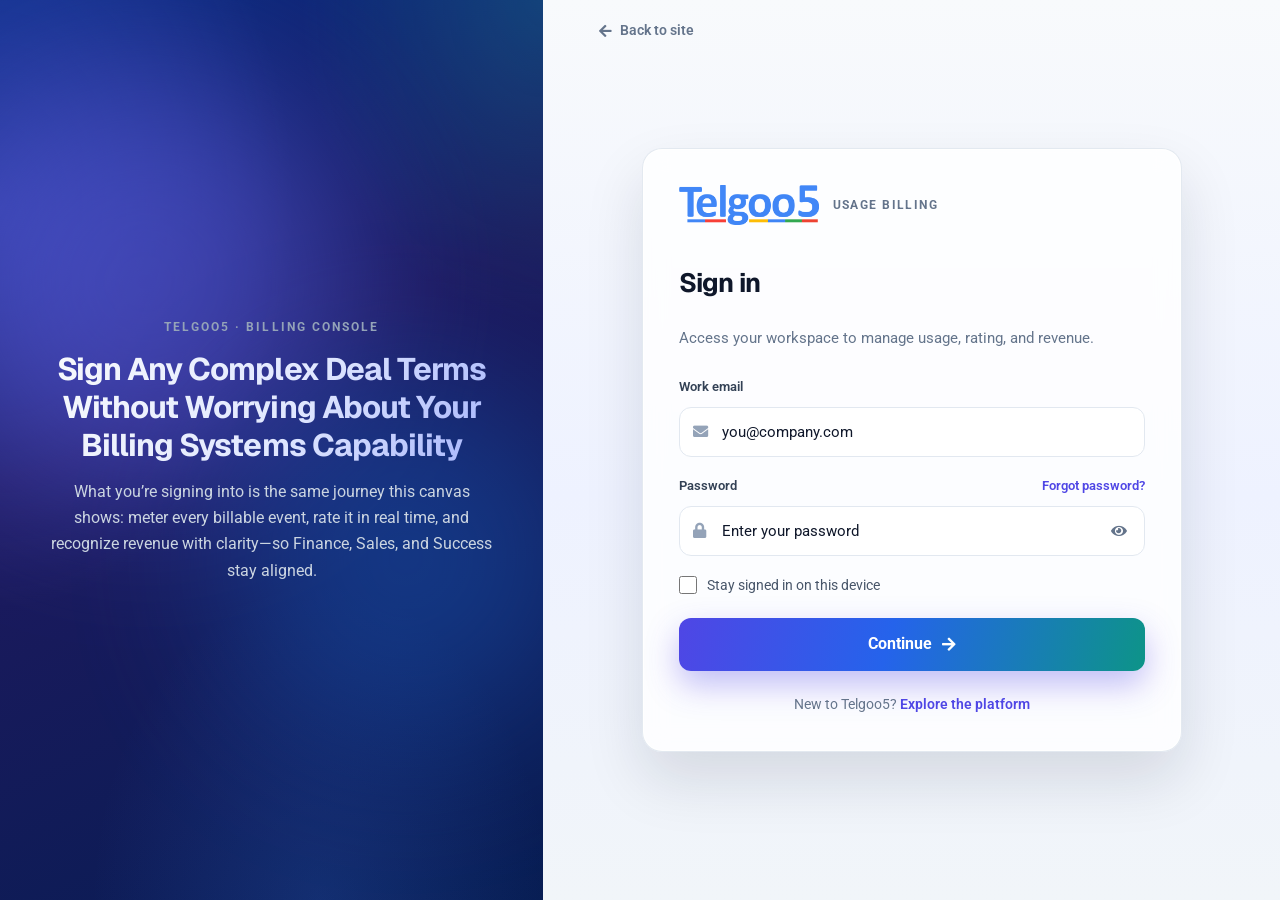
<file: login.html>
<!DOCTYPE html>
<html lang="en-US">

<head>
    <meta charset="UTF-8">
    <meta name="viewport" content="width=device-width, initial-scale=1">

    <title>Sign in — Telgoo5 Usage Billing</title>
    <meta name="robots" content="noindex,nofollow">
    <link rel="stylesheet" href="assets/css/bootstrap.css" media="all">
    <link rel="stylesheet" href="assets/css/jquery.bootstrap-touchspin.css" media="all">
    <link rel="stylesheet" href="assets/css/odometer-theme-default.css" media="all">
    <link rel="stylesheet" href="assets/css/jquery.mCustomScrollbar.min.css" media="all">
    <link rel="stylesheet" href="assets/css/flaticon.css" media="all">
    <link rel="stylesheet" href="assets/css/fontawesome.css" media="all">
    <link rel="stylesheet" href="assets/css/icofont.css" media="all">
    <link rel="stylesheet" href="assets/css/animate.css" media="all">
    <link rel="stylesheet" href="assets/css/owl.css" media="all">
    <link rel="stylesheet" href="assets/css/swiper.min.css" media="all">
    <link rel="stylesheet" href="assets/css/magnific-popup.css" media="all">
    <link rel="stylesheet" href="assets/css/meanmenu.min.css" media="all">
    <link rel="stylesheet" id="custom-animate-css" href="assets/css/custom-animate.css" media="all">
    <link rel="stylesheet" href="assets/css/global.css" media="all">
    <link rel="stylesheet" href="assets/css/header.css" media="all">
    <link rel="stylesheet" href="assets/css/footer.css" media="all">
    <link rel="stylesheet" href="assets/css/post-style.css" media="all">
    <link rel="stylesheet" href="assets/css/usage-billing-main.css" media="all">
    <link rel="stylesheet" href="assets/css/responsive-2.css" media="all">
    <link rel="stylesheet" href="assets/css/responsive.css" media="all">
    <link rel="stylesheet" href="assets/css/usage-billing-theme.css" media="all">
    <link rel="stylesheet" href="assets/css/theme-overrides.css" media="all">
    <link rel="stylesheet" href="assets/css/variables.css" media="all">
    <link rel="stylesheet" href="assets/css/custom.css" media="all">

    <link rel="stylesheet" href="assets/css/elementor-icons.min.css" media="all">
    <link rel="stylesheet" href="assets/css/elementor-frontend.min.css" media="all">
    <link rel="stylesheet" href="assets/css/elementor-post-5.css" media="all">
    <link rel="stylesheet" href="assets/css/elementor-post-428.css" media="all">
    <script src="assets/js/jquery-1.12.4-wp.js" id="jquery-core-js"></script>
    <script src="assets/js/jquery-migrate-1.4.1-wp.js" id="jquery-migrate-js"></script>
    <link rel="icon" href="assets/images/favicon.png" type="image/png">
    <link href="https://fonts.googleapis.com/css2?family=Geist:wght@100..900&family=Roboto:ital,wght@0,100..900;1,100..900&display=swap" rel="stylesheet">
</head>

<body class="site theme-usage-billing elementor-page page-login" data-elementor-device-mode="desktop">
    <div id="page" class="site page-wrapper page-wrapper--login">
        <main class="login-page">
            <div class="login-page__hero" aria-labelledby="login-hero-heading">
                <div class="login-page__mesh"></div>
                <div class="login-page__glow login-page__glow--a"></div>
                <div class="login-page__glow login-page__glow--b"></div>
                <div class="login-page__hero-head">
                    <p class="login-page__kicker">Telgoo5 · Billing console</p>
                    <h2 id="login-hero-heading" class="login-page__hero-title">Sign Any Complex Deal Terms Without Worrying About Your Billing Systems Capability</h2>
                    <p class="login-page__hero-lead">What you’re signing into is the same journey this canvas shows: meter every
                        billable event, rate it in real time, and recognize revenue with clarity—so Finance, Sales, and Success
                        stay aligned.</p>
                </div>
              
            </div>

            <section class="login-page__panel">
                <a class="login-page__back" href="index.html"><i class="fas fa-arrow-left" aria-hidden="true"></i> Back to
                    site</a>

                <div class="login-page__card wow fadeInUp" data-wow-duration="700ms" data-wow-delay="0ms">
                    <div class="login-page__brand">
                        <img src="assets/images/logo.png" width="140" height="40" alt="Telgoo5"
                            class="login-page__logo">
                        <span class="login-page__product">Usage Billing</span>
                    </div>

                    <h1 class="login-page__title">Sign in</h1>
                    <p class="login-page__subtitle">Access your workspace to manage usage, rating, and revenue.</p>

                    <form class="login-page__form" id="login-form" action="#" method="post" novalidate autocomplete="on">
                        <div class="login-page__field">
                            <label for="login-email">Work email</label>
                            <div class="login-page__input-wrap">
                                <i class="fas fa-envelope login-page__input-icon" aria-hidden="true"></i>
                                <input id="login-email" name="email" type="email" autocomplete="username"
                                    placeholder="you@company.com" required>
                            </div>
                        </div>
                        <div class="login-page__field">
                            <div class="login-page__label-row">
                                <label for="login-password">Password</label>
                                <a class="login-page__link-muted" href="#">Forgot password?</a>
                            </div>
                            <div class="login-page__input-wrap login-page__input-wrap--pass">
                                <i class="fas fa-lock login-page__input-icon" aria-hidden="true"></i>
                                <input id="login-password" name="password" type="password" autocomplete="current-password"
                                    placeholder="Enter your password" required>
                                <button type="button" class="login-page__toggle-pass" id="login-toggle-pass"
                                    aria-label="Show password" aria-pressed="false">
                                    <i class="fas fa-eye" aria-hidden="true"></i>
                                </button>
                            </div>
                        </div>
                        <label class="login-page__remember">
                            <input type="checkbox" name="remember" value="1"> Stay signed in on this device
                        </label>
                        <button type="submit" class="login-page__submit">
                            <span>Continue</span>
                            <i class="fas fa-arrow-right" aria-hidden="true"></i>
                        </button>
                    </form>

                    <p class="login-page__footer-note">
                        New to Telgoo5? <a href="index.html">Explore the platform</a>
                    </p>
                </div>
            </section>
        </main>
    </div>

    <script src="assets/js/jquery-ui-core.min.js" id="jquery-ui-core-js"></script>
    <script src="assets/js/jquery-ui-widget.min.js" id="jquery-ui-widget-js"></script>
    <script src="assets/js/jquery-ui-mouse.min.js" id="jquery-ui-mouse-js"></script>
    <script src="assets/js/jquery-ui-slider.min.js" id="jquery-ui-slider-js"></script>
    <script src="assets/js/jquery-ui-button.min.js" id="jquery-ui-button-js"></script>
    <script src="assets/js/popper.min.js" id="popper-js"></script>
    <script src="assets/js/bootstrap.min.js" id="bootstrap-js"></script>
    <script src="assets/js/magnific-popup.min.js" id="magnific-popup-js"></script>
    <script src="assets/js/appear.js" id="appear-js"></script>
    <script src="assets/js/parallax.min.js" id="parallax-js"></script>
    <script src="assets/js/jquery.paroller.min.js" id="jquery-paroller-js"></script>
    <script src="assets/js/jquery.mCustomScrollbar.concat.min.js" id="mCustomScrollbar-js"></script>
    <script src="assets/js/owl.js" id="owl-js"></script>
    <script src="assets/js/wow.js" id="wow-js"></script>
    <script src="assets/js/swiper.min.js" id="swiper-js"></script>
    <script src="assets/js/touchspin.js" id="touchspin-js"></script>
    <script src="assets/js/odometer.js" id="odometer-js"></script>
    <script src="assets/js/mixitup.js" id="mixitup-js"></script>
    <script src="assets/js/jquery.meanmenu.min.js" id="jquery-meanmenu-js"></script>
    <script src="assets/js/jquery.marquee.min.js" id="jquery-marquee-js"></script>
    <script src="assets/js/nav-tool.js" id="nav-tool-js"></script>
    <script>var usage_billing_ajax_url = '#';</script>
    <script src="assets/js/usage-billing-script.js" id="usage-billing-script-js"></script>
    <script src="assets/js/elementor-webpack.runtime.min.js" id="elementor-webpack-runtime-js"></script>
    <script src="assets/js/elementor-frontend-modules.min.js" id="elementor-frontend-modules-js"></script>
    <script src="assets/js/jquery-ui-position.min.js" id="jquery-ui-position-js"></script>
    <script id="elementor-frontend-js-before">
        var elementorFrontendConfig = { "environmentMode": { "edit": false, "wpPreview": false, "isScriptDebug": false }, "i18n": { "shareOnFacebook": "Share on Facebook", "shareOnTwitter": "Share on Twitter", "pinIt": "Pin it", "download": "Download", "downloadImage": "Download image", "fullscreen": "Fullscreen", "zoom": "Zoom", "share": "Share", "playVideo": "Play Video", "previous": "Previous", "next": "Next", "close": "Close", "a11yCarouselPrevSlideMessage": "Previous slide", "a11yCarouselNextSlideMessage": "Next slide", "a11yCarouselFirstSlideMessage": "This is the first slide", "a11yCarouselLastSlideMessage": "This is the last slide", "a11yCarouselPaginationBulletMessage": "Go to slide" }, "is_rtl": false, "breakpoints": { "xs": 0, "sm": 480, "md": 768, "lg": 1025, "xl": 1440, "xxl": 1600 }, "responsive": { "breakpoints": { "mobile": { "label": "Mobile Portrait", "value": 767, "default_value": 767, "direction": "max", "is_enabled": true }, "mobile_extra": { "label": "Mobile Landscape", "value": 880, "default_value": 880, "direction": "max", "is_enabled": false }, "tablet": { "label": "Tablet Portrait", "value": 1024, "default_value": 1024, "direction": "max", "is_enabled": true }, "tablet_extra": { "label": "Tablet Landscape", "value": 1200, "default_value": 1200, "direction": "max", "is_enabled": false }, "laptop": { "label": "Laptop", "value": 1366, "default_value": 1366, "direction": "max", "is_enabled": false }, "widescreen": { "label": "Widescreen", "value": 2400, "default_value": 2400, "direction": "min", "is_enabled": false } }, "hasCustomBreakpoints": false }, "version": "3.35.3", "is_static": false, "experimentalFeatures": { "additional_custom_breakpoints": true, "home_screen": true, "global_classes_should_enforce_capabilities": true, "e_variables": true, "cloud-library": true, "e_opt_in_v4_page": true, "e_components": true, "e_interactions": true, "e_editor_one": true, "import-export-customization": true }, "urls": { "assets": "assets\\/js\\/", "ajaxurl": "#", "uploadUrl": "assets\\/images" }, "nonces": { "floatingButtonsClickTracking": "c80c25600b" }, "swiperClass": "swiper", "settings": { "page": [], "editorPreferences": [] }, "kit": { "active_breakpoints": ["viewport_mobile", "viewport_tablet"], "global_image_lightbox": "yes", "lightbox_enable_counter": "yes", "lightbox_enable_fullscreen": "yes", "lightbox_enable_zoom": "yes", "lightbox_enable_share": "yes", "lightbox_title_src": "title", "lightbox_description_src": "description" }, "post": { "id": 0, "title": "Login", "excerpt": "", "featuredImage": false } };
    </script>
    <script src="assets/js/elementor-frontend.min.js" id="elementor-frontend-js"></script>
    <span id="elementor-device-mode" class="elementor-screen-only"></span>
    <script src="assets/js/main.js" defer></script>
    <script>
(function () {
  var btn = document.getElementById('login-toggle-pass');
  var input = document.getElementById('login-password');
  if (btn && input) {
    btn.addEventListener('click', function () {
      var show = input.type === 'password';
      input.type = show ? 'text' : 'password';
      btn.setAttribute('aria-pressed', show ? 'true' : 'false');
      btn.setAttribute('aria-label', show ? 'Hide password' : 'Show password');
      var icon = btn.querySelector('i');
      if (icon) {
        icon.className = show ? 'fas fa-eye-slash' : 'fas fa-eye';
      }
    });
  }
  var form = document.getElementById('login-form');
  if (form) {
    form.addEventListener('submit', function (e) {
      e.preventDefault();
      if (!form.checkValidity()) return;
    });
  }
})();
    </script>
</body>

</html>
</file>
<file: assets/css/odometer-theme-default.css>
.odometer.odometer-auto-theme, .odometer.odometer-theme-default {
  display: inline-block;
  vertical-align: middle;
  *vertical-align: auto;
  *zoom: 1;
  *display: inline;
  position: relative;
}
.odometer.odometer-auto-theme .odometer-digit, .odometer.odometer-theme-default .odometer-digit {
  display: inline-block;
  vertical-align: middle;
  *vertical-align: auto;
  *zoom: 1;
  *display: inline;
  position: relative;
}
.odometer.odometer-auto-theme .odometer-digit .odometer-digit-spacer, .odometer.odometer-theme-default .odometer-digit .odometer-digit-spacer {
  display: inline-block;
  vertical-align: middle;
  *vertical-align: auto;
  *zoom: 1;
  *display: inline;
  visibility: hidden;
}
.odometer.odometer-auto-theme .odometer-digit .odometer-digit-inner, .odometer.odometer-theme-default .odometer-digit .odometer-digit-inner {
  text-align: left;
  display: block;
  position: absolute;
  top: -3px;
  left: 0;
  right: -2px;
  bottom: 0;
  overflow: hidden;
  font-style:normal;
}
.odometer.odometer-auto-theme .odometer-digit .odometer-ribbon, .odometer.odometer-theme-default .odometer-digit .odometer-ribbon {
  display: block;
}
.odometer.odometer-auto-theme .odometer-digit .odometer-ribbon-inner, .odometer.odometer-theme-default .odometer-digit .odometer-ribbon-inner {
  display: block;
  -webkit-backface-visibility: hidden;
}
.odometer.odometer-auto-theme .odometer-digit .odometer-value, .odometer.odometer-theme-default .odometer-digit .odometer-value {
  display: block;
  -webkit-transform: translateZ(0);
}
.odometer.odometer-auto-theme .odometer-digit .odometer-value.odometer-last-value, .odometer.odometer-theme-default .odometer-digit .odometer-value.odometer-last-value {
  position: absolute;
}
.odometer.odometer-auto-theme.odometer-animating-up .odometer-ribbon-inner, .odometer.odometer-theme-default.odometer-animating-up .odometer-ribbon-inner {
  -webkit-transition: -webkit-transform 2s;
  -moz-transition: -moz-transform 2s;
  -ms-transition: -ms-transform 2s;
  -o-transition: -o-transform 2s;
  transition: transform 2s;
}
.odometer.odometer-auto-theme.odometer-animating-up.odometer-animating .odometer-ribbon-inner, .odometer.odometer-theme-default.odometer-animating-up.odometer-animating .odometer-ribbon-inner {
  -webkit-transform: translateY(-100%);
  -moz-transform: translateY(-100%);
  -ms-transform: translateY(-100%);
  -o-transform: translateY(-100%);
  transform: translateY(-100%);
}
.odometer.odometer-auto-theme.odometer-animating-down .odometer-ribbon-inner, .odometer.odometer-theme-default.odometer-animating-down .odometer-ribbon-inner {
  -webkit-transform: translateY(-100%);
  -moz-transform: translateY(-100%);
  -ms-transform: translateY(-100%);
  -o-transform: translateY(-100%);
  transform: translateY(-100%);
}
.odometer.odometer-auto-theme.odometer-animating-down.odometer-animating .odometer-ribbon-inner, .odometer.odometer-theme-default.odometer-animating-down.odometer-animating .odometer-ribbon-inner {
  -webkit-transition: -webkit-transform 2s;
  -moz-transition: -moz-transform 2s;
  -ms-transition: -ms-transform 2s;
  -o-transition: -o-transform 2s;
  transition: transform 2s;
  -webkit-transform: translateY(0);
  -moz-transform: translateY(0);
  -ms-transform: translateY(0);
  -o-transform: translateY(0);
  transform: translateY(0);
}

.odometer.odometer-auto-theme, .odometer.odometer-theme-default {
  line-height: 1.1em;
}
.odometer.odometer-auto-theme .odometer-value, .odometer.odometer-theme-default .odometer-value {
  text-align: center;
}
</file>
<file: assets/css/flaticon.css>
﻿@font-face {
  font-family: "Flaticon";
  src: url("../images/fonts/flaticon.eot");
  src: url("../images/fonts/flaticon.eot?#iefix") format("embedded-opentype"),
       url("../images/fonts/flaticon.woff") format("woff"),
       url("../images/fonts/flaticon.ttf") format("truetype"),
       url("../images/fonts/flaticon.svg#Flaticon") format("svg");
  font-weight: normal;
  font-style: normal;
}

i[class^="flaticon-"]:before, i[class*=" flaticon-"]:before {
    font-family: Flaticon !important;
    font-style: normal;
    font-weight: normal !important;
    font-variant: normal;
    text-transform: none;
    line-height: 1;
    -webkit-font-smoothing: antialiased;
    -moz-osx-font-smoothing: grayscale;
}

@media screen and (-webkit-min-device-pixel-ratio:0) {
  @font-face {
    font-family: "Flaticon";
    src: url("../images/fonts/flaticon.svg#Flaticon") format("svg");
  }
}

.flaticon-001-loupe:before {
    content: "\f101";
}
.flaticon-002-search-interface-symbol:before {
    content: "\f102";
}
.flaticon-017-plus:before {
    content: "\f103";
}
.flaticon-019-star:before {
    content: "\f104";
}
.flaticon-020-x-mark:before {
    content: "\f105";
}
.flaticon-027-click-1:before {
    content: "\f106";
}
.flaticon-028-click-2:before {
    content: "\f107";
}
.flaticon-029-money:before {
    content: "\f108";
}
.flaticon-030-linux-platform:before {
    content: "\f109";
}
.flaticon-031-uptime:before {
    content: "\f10a";
}
.flaticon-032-speedometer:before {
    content: "\f10b";
}
.flaticon-033-rush:before {
    content: "\f10c";
}
.flaticon-034-exchange:before {
    content: "\f10d";
}
.flaticon-035-right-arrow:before {
    content: "\f10e";
}
.flaticon-036-down:before {
    content: "\f10f";
}
.flaticon-037-down-arrow:before {
    content: "\f110";
}
.flaticon-038-arrow-down-sign-to-navigate:before {
    content: "\f111";
}
.flaticon-039-game-cube:before {
    content: "\f112";
}
.flaticon-040-game-cube-1:before {
    content: "\f113";
}
.flaticon-041-3d-cube:before {
    content: "\f114";
}
.flaticon-042-cloud:before {
    content: "\f115";
}
.flaticon-043-cloud-computing-1:before {
    content: "\f116";
}
.flaticon-045-right-arrow-1:before {
    content: "\f117";
}
.flaticon-052-discover:before {
    content: "\f118";
}
.flaticon-053-option:before {
    content: "\f119";
}
.flaticon-054-more:before {
    content: "\f11a";
}
.flaticon-055-menu:before {
    content: "\f11b";
}
.flaticon-065-scribble:before {
    content: "\f11c";
}
.flaticon-066-trainer:before {
    content: "\f11d";
}
.flaticon-070-instagram:before {
    content: "\f11e";
}
.flaticon-073-location-1:before {
    content: "\f11f";
}
.flaticon-074-check-mark:before {
    content: "\f120";
}
.flaticon-075-phone-call:before {
    content: "\f121";
}
.flaticon-076-cloud-computing-2:before {
    content: "\f122";
}
.flaticon-077-cloud-database:before {
    content: "\f123";
}
.flaticon-078-server-1:before {
    content: "\f124";
}
.flaticon-079-medal:before {
    content: "\f125";
}
.flaticon-080-control-panel:before {
    content: "\f126";
}
</file>
<file: assets/css/global.css>
/* Bloxic Furniture Business HTML Template */

/************ TABLE OF CONTENTS ***************

1. Fonts
2. Reset
3. Global
4. Main Header
5. Main Slider / Two / Three
6. 
7. 
8. 
9. 
10. 
11. 
12. 
13. 
14. 
15. 
16. 
17. 
18. 
19. 
20. 
21. 
22. 
23. 
24. 
25. 
26. 
27. 
28. 
29. 
30. 
31. 
32. 
33. 
34. 

**********************************************/

/* 
	
	font-family: 'Jost', sans-serif;
	font-family: 'DM Sans', sans-serif;
	font-family: 'Roboto', sans-serif;
	
*/

/*** 

====================================================================
	Root Code Variables
====================================================================

***/

/* Theme Color */

:root {
	
	/* #FFD000 in decimal RGB */
  --main-color: #ffd000;
  --main-color-rgb:255,208,0;

  --gradient1:#FF0F3A;
  --gradient2:#FF1376;
  --gradient3:#fd654e;
  --gradient4: #f28b28;

  
  
  /* #0F0F2D in decimal RGB */
  --color-two: rgb(15,15,45);
  --color-two-rgb:15,15,45;
  
  /* #EFEFEF in decimal RGB */
  --color-three: rgb(239,239,239);
  --color-three-rgb:239,239,239;
  
  /* #E8F4FF in decimal RGB */
  --color-four: rgb(232,244,255);
  --color-four-rgb:232,244,255;
  
  /* #2A2C30 in decimal RGB */
  --color-five: rgb(42,44,48);
  --color-five-rgb:42,44,48;
  
  /* #757689 in decimal RGB */
  --color-six: rgb(117,118,137);
  --color-six-rgb:117,118,137;
  
  /* #565B65 in decimal RGB */
  --color-seven: rgb(86,91,101);
  --color-seven-rgb:86,91,101;
  
  /* #EAF5FF in decimal RGB */
  --color-eight: rgb(234,245,255);
  --color-eight-rgb:234,245,255;
  
  /* #D9D9D9 in decimal RGB */
  --color-nine: rgb(217,217,217);
  --color-nine-rgb:217,217,217;
  
  /* #696871 in decimal RGB */
  --color-ten: rgb(105,104,113);
  --color-ten-rgb:105,104,113;
  
  /* #F53D5D in decimal RGB */
  --color-eleven: #F53D5D;
  --color-eleven-rgb:245,61,93;
  
  /* #23CD89 in decimal RGB */
  --color-twelve: #23CD89;
  --color-twelve-rgb:35,207,137;
  
  /* #E9E6E6 in decimal RGB */
  --color-thirteen: rgb(233,230,230);
  --color-thirteen-rgb:233,230,230;
  
  /* #1DE700 in decimal RGB */
  --color-fourteen: rgb(29,231,0);
  --color-fourteen-rgb:29,231,0;
  
  /* #565463 in decimal RGB */
  --color-fifteen: rgb(86,84,99);
  --color-fifteen-rgb:86,84,99;
  
  /* #2e93ee in decimal RGB */
  --color-sixteen: rgb(46,147,238);
  --color-sixteen-rgb:46,147,238;
  
  /* #FF22A7 in decimal RGB */
  --color-seventeen: rgb(255,34,167);
  --color-seventeen-rgb:255,34,167;
  
  /* #352A2E in decimal RGB */
  --color-eighteen: rgb(53,42,46);
  --color-eighteen-rgb:53,42,46;
  
  /* #358DDD in decimal RGB */
  --color-nineteen: rgb(53,141,221);
  --color-nineteen-rgb:53,141,221;
  
  /* #09F065 in decimal RGB */
  --color-twenty: rgb(9,240,101);
  --color-twenty-rgb:9,240,101;
  
  /* #08151F in decimal RGB */
  --color-twentyone: rgb(8,21,31);
  --color-twentyone-rgb:8,21,31;
  
  /* #6E6D79 in decimal RGB */
  --color-twentytwo: rgb(110,109,121);
  --color-twentytwo-rgb:110,109,121;
  
  /* #292930 in decimal RGB */
  --color-twentythree: rgb(41,41,48);
  --color-twentythree-rgb:41,41,48;
  
  /* #1F2044 in decimal RGB */
  --color-twentyfour: rgb(31,32,68);
  --color-twentyfour-rgb:31,32,68;
  
  /* #F4FAFF in decimal RGB */
  --color-twentyfive: rgb(244,250,255);
  --color-twentyfive-rgb:244,250,255;
  
  /* #565F66 in decimal RGB */
  --color-twentysix: rgb(86,95,102);
  --color-twentysix-rgb:86,95,102;
  
  /* #575A5C in decimal RGB */
  --color-twentyseven: rgb(87,90,92);
  --color-twentyseven-rgb:87,90,92;
  
  /* #F5F6F8 in decimal RGB */
  --color-twentyeight: rgb(245,246,248);
  --color-twentyeight-rgb:245,246,248;
  
  /* #E4E4E4 in decimal RGB */
  --color-twentynine: rgb(228,228,228);
  --color-twentynine-rgb:228,228,228;
  
  /* #F8F8F8 in decimal RGB */
  --color-thirty: rgb(248,248,248);
  --color-thirty-rgb:248,248,248;
  
  /* #FF1E1E in decimal RGB */
  --color-thirtyone: rgb(255,30,30);
  --color-thirtyone-rgb:255,30,30;
  
  /* #FF289C in decimal RGB */
  --color-thirtytwo: rgb(255,40,156);
  --color-thirtytwo-rgb:255,40,156;
  
  /* #FF7A00 in decimal RGB */
  --color-thirtythree: rgb(255,122,0);
  --color-thirtythree-rgb:255,122,0;
  
  /* #23EB03 in decimal RGB */
  --color-thirtyfour: rgb(35,235,3);
  --color-thirtyfour-rgb:35,235,3;
  
  /* #0075FF in decimal RGB */
  --color-thirtyfive: rgb(0,117,255);
  --color-thirtyfive-rgb:0,117,255;
  
  /* #F2F4F8 in decimal RGB */
  --color-thirtysix: rgb(242,244,248);
  --color-thirtysix-rgb:242,244,248;
  
  /* #182B39 in decimal RGB */
  --color-thirtyseven: rgb(24,43,57);
  --color-thirtyseven-rgb:24,43,57;
  
  /* #C8CFDD in decimal RGB */
  --color-thirtyeight: rgb(200,207,221);
  --color-thirtyeight-rgb:200,207,221;
  
  /* #152A38 in decimal RGB */
  --color-thirtynine: rgb(21,42,56);
  --color-thirtynine-rgb:21,42,56;
  
  /* #04F29C in decimal RGB */
  --color-fourty: rgb(4,242,156);
  --color-fourty-rgb:4,242,156;
  
  /* #FF0075 in decimal RGB */
  --color-fourtyone: rgb(255,0,117);
  --color-fourtyone-rgb:255,0,117;
  
  /* #FF1577 in decimal RGB */
  --color-fourtytwo: rgb(255,21,119);
  --color-fourtytwo-rgb:255,21,119;
  
  /* #CB14E9 in decimal RGB */
  --color-fourtythree: rgb(203,20,233);
  --color-fourtythree-rgb:203,20,233;
  
  /* #FF115E in decimal RGB */
  --color-fourtyfour: rgb(63 83 222);
  --color-fourtyfour-rgb:255,17,94;
  
  /* #F7F7FB in decimal RGB */
  --color-fourtyfive: rgb(247,247,251);
  --color-fourtyfive-rgb:247,247,251;
  
  /* #FF9314 in decimal RGB */
  --color-fourtysix: rgb(255,147,20);
  --color-fourtysix-rgb:255,147,20;
  
  /* #FE1E54 in decimal RGB */
  --color-fourtyseven: rgb(254,30,84);
  --color-fourtyseven-rgb:254,30,84;
  
  /* #E1EEFF in decimal RGB */
  --color-fourtyeight: rgb(225,238,255);
  --color-fourtyeight-rgb:225,238,255;
  
  /* #F3012B in decimal RGB */
  --color-fourtynine: rgb(243,1,43);
  --color-fourtynine-rgb:243,1,43;
  
  /* #F0F7FF in decimal RGB */
  --color-fifty: rgb(240,247,255);
  --color-fifty-rgb:240,247,255;
  
  /* #EFEBEB in decimal RGB */
  --color-fiftyone: rgb(239,235,235);
  --color-fiftyone-rgb:239,235,235;
  
  /* #F0F0F0 in decimal RGB */
  --color-fiftytwo: rgb(240,240,240);
  --color-fiftytwo-rgb:240,240,240;
  
  /* #F5F5F5 in decimal RGB */
  --color-fiftythree: rgb(245,245,245);
  --color-fiftythree-rgb:245,245,245;
  
  /* #0D0D0D in decimal RGB */
  --color-fiftyfour: rgb(13,13,13);
  --color-fiftyfour-rgb:13,13,13;
  
  /* #717171 in decimal RGB */
  --color-fiftyfive: rgb(113,113,113);
  --color-fiftyfive-rgb:113,113,113;
  
  /* #677294 in decimal RGB */
  --color-fiftysix: rgb(103,114,148);
  --color-fiftysix-rgb:103,114,148;
  
  /* #E6E6E6 in decimal RGB */
  --color-fiftyseven: rgb(230,230,230);
  --color-fiftyseven-rgb:230,230,230;
  
  /* #1A1616 in decimal RGB */
  --color-fiftyeight: rgb(26,22,22);
  --color-fiftyeight-rgb:26,22,22;
  
  /* #01182E in decimal RGB */
  --color-fiftynine: rgb(1,24,46);
  --color-fiftynine-rgb:1,24,46;
  
  /* #26262D in decimal RGB */
  --color-sixty: rgb(38,38,45);
  --color-sixty-rgb:38,38,45;
  
  /* #E9F4FF in decimal RGB */
  --color-sixtyone: rgb(233,244,255);
  --color-sixtyone-rgb:233,244,255;
  
  /* #8B8E9D in decimal RGB */
  --color-sixtytwo: rgb(139,142,157);
  --color-sixtytwo-rgb:139,142,157;
  
  /* #727A7D in decimal RGB */
  --color-sixtythree: rgb(114,122,125);
  --color-sixtythree-rgb:114,122,125;
  
  /* #838383 in decimal RGB */
  --color-sixtyfour: rgb(131,131,131);
  --color-sixtyfour-rgb:131,131,131;
  
  /* #E8E8E8 in decimal RGB */
  --color-sixtyfive: rgb(232,232,232);
  --color-sixtyfive-rgb:232,232,232;
  
  /* #777777 in decimal RGB */
  --color-sixtysix: rgb(119,119,119);
  --color-sixtysix-rgb:119,119,119;
  
  /* #888686 in decimal RGB */
  --color-sixtyseven: rgb(136,134,134);
  --color-sixtyseven-rgb:136,134,134;
  
  /* #656A7D in decimal RGB */
  --color-sixtyeight: rgb(101,106,125);
  --color-sixtyeight-rgb:101,106,125;
  
  
  
  /* #11007a in decimal RGB */
  --color-sixtynine: rgb(17,0,122);
  --color-sixtynine-rgb:17,0,122;
  
  /* #18029d in decimal RGB */
  --color-seventy: rgb(24,2,157);
  --color-seventy-rgb:24,2,157;
  
  /* #fc654e in decimal RGB */
  --color-seventyone: rgb(252,101,78);
  --color-seventyone-rgb:252,101,78;
  
  /* #666666 in decimal RGB */
  --color-seventytwo: rgb(102,102,102);
  --color-seventytwo-rgb:102,102,102;
  
  /* #ff8401 in decimal RGB */
  --color-seventythree: rgb(255,132,1);
  --color-seventythree-rgb:255,132,1;
  
  /* #f603e8 in decimal RGB */
  --color-seventyfour: rgb(246,3,232);
  --color-seventyfour-rgb:246,3,232;
  
  /* #0284fd in decimal RGB */
  --color-seventyfive: rgb(2,132,253);
  --color-seventyfive-rgb:2,132,253;
  
  /* #080230 in decimal RGB */
  --color-seventysix: rgb(8,2,48);
  --color-seventysix-rgb:8,2,48;
  
  /* #fc664d in decimal RGB */
  --color-seventyseven: rgb(252,102,77);
  --color-seventyseven-rgb:252,102,77;
  
  /* #eaf7ff in decimal RGB */
  --color-seventyeight: rgb(234,247,255);
  --color-seventyeight-rgb:234,247,255;
  
  /* #1434a8 in decimal RGB */
  --color-seventynine: rgb(20,52,168);
  --color-seventynine-rgb:20,52,168;
  
  /* #2a58fe in decimal RGB */
  --color-eighty: rgb(42,88,254);
  --color-eighty-rgb:42,88,254;
  
  /* #3682fe in decimal RGB */
  --color-eightyone: rgb(54,130,254);
  --color-eightyone-rgb:54,130,254;
  
  /* #010101 in decimal RGB */
  --color-eightytwo: rgb(1,1,1);
  --color-eightytwo-rgb:1,1,1;
  
  /* #1d079f in decimal RGB */
  --color-eightythree: rgb(29,7,159);
  --color-eightythree-rgb:29,7,159;
  
  /* #101010 in decimal RGB */
  --color-eightyfour: rgb(16,16,16);
  --color-eightyfour-rgb:16,16,16;
  
  /* #346bee in decimal RGB */
  --color-eightyfive: rgb(52,107,238);
  --color-eightyfive-rgb:52,107,238;
  
  /* #ff8102 in decimal RGB */
  --color-eightysix: rgb(255,129,2);
  --color-eightysix-rgb:255,129,2;
  
  /* #7a7a7a in decimal RGB */
  --color-eightyseven: rgb(122,122,122);
  --color-eightyseven-rgb:122,122,122;
  
  /* #00ccff in decimal RGB */
  --color-eightyeight: rgb(0,204,255);
  --color-eightyeight-rgb:0,204,255;
  
  /* #efa3ff in decimal RGB */
  --color-eightynine: rgb(239,163,255);
  --color-eightynine-rgb:239,163,255;
  
  
  
  
  
  /* #ffffff in decimal RGB */
  --white-color:rgb(255,255,255);
  --white-color-rgb:255,255,255;
  
  /* #000000 in decimal RGB */
  --black-color:rgb(0,0,0);
  --black-color-rgb:0,0,0;
  
  
  /* Fonts */
  
  --font-family-Jost: 'Roboto', sans-serif;
  --font-family-Cabin: 'Roboto', sans-serif;
  --font-family-DMSans: 'Roboto', sans-serif;
  --font-family-Roboto: 'Roboto', sans-serif;
  
  
/* Fonts Size's */
  
  --font-8: 8px;
  --font-10: 10px;
  --font-11: 11px;
  --font-12: 12px;
  --font-13: 13px;
  --font-14: 14px;
  --font-15: 15px;
  --font-16: 16px;
  --font-17: 17px;
  --font-18: 18px;
  --font-20: 20px;
  --font-22: 22px;
  --font-24: 24px;
  --font-26: 26px;
  --font-28: 28px;
  --font-30: 30px;
  --font-32: 32px;
  --font-34: 34px;
  --font-35: 35px;
  --font-36: 36px;
  --font-38: 38px;
  --font-40: 40px;
  --font-42: 42px;
  --font-44: 44px;
  --font-46: 46px;
  --font-48: 48px;
  --font-49: 49px;
  --font-50: 50px;
  --font-52: 52px;
  --font-54: 54px;
  --font-55: 55px;
  --font-56: 56px;
  --font-58: 58px;
  --font-60: 60px;
  --font-62: 62px;
  --font-64: 64px;
  --font-65: 65px;
  --font-66: 66px;
  --font-68: 68px;
  --font-70: 70px;
  --font-72: 72px;
  --font-74: 74px;
  --font-76: 76px;
  --font-78: 78px;
  --font-80: 80px;
  --font-85: 85px;
  --font-90: 90px;
  --font-95: 95px;
  --font-100: 100px;
  --font-110: 110px;
  --font-120: 120px;
  --font-150: 150px;
  --font-200: 200px;
  
  --margin-zero: 0px;
  
  /* Margin Left Variables */
  --margin-left-5: 5px;
  --margin-left-10: 10px;
  --margin-left-15: 15px;
  --margin-left-20: 20px;
  --margin-left-25: 25px;
  --margin-left-30: 30px;
  --margin-left-35: 35px;
  --margin-left-40: 40px;
  --margin-left-45: 45px;
  --margin-left-50: 50px;
  --margin-left-55: 55px;
  --margin-left-60: 60px;
  --margin-left-65: 65px;
  --margin-left-70: 70px;
  --margin-left-75: 75px;
  --margin-left-80: 80px;
  --margin-left-85: 85px;
  --margin-left-90: 90px;
  --margin-left-95: 95px;
  --margin-left-100: 100px;
  --margin-left-120: 120px;
  
  /* Margin Top Variables */
  --margin-top-5: 5px;
  --margin-top-10: 10px;
  --margin-top-15: 15px;
  --margin-top-20: 20px;
  --margin-top-25: 25px;
  --margin-top-30: 30px;
  --margin-top-35: 35px;
  --margin-top-40: 40px;
  --margin-top-45: 45px;
  --margin-top-50: 50px;
  --margin-top-55: 55px;
  --margin-top-60: 60px;
  --margin-top-65: 65px;
  --margin-top-70: 70px;
  --margin-top-75: 75px;
  --margin-top-80: 80px;
  --margin-top-85: 85px;
  --margin-top-90: 90px;
  --margin-top-95: 95px;
  --margin-top-100: 100px;
  --margin-top-120: 120px;
  --margin-top-140: 140px;
  --margin-top-150: 150px;
  
  /* Margin Right Variables */
  --margin-right-5: 5px;
  --margin-right-10: 10px;
  --margin-right-15: 15px;
  --margin-right-20: 20px;
  --margin-right-25: 25px;
  --margin-right-30: 30px;
  --margin-right-35: 35px;
  --margin-right-40: 40px;
  --margin-right-45: 45px;
  --margin-right-50: 50px;
  --margin-right-55: 55px;
  --margin-right-60: 60px;
  --margin-right-65: 65px;
  --margin-right-70: 70px;
  --margin-right-75: 75px;
  --margin-right-80: 80px;
  --margin-right-85: 85px;
  --margin-right-90: 90px;
  --margin-right-95: 95px;
  --margin-right-100: 100px;
  --margin-right-110: 110px;
  
  /* Margin Bottom Variables */
  --margin-bottom-5: 5px;
  --margin-bottom-10: 10px;
  --margin-bottom-15: 15px;
  --margin-bottom-20: 20px;
  --margin-bottom-25: 25px;
  --margin-bottom-30: 30px;
  --margin-bottom-35: 35px;
  --margin-bottom-40: 40px;
  --margin-bottom-45: 45px;
  --margin-bottom-50: 50px;
  --margin-bottom-55: 55px;
  --margin-bottom-60: 60px;
  --margin-bottom-65: 65px;
  --margin-bottom-70: 70px;
  --margin-bottom-75: 75px;
  --margin-bottom-80: 80px;
  --margin-bottom-85: 85px;
  --margin-bottom-90: 90px;
  --margin-bottom-95: 95px;
  --margin-bottom-100: 100px;
  --margin-bottom-150: 150px;
  --margin-bottom-200: 200px;
  
  
  --padding-zero: 0px;
  
  /* Padding Left Variables */
  --padding-left-5: 5px;
  --padding-left-10: 10px;
  --padding-left-15: 15px;
  --padding-left-20: 20px;
  --padding-left-25: 25px;
  --padding-left-30: 30px;
  --padding-left-35: 35px;
  --padding-left-40: 40px;
  --padding-left-45: 45px;
  --padding-left-50: 50px;
  --padding-left-55: 55px;
  --padding-left-60: 60px;
  --padding-left-65: 65px;
  --padding-left-70: 70px;
  --padding-left-75: 75px;
  --padding-left-80: 80px;
  --padding-left-85: 85px;
  --padding-left-90: 90px;
  --padding-left-95: 95px;
  --padding-left-100: 100px;
  --padding-left-110: 110px;
  --padding-left-115: 115px;
  --padding-left-120: 120px;
  --padding-left-130: 130px;
  --padding-left-140: 140px;
  --padding-left-150: 150px;
  --padding-left-160: 160px;
  --padding-left-170: 170px;
  --padding-left-180: 180px;
  --padding-left-190: 190px;
  --padding-left-200: 200px;
  --padding-left-240: 240px;
  --padding-left-290: 290px;
  
  /* Padding Top Variables */
  --padding-top-5: 5px;
  --padding-top-10: 10px;
  --padding-top-15: 15px;
  --padding-top-20: 20px;
  --padding-top-25: 25px;
  --padding-top-30: 30px;
  --padding-top-35: 35px;
  --padding-top-40: 40px;
  --padding-top-45: 45px;
  --padding-top-50: 50px;
  --padding-top-55: 55px;
  --padding-top-60: 60px;
  --padding-top-65: 65px;
  --padding-top-70: 70px;
  --padding-top-75: 75px;
  --padding-top-80: 80px;
  --padding-top-85: 85px;
  --padding-top-90: 90px;
  --padding-top-95: 95px;
  --padding-top-100: 100px;
  --padding-top-110: 110px;
  --padding-top-120: 120px;
  --padding-top-125: 125px;
  --padding-top-130: 130px;
  --padding-top-140: 140px;
  --padding-top-150: 150px;
  --padding-top-200: 200px;
  
  /* Padding Right Variables */
  --padding-right-5: 5px;
  --padding-right-10: 10px;
  --padding-right-15: 15px;
  --padding-right-20: 20px;
  --padding-right-25: 25px;
  --padding-right-30: 30px;
  --padding-right-35: 35px;
  --padding-right-40: 40px;
  --padding-right-45: 45px;
  --padding-right-50: 50px;
  --padding-right-55: 55px;
  --padding-right-60: 60px;
  --padding-right-65: 65px;
  --padding-right-70: 70px;
  --padding-right-75: 75px;
  --padding-right-80: 80px;
  --padding-right-85: 85px;
  --padding-right-90: 90px;
  --padding-right-95: 95px;
  --padding-right-100: 100px;
  --padding-right-110: 110px;
  --padding-right-120: 120px;
  --padding-right-150: 150px;
  --padding-right-160: 160px;
  --padding-right-170: 170px;
  --padding-right-180: 180px;
  --padding-right-200: 200px;
  --padding-right-220: 220px;
  --padding-right-240: 240px;
  --padding-right-250: 250px;
  --padding-right-260: 260px;
  
  /* Padding Bottom Variables */
  --padding-bottom-5: 5px;
  --padding-bottom-10: 10px;
  --padding-bottom-15: 15px;
  --padding-bottom-20: 20px;
  --padding-bottom-25: 25px;
  --padding-bottom-30: 30px;
  --padding-bottom-35: 35px;
  --padding-bottom-40: 40px;
  --padding-bottom-45: 45px;
  --padding-bottom-50: 50px;
  --padding-bottom-55: 55px;
  --padding-bottom-60: 60px;
  --padding-bottom-65: 65px;
  --padding-bottom-70: 70px;
  --padding-bottom-75: 75px;
  --padding-bottom-80: 80px;
  --padding-bottom-85: 85px;
  --padding-bottom-90: 90px;
  --padding-bottom-95: 95px;
  --padding-bottom-100: 100px;
  --padding-bottom-110: 110px;
  --padding-bottom-120: 120px;
  --padding-bottom-130: 130px;
  --padding-bottom-150: 150px;
  --padding-bottom-200: 200px;
  --padding-bottom-250: 250px;
  
}


/*** 

====================================================================
	Reset
====================================================================

 ***/
 
* {
	margin:0px;
	padding:0px;
	border:none;
	outline:none;
}

/*** 

====================================================================
	Global Settings
====================================================================

***/
html {
	scroll-behavior: smooth; }
body {
	font-family:var(--font-family-Jost);
	font-size:14px;
	color:var(--dark-color);
	line-height:1.6em;
	font-weight:400;
	-webkit-font-smoothing: antialiased;
	-moz-font-smoothing: antialiased;
}

.bordered-layout .page-wrapper{
	padding:0px 50px 0px;
}
.mt-60{
	margin-top: 60px;
}
a{
	text-decoration:none;
	cursor:pointer;
	color:var(--color-fourtyone);
}

.text-right{
	text-align:right;
}

.mCSB_inside > .mCSB_container{
	margin-right:var(--margin-zero) !important;
}

button,
a:hover,a:focus,a:visited{
	text-decoration:none;
	outline:none !important;
}

h1,h2,h3,h4,h5,h6 {
	position:relative;
	margin:0px;
	background:none;
	font-family: var(--font-family-Cabin);
}

input,button,select,textarea{
	
}

textarea{
	overflow:hidden;
}

a{
	-webkit-transition:all 300ms ease;
	-ms-transition:all 300ms ease;
	-o-transition:all 300ms ease;
	-moz-transition:all 300ms ease;
	transition:all 300ms ease;
}

.text,
p{
	position:relative;
	font-size:var(--font-16);
	color:var(--color-two);
	font-family: var(--font-family-Jost);
}

/* Typography */

h1{
	line-height:72px;
	font-weight:700;
	font-size:var(--font-70);
}

h2{
	line-height:50px;
	font-weight:700;
	font-size:var(--font-30);
}

h3{
	line-height:1.3em;
	font-weight:700;
	font-size:var(--font-28);
}

h4{
	line-height:1.4em;
	font-size:var(--font-24);
}

h5{
	line-height:1.4em;
	font-size:var(--font-22);
}

h6{
	line-height:1.6em;
	font-size:var(--font-18);
}

/*** 

====================================================================
	Social Icon One
====================================================================

***/

.social-icon-one{
	position:relative;
}

.social-icon-one li{
	position:relative;
	display:inline-block;
	margin-right:var(--margin-right-10);
}

.social-icon-one li a{
	position:relative;
	width:48px;
	height:48px;
	line-height:46px;
	text-align:center;
	border-radius:50px;
	display:inline-block;
	color:var(--white-color);
	border:1px solid rgba(var(--white-color-rgb), 0.1);
}

.social-icon-one li a:hover{
	color:var(--white-color);
	border-color:var(--main-color);
	background-color:var(--main-color);
}

.auto-container{
	position:static;
	max-width:1330px;
	padding:0px 15px;
	margin:0 auto;
}

.medium-container{
	position:static;
	max-width:1000px;
	padding:0px 15px;
	margin:0 auto;
}

.page-wrapper{
	position: relative;
    margin: 0 auto;
    width: 100%;
    min-width: 300px;
    overflow: hidden;
    min-height: calc(100vh - 95px);
}

ul,li{
	list-style:none;
	padding:0px;
	margin:0px;	
}

img{
	display:inline-block;
	max-width:100%;
}

.theme-btn{
	cursor:pointer;
	display:inline-block;
	transition:all 0.3s ease;
	-moz-transition:all 0.3s ease;
	-webkit-transition:all 0.3s ease;
	-ms-transition:all 0.3s ease;
	-o-transition:all 0.3s ease;
}

.centered{
	text-align:center;	
}

::-webkit-input-placeholder{color: inherit;}
::-moz-input-placeholder{color: inherit;}
::-ms-input-placeholder{color: inherit;}

/***

====================================================================
	Scroll To Top style
====================================================================

***/

.scroll-to-top{
	position:fixed;
	bottom:15px;
	right:15px;
	width:40px;
	height:40px;
	color:var(--color-fourtyone);
	font-size:var(--font-24);
	text-transform:uppercase;
	line-height:38px;
	text-align:center;
	z-index:100;
	cursor:pointer;
	background:var(--white-color);
	display:none;
	box-shadow:0px 0px 10px rgba(0,0,0,0.15);
	-webkit-transition:all 300ms ease;
	-ms-transition:all 300ms ease;
	-o-transition:all 300ms ease;
	-moz-transition:all 300ms ease;
	transition:all 300ms ease;
}

.scroll-to-top:hover{
	color:var(--white-color);
	background:linear-gradient(94.53deg, var(--gradient1) 1.27%, var(--gradient2) 102.78%);
}

/* List Style One */

.list-style-one{
	position:relative;
}

.list-style-one li{
	position:relative;
	font-weight:400;
	line-height:1.8em;
	color:var(--black-color);
	font-size:var(--font-16);
	margin-bottom:var(--margin-bottom-10);
	padding-left:var(--padding-left-40);
}

.list-style-one li strong{
	display:block;
}

.list-style-one li a{
	position:relative;
	color:var(--black-color);
	-webkit-transition:all 300ms ease;
	-moz-transition:all 300ms ease;
	-ms-transition:all 300ms ease;
	-o-transition:all 300ms ease;
	transition:all 300ms ease;
}

.list-style-one li a:hover{
	color:var(--main-color);
}

.list-style-one li .icon{
	position:absolute;
	left:0px;
	top:8px;
	line-height:1em;
	font-family: 'FontAwesome';
	color:var(--main-color);
	font-size:var(--font-24);
	-webkit-transition:all 300ms ease;
	-moz-transition:all 300ms ease;
	-ms-transition:all 300ms ease;
	-o-transition:all 300ms ease;
	transition:all 300ms ease;
}

/* Btn Style One */

.btn-style-one{
	position: relative;
	font-weight:500;
	overflow: hidden;
	text-align:center;
	padding: 18px 28px;
	border-radius:50px;
	display:inline-block;
	color: var(--white-color);
	font-size: var(--font-16);
	text-transform: capitalize;
	font-family: var(--font-family-Jost);
	background-color: var(--color-two);
}

.btn-style-one:before{
	-webkit-transition-duration: 800ms;
	transition-duration: 800ms;
	position: absolute;
	width: 200%;
	height: 200%;
	content: "";
	top: -200%;
	left: 50%;
	-webkit-transform: translateX(-50%);
	transform: translateX(-50%);
	border-radius: 50%;
	z-index: 1;
	background: var(--color-fourtyone);
}

.btn-style-one:hover:before{
	top: 0%;
}

.btn-style-one .btn-wrap{
	position:relative;
	z-index:1;
	float:left;
    overflow: hidden;
    display: inline-block;
}

.btn-style-one .btn-wrap .text-one{
	position: relative;
	display: block;
	color: var(--white-color);
	transition: all 0.3s ease;
    -o-transition: all 0.3s ease;
	-webkit-transition: all 0.3s ease;
}

.btn-style-one:hover .btn-wrap  .text-one:first-child{
	-webkit-transform: translateY(-150%);
    -ms-transform: translateY(-150%);
    transform: translateY(-150%);
}

.btn-style-one .btn-wrap .text-two{
	position: absolute;
    top: 100%;
    display: block;
	color: var(--white-color);
    -webkit-transition: all 0.3s ease;
    -o-transition: all 0.3s ease;
    transition: all 0.3s ease;
}

.btn-style-one:hover .btn-wrap .text-two{
	top: 50%;
    -webkit-transform: translateY(-50%); 
    -ms-transform: translateY(-50%);
    transform: translateY(-50%);
}

.btn-style-one:hover .btn-wrap .text-two{
	color: var(--white-color);
}

.btn-style-one:hover{
	
}

.btn-style-one:hover:before{
	top: -40%;
}

/* Btn Style Two */

.btn-style-two{
	position: relative;
	font-weight:500;
	height:62px;
	line-height:33px;
	overflow: hidden;
	text-align:center;
	border-radius:0px;
	display:inline-block;
	color: var(--black-color);
	font-size: var(--font-16);
	text-transform: uppercase;
	padding: 14px 14px 12px 22px;
	font-family: var(--font-family-Jost);
	background-color: var(--main-color);
}

.btn-style-two:before{
	-webkit-transition-duration: 800ms;
	transition-duration: 800ms;
	position: absolute;
	width: 200%;
	height: 200%;
	content: "";
	top: -200%;
	left: 50%;
	-webkit-transform: translateX(-50%);
	transform: translateX(-50%);
	border-radius: 50%;
	z-index: 1;
	background: var(--color-two);
}

.btn-style-two:hover:before{
	top: 0%;
}

.btn-style-two .btn-wrap{
	position:relative;
	z-index:1;
	float:left;
    overflow: hidden;
    display: inline-block;
}

.btn-style-two .btn-wrap .text-one{
	position: relative;
	display: block;
	color: var(--black-color);
	transition: all 0.3s ease;
    -o-transition: all 0.3s ease;
	-webkit-transition: all 0.3s ease;
}

.btn-style-two:hover .btn-wrap  .text-one:first-child{
	-webkit-transform: translateY(-150%);
    -ms-transform: translateY(-150%);
    transform: translateY(-150%);
}

.btn-style-two .btn-wrap .text-two{
	position: absolute;
    top: 100%;
    display: block;
	color: var(--white-color);
    -webkit-transition: all 0.3s ease;
    -o-transition: all 0.3s ease;
    transition: all 0.3s ease;
}

.btn-style-two:hover .btn-wrap .text-two{
	top: 50%;
    -webkit-transform: translateY(-50%); 
    -ms-transform: translateY(-50%);
    transform: translateY(-50%);
}

.btn-style-two:hover .btn-wrap .text-two{
	color: var(--white-color);
}

.btn-style-two .arrow{
	position:relative;
	width:37px;
	height:33px;
	z-index:1;
	overflow:hidden;
	line-height:33px;
	text-align:center;
	display:inline-block;
	color: var(--white-color);
	font-size:var(--font-14);
	font-family: "flaticon";
	margin-left:var(--margin-left-20);
	background-color: var(--black-color);
	-webkit-transition:all 300ms ease;
	-moz-transition:all 300ms ease;
	-ms-transition:all 300ms ease;
	-o-transition:all 300ms ease;
	transition:all 300ms ease;
}

.btn-style-two .arrow:before{
	display:inline-block;
	-webkit-transition:all 300ms ease;
	-moz-transition:all 300ms ease;
	-ms-transition:all 300ms ease;
	-o-transition:all 300ms ease;
	transition:all 300ms ease;
}

.btn-style-two:hover .arrow::before{
	transform:translateX(30px);
}

.btn-style-two .arrow:after{
	position:absolute;
	content: "\f10e";
	left:-16px;
	top:0px;
	text-align:center;
	color: var(--black-color);
	transition:all 500ms ease;
	-moz-transition:all 500ms ease;
	-webkit-transition:all 500ms ease;
	-ms-transition:all 500ms ease;
	-o-transition:all 500ms ease;
}

.btn-style-two:hover .arrow:after{
	transform:translateX(30px);
}

.btn-style-two:hover .arrow{
	color: var(--color-three);
	background-color: var(--main-color);
}

.btn-style-two:hover:before{
	top: -40%;
}

/* Btn Style Three */

.btn-style-three{
	position: relative;
	font-weight:500;
	line-height:33px;
	height:62px;
	overflow: hidden;
	text-align:center;
	border-radius:0px;
	display:inline-block;
	color: var(--black-color);
	font-size: var(--font-16);
	text-transform: uppercase;
	padding: 14px 14px 12px 22px;
	font-family: var(--font-family-Jost);
	background-color: var(--white-color);
	border:1px solid var(--black-color)
}

.btn-style-three:before{
	-webkit-transition-duration: 800ms;
	transition-duration: 800ms;
	position: absolute;
	width: 200%;
	height: 200%;
	content: "";
	top: -200%;
	left: 50%;
	-webkit-transform: translateX(-50%);
	transform: translateX(-50%);
	border-radius: 50%;
	z-index: 1;
	background: var(--color-two);
}

.btn-style-three:hover:before{
	top: 0%;
}

.btn-style-three .btn-wrap{
	position:relative;
	z-index:1;
	float:left;
    overflow: hidden;
    display: inline-block;
}

.btn-style-three .btn-wrap .text-one{
	position: relative;
	display: block;
	color: var(--black-color);
	transition: all 0.3s ease;
    -o-transition: all 0.3s ease;
	-webkit-transition: all 0.3s ease;
}

.btn-style-three:hover .btn-wrap  .text-one:first-child{
	-webkit-transform: translateY(-150%);
    -ms-transform: translateY(-150%);
    transform: translateY(-150%);
}

.btn-style-three .btn-wrap .text-two{
	position: absolute;
    top: 100%;
    display: block;
	color: var(--white-color);
    -webkit-transition: all 0.3s ease;
    -o-transition: all 0.3s ease;
    transition: all 0.3s ease;
}

.btn-style-three:hover .btn-wrap .text-two{
	top: 50%;
    -webkit-transform: translateY(-50%); 
    -ms-transform: translateY(-50%);
    transform: translateY(-50%);
}

.btn-style-three:hover .btn-wrap .text-two{
	color: var(--white-color);
}

.btn-style-three .arrow{
	position:relative;
	width:37px;
	height:33px;
	z-index:1;
	line-height:31px;
	text-align:center;
	overflow:hidden;
	display:inline-block;
	color: var(--black-color);
	font-family: "flaticon";
	-webkit-transition: all 0.3s ease;
    -o-transition: all 0.3s ease;
    transition: all 0.3s ease;
	margin-left:var(--margin-left-20);
	background-color: rgba(var(--black-color-rgb), 0.05);
}



.btn-style-three .arrow:before{
	display:inline-block;
	-webkit-transition:all 300ms ease;
	-moz-transition:all 300ms ease;
	-ms-transition:all 300ms ease;
	-o-transition:all 300ms ease;
	transition:all 300ms ease;
}

.btn-style-three:hover .arrow::before{
	transform:translateX(30px);
}

.btn-style-three .arrow:after{
	position:absolute;
	content: "\f10e";
	left:-16px;
	top:0px;
	text-align:center;
	color: var(--black-color);
	transition:all 500ms ease;
	-moz-transition:all 500ms ease;
	-webkit-transition:all 500ms ease;
	-ms-transition:all 500ms ease;
	-o-transition:all 500ms ease;
}

.btn-style-three:hover .arrow:after{
	transform:translateX(30px);
}



.btn-style-three:hover .arrow{
	color: var(--color-two);
	background-color: var(--main-color);
}

.btn-style-three:hover:before{
	top: -40%;
}

/* Btn Style Four */

.btn-style-four{
	position: relative;
	font-weight:500;
	line-height:33px;
	overflow: hidden;
	text-align:center;
	border-radius:50px;
	display:inline-block;
	color: var(--white-color);
	font-size: var(--font-16);
	text-transform: capitalize;
	padding: 6px 33px 6px;
	font-family: var(--font-family-Jost);
	background: linear-gradient(94.53deg, #3872e5 1.27%, #4531d6 102.78%);
}

.btn-style-four:before{
	-webkit-transition-duration: 800ms;
	transition-duration: 800ms;
	position: absolute;
	width: 200%;
	height: 200%;
	content: "";
	top: -200%;
	left: 50%;
	-webkit-transform: translateX(-50%);
	transform: translateX(-50%);
	border-radius: 50%;
	z-index: 1;
	background: var(--color-two);
}

.btn-style-four:hover:before{
	top: 0%;
}

.btn-style-four .btn-wrap{
	position:relative;
	z-index:1;
	float:left;
    overflow: hidden;
    display: inline-block;
}

.btn-style-four .btn-wrap .text-one{
	position: relative;
	display: block;
	color: var(--white-color);
	transition: all 0.3s ease;
    -o-transition: all 0.3s ease;
	-webkit-transition: all 0.3s ease;
}

.btn-style-four:hover .btn-wrap  .text-one:first-child{
	-webkit-transform: translateY(-150%);
    -ms-transform: translateY(-150%);
    transform: translateY(-150%);
}

.btn-style-four .btn-wrap .text-two{
	position: absolute;
    top: 100%;
    display: block;
	color: var(--white-color);
    -webkit-transition: all 0.3s ease;
    -o-transition: all 0.3s ease;
    transition: all 0.3s ease;
}

.btn-style-four:hover .btn-wrap .text-two{
	top: 50%;
    -webkit-transform: translateY(-50%); 
    -ms-transform: translateY(-50%);
    transform: translateY(-50%);
}

.btn-style-four:hover .btn-wrap .text-two{
	color: var(--white-color);
}

.btn-style-four .arrow{
	position:relative;
	z-index:1;
	top:1px;
	line-height:34px;
	text-align:center;
	display:inline-block;
	color: var(--white-color);
	font-family: "flaticon";
	-webkit-transition: all 0.3s ease;
    -o-transition: all 0.3s ease;
    transition: all 0.3s ease;
	margin-left:var(--margin-left-15);
}

.btn-style-four:hover .arrow{
	
}

.btn-style-four:hover:before{
	top: -40%;
}

/* Btn Style Five */

.btn-style-five{
	position: relative;
	font-weight:500;
	line-height:33px;
	overflow: hidden;
	text-align:center;
	border-radius:50px;
	display:inline-block;
	padding: 12px 33px 12px;
	color: var(--black-color);
	font-size: var(--font-16);
	text-transform: capitalize;
	font-family: var(--font-family-Jost);
	background-color:var(--white-color);
	box-shadow: 0px 4px 17px rgba(0, 0, 0, 0.07);
}

.btn-style-five:before{
	-webkit-transition-duration: 800ms;
	transition-duration: 800ms;
	position: absolute;
	width: 200%;
	height: 200%;
	content: "";
	top: -200%;
	left: 50%;
	-webkit-transform: translateX(-50%);
	transform: translateX(-50%);
	border-radius: 50%;
	z-index: 1;
	background: var(--color-two);
}

.btn-style-five:hover:before{
	top: 0%;
}

.btn-style-five .btn-wrap{
	position:relative;
	z-index:1;
	float:left;
    overflow: hidden;
    display: inline-block;
}

.btn-style-five .btn-wrap .text-one{
	position: relative;
	display: block;
	color: var(--black-color);
	transition: all 0.3s ease;
    -o-transition: all 0.3s ease;
	-webkit-transition: all 0.3s ease;
}

.btn-style-five:hover .btn-wrap  .text-one:first-child{
	-webkit-transform: translateY(-150%);
    -ms-transform: translateY(-150%);
    transform: translateY(-150%);
}

.btn-style-five .btn-wrap .text-two{
	position: absolute;
    top: 100%;
    display: block;
	color: var(--white-color);
    -webkit-transition: all 0.3s ease;
    -o-transition: all 0.3s ease;
    transition: all 0.3s ease;
}

.btn-style-five:hover .btn-wrap .text-two{
	top: 50%;
    -webkit-transform: translateY(-50%); 
    -ms-transform: translateY(-50%);
    transform: translateY(-50%);
}

.btn-style-five:hover .btn-wrap .text-two{
	color: var(--white-color);
}

.btn-style-five .arrow{
	position:relative;
	z-index:1;
	top:1px;
	line-height:34px;
	text-align:center;
	display:inline-block;
	color: var(--black-color);
	font-family: "flaticon";
	-webkit-transition: all 0.3s ease;
    -o-transition: all 0.3s ease;
    transition: all 0.3s ease;
	margin-left:var(--margin-left-15);
}

.btn-style-five:hover .arrow{
	color: var(--white-color);
}

.btn-style-five:hover:before{
	top: -40%;
}

/* Btn Style Six */

.btn-style-six{
	position: relative;
	font-weight:500;
	overflow: hidden;
	text-align:center;
	padding: 17px 28px;
	border-radius:50px;
	display:inline-block;
	color: var(--black-color);
	font-size: var(--font-16);
	text-transform: capitalize;
	font-family: var(--font-family-Jost);
	background-color: var(--main-color);
}

.btn-style-six:before{
	-webkit-transition-duration: 800ms;
	transition-duration: 800ms;
	position: absolute;
	width: 200%;
	height: 200%;
	content: "";
	top: -200%;
	left: 50%;
	-webkit-transform: translateX(-50%);
	transform: translateX(-50%);
	border-radius: 50%;
	z-index: 1;
	background: var(--white-color);
}

.btn-style-six:hover:before{
	top: 0%;
}

.btn-style-six .btn-wrap{
	position:relative;
	z-index:1;
	float:left;
    overflow: hidden;
    display: inline-block;
}

.btn-style-six .btn-wrap .text-one{
	position: relative;
	display: block;
	color: var(--black-color);
	transition: all 0.3s ease;
    -o-transition: all 0.3s ease;
	-webkit-transition: all 0.3s ease;
}

.btn-style-six:hover .btn-wrap  .text-one:first-child{
	-webkit-transform: translateY(-150%);
    -ms-transform: translateY(-150%);
    transform: translateY(-150%);
}

.btn-style-six .btn-wrap .text-two{
	position: absolute;
    top: 100%;
    display: block;
	color: var(--white-color);
    -webkit-transition: all 0.3s ease;
    -o-transition: all 0.3s ease;
    transition: all 0.3s ease;
}

.btn-style-six:hover .btn-wrap .text-two{
	top: 50%;
    -webkit-transform: translateY(-50%); 
    -ms-transform: translateY(-50%);
    transform: translateY(-50%);
}

.btn-style-six:hover .btn-wrap .text-two{
	color: var(--black-color);
}

.btn-style-six:hover{
	
}

.btn-style-six:hover:before{
	top: -40%;
}

.theme_color{
	color:var(--main-color);
}

img{
	display:inline-block;
	max-width:100%;
	height:auto;	
}

/* Btn Style Seven */

.btn-style-seven{
	position: relative;
	font-weight:500;
	line-height:33px;
	overflow: hidden;
	text-align:center;
	border-radius:50px;
	display:inline-block;
	color: var(--white-color);
	font-size: var(--font-16);
	text-transform: capitalize;
	padding: 10px 35px 10px;
	font-family: var(--font-family-Jost);
	background: linear-gradient(94.53deg, var(--gradient3) 1.27%, var(--gradient4) 102.78%);
}

.btn-style-seven:before{
	-webkit-transition-duration: 800ms;
	transition-duration: 800ms;
	position: absolute;
	width: 200%;
	height: 200%;
	content: "";
	top: -200%;
	left: 50%;
	-webkit-transform: translateX(-50%);
	transform: translateX(-50%);
	border-radius: 50%;
	z-index: 1;
	background: var(--color-two);
}

.btn-style-seven:hover:before{
	top: 0%;
}

.btn-style-seven .btn-wrap{
	position:relative;
	z-index:1;
	float:left;
    overflow: hidden;
    display: inline-block;
}

.btn-style-seven .btn-wrap .text-one{
	position: relative;
	display: block;
	color: var(--white-color);
	transition: all 0.3s ease;
    -o-transition: all 0.3s ease;
	-webkit-transition: all 0.3s ease;
}

.btn-style-seven:hover .btn-wrap  .text-one:first-child{
	-webkit-transform: translateY(-150%);
    -ms-transform: translateY(-150%);
    transform: translateY(-150%);
}

.btn-style-seven .btn-wrap .text-two{
	position: absolute;
    top: 100%;
    display: block;
	color: var(--white-color);
    -webkit-transition: all 0.3s ease;
    -o-transition: all 0.3s ease;
    transition: all 0.3s ease;
}

.btn-style-seven:hover .btn-wrap .text-two{
	top: 50%;
    -webkit-transform: translateY(-50%); 
    -ms-transform: translateY(-50%);
    transform: translateY(-50%);
}

.btn-style-seven:hover .btn-wrap .text-two{
	color: var(--white-color);
}

.btn-style-seven .arrow{
	position:relative;
	z-index:1;
	top:1px;
	line-height:34px;
	text-align:center;
	display:inline-block;
	color: var(--white-color);
	font-family: "flaticon";
	-webkit-transition: all 0.3s ease;
    -o-transition: all 0.3s ease;
    transition: all 0.3s ease;
	margin-left:var(--margin-left-10);
	transform:rotate(-45deg);
}

.btn-style-seven:hover .arrow{
	transform:rotate(0deg);
}

.btn-style-seven:hover:before{
	top: -40%;
}

/* Btn Style Eight */

.btn-style-eight{
	position: relative;
	font-weight:500;
	line-height:33px;
	overflow: hidden;
	text-align:center;
	border-radius:50px;
	display:inline-block;
	color: var(--white-color);
	font-size: var(--font-16);
	text-transform: capitalize;
	padding: 10px 35px 10px;
	font-family: var(--font-family-Jost);
	border:1px solid var(--white-color);
}

.btn-style-eight:before{
	-webkit-transition-duration: 800ms;
	transition-duration: 800ms;
	position: absolute;
	width: 200%;
	height: 200%;
	content: "";
	top: -200%;
	left: 50%;
	-webkit-transform: translateX(-50%);
	transform: translateX(-50%);
	border-radius: 50%;
	z-index: 1;
	background: linear-gradient(94.53deg, var(--gradient3) 1.27%, var(--gradient4) 102.78%);
}

.btn-style-eight:hover:before{
	top: 0%;
}

.btn-style-eight .btn-wrap{
	position:relative;
	z-index:1;
	float:left;
    overflow: hidden;
    display: inline-block;
}

.btn-style-eight .btn-wrap .text-one{
	position: relative;
	display: block;
	color: var(--white-color);
	transition: all 0.3s ease;
    -o-transition: all 0.3s ease;
	-webkit-transition: all 0.3s ease;
}

.btn-style-eight:hover .btn-wrap  .text-one:first-child{
	-webkit-transform: translateY(-150%);
    -ms-transform: translateY(-150%);
    transform: translateY(-150%);
}

.btn-style-eight .btn-wrap .text-two{
	position: absolute;
    top: 100%;
    display: block;
	color: var(--black-color);
    -webkit-transition: all 0.3s ease;
    -o-transition: all 0.3s ease;
    transition: all 0.3s ease;
}

.btn-style-eight:hover .btn-wrap .text-two{
	top: 50%;
    -webkit-transform: translateY(-50%); 
    -ms-transform: translateY(-50%);
    transform: translateY(-50%);
}

.btn-style-eight:hover .btn-wrap .text-two{
	color: var(--white-color);
}

.btn-style-eight .arrow{
	position:relative;
	z-index:1;
	top:1px;
	line-height:34px;
	text-align:center;
	display:inline-block;
	color: var(--white-color);
	font-family: "flaticon";
	-webkit-transition: all 0.3s ease;
    -o-transition: all 0.3s ease;
    transition: all 0.3s ease;
	margin-left:var(--margin-left-10);
	transform:rotate(-45deg);
}

.btn-style-eight:hover .arrow{
	transform:rotate(0deg);
	color: var(--white-color);
}

.btn-style-eight:hover:before{
	top: -40%;
}

.btn-style-eight:hover{
	border-color:#fd654e;
}

/* Btn Style Nine */

.btn-style-nine{
	position: relative;
	font-weight:500;
	line-height:33px;
	overflow: hidden;
	text-align:center;
	border-radius:50px;
	display:inline-block;
	color: var(--white-color);
	font-size: var(--font-16);
	text-transform: capitalize;
	padding: 10px 35px 10px;
	font-family: var(--font-family-Jost);
	background: linear-gradient(94.53deg, var(--color-seventynine) 1.27%, var(--color-eighty) 102.78%);
}

.btn-style-nine:before{
	-webkit-transition-duration: 800ms;
	transition-duration: 800ms;
	position: absolute;
	width: 200%;
	height: 200%;
	content: "";
	top: -200%;
	left: 50%;
	-webkit-transform: translateX(-50%);
	transform: translateX(-50%);
	border-radius: 50%;
	z-index: 1;
	background: linear-gradient(94.53deg, var(--gradient3) 1.27%, var(--gradient4) 102.78%);
}

.btn-style-nine:hover:before{
	top: 0%;
}

.btn-style-nine .btn-wrap{
	position:relative;
	z-index:1;
	float:left;
    overflow: hidden;
    display: inline-block;
}

.btn-style-nine .btn-wrap .text-one{
	position: relative;
	display: block;
	color: var(--white-color);
	transition: all 0.3s ease;
    -o-transition: all 0.3s ease;
	-webkit-transition: all 0.3s ease;
}

.btn-style-nine:hover .btn-wrap  .text-one:first-child{
	-webkit-transform: translateY(-150%);
    -ms-transform: translateY(-150%);
    transform: translateY(-150%);
}

.btn-style-nine .btn-wrap .text-two{
	position: absolute;
    top: 100%;
    display: block;
	color: var(--white-color);
    -webkit-transition: all 0.3s ease;
    -o-transition: all 0.3s ease;
    transition: all 0.3s ease;
}

.btn-style-nine:hover .btn-wrap .text-two{
	top: 50%;
    -webkit-transform: translateY(-50%); 
    -ms-transform: translateY(-50%);
    transform: translateY(-50%);
}

.btn-style-nine:hover .btn-wrap .text-two{
	color: var(--white-color);
}

.btn-style-nine .arrow{
	position:relative;
	z-index:1;
	top:1px;
	line-height:34px;
	text-align:center;
	display:inline-block;
	color: var(--white-color);
	font-family: "flaticon";
	-webkit-transition: all 0.3s ease;
    -o-transition: all 0.3s ease;
    transition: all 0.3s ease;
	margin-left:var(--margin-left-10);
	transform:rotate(-45deg);
}

.btn-style-nine:hover .arrow{
	transform:rotate(0deg);
}

.btn-style-nine:hover:before{
	top: -40%;
}


/*** 

====================================================================
	Section Title
====================================================================

***/

.sec-title{
	position:relative;
	z-index:1;
	margin-bottom:var(--margin-bottom-45);
}

.sec-title .title{
	position:relative;
	font-weight:500;
	padding:2px 20px;
	border-radius:50px;
	display:inline-block;
	letter-spacing: 0.07em;
	color:var(--black-color);
	text-transform:uppercase;
	font-size:var(--font-14);
	background-color:var(--white-color);
	box-shadow: 0px 4px 14px rgba(0, 0, 0, 0.05);
}

.sec-title h2{
	position:relative;
	margin-top:var(--margin-top-20);
}

.sec-title h2 span{
	position:relative;
}

.sec-title h2 span:before{
	position:absolute;
	content:'';
	left:12px;
	top:0px;
	right:15px;
	bottom:0px;
	z-index:-1;
	background-color:var(--main-color);
}

.sec-title .text{
	line-height:30px;
	font-size:var(--font-20);
	color:var(--color-fifteen);
	margin-top:var(--margin-top-20);
}

.sec-title.light .text{
	color:var(--color-six);
}

.sec-title.light h2{
	color:var(--white-color);
}

.sec-title.centered{
	text-align: center !important;
}

.sec-title.style-two .title span{
	background: linear-gradient(90deg, var(--color-fourtyone) 0%, var(--color-fourtytwo) 50%, var(--color-fourtythree) 100%);
    -webkit-background-clip: text;
    -webkit-text-fill-color: transparent;
}

/* Custom Select */

.form-group .ui-selectmenu-button.ui-button{
	width:100%;
	font-style:normal;
	line-height:28px;
	font-weight:500;
	font-size:var(--font-16);
	color:var(--color-six);
	padding: 0px 0px;
	border:0px;
    background-color: var(--white-color);
	font-family: var(--font-family-Jost);
}

.form-group .ui-button .ui-icon{
	background:none;
	position:relative;
	top:12px;
	text-indent:0px;
	color:#a5a5a5;	
}

.form-group .ui-button .ui-icon:before{
	font-family: 'FontAwesome';
	content: "\f107";
	position:absolute;
	right:0px;
	top:2px !important;
	top:13px;
	width:10px;
	height:20px;
	display:block;
	line-height:20px;
	font-size:var(--font-16);
	font-weight:normal;
	text-align:center;
	z-index:5;
	color:var(--color-fiftyfour);
}

.ui-menu .ui-menu-item{
	font-size:var(--font-14);
}

.ui-menu .ui-menu-item:last-child{
	border:none;	
}

.ui-state-active, .ui-widget-content .ui-state-active{
	background-color:var(--main-color) !important;
	border-color:var(--main-color) !important;
}

.ui-menu .ui-menu-item-wrapper{
	position:relative;
	display:block;
	padding:8px 20px;
	line-height:24px;
	font-size:var(--font-14);
}

.ui-menu-item:hover{
	background-color:var(--main-color);
}


/*** 

====================================================================
	Section Title Two
====================================================================

***/

.sec-title-two{
	position:relative;
	z-index:1;
}

.sec-title-two .sub-title{
	position:relative; 
	font-weight:500;
	letter-spacing:1px;
	text-transform:uppercase;
	font-size:var(--font-16);
	color:var(--color-seventyseven);
	margin-top:var(--margin-top-20);
}

.sec-title-two .sub-title.style-two{
	color:var(--color-eightyone);
}

.sec-title-two h2{
	position:relative;
	font-weight:600;
	color:var(--color-seventysix);
	font-family: var(--font-family-Jost);
}

.sec-title-two h2 span{
	position:relative;
	color:var(--color-seventy);
}

.sec-title-two.style-two h2 span{
	color:var(--color-eightysix);
}

.sec-title-two .text{
	line-height:28px;
	font-size:var(--font-18);
	color:var(--color-seventytwo);
	margin-top:var(--margin-top-25);
}

.sec-title-two.light h2{
	color:var(--white-color);
}


.cursor1 {
  position: fixed;
  width: 40px;
  height: 40px;
  border: 1px solid var(--main-color);
  border-radius: 50%;
  left: 0;
  top: 0;
  pointer-events: none;
  -webkit-transform: translate(-50%, -50%);
          transform: translate(-50%, -50%);
  -webkit-transition: 0.15s;
  transition: 0.15s;
  z-index: 999;
}
@media only screen and (min-width: 992px) and (max-width: 1199px) {
  .cursor1 {
    display: none;
  }
}
@media only screen and (min-width: 768px) and (max-width: 991px) {
  .cursor1 {
    display: none;
  }
}
@media only screen and (max-width: 767px) {
  .cursor1 {
    display: none;
  }
}
.cursor2 {
  position: fixed;
  width: 8px;
  height: 8px;
  background-color:  var(--main-color);
  border-radius: 50%;
  left: 0;
  top: 0;
  pointer-events: none;
  -webkit-transform: translate(-50%, -50%);
          transform: translate(-50%, -50%);
  -webkit-transition: 0.2s;
  transition: 0.2s;
  z-index: 999;
}
@media only screen and (min-width: 992px) and (max-width: 1199px) {
  .cursor2 {
    display: none;
  }
}
@media only screen and (min-width: 768px) and (max-width: 991px) {
  .cursor2 {
    display: none;
  }
}
@media only screen and (max-width: 767px) {
  .cursor2 {
    display: none;
  }
}
.mb-50{
	margin-bottom: 50px;
}
</file>
<file: assets/css/header.css>
/*** 

====================================================================
	Header style One
====================================================================

***/

.main-header{
	position:absolute;
	left:0px;
	top:0px;
	right:0px;
	z-index:99;
	width:100%;
}

.header-top{
	position:relative;
	padding:4px 0px;
}

.header-top .phone .tag{
	position:relative;
	letter-spacing:2px;
	padding:2px 10px;
	color:var(--white-color);
	text-transform:uppercase;
	background-color:var(--black-color);
	margin-right:var(--margin-right-25);
}

.header-top .phone{
	position:relative;
	font-weight:500;
	display:inline-block;
	color:var(--black-color);
	font-size:var(--font-16);
	padding-right:var(--padding-right-15);
}

.header-top .phone:before{
	position: absolute;
    content: "\f107";
    right: 0px;
	top:-1px;
	font-size:var(--font-14);
    font-family: 'Font Awesome 5 pro';
}

.header-top .phone:hover{
	color:var(--main-color);
}

.header-top.style-two .phone:hover{
	color:var(--white-color);
}

.header-top .text{
	font-weight:500;
	color:var(--black-color);
}
.header-top .text p{
	margin-bottom: 0;
}
.header-top .text span{
	color:var(--main-color);
}

.header-top.style-two{
	background-color:var(--main-color);
}

.header-top.style-two .text span{
	color:var(--black-color);
}

.header-style-three{
	position:absolute;
}
.main-header.fixed-header.header-style-three .sticky-header {
    padding: 10px 0;
}
header.main-header.header-style-three .header-lower {
    padding: 10px 0;
}
.admin-bar .main-header.fixed-header .sticky-header {
    margin-top: 32px;
}
.main-header.header-style-three .logo-box{
	padding:12px 0px;
}

.main-header.header-style-three .main-menu .navigation > li > a{
	border-radius:50px;
	padding:2px 15px 2px 15px !important;
}

.main-header.header-style-three .main-menu .navigation > li.dropdown > a{
	border-radius:50px;
	padding:2px 30px 2px 15px !important;
}

.main-header.header-style-three .main-menu .navigation > li.dropdown > a:before{
	right:15px;
}

.main-header.header-style-three .main-menu .navigation > li{
	margin-right:var(--margin-right-30);
}

.main-header.header-style-three .main-menu .navigation > li > a > span{
	top:-5px;
	color:var(--white-color);
	background-color:var(--color-fourty);
}


.main-header.header-style-three .login-box{
	position:relative;
}

.main-header.header-style-three .login-box a{
	position:relative;
	font-weight:500;
	padding:18px 35px;
	font-size:var(--font-15);
	color:var(--black-color);
	box-shadow: 0px 4px 9px rgba(0, 0, 0, 0.03);
}

.main-header.header-style-three .nav-toggle-btn{
	width:auto;
	margin-left:var(--margin-zero);
	margin-left:var(--margin-left-35);
}

.main-header.header-style-three .nav-toggle-btn::before{
	display:none;
}

.header-style-four #open_offcanvas::before{
	opacity:0.50;
	background-color:var(--white-color);
}

.header-style-four .header-top .phone,
.header-style-four .header-top .text,
.main-header.header-style-four .register > button,
.main-header.header-style-four .language > button,
.main-header.header-style-four .contact-dropdown > button,
.main-header.header-style-four .main-menu .navigation > li > a{
	color:var(--white-color);
}

.main-header.header-style-four .nav-toggle-btn:before{
	opacity:0.70;
}

.main-header.header-style-four .header-lower .nav-outer:before{
	display:none;
}

.main-header.header-style-four .cart-box img{
	filter: invert(100);
}

.main-header.header-style-four #open_offcanvas .bars-outer span{
	background-color:var(--white-color);
}

.main-header.header-style-four .sticky-header .main-menu .navigation > li > a{
	color:var(--black-color);
}

/* Header Style Two */

.header-top-two{
	position:relative;
	padding:10px 0px;
}

.header-top-two .offer{
	position:relative;
	font-weight:500;
	font-size:var(--font-16);
	color:var(--white-color);
}


.header-top-two .offer .tag{
	position:relative;
	font-weight:600;
	letter-spacing:2px;
	padding:3px 10px;
	border-radius:3px;
	font-size:var(--font-14);
	text-transform:uppercase;
	margin-right:var(--margin-right-15);
	border:1px solid rgba(255,255,255,0.25);
	background-color:rgba(255,255,255,0.05);
}
.header-top-two .offer img {
    margin-right: 10px;
}
.header-top-two .offer a{
	position:relative;
	color:var(--white-color);
	text-decoration:underline;
}

.header-top-two .support{
	position:relative;
	font-weight:500;
	font-size:var(--font-16);
	color:var(--white-color);
	text-decoration:underline;
}

.header-top-two .phone{
	position:relative;
	font-weight:500;
	font-size:var(--font-16);
	color:var(--white-color);
	margin-left:var(--margin-left-25);
}

.header-top-two .social-box{
	position:relative;
	margin-left:var(--margin-left-15);
}

.header-top-two .social-box li{
	position:relative;
	display:inline-block;
	margin-left:var(--margin-left-15);
}

.header-top-two .social-box li a{
	position:relative;
	opacity:0.70;
	font-size:var(--font-16);
	color:var(--white-color);
}

.header-top-two .social-box li a:hover{
	opacity:1;
}

.main-header.header-style-three .logo-box:before,
.main-header.header-style-three .header-lower .nav-outer:before,
.main-header.header-style-three .main-menu .navigation > li > a:after{
	display:none;
}

.main-header .header-upper{
	position:relative;
}

.main-header .main-box{
	position:relative;
	padding:0px 0px;
	left:0px;
	top:0px;
	width:100%;
	background:none;
	-webkit-transition:all 300ms ease;
	-ms-transition:all 300ms ease;
	-o-transition:all 300ms ease;
	-moz-transition:all 300ms ease;
	transition:all 300ms ease;
}

.main-header .main-box .outer-container{
	position:relative;
	padding:0px 40px;
}

.main-header .logo-box{
	position:relative;
	z-index:10;
	padding:0px 12px;
}

.main-header.header-style-two .logo-box{
	padding:var(--padding-zero);
}

.main-header.header-style-two #open_offcanvas{
	display:none;
}

.main-header.header-style-three #open_offcanvas{
	width:auto;
	margin-left:var(--margin-left-30);
}

.main-header.header-style-three #open_offcanvas:before{
	display:none;
}

.main-header.header-style-three .logo-box{
	padding:15px 0px;
}

.main-header .logo-box:before{
	position:absolute;
	content:'';
	left:0px;
	top:0px;
	right:0px;
	bottom:-23px;
}

.main-header .logo-box .logo img{
	display:inline-block;
	max-width:100%;
	-webkit-transition:all 300ms ease;
	-ms-transition:all 300ms ease;
	-o-transition:all 300ms ease;
	-moz-transition:all 300ms ease;
	transition:all 300ms ease;	
	height: 30px;
}

.main-header .logo-box .logo{
	position:relative;
}

.main-header .header-lower{
	position:relative;
	transition:all 500ms ease;
	-moz-transition:all 500ms ease;
	-webkit-transition:all 500ms ease;
	-ms-transition:all 500ms ease;
	-o-transition:all 500ms ease;
}

.main-header .header-lower .nav-outer{
	position:relative;
	margin-right:-50px;
}

.main-header .header-lower .nav-outer:before{
	position:absolute;
	content:'';
	right:0px;
	top:0px;
	bottom:0px;
	width:250%;
	border-radius:0px 50px 50px 0px;
	background-color:var(--white-color);
}

.main-header .header-upper .logo-box{
	position: relative;
	padding:10px 0px 10px;
}

.main-header .header-upper .logo-box .logo{
	position:relative;
}

/* Main Menu */

.main-header .main-menu{
	position:relative;
	-webkit-transition:all 300ms ease;
	-ms-transition:all 300ms ease;
	-o-transition:all 300ms ease;
	-moz-transition:all 300ms ease;
	transition:all 300ms ease;
}

.main-header .main-menu .navbar-collapse{
	padding:0px;
	display:block;
}

.main-header .header-lower .main-menu .navigation{
	position:relative;
}

.main-header .main-menu .navigation > li{
	position:relative;
	display:inline-block;
	transition:all 500ms ease;
	-moz-transition:all 500ms ease;
	-webkit-transition:all 500ms ease;
	-ms-transition:all 500ms ease;
	-o-transition:all 500ms ease;
	margin-right:var(--margin-right-60);
}

.main-header .main-menu .navigation > li.dropdown > a{
	padding-right:15px;
}

.main-header .main-menu .navigation > li.dropdown > a:before{
	position: absolute;
    content: "\f107";
    right: 0px;
	font-family: 'Font Awesome 5 Pro';
	font-weight: 300;
}

/* .main-header .main-menu .navigation > li.dropdown:hover > a:before{
	-webkit-animation: icon-bounce 0.8s ease-out infinite;
    animation: icon-bounce 0.8s ease-out infinite;
} */

.main-header .sticky-header .nav-outer .options-box{
	margin-top:var(--margin-top-40);
}

/*Sticky Header*/

.main-header .sticky-header{
	position:fixed;
	opacity:0;
	visibility:hidden;
	left:0px;
	top:0px;
	width:100%;
	padding:0px 0px;
	z-index:0;
	transition:all 500ms ease;
	-moz-transition:all 500ms ease;
	-webkit-transition:all 500ms ease;
	-ms-transition:all 500ms ease;
	-o-transition:all 500ms ease;
	background-color:var(--white-color);
	box-shadow:0px 0px 10px rgba(0,0,0,0.10);
}

.main-header .sticky-header .mobile-nav-toggler{
	display:none;
	cursor:pointer;
}

.main-header .sticky-header .logo{
	position:relative;
	padding:7px 0px;
}

.main-header.fixed-header .sticky-header{
	z-index:999;
	opacity:1;
	visibility:visible;
	-ms-animation-name: fadeInDown;
	-moz-animation-name: fadeInDown;
	-op-animation-name: fadeInDown;
	-webkit-animation-name: fadeInDown;
	animation-name: fadeInDown;
	-ms-animation-duration: 500ms;
	-moz-animation-duration: 500ms;
	-op-animation-duration: 500ms;
	-webkit-animation-duration: 500ms;
	animation-duration: 500ms;
	-ms-animation-timing-function: linear;
	-moz-animation-timing-function: linear;
	-op-animation-timing-function: linear;
	-webkit-animation-timing-function: linear;
	animation-timing-function: linear;
	-ms-animation-iteration-count: 1;
	-moz-animation-iteration-count: 1;
	-op-animation-iteration-count: 1;
	-webkit-animation-iteration-count: 1;
	animation-iteration-count: 1;	
}

.main-header .main-menu .navigation > li > a{
	position:relative;
	display:block;
	text-align:center;
	line-height:30px;
	font-weight:400;
	padding:32px 0px;
	letter-spacing:0px;
	color:var(--black-color);
	font-size:var(--font-18);
	text-transform: capitalize;
	transition:all 500ms ease;
	-moz-transition:all 500ms ease;
	-webkit-transition:all 500ms ease;
	-ms-transition:all 500ms ease;
	-o-transition:all 500ms ease;
	font-family:var(--font-family-Jost);
}

.main-header .main-menu .navigation > li > a > span{
	position:absolute;
	right:-25px;
	top:20px;
	width:42px;
	height:16px;
	font-weight:600;
	line-height:1.6em;
	border-radius:50px;
	letter-spacing:1px;
	font-size:var(--font-11);
	text-transform:uppercase;
	color:var(--black-color);
	background-color:var(--main-color);
}
.main-header.fixed-header.style__tw .sticky-header .main-menu .navigation > li > a {
    color: #000;
}

.main-header .sticky-header .main-menu .navigation > li{
	position:relative;
}

.main-header .sticky-header .main-menu .navigation > li:last-child{
	margin-right:var(--margin-zero);
}

.main-header .main-menu .navigation > li:last-child ul{
	right:0px;
}

.main-header .main-menu .navigation > li > a:after{
	position:absolute;
	content:'';
	left:-14px;
	top:32px;
	width:83px;
	height:30px;
	opacity:0;
	transition:all 500ms ease;
	-moz-transition:all 500ms ease;
	-webkit-transition:all 500ms ease;
	-ms-transition:all 500ms ease;
	-o-transition:all 500ms ease;
}

.main-header .main-menu .navigation > li:hover > a::after,
.main-header .main-menu .navigation > li.current > a::after{
	opacity:1;
}
.main-header.style__tw .main-menu .navigation > li > a, .style__tw .contact-dropdown > button {
    color: #fff;
}
.main-header .sticky-header .main-menu .navigation > li > a:after{
	top:22px;
}

.main-header .sticky-header .main-menu .navigation > li > a > span{
	top:10px;
}

.main-header .main-menu .navigation > li:hover > a,
.main-header .main-menu .navigation > li.current > a{
	opacity:1;
}

.main-header .main-menu .navigation > li > ul{
	position:absolute;
	width:240px;
	padding:25px 30px 30px 30px;
	-webkit-transform: scaleY(0);
	-ms-transform: scaleY(0);
	-o-transform: scaleY(0);
	transform: scaleY(0);
	-webkit-transform-origin: top;
	-ms-transform-origin: top;
	-o-transform-origin: top;
	transform-origin: top;
	opacity: 0;
	visibility: hidden;
    visibility: hidden;
    transition: all 300ms ease;
    -moz-transition: all 300ms ease;
    -webkit-transition: all 300ms ease;
    -ms-transition: all 300ms ease;
    -o-transition: all 300ms ease;
	border-radius:0px;
	background-color:var(--white-color);
	box-shadow: 0px 0px 10px rgba(0,0,0,0.10);
}

.main-header .main-menu .navigation > li > ul.from-right{
	left:auto;
	right:0px;	
}

.main-header .main-menu .navigation > li > ul > li{
	position:relative;
	width:100%;
	opacity:0;
	text-align:left;
	transform:translateY(11px);
	transition:all 500ms ease;
	-moz-transition:all 500ms ease;
	-webkit-transition:all 500ms ease;
	-ms-transition:all 500ms ease;
	-o-transition:all 500ms ease;
	margin-bottom:var(--margin-bottom-15);
}

.main-header .main-menu .navigation > li > ul > li:last-child{
	margin-bottom:var(--margin-zero);
}

.main-header .main-menu .navigation > li:hover > ul > li{
	opacity:1;
	transform:translateY(0px);
	-webkit-transition-delay: 70ms;
	-moz-transition-delay: 70ms;
	-ms-transition-delay: 70ms;
	-o-transition-delay: 70ms;
	transition-delay: 70ms;
}

.main-header .main-menu .navigation > li:hover > ul > li:nth-child(2){
	-webkit-transition-delay: 140ms;
	-moz-transition-delay: 140ms;
	-ms-transition-delay: 140ms;
	-o-transition-delay: 140ms;
	transition-delay: 140ms;
}

.main-header .main-menu .navigation > li:hover > ul > li:nth-child(3){
	-webkit-transition-delay: 210ms;
	-moz-transition-delay: 210ms;
	-ms-transition-delay: 210ms;
	-o-transition-delay: 210ms;
	transition-delay: 210ms;
}

.main-header .main-menu .navigation > li:hover > ul > li:nth-child(4){
	-webkit-transition-delay: 280ms;
	-moz-transition-delay: 280ms;
	-ms-transition-delay: 280ms;
	-o-transition-delay: 280ms;
	transition-delay: 280ms;
}

.main-header .main-menu .navigation > li:hover > ul > li:nth-child(5){
	-webkit-transition-delay: 350ms;
	-moz-transition-delay: 350ms;
	-ms-transition-delay: 350ms;
	-o-transition-delay: 350ms;
	transition-delay: 350ms;
}

.main-header .main-menu .navigation > li:hover > ul > li:nth-child(6){
	-webkit-transition-delay: 420ms;
	-moz-transition-delay: 420ms;
	-ms-transition-delay: 420ms;
	-o-transition-delay: 420ms;
	transition-delay: 420ms;
}

.main-header .main-menu .navigation > li:hover > ul > li:nth-child(7){
	-webkit-transition-delay: 490ms;
	-moz-transition-delay: 490ms;
	-ms-transition-delay: 490ms;
	-o-transition-delay: 490ms;
	transition-delay: 490ms;
}

.main-header .main-menu .navigation > li:hover > ul > li:nth-child(8){
	-webkit-transition-delay: 560ms;
	-moz-transition-delay: 560ms;
	-ms-transition-delay: 560ms;
	-o-transition-delay: 560ms;
	transition-delay: 560ms;
}

.main-header .main-menu .navigation > li:hover > ul > li:nth-child(9){
	-webkit-transition-delay: 630ms;
	-moz-transition-delay: 630ms;
	-ms-transition-delay: 630ms;
	-o-transition-delay: 630ms;
	transition-delay: 630ms;
}

.main-header .main-menu .navigation > li > ul > li:last-child{
	border-bottom:none;
}

.main-header .main-menu .navigation > li > ul > li > a{
	position:relative;
	display:block;
	line-height:24px;
	font-weight:500;
	font-size:var(--font-15);
	text-transform:capitalize;
	color:var(--black-color);
	transition:all 500ms ease;
	-moz-transition:all 500ms ease;
	-webkit-transition:all 500ms ease;
	-ms-transition:all 500ms ease;
	-o-transition:all 500ms ease;
}

.main-header .main-menu .navigation > li > ul > li > a:before{
	position:absolute;
	content:'';
	left:0px;
	top:6px;
	width:16px;
	height:10px;
	opacity:0;
	display:inline-block;
	transform:rotate(45deg);
	transition:all 500ms ease;
	-moz-transition:all 500ms ease;
	-webkit-transition:all 500ms ease;
	-ms-transition:all 500ms ease;
	-o-transition:all 500ms ease;
	background:url(../images/icons/right-arrow.png) no-repeat;
}

.main-header .main-menu .navigation > li > ul > li:hover > a{
	color:var(--color-fourtyone);
	padding-left:var(--padding-left-20);
}

.main-header .main-menu .navigation > li > ul > li:hover > a::before{
	opacity:1;
}

.main-header .main-menu .navigation > li > ul > li.dropdown > a:after{
	font-family: 'Font Awesome 5 Pro';
	content: "\f105";
	position:absolute;
	right:10px;
	top:1px;
	width:10px;
	height:20px;
	display:block;
	color:var(--black-color);
	line-height:20px;
	font-size:var(--font-20);
	font-weight:300;
	text-align:center;
	z-index:5;	
}

.main-header .main-menu .navigation > li > ul > li.dropdown:hover > a:after{
	color:var(--main-color);
}

.main-header .main-menu .navigation > li > ul > li > ul{
	position:absolute;
	left:100%;
	top:0px;
	width: 240px;
    padding: 25px 30px 30px 30px;
	-webkit-transform: scaleY(0);
	-ms-transform: scaleY(0);
	-o-transform: scaleY(0);
	transform: scaleY(0);
	-webkit-transform-origin: top;
	-ms-transform-origin: top;
	-o-transform-origin: top;
	transform-origin: top;
	opacity: 0;
	visibility: hidden;
    visibility: hidden;
    transition: all 300ms ease;
    -moz-transition: all 300ms ease;
    -webkit-transition: all 300ms ease;
    -ms-transition: all 300ms ease;
    -o-transition: all 300ms ease;
	border-radius:0px;
	background-color:var(--white-color);
	box-shadow: 0px 0px 10px rgba(0,0,0,0.10);
}

.main-header .main-menu .navigation > li > ul > li > ul.from-right{
	left:auto;
	right:0px;	
}

.main-header .main-menu .navigation > li > ul > li > ul > li{
	position:relative;
	width:100%;
	text-align:left;
	border-bottom:1px solid rgba(255,255,255,0.10);
	
	opacity:0;
	margin-bottom: var(--margin-bottom-15);
	transform:translateY(-8px);
	transition:all 500ms ease;
	-moz-transition:all 500ms ease;
	-webkit-transition:all 500ms ease;
	-ms-transition:all 500ms ease;
	-o-transition:all 500ms ease;
}

.main-header .main-menu .navigation > li > ul > li > ul > li:last-child{
	margin-bottom:var(--margin-zero);
}

.main-header .main-menu .navigation > li > ul > li.dropdown:hover > ul > li{
	opacity:1;
	transform:translateY(0px);
	-webkit-transition-delay: 70ms;
	-moz-transition-delay: 70ms;
	-ms-transition-delay: 70ms;
	-o-transition-delay: 70ms;
	transition-delay: 70ms;
}

.main-header .main-menu .navigation > li > ul > li.dropdown:hover > ul > li:nth-child(2){
	-webkit-transition-delay: 140ms;
	-moz-transition-delay: 140ms;
	-ms-transition-delay: 140ms;
	-o-transition-delay: 140ms;
	transition-delay: 140ms;
}

.main-header .main-menu .navigation > li > ul > li.dropdown:hover > ul > li:nth-child(3){
	-webkit-transition-delay: 210ms;
	-moz-transition-delay: 210ms;
	-ms-transition-delay: 210ms;
	-o-transition-delay: 210ms;
	transition-delay: 210ms;
}

.main-header .main-menu .navigation > li > ul > li.dropdown:hover > ul > li:nth-child(4){
	-webkit-transition-delay: 280ms;
	-moz-transition-delay: 280ms;
	-ms-transition-delay: 280ms;
	-o-transition-delay: 280ms;
	transition-delay: 280ms;
}

.main-header .main-menu .navigation > li > ul > li.dropdown:hover > ul > li:nth-child(5){
	-webkit-transition-delay: 350ms;
	-moz-transition-delay: 350ms;
	-ms-transition-delay: 350ms;
	-o-transition-delay: 350ms;
	transition-delay: 350ms;
}

.main-header .main-menu .navigation > li > ul > li.dropdown:hover > ul > li:nth-child(6){
	-webkit-transition-delay: 420ms;
	-moz-transition-delay: 420ms;
	-ms-transition-delay: 420ms;
	-o-transition-delay: 420ms;
	transition-delay: 420ms;
}

.main-header .main-menu .navigation > li > ul > li.dropdown:hover > ul > li:nth-child(7){
	-webkit-transition-delay: 490ms;
	-moz-transition-delay: 490ms;
	-ms-transition-delay: 490ms;
	-o-transition-delay: 490ms;
	transition-delay: 490ms;
}

.main-header .main-menu .navigation > li > ul > li.dropdown:hover > ul > li:nth-child(8){
	-webkit-transition-delay: 560ms;
	-moz-transition-delay: 560ms;
	-ms-transition-delay: 560ms;
	-o-transition-delay: 560ms;
	transition-delay: 560ms;
}

.map a{
	position:relative;
	display:block;
	width:100%;
	height:100%;
	z-index:1;
}

.main-header .main-menu .navigation > li > ul > li > ul > li:last-child{
	border-bottom:none;	
}

.main-header .main-menu .navigation > li > ul > li > ul > li > a{
	position:relative;
	display:block;
	line-height:24px;
	font-weight:500;
	font-size:var(--font-15);
	text-transform:capitalize;
	color:var(--black-color);
	transition:all 500ms ease;
	-moz-transition:all 500ms ease;
	-webkit-transition:all 500ms ease;
	-ms-transition:all 500ms ease;
	-o-transition:all 500ms ease;
}

.main-header .main-menu .navigation > li > ul > li > ul > li > a:before{
	position:absolute;
	content:'';
	left:0px;
	top:6px;
	width:16px;
	height:10px;
	opacity:0;
	display:inline-block;
	transform:rotate(45deg);
	transition:all 500ms ease;
	-moz-transition:all 500ms ease;
	-webkit-transition:all 500ms ease;
	-ms-transition:all 500ms ease;
	-o-transition:all 500ms ease;
	background:url(../images/icons/right-arrow.png) no-repeat;
}

.main-header .main-menu .navigation > li > ul > li > ul > li > a:hover::before{
	opacity:1;
}

.main-header .main-menu .navigation > li > ul > li > ul > li:hover > a{
	color:var(--main-color);
	background-color:var(--white-color);
}

.main-header .main-menu .navigation > li > ul > li > ul > li:hover > a{
	color:var(--main-color);
	padding-left:var(--padding-left-20);
}

.main-header .main-menu .navigation > li.dropdown:hover > ul{
	-webkit-transform: scaleY(1);
	-ms-transform: scaleY(1);
	-o-transform: scaleY(1);
	transform: scaleY(1);
	opacity: 1;
	visibility: visible;
}

.main-header .main-menu .navigation li > ul > li.dropdown:hover > ul{
	-webkit-transform: scaleY(1);
	-ms-transform: scaleY(1);
	-o-transform: scaleY(1);
	transform: scaleY(1);
	opacity: 1;
	visibility: visible;
}

.main-header .main-menu .navbar-collapse > ul li.dropdown .dropdown-btn{
	position:absolute;
	right:10px;
	top:6px;
	width:30px;
	height:30px;
	text-align:center;
	color:var(--white-color);
	line-height:28px;
	border:1px solid var(--white-color-opicity-two);
	background-size:20px;
	cursor:pointer;
	z-index:5;
	display:none;
}

.main-header .outer-box .search-box-btn{
	position:relative;
	width:50px;
	height:50px;
	cursor:pointer;
	text-align:center;
	line-height:50px;
	border-radius:50px;
	color:var(--black-color);
	font-family: "flaticon";
	font-size: var(--font-16);
	margin-left:var(--margin-left-35);
	background-color:var(--white-color);
	box-shadow: 0px 4px 8px rgba(0, 0, 0, 0.06);
	-webkit-transition:all 0.5s ease;
	-moz-transition:all 0.5s ease;
	-ms-transition:all 0.5s ease;
	-o-transition:all 0.5s ease;
	transition:all 0.5s ease;
}

.main-header .outer-box .search-box-btn:hover{
	background-color:var(--main-color);
}

/* Cart Box */

.main-header .cart-box{
	position:relative;
	display:inline-block;
	font-family: "flaticon";
	margin-left:var(--margin-left-15);
}

.main-header .cart-box .cart{
	position:relative;
	font-family: "flaticon";
	font-size: var(--font-22);
	color:var(--black-color);
}

.main-header .cart-box .total-like{
	position:absolute;
	right: -12px;
    top: -6px;
	width:16px;
	height:16px;
	font-weight:500;
	line-height:16px;
	text-align:center;
	border-radius:50px;
	display:inline-block;
	color:var(--color-two);
	font-size: var(--font-10);
	background-color:var(--main-color);
	font-family: var(--font-family-Jost);
}

/* Cart Box Two */

.main-header .cart-box-two{
	position:relative;
	line-height:1em;
	margin-left:var(--margin-left-10);
}

.main-header .cart-box-two .cart{
	position:relative;
	font-weight:500;
	border-radius:50px;
	display:inline-block;
	color:var(--black-color);
	padding:15px 18px 13px 20px;
	background-color:var(--white-color);
}

.main-header .cart-box-two .cart img{
	position:relative;
	top:-1px;
	margin-left:var(--margin-left-10);
}

.main-header .cart-box-two .total-like{
	position:absolute;
	right: 0px;
    top: -4px;
	width:16px;
	height:16px;
	font-weight:500;
	line-height:16px;
	text-align:center;
	border-radius:50px;
	display:inline-block;
	color:var(--color-two);
	font-size: var(--font-10);
	background-color:var(--main-color);
	font-family: var(--font-family-Jost);
}



.main-header.header-style-two .logo-box:before,
.main-header.header-style-two .header-lower .nav-outer:before,
.main-header.header-style-two .main-menu .navigation > li > a:after{
	display:none;
}

.main-header.header-style-two .main-menu .navigation > li{
	margin-right:var(--margin-right-45);
}

/*** 

====================================================================
	Mobile Menu
====================================================================

***/

.main-header .mobile-nav-toggler{
	position: relative;
	float: right;
	cursor: pointer;
	display: none;
}

.mobile-menu{
	position: fixed;
	left: 0;
	top: 0;
	width: 300px;
	padding-right:30px;
	max-width:100%;
	height: 100%;
	visibility: hidden;
	z-index: 999999;
}

.mobile-menu .nav-logo{
	position:relative;
	text-align:center;
	padding:40px 20px 50px;
}

.mobile-menu .nav-logo img{
	max-width:200px;
}

.mobile-menu-visible{
	overflow: hidden;
}

.mobile-menu-visible .mobile-menu{
	visibility: visible;
}

.mobile-menu .menu-backdrop{
	position: fixed;
	right: 0;
	top: 0;
	width: 0%;
	height: 100%;
	z-index: 1;
	background: rgba(0,0,0,0.90);
	-webkit-transform: translateX(101%);
	-ms-transform: translateX(101%);
	transform: translateX(101%);
	transition: all 900ms ease;
    -moz-transition: all 900ms ease;
    -webkit-transition: all 900ms ease;
    -ms-transition: all 900ms ease;
    -o-transition: all 900ms ease;
	
	-webkit-transition-delay: 300ms;
	-moz-transition-delay: 300ms;
	-ms-transition-delay: 300ms;
	-o-transition-delay: 300ms;
	transition-delay: 300ms;
}

.mobile-menu-visible .mobile-menu .menu-backdrop{
	opacity: 1;
	width:100%;
	visibility: visible;
	transition: all 900ms ease;
    -moz-transition: all 900ms ease;
    -webkit-transition: all 900ms ease;
    -ms-transition: all 900ms ease;
    -o-transition: all 900ms ease;
	-webkit-transform: translateX(0%);
	-ms-transform: translateX(0%);
	transform: translateX(0%);
}

.mobile-menu .menu-box{
	position: absolute;
	left: -400px;
	top: 0px;
	width: 100%;
	height: 100%;
	max-height: 100%;
	overflow-y: auto;
	background-color: var(--black-color);
	padding: 0px 0px;
	z-index: 5;
	border-radius: 0px;
	
	transition: all 900ms ease;
    -moz-transition: all 900ms ease;
    -webkit-transition: all 900ms ease;
    -ms-transition: all 900ms ease;
    -o-transition: all 900ms ease;
}

.mobile-menu-visible .mobile-menu .menu-box{
	left:0px;
	-webkit-transition-delay: 600ms;
	-moz-transition-delay: 600ms;
	-ms-transition-delay: 600ms;
	-o-transition-delay: 600ms;
	transition-delay: 600ms;
}

.mobile-menu .close-btn{
	position: absolute;
	right: 15px;
	top: 15px;
	line-height: 30px;
	width: 30px;
	text-align: center;
	font-size: var(--font-24);
	color: var(--white-color);
	cursor: pointer;
	z-index: 10;
	font-family: "Flaticon";
	-webkit-transition:all 0.5s ease;
	-moz-transition:all 0.5s ease;
	-ms-transition:all 0.5s ease;
	-o-transition:all 0.5s ease;
	transition:all 0.5s ease;
	-webkit-transform: translateY(-50px);
	-ms-transform: translateY(-50px);
	transform: translateY(-50px);
}

.mobile-menu-visible .mobile-menu .close-btn{
	-webkit-transform: translateY(0px);
	-ms-transform: translateY(0px);
	transform: translateY(0px);
	-webkit-transition-delay: 900ms;
	-moz-transition-delay: 900ms;
	-ms-transition-delay: 900ms;
	-o-transition-delay: 900ms;
	transition-delay: 900ms;
}

.mobile-menu .close-btn:hover{
	opacity: 0.50;
}

.mobile-menu .navigation{
	position: relative;
	display: block;
	width:100%;
}

.mobile-menu .navigation li{
	position: relative;
	display: block;
	margin-bottom:var(--margin-bottom-5);
}

.mobile-menu .navigation li > ul > li:last-child{
	border-bottom: none;
}

.mobile-menu .navigation li:hover > a,
.mobile-menu .navigation li.current > a{
	color:#111111;
}

.mobile-menu .navigation li.dropdown .dropdown-btn{
	position:absolute;
	right:0px;
	top:0px;
	width:44px;
	height:44px;
	text-align:center;
	font-size:16px;
	line-height:44px;
	cursor:pointer;
	opacity:0.60;
	z-index:5;
	color:var(--white-color);
}

.mobile-menu .navigation li.dropdown .dropdown-btn:after{
	content:'';
	position:absolute;
	left:0px;
	top:10px;
	width:1px;
	height:24px;
	background-color:var(--white-color);
}

.mobile-menu .navigation li > ul,
.mobile-menu .navigation li > ul > li > ul{
	display: none;
	padding-left:var(--padding-left-15);
}

.mobile-menu .navigation li > ul > li,
.mobile-menu .navigation li > ul > li > ul > li{
	margin-bottom:var(--margin-zero);
}

.mobile-menu .navigation li > ul > li >  a,
.mobile-menu .navigation li > ul > li > ul > li > a{
	padding:7px 20px !important;
	font-size:var(--font-14) !important;
}

.mobile-menu .navigation li > ul > li > a{
	
}

.mobile-menu .navigation li > ul > li > ul{
	padding-left:15px;
}

.mobile-menu .navigation li > ul > li > ul > li > a{
	padding-left:40px;
}

.main-header .mobile-menu .close-btn:hover{
	opacity: 0.50;
}

.main-header .mobile-menu .navigation li > ul > li:last-child{
	border-bottom: none;
}

.main-header .mobile-menu .navigation li > ul > li:first-child{
	/* border-top: 1px solid #dddddd; */
}

.main-header .mobile-menu .navigation li > a{
	position: relative;
	display: block;
	font-weight:600;
	line-height: 24px;
	padding: 10px 20px;
	font-size: var(--font-14);
	color: var(--white-color);
	text-transform: uppercase;
	
}

.main-header .mobile-menu .navigation li:hover > a,
.main-header .mobile-menu .navigation li.current > a{
	color: var(--white-color);
}

/* Search Box Widget */

.mobile-menu .search-box .form-group{
	position:relative;
	margin:0px;
	margin-bottom:var(--margin-bottom-10);
}

.mobile-menu .search-box .form-group input[type="text"],
.mobile-menu .search-box .form-group input[type="search"]{
	position:relative;
	line-height:43px;
	padding:10px 50px 10px 25px;
	display:block;
	font-size:var(--font-14);
	width:100%;
	height:54px;
	font-weight:500;
	background:none;
	color:var(--white-color);
	transition:all 500ms ease;
	-moz-transition:all 500ms ease;
	-webkit-transition:all 500ms ease;
	-ms-transition:all 500ms ease;
	-o-transition:all 500ms ease;
}

.mobile-menu .search-box .form-group button{
	position:absolute;
	right:0px;
	top:0px;
	height:56px;
	width:60px;
	display:block;
	font-size:16px;
	color:var(--white-color);
	cursor:pointer;
	line-height:100%;
	font-weight:normal;
	background:none;
	font-family: "Flaticon";
}

.mobile-menu .search-box .form-group input[type="text"]:focus,
.mobile-menu .search-box .form-group input[type="search"]:focus{
	border-color:var(--main-color);
}

.mobile-menu .search-box .form-group input::-webkit-input-placeholder{
	color:var(--white-color);
}

.main-header .sticky-header .navbar-header{
	display:none;
}

.main-header .outer-box{
	position: relative;
}

/* Nav Button 

.main-header .nav-btn{
	position:relative;
	cursor:pointer;
	line-height:94px;
	text-align:center;
	color:var(--color-two);
	font-size:var(--font-24);
	background-color:var(--white-color);
	transition:all 500ms ease;
	-moz-transition:all 500ms ease;
	-webkit-transition:all 500ms ease;
	-ms-transition:all 500ms ease;
	-o-transition:all 500ms ease;
	font-family: "Flaticon";
}

.main-header .nav-btn:hover{
	color:var(--main-color);
} */

/* Nav Button */

#open_offcanvas{
	position: relative;
	width:100px;
	cursor:pointer;
	text-align:center;
	transition:all 300ms ease;
	-moz-transition:all 300ms ease;
	-webkit-transition:all 500ms ease;
	-ms-transition:all 300ms ease;
	-o-transition:all 300ms ease;
	margin-left:var(--margin-left-20);
}

#open_offcanvas .bars-outer{
	position:relative;
	width:36px;
	height:32px;
	display:inline-block;
}

#open_offcanvas .bars-outer span{
	position:relative;
	width:6px;
	height:6px;
	float:left;
	margin:3px 3px;
	border-radius:50px;
	display:inline-block;
	background-color:var(--black-color);
	transition:all 300ms ease;
	-moz-transition:all 300ms ease;
	-webkit-transition:all 500ms ease;
	-ms-transition:all 300ms ease;
	-o-transition:all 300ms ease;
}

#open_offcanvas .bars-outer:hover span:nth-child(1){
	transform:translateX(12px);
}

#open_offcanvas .bars-outer:hover span:nth-child(2){
	transform:translateX(12px);
}

#open_offcanvas .bars-outer:hover span:nth-child(3){
	transform:translateY(12px);
}

#open_offcanvas .bars-outer:hover span:nth-child(6){
	transform:translateY(12px);
}

#open_offcanvas .bars-outer:hover span:nth-child(9){
	transform:translateX(-12px);
}

#open_offcanvas .bars-outer:hover span:nth-child(8){
	transform:translateX(-12px);
}

#open_offcanvas .bars-outer:hover span:nth-child(7){
	transform:translateY(-12px);
}

#open_offcanvas .bars-outer:hover span:nth-child(4){
	transform:translateY(-12px);
}

#open_offcanvas:before{
	position:absolute;
	content:'';
	left:0px;
	top:-28px;
	width:1px;
	height:94px;
	background-color:var(--color-three);
}

#open_offcanvas .bars-outer span:nth-child(5),
#open_offcanvas .bars-outer span:nth-child(9){
	background-color:var(--main-color);
}

#open_offcanvas.style-two .bars-outer span:nth-child(5),
#open_offcanvas.style-two .bars-outer span:nth-child(9){
	background-color:var(--color-fourtyone);
}

.main-header.fixed-header .sticky-header .main-menu .navigation > li > a{
	padding:22px 0px;
}
.main-header.fixed-header .main-menu .navigation > li.current > a {
    padding-right: 30px !important;
}
.fixed-header .sticky-header .main-menu .navigation > li > a:before{
	display:none;
}

/*** 

====================================================================
	Search Popup
====================================================================

***/

.search-popup{
	position: fixed;
	left: 0;
	top: 0;
	height: 100vh;
	width: 100%;
	z-index: 99999;
	margin-top: -540px;
	transform: translateY(-100%); 
    transition:all 500ms ease;
	-moz-transition:all 500ms ease;
	-webkit-transition:all 500ms ease;
	-ms-transition:all 500ms ease;
	-o-transition:all 500ms ease;
}

.search-popup .color-layer{
	position: absolute;
	content:'';
	left: 0;
	top: 0;
	height: 120px;
	width: 100%;
	background-color: rgba(255,255,255,1);
    transition:all 500ms ease;
	-moz-transition:all 500ms ease;
	-webkit-transition:all 500ms ease;
	-ms-transition:all 500ms ease;
	-o-transition:all 500ms ease;
}

.sidenav-bar-visible .search-popup{
	width: 80%;
}

.search-active .search-popup{
	transform: translateY(0%);
	margin-top:var(--margin-zero);
}

.search-popup .close-search{
	position: absolute;
	right: 25px;
	top: 25px;
	cursor:pointer;
	background:none;
	-webkit-transition: all 500ms ease;
	-moz-transition: all 500ms ease;
	-ms-transition: all 500ms ease;
	-o-transition: all 500ms ease;
	transition: all 500ms ease;
	opacity: 0;
	z-index:9999;
	visibility: hidden;
}

.search-popup .close-search span{
	position: relative;
	display: block;
	z-index:2;
	font-size:var(--font-30);
	font-family: "flaticon";
	color: var(--black-color);
}

.search-active .search-popup .close-search{
	visibility: visible;
	opacity: 1;
	-webkit-transition-delay: 300ms;
	-moz-transition-delay: 300ms;
	-ms-transition-delay: 300ms;
	-o-transition-delay: 300ms;
	transition-delay: 300ms;
}

.search-popup form{
	position: absolute;
	max-width: 1300px;
	top: 25px;
	left: 15px;
	right: 15px;
	z-index:999;
	margin:0px auto 0;
	transform: scaleX(0);
	transform-origin: center;
	background-color: var(--dark-color);
	-webkit-transition: all 300ms ease;
	-moz-transition: all 300ms ease;
	-ms-transition: all 300ms ease;
	-o-transition: all 300ms ease;
	transition: all 300ms ease;
}

.search-active .search-popup form{
	transform: scaleX(1);
	-webkit-transition-delay: 300ms;
	-moz-transition-delay: 300ms;
	-ms-transition-delay: 300ms;
	-o-transition-delay: 300ms;
	transition-delay: 300ms;
}

.search-popup .form-group{
	position:relative;
	margin:var(--margin-zero);
	overflow: hidden;
}

.search-popup .form-group input[type="text"],
.search-popup .form-group input[type="search"]{
	position:relative;
	display:block;
	font-size:var(--font-18);
	line-height: 50px;
	color:var(--black-color);
	height:70px;
	width:100%;
	padding: 10px 30px 10px 60px;
	background-color: var(--white-color);
	-webkit-transition:all 500ms ease;
	-moz-transition:all 500ms ease;
	-ms-transition:all 500ms ease;
	-o-transition:all 500ms ease;
	transition:all 500ms ease;
	font-weight:500;
	text-transform:capitalize;
	border-bottom:1px solid rgba(0,0,0,0.10)
}

.search-popup .form-group input[type="submit"],
.search-popup .form-group button{
	position:absolute;
	left:10px;
	top:0px;
	height:70px;
	line-height: 70px;
	background: transparent;
	text-align:center;
	font-size:var(--font-24);
	color:var(--black-color);
	padding: 0;
	cursor:pointer;
	font-family: "flaticon";
	-webkit-transition:all 500ms ease;
	-moz-transition:all 500ms ease;
	-ms-transition:all 500ms ease;
	-o-transition:all 500ms ease;
	transition:all 500ms ease;
}

.search-popup .form-group button i{
	font-style:normal;
}

.search-popup .form-group input[type="submit"]:hover,
.search-popup .form-group button:hover{
	color: var(--black-color);
}

.search-popup input::placeholder,
.search-popup textarea::placeholder{
	color: var(--black-color);
}

.search-popup .close-search.style-two{
	position: absolute;
	right: 25px;
	left: auto;
	color: var(--white-color);
	width:auto;
	height:auto;
	top:25px;
	margin:0px;
	border:none;
	background:none !important;
	box-shadow:none !important;
	-webkit-transition:all 500ms ease;
	-moz-transition:all 500ms ease;
	-ms-transition:all 500ms ease;
	-o-transition:all 500ms ease;
	transition:all 500ms ease;
}

.search-popup .close-search.style-two span{
	font-size:var(--font-20);
	color: var(--white-color);
}

.main-header .mobile-menu .menu-box .mCSB_scrollTools{
	width:3px;
}

/* Language */

.main-header .language{
	position:relative;
	line-height:1em;
	display:inline-block;
}

.main-header .language .dropdown-menu{
	top:100%;
	right:0px !important;
	left:auto !important;
	width:170px;
	border:none;
	padding:0px;
	border-radius:0px;
	margin-top:var(--margin-top-20) !important;
	background-color:var(--main-color-two);
    border-top:3px solid var(--main-color);
}

.main-header .language > button{
	color:var(--black-color);
	padding:10px 0px;
	text-transform:capitalize;
	display:inline-block;
    border:0px;
	top: 0px;
	font-weight:500;
	font-size:var(--font-16);
	line-height:1em;
	margin-right:var(--margin-right-15);
	font-family: var(--font-family-Jost);
}
#open_offcanvas.style-three .bars-outer span{
	background-color:var(--white-color);
}

#open_offcanvas.style-three .bars-outer span:nth-child(5),
#open_offcanvas.style-three .bars-outer span:nth-child(9){
	background-color:#fd654f;
}
.main-header .language > button:focus{
	box-shadow:inherit;
}

.main-header .language > button:after{
	display:none;
}

.main-header .language button:hover{
	background:none;
}

.main-header .language .dropdown-menu > li{
	padding-right:0px !important;
	margin:0px !important;
	float:none;
	opacity:0;
	display:block !important;
	transform:scale(1,0.3);
	-webkit-transition:all 500ms ease;
	-ms-transition:all 500ms ease;
	-o-transition:all 500ms ease;
	-moz-transition:all 500ms ease;
	transition:all 500ms ease;
}

.main-header .language .dropdown-menu.show > li{
	opacity:1;
	transform:scale(1,1);
	-webkit-transition-delay: 300ms;
	-moz-transition-delay: 300ms;
	-ms-transition-delay: 300ms;
	-o-transition-delay: 300ms;
	transition-delay: 300ms;
}

.main-header .language .dropdown-menu.show > li:nth-child(2){
	opacity:1;
	 -webkit-transition-delay: 600ms;
	-moz-transition-delay: 600ms;
	-ms-transition-delay: 600ms;
	-o-transition-delay: 600ms;
	transition-delay: 600ms;
}

.main-header .language .dropdown-menu.show > li:nth-child(3){
	opacity:1;
	 -webkit-transition-delay: 900ms;
	-moz-transition-delay: 900ms;
	-ms-transition-delay: 900ms;
	-o-transition-delay: 900ms;
	transition-delay: 900ms;
}

.main-header .language .dropdown-menu.show > li:nth-child(4){
	opacity:1;
	 -webkit-transition-delay: 1200ms;
	-moz-transition-delay: 1200ms;
	-ms-transition-delay: 1200ms;
	-o-transition-delay: 1200ms;
	transition-delay: 1200ms;
}

.main-header .language .dropdown-menu > li:last-child{
	border-bottom:none;	
}

.main-header .language .dropdown-menu > li > a{
	padding:13px 20px;
	display: block;
	text-align:left;
	color:var(--white-color);
	font-size: var(--font-14);
	-webkit-transition:all 300ms ease;
	-ms-transition:all 300ms ease;
	-o-transition:all 300ms ease;
	-moz-transition:all 300ms ease;
	transition:all 300ms ease;
	background-color:var(--color-two);
	border-bottom: 1px solid rgba(255,255,255,0.10);
}

.main-header .language .dropdown-menu > li > a:hover{
	color:var(--white-color);
	background-color:var(--black-color);
}

.main-header .language .flag{
	position:relative;
	top:-1px;
	margin-right:var(--margin-right-10);
}

/* Register Dropdown */

.main-header .register{
	position:relative;
}

.main-header .register .dropdown-menu{
	top:100%;
	right:0px !important;
	left:auto !important;
	width:170px;
	border:none;
	padding:0px;
	border-radius:0px;
	margin-top:var(--margin-top-20) !important;
    border-top:3px solid var(--main-color);
}

.main-header .register > button{
	top: 0px;
	border:0px;
	font-weight:500;
	line-height:1em;
	display:inline-block;
	color:var(--black-color);
	font-size:var(--font-16);
	text-transform:capitalize;
	padding-right:var(--padding-zero);
	font-family:var(--font-family-Jost);
}

.main-header .register > button .flag{
	margin-right:var(--margin-right-10);
}

.main-header .register > button:focus{
	box-shadow:inherit;
}

.main-header .register > button:after{
	display:none;
}

.main-header .register button:hover{
	background:none;
}

.main-header .register .dropdown-menu > li{
	padding-right:0px !important;
	margin:0px !important;
	float:none;
	display:block !important;
}

.main-header .register .dropdown-menu > li:last-child{
	border-bottom:none;	
}

.main-header .register .dropdown-menu > li > a{
	padding:9px 20px;
	display: block;
	text-align:left;
	color:var(--white-color);
	font-size: var(--font-14);
	-webkit-transition:all 300ms ease;
	-ms-transition:all 300ms ease;
	-o-transition:all 300ms ease;
	-moz-transition:all 300ms ease;
	transition:all 300ms ease;
	background-color:var(--color-two);
	border-bottom: 1px solid rgba(255,255,255,0.10);
}

.main-header .register .dropdown-menu > li > a:hover{
	color:var(--white-color);
	background-color:var(--black-color);
}

/* Contact Dropdown */

.contact-dropdown{
	position:relative;
	top:3px;
	margin-right:var(--margin-right-20);
}

.contact-dropdown .text{
	line-height:28px;
	color:var(--color-twentyseven);
	margin-bottom:var(--margin-bottom-15);
}

.contact-dropdown h6{
	font-weight:700;
	margin-bottom:var(--margin-bottom-15);
}

.contact-dropdown .contact-list{
	position:relative;
}

.contact-dropdown .contact-list li a{
	position:absolute;
	left:0px;
	top:0px;
	right:0px;
	bottom:0px;
	z-index:1;
	display:inline-block;
}

.contact-dropdown .contact-list li{
	position:relative;
	min-height:57px;
	color:var(--color-twentyseven);
	padding-left:var(--padding-left-70);
	margin-bottom:var(--margin-bottom-20);
}

.contact-dropdown .contact-list li strong{
	position:relative;
	display:block;
	color:var(--color-two);
	font-size: 16px;
}

.contact-dropdown .contact-list.style-two li strong{
	padding-top:var(--padding-top-15);
}

.contact-dropdown .contact-list li .icon{
	position:absolute;
	left:0px;
	top:0px;
	width:54px;
	height:54px;
}

.contact-dropdown .dropdown-menu{
	top:100%;
	left:auto !important;
	right:0px !important;
	width:365px;
	border:none;
	padding:0px;
	border-radius:0px;
	padding:30px 25px;
	transform:translate(0px,0px) !important;
	margin-top:var(--margin-top-40) !important;
	box-shadow: 0px 4px 41px rgba(0, 0, 0, 0.05);
}

.contact-dropdown > button{
	top: 0px;
	border:0px;
	padding:0px;
	font-weight:500;
	line-height:1em;
	display:inline-block;
	color:var(--black-color);
	font-size:var(--font-16);
	text-transform:capitalize;
	font-family:var(--font-family-Jost);
}

.contact-dropdown > button:hover{
	color:var(--main-color);
}

.contact-dropdown > button:focus{
	box-shadow:inherit;
}

.contact-dropdown > button:after{
	display:none;
}

.contact-dropdown button:hover{
	background:none;
}


/*** 

====================================================================
	Hidden Sidebar style
====================================================================

***/

.sidebar-info-contents{
	position:relative;
}

.sidebar-info-contents .content-inner{
	position:relative;
}

.sidebar-info-contents .content-inner .logo {
	padding-bottom:var(--padding-bottom-20);
}

.sidebar-info-contents .content-inner .logo img{
	display:inline-block;
	max-width:100%;	
}

.sidebar-info-contents .content-inner .content-box{
	position:relative;
}

.sidebar-info-contents .content-inner h6{
	color:var(--black-color);
	text-transform:uppercase;
	margin-bottom:var(--margin-top-30);
	padding-bottom:var(--padding-bottom-15);
}

.sidebar-info-contents .content-inner h6:before{
	position:absolute;
	content:'';
	left:0px;
	bottom:0px;
	width:30px;
	height:3px;
	border-radius:50px;
	background-color:var(--main-color);
}

.sidebar-info-contents .content-inner h6:after{
	position:absolute;
	content:'';
	left:35px;
	bottom:0px;
	width:3px;
	height:3px;
	border-radius:50px;
	background-color:var(--main-color);
}

.sidebar-services-list{
	position:relative;
	margin-bottom:var(--margin-bottom-60);
}

.sidebar-services-list li{
	position:relative;
	margin-bottom:var(--margin-bottom-15);
}

.sidebar-services-list li:last-child{
	margin-bottom:var(--margin-zero);
}

.sidebar-services-list li a{
	position:relative;
	font-weight:500;
	color:var(--black-color);
	font-size:var(--font-16);
	text-transform:uppercase;
}

.sidebar-services-list li a:hover{
	color:var(--main-color);
}

/* Close Side Widget */

.close-side-widget{
	width:26px;
	height:26px;
	display:inline-block;
	color:var(--black-color);
	font-size:var(--font-26);
}

.close-side-widget:hover{
	color:var(--main-color);
}

.close-side-widget:before,
.close-side-widget:after {
    content: '';
    position: absolute;
    left: 0;
    height: 3px;
    width: 100%;
    -webkit-transition: background-position 0.7s cubic-bezier(0.45, 0.05, 0.55, 0.95);
    transition: background-position 0.7s cubic-bezier(0.45, 0.05, 0.55, 0.95);
    background: linear-gradient(90deg, currentColor 0 36%, transparent 36% 56%, currentColor 56% 100%);
    background-size: 270% 100%;
    background-position-x: 100%;
}

.close-side-widget:before {
    top: 14px;
    -webkit-transform: rotate(45deg);
    -ms-transform: rotate(45deg);
    transform: rotate(45deg);
}

.close-side-widget:after {
    top: 13.5px;
    -webkit-transform: rotate(-45deg);
    -ms-transform: rotate(-45deg);
    /* transform: rotate(-45deg); */
    transition-delay: .1s,0s,0s;
}

.close-side-widget:hover:before,
.close-side-widget:hover:after {
    background-position-x: 0;
    -webkit-transition: background-position 0.7s cubic-bezier(0.22, 0.61, 0.36, 1);
    transition: background-position 0.7s cubic-bezier(0.22, 0.61, 0.36, 1);
}

.close-side-widget:before {
    top: 14px;
    -webkit-transform: rotate(45deg);
    -ms-transform: rotate(45deg);
    transform: rotate(45deg);
}

.close-side-widget:hover:after {
    transition-delay: .15s,0s,0s;
}

.close-side-widget:hover:before,
.close-side-widget:hover:after {
    background-position-x: 0;
    -webkit-transition: background-position 0.7s cubic-bezier(0.22, 0.61, 0.36, 1);
    transition: background-position 0.7s cubic-bezier(0.22, 0.61, 0.36, 1);
}










/*----------------------------------------*/
/*  13. OFFCANVAS CSS START
/*----------------------------------------*/
.offcanvas__area {
  position: fixed;
  width: 100%;
  height: 100%;
  background: #fff;
  top: 0;
  left: 0;
  z-index: 99;
  -webkit-transform: perspective(300px) rotateY(18deg);
          transform: perspective(300px) rotateY(18deg);
  opacity: 0;
  visibility: hidden;
  -webkit-transition: all 0.5s;
  transition: all 0.5s;
}
.offcanvas__inner {
  display: -ms-grid;
  display: grid;
  -ms-grid-columns: 3.14fr 60px 1fr;
  grid-template-columns: 3.14fr 1fr;
  grid-gap: 60px;
  height: 100%;
}
@media only screen and (min-width: 1400px) and (max-width: 1919px) {
  .offcanvas__inner {
    -ms-grid-columns: 2fr 60px 1fr;
    grid-template-columns: 2fr 1fr;
  }
}
@media only screen and (min-width: 1200px) and (max-width: 1399px) {
  .offcanvas__inner {
    -ms-grid-columns: 2fr 60px 1fr;
    grid-template-columns: 2fr 1fr;
  }
}
@media only screen and (min-width: 992px) and (max-width: 1199px) {
  .offcanvas__inner {
    -ms-grid-columns: 1.6fr 60px 1fr;
    grid-template-columns: 1.6fr 1fr;
  }
}
@media only screen and (min-width: 768px) and (max-width: 991px) {
  .offcanvas__inner {
    -ms-grid-columns: 1.5fr 40px 1fr;
    grid-template-columns: 1.5fr 1fr;
    grid-gap: 40px;
  }
}
@media only screen and (max-width: 767px) {
  .offcanvas__inner {
    -ms-grid-columns: 1fr;
    grid-template-columns: 1fr;
    padding: 50px 15px 20px;
  }
}
.offcanvas__left {
  border-right: 1px solid var(--color-three);
  padding: 85px 0 85px 100px;
  overflow: hidden;
  overflow-y: auto;
}
@media only screen and (min-width: 1200px) and (max-width: 1399px) {
  .offcanvas__left {
    padding: 80px 0 80px 80px;
  }
}
@media only screen and (min-width: 992px) and (max-width: 1199px) {
  .offcanvas__left {
    padding: 60px 0 60px 60px;
  }
}
@media only screen and (min-width: 768px) and (max-width: 991px) {
  .offcanvas__left {
    padding: 60px 0 40px 30px;
  }
}
@media only screen and (max-width: 767px) {
  .offcanvas__left {
    padding: 0;
    border: none;
  }
}
.offcanvas__left::-webkit-scrollbar {
  width: 5px;
}
.offcanvas__left::-webkit-scrollbar-track {
  background-color:rgba(var(--black-color-rgb), 0.12);
  border-radius: 10px;
}
.offcanvas__left::-webkit-scrollbar-thumb {
  background: var(--color-fourtyone);
  border-radius: 10px;
}
.offcanvas__right {
  padding: 85px 100px 85px 30px;
  display: -webkit-box;
  display: -ms-flexbox;
  display: flex;
  -webkit-box-orient: vertical;
  -webkit-box-direction: normal;
      -ms-flex-direction: column;
          flex-direction: column;
  -webkit-box-pack: justify;
      -ms-flex-pack: justify;
          justify-content: space-between;
  height: 100%;
}
@media only screen and (min-width: 1200px) and (max-width: 1399px) {
  .offcanvas__right {
    padding: 80px 80px 80px 0;
  }
}
@media only screen and (min-width: 992px) and (max-width: 1199px) {
  .offcanvas__right {
    padding: 60px 60px 60px 0;
  }
}
@media only screen and (min-width: 768px) and (max-width: 991px) {
  .offcanvas__right {
    padding: 60px 30px 30px 0;
  }
}
@media only screen and (max-width: 767px) {
  .offcanvas__right {
    padding: 0;
  }
}
.offcanvas__contact .info-list li {
	position:relative;
	margin-bottom: 30px;
	padding-left:var(--padding-left-40);
}
@media only screen and (min-width: 992px) and (max-width: 1199px) {
  .offcanvas__contact .info-list li {
    padding-bottom: 20px;
  }
}
@media only screen and (min-width: 768px) and (max-width: 991px) {
  .offcanvas__contact .info-list li {
    padding-bottom: 20px;
  }
}
@media only screen and (max-width: 767px) {
  .offcanvas__contact .info-list li {
    margin-bottom: 15px;
  }
}
.offcanvas__contact .info-list li .title{
  display: block;
  font-size: 16px;
  line-height: 28px;
  color: var(--black-color);
  margin-bottom:var(--margin-bottom-10);
}

.offcanvas__contact .info-list li .icon{
	position:absolute;
	left:0px;
	top:36px;
	line-height:1em;
	color: var(--color-fourtyone);
	font-size:var(--font-28);
}

.offcanvas__contact .info-list li a {
  font-weight: 500;
  font-size: 22px;
  line-height: 28px;
  position: relative;
  color: var(--black-color);
}

.offcanvas__contact .info-list li a:hover{
	color: var(--main-color);
}

@media only screen and (min-width: 992px) and (max-width: 1199px) {
  .offcanvas__contact .info-list li a {
    font-size: 20px;
  }
}
@media only screen and (min-width: 768px) and (max-width: 991px) {
  .offcanvas__contact .info-list li a {
    font-size: 18px;
  }
}
@media only screen and (max-width: 767px) {
  .offcanvas__contact .info-list li a {
    font-size: 18px;
  }
  
  .offcanvas__contact .info-list li a br{
	  display:none;
  }
  
  .offcanvas__contact .info-list li .title{
	  margin-bottom:var(---margin-bottom-5);
  }
  
  .offcanvas__contact .social-box{
	  margin-top: var(--margin-top-20) !important;
  }
  
}
.offcanvas__contact .info-list li a::after {
  position: absolute;
  content: "";
  width: 0%;
  height: 1px;
  left: 0;
  bottom: 0px;
  background-color: var(--color-fourtyone);
  -webkit-transition: all 0.3s;
  transition: all 0.3s;
}
.offcanvas__contact .info-list li a:hover {
  color: var(--color-fourtyone);
}
.offcanvas__contact .info-list li a:hover::after {
  width: 100%;
}
/* .offcanvas__contact li a:not([href]):not([class]) {
  position: unset;
} */
.offcanvas__contact .info-list li:last-child {
  margin-bottom: 0;
}
.offcanvas__content {
  padding: 60px 30px;
  display: -webkit-box;
  display: -ms-flexbox;
  display: flex;
  -webkit-box-orient: vertical;
  -webkit-box-direction: normal;
      -ms-flex-direction: column;
          flex-direction: column;
  gap: 60px;
}

.offcanvas__contact .social-box{
	position:relative;
	margin-top:var(--margin-top-40);
}

.offcanvas__contact .social-box li{
	position:relative;
	display:inline-block;
	margin-right:var(--margin-right-5);
}

.offcanvas__contact .social-box li a{
	position:relative;
	width:40px;
	height:40px;
	line-height:40px;
	border-radius:3px;
	text-align:center;
	display:inline-block;
	color:var(--black-color);
	background-color:var(--color-four);
}

.offcanvas__contact .social-box li a:hover{
	color:var(--white-color);
	background-color:var(--black-color);
}

@media only screen and (min-width: 1200px) and (max-width: 1399px) {
  .offcanvas__content {
    gap: 30px;
    padding: 30px;
  }
}
@media only screen and (min-width: 992px) and (max-width: 1199px) {
  .offcanvas__content {
    overflow-y: auto;
    padding: 30px 20px;
    gap: 50px;
  }
}
@media only screen and (min-width: 768px) and (max-width: 991px) {
  .offcanvas__content {
    overflow-y: auto;
    padding: 30px 20px;
    gap: 50px;
  }
}
@media only screen and (max-width: 767px) {
  .offcanvas__content {
    overflow-y: auto;
    padding: 30px 20px;
    gap: 50px;
  }
}
.offcanvas__search {
  padding-top: 30px;
}
.offcanvas__search input {
  width: 100%;
  height: 36px;
  outline: none;
  border: none;
  border-bottom: 1px solid var(--color-three);
  padding: 10px 0;
}
.offcanvas__map iframe {
  width: 100%;
  height: 220px;
}
@media only screen and (min-width: 992px) and (max-width: 1199px) {
  .offcanvas__map {
    display: none;
  }
}
@media only screen and (min-width: 768px) and (max-width: 991px) {
  .offcanvas__map {
    display: none;
  }
}
@media only screen and (max-width: 767px) {
  .offcanvas__map {
    display: none;
  }
}
.offcanvas__social li {
  display: inline-block;
}
.offcanvas__social li a {
  font-size: 20px;
  color: var(--black-2);
  display: block;
  padding-right: 20px;
}
.offcanvas__social li a:hover {
  color: var(--main-color);
}
.offcanvas__mobile-menu {
  display: none;
}
@media only screen and (min-width: 992px) and (max-width: 1199px) {
  .offcanvas__mobile-menu {
    display: block;
  }
}
@media only screen and (min-width: 768px) and (max-width: 991px) {
  .offcanvas__mobile-menu {
    display: block;
  }
}
@media only screen and (max-width: 767px) {
  .offcanvas__mobile-menu {
    display: block;
  }
}
.main-header.header-style-three #open_offcanvas {
    display: none;
}
.close_offcanvas {
  width: 40px;
  height: 40px;
  position: absolute;
  right: 30px;
  top: 30px;
  font-size: 20px;
  cursor: pointer;
  border: 1px solid var(--black-2);
  border-radius: 100%;
  -webkit-transition: all 0.3s;
  transition: all 0.3s;
}
.close_offcanvas:hover {
  color: var(--color-fourtyone);
  border-color: var(--color-fourtyone);
}
@media only screen and (min-width: 992px) and (max-width: 1199px) {
  .close_offcanvas {
    top: 20px;
    right: 30px;
  }
}
@media only screen and (min-width: 768px) and (max-width: 991px) {
  .close_offcanvas {
    top: 15px;
    right: 20px;
  }
}
@media only screen and (max-width: 767px) {
  .close_offcanvas {
    top: 12px;
    right: 12px;
  }
  
  .offcanvas__inner{
	  grid-gap:10px;
  }
  
}
































































































.header__offcanvas {
  display: -webkit-box;
  display: -ms-flexbox;
  display: flex;
  -webkit-box-align: center;
      -ms-flex-align: center;
          align-items: center;
  -webkit-box-pack: end;
      -ms-flex-pack: end;
          justify-content: flex-end;
}
.header__offcanvas span {
  width: 50px;
  height: 50px;
  border: 1px solid var(--white-2);
  display: -webkit-box;
  display: -ms-flexbox;
  display: flex;
  -webkit-box-pack: center;
      -ms-flex-pack: center;
          justify-content: center;
  -webkit-box-align: center;
      -ms-flex-align: center;
          align-items: center;
  border-radius: 100%;
  font-size: 25px;
  line-height: 22px;
  -webkit-transform: rotate(180deg);
          transform: rotate(180deg);
  color: var(--secondary);
  cursor: pointer;
  -webkit-transition: all 0.3s;
  transition: all 0.3s;
}
.header__offcanvas span:hover {
  border: 1px solid var(--main-color);
  color: var(--main-color);
}
.header__side-nav {
  margin-bottom: 200px;
  display: inline-block;
}
@media only screen and (min-width: 768px) and (max-width: 991px) {
  .header__side-nav {
    margin-bottom: 0;
  }
}
@media only screen and (max-width: 767px) {
  .header__side-nav {
    margin-bottom: 0;
  }
}
.header__side-nav span {
  display: inline-block;
  -webkit-transform: rotate(180deg);
          transform: rotate(180deg);
  font-size: 24px;
  color: var(--secondary);
  cursor: pointer;
  -webkit-transition: all 0.3s;
  transition: all 0.3s;
}
.header__side-nav span:hover {
  color: var(--main-color);
}

/* mean menu customize */
.side__navbar-wrapper.mean-container .mean-nav > ul {
  padding: 0;
  margin: 0;
  width: 100%;
  list-style-type: none;
  display: block !important;
}
.side__navbar-wrapper.mean-container .mean-nav > ul > li:last-child > a {
  border-bottom: 1px solid var(--color-three);
}
.side__navbar-wrapper.mean-container .mean-nav {
  background: none;
  margin-top: 0;
}
.side__navbar-wrapper.mean-container .mean-nav ul li a {
  width: 100%;
  padding: 30px 0;
  font-weight: 500;
  font-size: 60px;
  line-height: 1;
  color: var(--black);
  text-transform: capitalize;
  border-top: 1px solid var(--color-three);
  display: -webkit-box;
  display: -ms-flexbox;
  display: flex;
  -webkit-box-pack: justify;
      -ms-flex-pack: justify;
          justify-content: space-between;
  -webkit-box-align: center;
      -ms-flex-align: center;
          align-items: center;
}
@media only screen and (min-width: 1200px) and (max-width: 1399px) {
  .side__navbar-wrapper.mean-container .mean-nav ul li a {
    font-size: 48px;
  }
}
@media only screen and (min-width: 992px) and (max-width: 1199px) {
  .side__navbar-wrapper.mean-container .mean-nav ul li a {
    font-size: 40px;
  }
}
@media only screen and (min-width: 768px) and (max-width: 991px) {
  .side__navbar-wrapper.mean-container .mean-nav ul li a {
    font-size: 36px;
    padding: 20px 0;
  }
}
@media only screen and (max-width: 767px) {
  .side__navbar-wrapper.mean-container .mean-nav ul li a {
    padding: 19px 0;
    font-size: 20px;
  }
}
.side__navbar-wrapper.mean-container .mean-nav ul li a:hover {
  color: var(--main-color);
}
.side__navbar-wrapper.mean-container .mean-nav ul li a:hover span {
  color: var(--black);
  -webkit-transform: translateX(0);
          transform: translateX(0);
  opacity: 1;
}
.side__navbar-wrapper.mean-container .mean-nav ul li a span {
  font-weight: 400;
  font-size: 20px;
  line-height: 20px;
  text-align: right;
  color: var(--black-2);
  padding-right: 100px;
  opacity: 0;
  -webkit-transform: translateX(15px);
          transform: translateX(15px);
  -webkit-transition: all 0.3s;
  transition: all 0.3s;
}
@media only screen and (min-width: 768px) and (max-width: 991px) {
  .side__navbar-wrapper.mean-container .mean-nav ul li a span {
    padding-right: 80px;
  }
}
@media only screen and (max-width: 767px) {
  .side__navbar-wrapper.mean-container .mean-nav ul li a span {
    font-size: 16px;
    padding-right: 70px;
  }
}
.side__navbar-wrapper.mean-container .mean-nav ul li a.mean-expand {
  width: 60px;
  height: 96px;
  -webkit-box-pack: center;
      -ms-flex-pack: center;
          justify-content: center;
  font-weight: 300;
  border-left: 1px solid var(--color-three) !important;
}
@media only screen and (min-width: 1200px) and (max-width: 1399px) {
  .side__navbar-wrapper.mean-container .mean-nav ul li a.mean-expand {
    height: 85px;
  }
}
@media only screen and (min-width: 992px) and (max-width: 1199px) {
  .side__navbar-wrapper.mean-container .mean-nav ul li a.mean-expand {
    height: 76px;
  }
}
@media only screen and (min-width: 768px) and (max-width: 991px) {
  .side__navbar-wrapper.mean-container .mean-nav ul li a.mean-expand {
    height: 52px;
    width: 40px;
  }
}
@media only screen and (max-width: 767px) {
  .side__navbar-wrapper.mean-container .mean-nav ul li a.mean-expand {
    height: 34px;
    width: 32px;
  }
}
.side__navbar-wrapper.mean-container .mean-nav ul li a.mean-expand:hover {
  background: var(--black-color);
  color: var(--white-color);
  opacity: 1;
}
.side__navbar-wrapper.mean-container .mean-nav ul li li a {
  font-size: 24px;
  text-transform: capitalize;
  border-top: 1px solid var(--color-three);
  padding: 30px;
}
@media only screen and (min-width: 992px) and (max-width: 1199px) {
  .side__navbar-wrapper.mean-container .mean-nav ul li li a {
    padding: 23px;
  }
}
@media only screen and (min-width: 768px) and (max-width: 991px) {
  .side__navbar-wrapper.mean-container .mean-nav ul li li a {
    font-size: 20px;
    padding: 15px;
  }
}
@media only screen and (max-width: 767px) {
  .side__navbar-wrapper.mean-container .mean-nav ul li li a {
    font-size: 18px;
    padding: 15px 10px;
  }
}
.side__navbar-wrapper.mean-container .mean-nav ul li li a.mean-expand {
  height: 60px;
}
@media only screen and (min-width: 768px) and (max-width: 991px) {
  .side__navbar-wrapper.mean-container .mean-nav ul li li a.mean-expand {
    height: 25px;
  }
}
@media only screen and (max-width: 767px) {
  .side__navbar-wrapper.mean-container .mean-nav ul li li a.mean-expand {
    height: 22px;
  }
}
.side__navbar-wrapper.mean-container .mean-nav ul li li li a {
  padding-left: 60px;
}
@media only screen and (min-width: 992px) and (max-width: 1199px) {
  .side__navbar-wrapper.mean-container .mean-nav ul li li li a {
    padding-left: 40px;
  }
}
@media only screen and (min-width: 768px) and (max-width: 991px) {
  .side__navbar-wrapper.mean-container .mean-nav ul li li li a {
    padding-left: 30px;
  }
}
@media only screen and (max-width: 767px) {
  .side__navbar-wrapper.mean-container .mean-nav ul li li li a {
    padding-left: 30px;
  }
}
.side__navbar-wrapper.mean-container .mean-bar {
  padding: 0;
  background: none;
}
.side__navbar-wrapper.mean-container a.meanmenu-reveal {
  display: none !important;
}

/* Header Top Three */

.header-top-three{
	position:relative;
}

.header-top-three .inner-container{
	position:relative;
	padding:0px 30px;
	border-radius:0px 0px 15px 15px;
	background-color:rgba(var(--color-sixtynine-rgb), 0.50);
}

.header-top-three .auto-container{
	max-width:1370px;
}

.header-top-three .left-box{
	position:relative;
}

.header-top-three .contact-list{
	position:relative;
}

.header-top-three .contact-list li{
	position:relative;
	padding:11px 0px;
	display:inline-block;
	margin-right:var(--margin-right-25);
	padding-right:var(--padding-right-30);
	border-right:1px solid rgba(var(--white-color-rgb), 0.10);
}

.header-top-three .contact-list li a{
	position:relative;
	color:var(--white-color);
	font-size:var(--font-16);
	padding-left:var(--padding-left-25);
}

.header-top-three .contact-list li .icon{
	position:absolute;
	left:0px;
	top:4px;
}

.header-top-three .contact-list li:last-child{
	border:none;
	margin-right:var(--margin-zero);
	padding-right:var(--padding-zero);
}


.header-top-three .info-list-two{
	position:relative;
}

.header-top-three .info-list-two li{
	position:relative;
	padding:11px 0px;
	display:inline-block;
	margin-right:var(--margin-right-20);
	padding-right:var(--padding-right-25);
	border-right:1px solid rgba(var(--white-color-rgb), 0.10);
}

.header-top-three .info-list-two li a{
	position:relative;
	color:var(--white-color);
	font-size:var(--font-16);
	padding-left:var(--padding-left-25);
}

.header-top-three .info-list-two li .icon{
	position:absolute;
	left:0px;
	top:1px;
	font-size:var(--font-18);
	font-family: "flaticon";
}

.header-top-three .info-list-two li:last-child{
	border:none;
	margin-right:var(--margin-zero);
	padding-right:var(--padding-zero);
}

.header-top-three .contact-list li a:hover,
.header-top-three .info-list-two li a:hover{
	color:var(--main-color);
}

.main-header.header-style-five .logo-box{
	padding:var(--padding-zero);
}

.main-header.header-style-five .logo-box:before,
.main-header.header-style-five #open_offcanvas:before,
.main-header.header-style-five .main-menu .navigation > li > a:before,
.main-header.header-style-five .main-menu .navigation > li > a:after,
.main-header.header-style-five .header-lower .nav-outer:before{
	display:none;
}

.main-header.header-style-five .main-menu .navigation > li > a{
	font-size:var(--font-16);
	color:var(--white-color);
}

.main-header.header-style-five .main-menu .navigation > li.dropdown > a{
	padding-right:var(--padding-zero);
}

.main-header.header-style-five .outer-box{
	margin-left:var(--margin-left-80);
}

.main-header.header-style-five .outer-box .search-box-btn{
	width:auto;
	height:auto;
	background:none;
	line-height:inherit;
	box-shadow:inherit;
	font-size: var(--font-18);
	color:var(--white-color);
	margin-left:var(--margin-zero);
}

.main-header.header-style-five .outer-box .search-box-btn:hover{
	background:none;
	color:var(--main-color);
}

.main-header.header-style-five .header-lower .nav-outer{
	margin-right:var(--margin-zero);
}

.main-header.header-style-five #open_offcanvas{
	width:auto;
	margin-left:var(--margin-left-30);
}

.header-style-five .sticky-header .main-menu .navigation > li > a{
	color:var(--black-color);
}


.main-header.header-style-six{
	position:relative;
}

.main-header.header-style-six .auto-container{
	max-width:1300px;
}

.main-header.header-style-six .header-top-three{
	background-color:rgba(var(--color-eightyfive-rgb), 1);
}

.main-header.header-style-six .logo-box{
	padding:var(--padding-zero);
}

.main-header.header-style-six .header-top-three .inner-container{
	border-radius:0px;
	background-color:rgba(var(--color-eightyfive-rgb), 1);
	padding:var(--padding-zero);
}

.main-header.header-style-six .logo-box:before,
.main-header.header-style-six #open_offcanvas:before,
.main-header.header-style-six .main-menu .navigation > li > a:before,
.main-header.header-style-six .main-menu .navigation > li > a:after,
.main-header.header-style-six .header-lower .nav-outer:before{
	display:none;
}

#open_offcanvas.style-four .bars-outer span {
    background-color:var(--color-eightyfour);
}

#open_offcanvas.style-four .bars-outer span:nth-child(5),
#open_offcanvas.style-four .bars-outer span:nth-child(9){
	background-color:var(--color-eightyfive);
}

.main-header.header-style-six .main-menu .navigation > li > a{
	font-weight:500;
	font-size:var(--font-18);
	color:var(--color-eightyfour);
}

.main-header.header-style-six .main-menu .navigation > li.dropdown > a{
	padding-right:var(--padding-zero);
}

.main-header.header-style-six .outer-box{
	margin-left:var(--margin-left-80);
}

.main-header.header-style-six .outer-box .search-box-btn{
	width:auto;
	height:auto;
	background:none;
	line-height:inherit;
	box-shadow:inherit;
	font-size: var(--font-18);
	color:var(--color-eightyfour);
	margin-left:var(--margin-zero);
}

.main-header.header-style-six .outer-box .search-box-btn:hover{
	background:none;
	color:var(--main-color);
}

.main-header.header-style-six .header-lower .nav-outer{
	margin-right:var(--margin-zero);
}

.main-header.header-style-six #open_offcanvas{
	width:auto;
	margin-left:var(--margin-left-30);
}

.header-style-six .sticky-header .main-menu .navigation > li > a{
	color:var(--black-color);
}
</file>
<file: assets/css/footer.css>
/*** 

====================================================================
	Main Footer
====================================================================

***/

.main-footer .vector-layer{
	position:absolute;
	left:50px;
	bottom:60px;
	width:91px;
	height:182px;
}

.main-footer{
	position:relative;
	padding-top:var(--padding-top-35);
	background-color:var(--color-twentyfive);
}

.main-footer.style-two{
	padding-top:var(--padding-top-80);
	background-color:var(--color-twentyeight);
}

.main-footer.style-two .upper-box{
	margin-bottom:var(--margin-bottom-40);
}

.main-footer.style-three{
    background: none;
    padding-top: var(--padding-top-80);
    background-color: #0f0f2d;
}

.main-footer .triangle-color-layer{
	position:absolute;
	right:0px;
	top:-90px;
	left:0px;
	z-index:-1;
	bottom:-150px;
	transition:skew(10deg);
	transform: skewY(-3deg);
	background-color:var(--color-twentyeight);
}

.main-footer .upper-box{
	position:relative;
}

.main-footer .title-box h3{
	font-weight:700;
	color:var(--color-two);
	font-size:var(--font-38);
	text-transform:capitalize;
}

.main-footer .title-box h3 span{
	color:var(--main-color);
}

.main-footer .title-box .text{
	position:relative;
	font-size:var(--font-18);
	margin-top:var(--margin-top-10);
}

.main-footer .social-column{
	position:relative;
	margin-bottom:var(--margin-bottom-30);
}

.main-footer .social-column .inner-column .overlay-link{
	position:absolute;
	left:0px;
	top:0px;
	right:0px;
	bottom:0px;
	z-index:1;
}

.main-footer .social-column .inner-column{
	position:relative;
	padding:35px 25px;
	border-radius:4px;
	-webkit-transition:all 500ms ease;
	-moz-transition:all 500ms ease;
	-ms-transition:all 500ms ease;
	-o-transition:all 500ms ease;
	transition:all 500ms ease;
}

.main-footer .social-column .inner-column:hover{
	background-color:var(--white-color);
}

.main-footer .social-column .content{
	position:relative;
	font-size:var(--font-16);
	color:var(--color-twentytwo);
	padding-left:var(--padding-left-65);
}

.main-footer .social-column .icon{
	position:absolute;
	left:0px;
	top:0px;
}

.main-footer .social-column strong{
	position:relative;
	display:block;
	font-weight:500;
	color:var(--color-two);
	font-size:var(--font-20);
	margin-bottom:var(--margin-bottom-5);
	font-family: var(--font-family-Cabin);
}

.main-footer .widgets-section{
	position:relative;
	padding:0px 0px 40px;
}

.main-footer .logo{
	position:relative;
	margin-bottom:var(--margin-bottom-20);
}

.main-footer .address{
	position:relative;
	font-weight:500;
	color: rgb(170 170 183);
	font-size:var(--font-20);
	margin-bottom:var(--margin-bottom-15);
}

.main-footer .footer-column{
	position:relative;
	margin-bottom:var(--margin-bottom-30);
}

.main-footer h5{
	font-weight:700;
	color: rgb(195 195 210);
	font-size:var(--font-20);
	margin-top:var(--margin-top-20);
	margin-bottom:var(--margin-bottom-30);
}

.main-footer .text{
	position:relative;
	font-weight:400;
	line-height:30px;
	font-size:var(--font-16);
	color:var(--color-twentysix);
	margin-bottom:var(--margin-bottom-15);
}

.main-footer .social-box{
	position:relative;
}

.main-footer .social-box li{
	position:relative;
	display:inline-block;
	margin-right:var(--margin-right-5);
}

.main-footer .social-box li a{
	position:relative;
	width:33px;
	height:33px;
	line-height:33px;
	text-align:center;
	border-radius:50px;
	display:inline-block;
	color:var(--white-color);
	font-size:var(--font-14);
	background-color:var(--color-two);
}

.main-footer .social-box li a:hover{
	color:var(--color-two);
	background-color:var(--main-color);
}

.main-footer .start-chat{
	position:relative;
	font-weight:500;
	padding:15px 30px 12px;
	border-radius:50px;
	line-height:28px;
	display:inline-block;
	color:var(--black-color);
	font-size:var(--font-17);
	margin-top:var(--margin-top-30);
	font-family: var(--font-family-Cabin);
	background-color:var(--white-color);
	border:1px solid rgba(var(--black-color-rgb), 0.07);
}

.main-footer .start-chat .icon{
	position:relative;
	top:-1px;
	line-height:1em;
	display:inline-block;
	margin-right:var(--margin-right-10);
	-webkit-animation: icon-bounce 0.8s ease-out infinite;
    animation: icon-bounce 0.8s ease-out infinite;
}

.main-footer .page-list{
	position:relative;
}

.main-footer .page-list li{
	position:relative;
	margin-bottom:var(--margin-bottom-15);
}

.main-footer .page-list li a{
	position:relative;
	font-size:var(--font-16);
	color:var(--color-twentyseven);
	font-family: var(--font-family-Cabin);
}

.main-footer .page-list li a:hover{
	color:var(--color-two);
	text-decoration:underline;
}

.main-footer .footer-bottom{
	position:relative;
	padding:21px 0px;
	border-top:1px solid rgba(var(--black-color-rgb), 0.10);
}
footer.main-footer.no__sidebar-clas {
    padding-top: 0;
}

.no__sidebar-clas.main-footer .footer-bottom {
    border-top: 0;
}
.main-footer .copyright{
	position:relative;
	font-size:var(--font-16);
	color:var(--color-twentyseven);
	font-family:var(--font-family-Cabin);
}

/* Search Box Two */

.subscribe-form{
	position:relative;
	width:525px;
}

.subscribe-form .form-group{
	position:relative;
	overflow:hidden;
	border-radius: 3px;
	margin:var(--margin-zero);
	background-color:var(--white-color);
	box-shadow: 0px 9px 26px rgba(0, 0, 0, 0.03);
}

.subscribe-form .form-group input[type="text"],
.subscribe-form .form-group input[type="search"]{
	position:relative;
	line-height:28px;
	font-size:var(--font-18);
	padding:10px 50px 10px 30px;
	display:block;
	width:100%;
	height:64px;
	border-radius:0px;
	color:var(--color-five);
	transition:all 500ms ease;
	-moz-transition:all 500ms ease;
	-webkit-transition:all 500ms ease;
	-ms-transition:all 500ms ease;
	-o-transition:all 500ms ease;
	font-family: var(--font-family-Jost);
	background-color:var(--color-eightyeight);
}

.subscribe-form .form-group button{
	position: absolute;
    right: 0px;
    top: 0px;
	padding:21px 28px;
	border-radius:0px;
	text-transform:uppercase;
}

.main-footer .contact-list{
	position:relative;
}

.main-footer .contact-list li{
	position:relative;
	font-size:var(--font-16);
	color:var(--color-twentytwo);
	padding-left:var(--padding-left-30);
	margin-bottom:var(--margin-bottom-20);
}

.main-footer .contact-list li .icon{
	position:absolute;
	left:0px;
	top:0px;
	width:25px;
}

.main-footer .cards-accepted{
	position:relative;
	font-weight:700;
	font-size:var(--font-18);
	color:var(--color-thirtynine);
	margin-top:var(--margin-top-35);
	font-family: var(--font-family-Cabin);
	margin-bottom:var(--margin-bottom-15);
}

.main-footer .atm-card{
	position:relative;
	padding:12px 12px;
	border-radius:4px;
	background-color:var(--white-color);
}

.main-footer .footer-nav-list{
	position:relative;
}

.main-footer .footer-nav-list li{
	position:relative;
	display:inline-block;
	margin-left:var(--margin-left-20);
}

.main-footer .footer-nav-list li a{
	position:relative;
	font-weight:400;
	font-size:var(--font-15);
	color:var(--color-twentytwo);
}

.main-footer .footer-nav-list li a:hover{
	color:var(--main-color);
}


/*** 

====================================================================
	Footer Style Two
====================================================================

***/

.footer-style-two{
	position:relative;
	background-color:var(--color-seventy);
}

.footer-style-two .footer-column{
	position:relative;
	margin-bottom:var(--margin-bottom-30);
}

.footer-style-two .widgets-section{
	position:relative;
	padding:80px 0px 40px;
}

.footer-style-two h6, .footer-style-two h5 {
    color: var(--white-color);
    text-transform: uppercase;
    font-family: var(--font-family-Jost);
    margin-bottom: var(--margin-bottom-25);
    font-size: 18px;
}

.footer-style-two .page-list{
	position:relative;
}

.footer-style-two .page-list li{
	position:relative;
	margin-bottom:var(--margin-bottom-20);
}

.footer-style-two .page-list li a{
	position:relative;
	font-size:var(--font-17);
	color:var(--white-color);
}

.footer-style-two .page-list li a:hover{
	color:var(--main-color);
	text-decoration:underline;
}

.footer-style-two .contact-list{
	position:relative;
}

.footer-style-two .contact-list li{
	position:relative;
	color:var(--white-color);
	font-size:var(--font-17);
	padding-left:var(--padding-left-35);
	margin-bottom:var(--margin-bottom-25);
}

.footer-style-two .contact-list li a{
	position:relative;
	color:var(--white-color);
}

.footer-style-two .contact-list li .icon{
	position:absolute;
	left:0px;
	top:4px;
	line-height:1em;
	font-size:var(--font-20);
	font-family: "flaticon";
}

/* Subscribe Form Two */

.subscribe-form-two{
	position:relative;
}

.subscribe-form-two .form-group{
	position:relative;
	overflow:hidden;
}

.subscribe-form-two .form-group input[type="text"],
.subscribe-form-two .form-group input[type="search"]{
	position:relative;
	line-height:28px;
	font-size:var(--font-16);
	padding:10px 50px 10px 30px;
	display:block;
	width:100%;
	height:60px;
	border-radius:0px;
	background:none;
	color:var(--white-color);
	transition:all 500ms ease;
	-moz-transition:all 500ms ease;
	-webkit-transition:all 500ms ease;
	-ms-transition:all 500ms ease;
	-o-transition:all 500ms ease;
	font-family: var(--font-family-Jost);
	border:1px solid rgba(var(--white-color-rgb), 0.25);
}

.subscribe-form-two .form-group button{
	width:100%;
	text-align:center;
	border-radius:0px;
	margin-top:var(--margin-top-15);
}

.subscribe-form-two .form-group button .text-two,
.subscribe-form-two .form-group button .btn-wrap{
	width:100%;
	text-align:center;
}

.footer-style-two .footer-bottom{
	position:relative;
	padding:20px 0px;
	border-top:1px solid rgba(var(--white-color-rgb), 0.15);
}

.footer-style-two .social-box{
	position:relative;
}

.footer-style-two .social-box li{
	position:relative;
	display:inline-block;
	margin-right:var(--margin-right-15);
}
.main-footer.footer-style-two .social-box li a:hover {
    background: transparent;
    color: var(--color-seventyseven);
}
footer.main-footer.footer-style-two {
    padding-top: 0;
}
.footer-style-two .social-box li a{
	position: relative;
    color: var(--white-color);
    font-size: var(--font-16);
    width: auto;
    height: auto;
    background: transparent;
}
.footer-style-two.main-footer h5 {
    color: var(--white-color);
    font-family: var(--font-family-Jost);
    margin-bottom: var(--margin-bottom-25);
    font-weight: 500;
}

.footer-style-two.main-footer .text {
    color: #fff;
}
.footer-style-two .copyright{
	position:relative;
	color:var(--white-color);
	font-size:var(--font-17);
}

.footer-style-two.style-two{
	background-color: var(--color-eightyfive);
}

.links-widget {
	margin-left: var(--margin-left-20);
}
.footer-style-two .footer-widget.links-widget {
    margin-left: 20px;
}

/* —— Telgoo5 dark footer (creative layout: kickers, gradient accents) —— */
.main-footer.footer-telgoo-dark.style-three {
	background: #0b133b !important;
	padding-top: 72px;
	padding-bottom: 0;
}

.footer-telgoo-dark .widgets-section {
	padding: 0 0 22px;
}

.footer-telgoo-dark .footer-telgoo__brand-widget.links-widget {
	margin-left: 0;
}

.footer-telgoo-dark .footer-column .links-widget {
	margin-left: 0;
}

.footer-telgoo-dark .footer-telgoo__logo {
	margin-bottom: 28px;
}

.footer-telgoo-dark .footer-telgoo__logo-link {
	position: relative;
	display: inline-block;
	padding-bottom: 12px;
}


.footer-telgoo-dark .footer-telgoo__logo-img {
	display: block;
	height: auto;
	max-height: 36px;
	width: auto;
	filter: brightness(1.08);
}

.footer-telgoo-dark .address {
	color: #fff !important;
	font-weight: 600;
	font-size: 15px;
	letter-spacing: 0.02em;
	margin-bottom: 12px;
}

.footer-telgoo-dark .text {
	color: #9ca3af !important;
	line-height: 1.65;
	margin-bottom: 22px;
}

.footer-telgoo-dark .footer-telgoo__kicker {
	margin: 0 0 6px;
	font-size: 11px;
	font-weight: 600;
	letter-spacing: 0.18em;
	text-transform: uppercase;
	color: rgba(148, 163, 184, 0.75);
}

.footer-telgoo-dark h5 {
	color: #fff !important;
	font-size: 15px !important;
	font-weight: 700 !important;
	letter-spacing: 0.03em;
	margin-top: 0 !important;
	margin-bottom: 18px !important;
	line-height: 1.3;
}

.footer-telgoo-dark h5::after {
	content: "";
	display: block;
	width: 42px;
	height: 3px;
	margin-top: 14px;
	border-radius: 2px;
	background: linear-gradient(90deg, #38bdf8, #818cf8, #f472b6);
}

.footer-telgoo-dark .page-list li a {
	color: #9ca3af !important;
	transition: color 0.2s ease, padding-left 0.2s ease;
}

.footer-telgoo-dark .page-list li a:hover {
	color: #e2e8f0 !important;
	text-decoration: none;
	padding-left: 4px;
}

.footer-telgoo-dark .footer-telgoo__social li a {
	background: transparent !important;
	border: 1px solid rgba(255, 255, 255, 0.22);
	color: #fff !important;
	border-radius: 8px;
	width: 38px;
	height: 38px;
	line-height: 36px;
	transition: background 0.2s ease, border-color 0.2s ease, transform 0.15s ease;
}

.footer-telgoo-dark .footer-telgoo__social li a:hover {
	background: rgba(255, 255, 255, 0.12) !important;
	border-color: rgba(255, 255, 255, 0.45);
	color: #fff !important;
	transform: translateY(-2px);
}

.footer-telgoo-dark .footer-bottom.footer-telgoo__footer-bottom {
	border-top: 1px solid rgba(255, 255, 255, 0.08);
	padding: 24px 0 32px;
	background: transparent;
}

.footer-telgoo-dark .footer-telgoo__copyright-wrap {
	text-align: center;
}

.footer-telgoo-dark .footer-telgoo__copyright {
	margin: 0;
	font-size: 13px !important;
	color: #64748b !important;
	letter-spacing: 0.02em;
}

/* Back to top — white tile + accent chevron */
.scroll-to-top.footer-telgoo__scroll-top {
	width: 44px;
	height: 44px;
	line-height: 42px;
	border-radius: 6px;
	box-shadow: 0 8px 24px rgba(0, 0, 0, 0.35);
	color: #a855f7 !important;
	background: #fff !important;
	border: 1px solid rgba(255, 255, 255, 0.2);
}

.scroll-to-top.footer-telgoo__scroll-top:hover {
	color: #fff !important;
	background: linear-gradient(135deg, #c084fc 0%, #e879f9 50%, #22d3ee 100%) !important;
	border-color: transparent;
}

@media (max-width: 991px) {
	.main-footer.footer-telgoo-dark.style-three {
		padding-top: 56px;
	}

	.footer-telgoo-dark .footer-column {
		margin-bottom: 36px;
	}
}
</file>
<file: assets/css/post-style.css>
/* Comments
--------------------------------------------- */
.comment-content a {
	word-wrap: break-word;
}
.post-inner.no__thmb_post {
    padding-left: 0 !important;
}
.bypostauthor {
	display: block;
}
.entry-content {
    overflow: hidden;
    clear: both;
}
form.wp-block-search__button-outside.wp-block-search__text-button.wp-block-search {
    margin: 15px 0;
}
.page-internal-content h3#reply-title {
    margin-bottom: 10px;
}
.entry-content p:last-child {
    clear: both;
    overflow: hidden;
}
p.has-large-font-size {
    line-height: normal;
    margin-bottom: 16px;
}
/* Media
--------------------------------------------- */
.page-content .wp-smiley,
.entry-content .wp-smiley,
.comment-content .wp-smiley {
	border: none;
	margin-bottom: 0;
	margin-top: 0;
	padding: 0;
}

/* Make sure logo link wraps around logo image. */
.custom-logo-link {
	display: inline-block;
}

/* Captions
--------------------------------------------- */
.wp-caption {
	margin-bottom: 1.5em;
	max-width: 100%;
}

.wp-caption img[class*="wp-image-"] {
	display: block;
	margin-left: auto;
	margin-right: auto;
}

.wp-caption .wp-caption-text {
	margin: 0.8075em 0;
}

.wp-caption-text {
	text-align: center;
}

/* Galleries
--------------------------------------------- */
.gallery {
	margin-bottom: 1.5em;
	display: grid;
	grid-gap: 1.5em;
}

.gallery-item {
	display: inline-block;
	text-align: center;
	width: 100%;
}

.gallery-columns-2 {
	grid-template-columns: repeat(2, 1fr);
}

.gallery-columns-3 {
	grid-template-columns: repeat(3, 1fr);
}

.gallery-columns-4 {
	grid-template-columns: repeat(4, 1fr);
}

.gallery-columns-5 {
	grid-template-columns: repeat(5, 1fr);
}

.gallery-columns-6 {
	grid-template-columns: repeat(6, 1fr);
}

.gallery-columns-7 {
	grid-template-columns: repeat(7, 1fr);
}

.gallery-columns-8 {
	grid-template-columns: repeat(8, 1fr);
}

.gallery-columns-9 {
	grid-template-columns: repeat(9, 1fr);
}

.gallery-caption {
	display: block;
}

/*--------------------------------------------------------------
# Plugins
--------------------------------------------------------------*/

/* Jetpack infinite scroll
--------------------------------------------- */

/* Hide the Posts Navigation and the Footer when Infinite Scroll is in use. */
.infinite-scroll .posts-navigation,
.infinite-scroll.neverending .site-footer {
	display: none;
}

/* Re-display the Theme Footer when Infinite Scroll has reached its end. */
.infinity-end.neverending .site-footer {
	display: block;
}

/*--------------------------------------------------------------
# Utilities
--------------------------------------------------------------*/

/* Accessibility
--------------------------------------------- */

/* Text meant only for screen readers. */
.screen-reader-text {
	border: 0;
	clip: rect(1px, 1px, 1px, 1px);
	clip-path: inset(50%);
	height: 1px;
	margin: -1px;
	overflow: hidden;
	padding: 0;
	position: absolute !important;
	width: 1px;
	word-wrap: normal !important;
}

.screen-reader-text:focus {
	background-color: #f1f1f1;
	border-radius: 3px;
	box-shadow: 0 0 2px 2px rgba(0, 0, 0, 0.6);
	clip: auto !important;
	clip-path: none;
	color: #21759b;
	display: block;
	font-size: 0.875rem;
	font-weight: 700;
	height: auto;
	left: 5px;
	line-height: normal;
	padding: 15px 23px 14px;
	text-decoration: none;
	top: 5px;
	width: auto;
	z-index: 100000;
}

/* Do not show the outline on the skip link target. */
#primary[tabindex="-1"]:focus {
	outline: 0;
}

/* Alignments
--------------------------------------------- */
.alignleft {

	/*rtl:ignore*/
	float: left;

	/*rtl:ignore*/
	margin-right: 1.5em;
	margin-bottom: 1.5em;
}

.alignright {

	/*rtl:ignore*/
	float: right;

	/*rtl:ignore*/
	margin-left: 1.5em;
	margin-bottom: 1.5em;
}

.aligncenter {
	clear: both;
	display: block;
	margin-left: auto;
	margin-right: auto;
	margin-bottom: 1.5em;
}

/* Sidebar WIdget nav*/

.widget_archive,
.widget_pages,
.widget_nav_menu,
.widget_meta,
.widget_recent_entries,
.widget_categories{
	position:relative;
}

.widget_archive li,
.widget_pages li,
.widget_meta li,
.widget_nav_menu li,
.widget_recent_entries li,
.widget_categories li{
	position:relative;
	padding-left:var(--padding-left-10);
	margin-bottom:var(--margin-bottom-20);
}

.widget_archive li a,
.widget_pages li a,
.widget_meta li a,
.widget_nav_menu li a,
.widget_recent_entries li a,
.widget_categories li a{
	position:relative;
	font-size:var(--font-16);
	color:var(--color-sixtyfour);
	padding-left:var(--padding-left-20);
}

.widget_archive li a:before,
.widget_pages li a:before,
.widget_meta li a:before,
.widget_nav_menu li a:before,
.widget_recent_entries li a:before,
.widget_categories li a:before{
	position:absolute;
	content:'';
	left:0px;
	top:9px;
	width:6px;
	height:6px;
	border-radius:50px;
	background-color:var(--color-nine);
}

.widget_archive li a:hover,
.widget_pages li a:hover,
.widget_recent_entries li a:hover,
.widget_meta li a:hover,
.widget_nav_menu li a:hover,
.widget_categories li a:hover{
	color:var(--black-color);
}

.widget_archive li:last-child,
.widget_pages li:last-child,
.widget_meta li:last-child,
.widget_nav_menu li:last-child,
.widget_recent_entries li:last-child,
.widget_categories li:last-child{
	margin-bottom:var(--margin-zero);
}
.widget_recent_comments li:not(:last-child) {
    padding-bottom: 15px;
}
.widget_recent_comments li a {
    font-size: var(--font-16);
    color: var(--color-sixtyfour);
}
.widget_categories li .children, .widget_archive li .children li, .widget_pages li .children li, .widget_nav_menu li .sub-menu li {
    padding-left: 15px;
}
.widget_categories li .children, .widget_archive li .children, .widget_pages li .children, .widget_nav_menu li .sub-menu {
    padding-top: 10px;
}
.widget_rss li a {
    margin-bottom: 10px;
    display: block;
}
.widget_rss li:not(:last-child) {
    margin-bottom: 15px;
}
/* Tag List */

.widget_tag_cloud{
	position: relative;
	display: block;
}

.widget_tag_cloud a{
	position: relative;
	display: block;
	line-height: 20px;
	font-weight: 400;
	padding: 9px 16px;
	border-radius:0px;
	font-size: var(--font-14) !important;
	text-transform:capitalize;
	color: var(--color-sixtyseven);
    -webkit-transition: all 300ms ease;
    -moz-transition: all 300ms ease;
    -ms-transition: all 300ms ease;
    -o-transition: all 300ms ease;
    transition: all 300ms ease;
	border:1px solid rgba(var(--black-color-rgb), 0.08);
	position: relative;
	display:inline-block;
	margin-bottom: var(--margin-bottom-5);
}

.widget_tag_cloud a:hover{
	color: var(--white-color);
	background:linear-gradient(94.53deg, #FF0F3A 1.27%, #FF1376 102.78%);
}
section.no-results.not-found input[type="text"] {
    position: relative;
    line-height: 28px;
    font-size: var(--font-16);
    padding: 10px 50px 10px 25px;
    background: var(--white-color);
    display: block;
    width: 100%;
    height: 52px;
    border-radius: 0px;
    color: var(--color-sixtyfour);
    transition: all 500ms ease;
    -moz-transition: all 500ms ease;
    -webkit-transition: all 500ms ease;
    -ms-transition: all 500ms ease;
    -o-transition: all 500ms ease;
    font-family: var(--font-family-Jost);
    border: 1px solid var(--color-sixtyfive);
}

section.no-results.not-found button {
    position: absolute;
    top: 0;
    right: 0;
    background:linear-gradient(94.53deg, #FF0F3A 1.27%, #FF1376 102.78%);
    padding: 15px 30px;
    color: #fff;
}

.search-box {
    position: relative;
}

.no-results.not-found .page-header h1 {
    color: var(--black-color);
    font-size: 40px;
    margin-bottom: 5px;
	line-height: normal;
}
a#cancel-comment-reply-link {
    font-size: 20px;
    margin-left: 15px;
}

ol.comment-list .comment-respond {
    margin-bottom: 50px;
}


.entry-content table, .comments-text table{
    width: 100%;
    margin-bottom: 20px;
}
.entry-content th, .comments-text th{
    padding: 15px;
    text-align: center;
}
  .entry-content th a, .comments-text th a{
    color: #000;
    font-size: 15px;
  }
  
  dd {
    margin: 0 1.5em 1.5em;
  }
  .entry-content table td, .entry-content table th, .comments-text table th, .comments-text table td{
    font-size: 14px;
    font-weight: 500;
    padding: 15px;
    border: 1px solid #0000000a;
  }

/* Table Widget */
#wp-calendar caption {
    text-align: right;
    font-size: 15px;
    margin-top: 5px;
    margin-bottom: 0;
    padding-bottom: 0;
    padding-top: 0;
    color: #14132B;
}
.widget_calendar table {
    width: 100%;
}

.widget_calendar table thead th {
    background: var(--color-fourtyone);
    color: #fff;
    font-weight: 600;
    padding: 8px;
    text-align: center;
}

.widget_calendar table tbody td {
    background: #f7f7f7;
    border: 1px solid #fff;
    text-align: center;
    padding: 8px 0;
    transition: 0.3s;
    color: #000;
}
.widget_archive select {
    border: 1px solid rgba(var(--black-color-rgb), 0.08);
    width: 100%;
    padding: 15px;
}
/* Sticky Post */
.widget_archive select, .widget_categories select {
    border: 1px solid rgba(var(--black-color-rgb), 0.08);
    width: 100%;
    padding: 15px;
}

.news-block-two.sticky {
    background: linear-gradient(94.53deg, #FF0F3A 1.27%, #FF1376 102.78%);
}

.news-block-two.sticky .inner-box .lower-content {
    padding: 20px;
}

.news-block-two.sticky .inner-box .lower-content p {
    margin-bottom: 0;
}

.news-block-two.sticky .inner-box .lower-content p, 
.news-block-two.sticky .inner-box .lower-content li, 
.news-block-two.sticky .inner-box .lower-content span, 
.news-block-two.sticky .inner-box .lower-content h3 a,
.news-block-two.sticky .tags a,
.news-block-two.sticky .tags a:hover{
    color: #fff;
}

.news-block-two.sticky .inner-box .lower-content h3 a:hover {
    color: #fff;
}

.news-block-two.sticky .inner-box .lower-content .tags span {
    background: #fff;
    color: #000;
}
/* Select Arrow */
select {
	height: auto;
	  -webkit-appearance: none;
	  -moz-appearance: none;
	  appearance: none;
	  background-image: url(../images/select-arrow.png);
	  background-position: calc(100% - 10px) 50%;
	  background-repeat: no-repeat;
	  padding-right: 20px;
	  background-color: transparent;}
  .wp-block-image {
	  margin-bottom: 20px;
}
/* Pagination */
.entry-content .page-links a, .entry-content .page-links .current {
    position: relative;
    display: inline-block;
    line-height: 46px;
    height: 50px;
    width: 50px;
    min-width: 50px;
    font-weight: 500;
    border-radius: 0px;
    text-align: center;
    text-transform: capitalize;
    transition: all 500ms ease;
    -webkit-transition: all 500ms ease;
    -ms-transition: all 500ms ease;
    -o-transition: all 500ms ease;
    -moz-transition: all 500ms ease;
    font-size: var(--font-16);
    color: var(--black-color);
    font-family: var(--font-family-Roboto);
    border: 2px solid rgba(var(--black-color-rgb), 0.08);
}

.entry-content .page-links .current {
    color: var(--white-color);
    border-color: var(--color-fourtyone);
    background-color: var(--color-fourtyone);
}
.entry-content h1, 
.entry-content h2, 
.entry-content h3, 
.entry-content h4, 
.entry-content h5, 
.entry-content h6,
.comments-text h1,
.comments-text h2,
.comments-text h3,
.comments-text h4,
.comments-text h5,
.comments-text h6 {
    margin-bottom: 15px;
}
.page-internal-content .page-links {
    clear: both;
}
.comments-text h1,
.comments-text h2,
.comments-text h3,
.comments-text h4,
.comments-text h5,
.comments-text h6 {
    color: var(--color-two);
}
/* list */
.entry-content ul, .comments-text ul{
    margin-top: 20px;
    margin-bottom: 20px;
    list-style: disc;
    padding-left: 20px;
}
.entry-content ul li, .comments-text ul li{
    list-style: disc;
    line-height: 1.8;
    margin-bottom: 15px;
}
.entry-content ul li ul, .comments-text ul li ul{
    margin: 10px 0 0;
    list-style: circle;
}
.entry-content ul li ul li, .comments-text ul li ul li{
    list-style: circle;
}
.entry-content ol, .comments-text ol{
    margin-top: 20px;
    margin-bottom: 20px;
    list-style: auto;
    padding-left: 20px;
}
.entry-content ol li, .comments-text ol li{
    line-height: 1.8;
    margin-bottom: 15px;
    list-style: auto;
}
.entry-content ol li ol, .comments-text ol li ol{
    margin: 10px 0 0;
}
.entry-content ol li, .comments-text ol li{
    line-height: 1.8;
    margin-bottom: 15px;
    list-style: auto;
}
.wp-block-group__inner-container {
    padding: 20px;
}
pre {
    background: #F5F5F5;
    font-size: 16px;
    line-height: 1.7142857143;
    margin-bottom: 20px;
    max-width: 100%;
    overflow: auto;
    padding: 30px;
    color: var(--color-black);
    white-space: pre-wrap;
    margin: 20px 0;
}
.entry-content ul.wp-block-archives-list.extraclass.wp-block-archives li a {
    font-size: var(--font-16);
    color: var(--color-sixtyfour);
}

.wp-block-archives-dropdown select, .wp-block-categories-dropdown select {
    border: 1px solid rgba(var(--black-color-rgb), 0.08);
    width: 100%;
    padding: 15px;
    margin-bottom: 15px;
}

.wp-block-search__inside-wrapper input[type="search"] {
    position: relative;
    line-height: 28px;
    font-size: var(--font-16);
    padding: 10px 50px 10px 25px;
    background: var(--white-color);
    display: block;
    width: 100%;
    height: 52px;
    border-radius: 0px;
    color: var(--color-sixtyfour);
    transition: all 500ms ease;
    -moz-transition: all 500ms ease;
    -webkit-transition: all 500ms ease;
    -ms-transition: all 500ms ease;
    -o-transition: all 500ms ease;
    font-family: var(--font-family-Jost);
    border: 1px solid var(--color-sixtyfive);
}
.entry-content .wp-block-image {
    clear: both;
    overflow: hidden;
}
.wp-block-button {
    margin-bottom: 15px;
}
p.has-large-font-size {
    line-height: 50px;
}
p.wp-block-cover-text {
    color: #fff !important;
}
.wp-block-search__inside-wrapper button {
    background: var(--color-fourtyone);
    font-size: 16px;
    padding: 15px 21px;
    text-transform: uppercase;
    color: #fff;
}

p.wp-block-tag-cloud a {
    position: relative;
    display: block;
    line-height: 20px;
    font-weight: 400;
    padding: 9px 16px;
    border-radius: 0px;
    font-size: var(--font-14) !important;
    text-transform: capitalize;
    color: var(--color-sixtyseven);
    -webkit-transition: all 300ms ease;
    -moz-transition: all 300ms ease;
    -ms-transition: all 300ms ease;
    -o-transition: all 300ms ease;
    transition: all 300ms ease;
    border: 1px solid rgba(var(--black-color-rgb), 0.08);
    position: relative;
    display: inline-block;
    margin-bottom: var(--margin-bottom-5);
}
.post-password-form input[type="password"] {
    width: 100%;
    border: 1px solid rgba(var(--black-color-rgb), 0.08);
    padding: 8px 15px;
}

form.post-password-form input[type="submit"] {
    background: var(--color-fourtyone);
    padding: 9px 15px;
    font-size: 18px;
    color: #fff;
}
/* Page Style */
.page-internal-content p:last-child {
    clear: both;
    overflow: hidden;
}

.page-internal-content p:last-child img {
    margin-top: 15px;
}
</file>
<file: assets/css/usage-billing-main.css>
/* Bloxic Furniture Business HTML Template */

/*

	font-family: 'Jost', sans-serif;
	font-family: 'DM Sans', sans-serif;

*/

/***

====================================================================
	Banner Section
====================================================================

***/

.banner-section {
	position: relative;
	padding: 180px 0px 375px;
	background: linear-gradient(0deg, var(--white-color) 0%, var(--color-four) 100%);
}
.banner-section .vector-layer{
	position:absolute;
	right:-10px;
	bottom:240px;
	width:179px;
	height:59px;
}

.banner-section .content{
	position:relative;
	text-align:center;
}

.banner-section .hand-icon{
	position:absolute;
	left:120px;
	bottom:0px;
}

.banner-section .title{
	position:relative;
	font-weight:500;
	padding:2px 20px;
	border-radius:50px;
	display:inline-block;
	letter-spacing: 0.07em;
	color:var(--black-color);
	text-transform:uppercase;
	font-size:var(--font-14);
	background-color:var(--white-color);
	box-shadow: 0px 4px 14px rgba(0, 0, 0, 0.05);
	transition:all 500ms ease;
	-moz-transition:all 500ms ease;
	-webkit-transition:all 500ms ease;
	-ms-transition:all 500ms ease;
	-o-transition:all 500ms ease;
}

.banner-section.now-in-view .title{
	opacity:1;
	transform:translateY(0px);
	-webkit-transition-delay: 300ms;
	-moz-transition-delay: 300ms;
	-ms-transition-delay: 300ms;
	-o-transition-delay: 300ms;
	transition-delay: 300ms;
}

.banner-section h1{
	z-index:1;
	margin-top:var(--margin-top-20);
	transition:all 500ms ease;
	-moz-transition:all 500ms ease;
	-webkit-transition:all 500ms ease;
	-ms-transition:all 500ms ease;
	-o-transition:all 500ms ease;
}

.banner-section.now-in-view h1{
	opacity:1;
	transform:translateY(0px);

	-webkit-transition-delay: 500ms;
	-moz-transition-delay: 500ms;
	-ms-transition-delay: 500ms;
	-o-transition-delay: 500ms;
	transition-delay: 500ms;
}

.banner-section h1 span{
	position:relative;
}

.banner-section h1 span:before{
	position:absolute;
	content:'';
	left:0px;
	top:25px;
	right:0px;
	bottom:12px;
	z-index:-1;
	background-color:var(--main-color);
}

.banner-section.now-in-view .check-list{
	opacity:1;
	transform:translateY(0px);

	-webkit-transition-delay: 700ms;
	-moz-transition-delay: 700ms;
	-ms-transition-delay: 700ms;
	-o-transition-delay: 700ms;
	transition-delay: 700ms;
}

.banner-section .check-list{
	position:relative;

	margin-top:var(--margin-top-40);
	transition:all 500ms ease;
	-moz-transition:all 500ms ease;
	-webkit-transition:all 500ms ease;
	-ms-transition:all 500ms ease;
	-o-transition:all 500ms ease;
}

.banner-section .check-list li{
	position:relative;
	display:inline-block;
	font-size:var(--font-18);
	color:var(--black-color);
	padding-left:var(--padding-left-40);
	margin-right:var(--margin-right-25);
}

.banner-section .check-list li:before{
	position:absolute;
	content: "\f120";
	left:0px;
	top:-2px;
	width:27px;
	height:27px;
	line-height:27px;
	border-radius:50px;
	color:var(--main-color);
	font-family: "flaticon";
	font-size:var(--font-14);
	background-color:var(--white-color);
	box-shadow: 0px 4px 8px rgba(0, 0, 0, 0.06);
}

.banner-section .check-list li:last-child{
	margin-right:var(--margin-zero);
}

/* Search Box */

.banner-section.now-in-view .search-box{
	opacity:1;
	transform:translateY(0px);

	-webkit-transition-delay: 900ms;
	-moz-transition-delay: 900ms;
	-ms-transition-delay: 900ms;
	-o-transition-delay: 900ms;
	transition-delay: 900ms;
}

.banner-section .search-box{
	position:relative;

	width:650px;
	margin:0 auto;
	margin-top:var(--margin-top-30);
	transition:all 500ms ease;
	-moz-transition:all 500ms ease;
	-webkit-transition:all 500ms ease;
	-ms-transition:all 500ms ease;
	-o-transition:all 500ms ease;
}

.banner-section .search-box select{
	position:absolute;
	left:0px;
	top:0px;
	height:50px;
}

.banner-section .search-box .form-group{
	position:relative;
	border-radius:50px;
	overflow:hidden;
	padding:6px 6px;
	margin:var(--margin-zero);
	background-color:var(--white-color);
	box-shadow: 0px 4px 10px rgba(0, 0, 0, 0.08);
}

.banner-section .form-group .ui-button .ui-icon{
	top:10px;
}

.banner-section .form-group .ui-selectmenu-button.ui-button{
	background:none;
}

.banner-section .form-group .ui-selectmenu-button.ui-button{
	position: absolute;
    right: 190px;
    top: 16px;
    width: 80px;
    z-index: 1;
    line-height: 44px;
    padding-left: 20px;
}

.banner-section .search-box .form-group input[type="text"],
.banner-section .search-box .form-group input[type="search"]{
	position:relative;
	line-height:28px;
	font-size:var(--font-18);
	padding:10px 50px 10px 30px;
	display:block;
	width:100%;
	height:60px;
	border-radius:0px;
	color:var(--color-five);
	transition:all 500ms ease;
	-moz-transition:all 500ms ease;
	-webkit-transition:all 500ms ease;
	-ms-transition:all 500ms ease;
	-o-transition:all 500ms ease;
	font-family: var(--font-family-Jost);
}

.banner-section .search-box .form-group button{
	position: absolute;
    right: 7px;
    top: 7px;
    width: 160px;
    height: 58px;
	border-radius:50px;
    font-family: "flaticon";
    font-size: var(--font-16);
    color: var(--white-color);
    text-transform: capitalize;
	transition:all 500ms ease;
	-moz-transition:all 500ms ease;
	-webkit-transition:all 500ms ease;
	-ms-transition:all 500ms ease;
	-o-transition:all 500ms ease;
	font-family: var(--font-family-Jost);
    background-color: var(--color-two);
}

.banner-section .search-box .form-group button .icon{
	position:relative;
	top:2px;
	font-family: "flaticon";
	margin-left:var(--margin-left-10);
}

.banner-section .search-box .form-group button:hover{
	background-color:var(--main-color);
	color:var(--white-color);
}

.banner-section.now-in-view .price-list{
	opacity:1;
	transform:translateY(0px);
}

.banner-section .price-list{
	position:relative;

	margin-top:var(--margin-top-30);
	transition:all 500ms ease;
	-moz-transition:all 500ms ease;
	-webkit-transition:all 500ms ease;
	-ms-transition:all 500ms ease;
	-o-transition:all 500ms ease;
}

.banner-section .price-list li{
	position:relative;
	font-weight:700;
	display:inline-block;
	color:var(--color-six);
	font-size:var(--font-16);
	margin-right:var(--margin-right-35);
	font-family: var(--font-family-Cabin);
}

.banner-section .price-list li i{
	position:relative;
	font-style:normal;
	font-weight:400;
	font-size:var(--font-18);
	color:var(--color-seven);
	font-family: var(--font-family-Jost);
}

.banner-section .price-list li:nth-child(3){
	padding:5px 16px;
	border-radius:50px;
	background-color:var(--white-color);
	box-shadow: 0px 4px 13px rgba(0, 0, 0, 0.04);
	border:1px solid rgba(var(--black-color-rgb), 0.04);
}

.banner-section .price-list li span{
	position:relative;
	width:32px;
	height:32px;
	line-height:32px;
	border-radius:50px;
	display:inline-block;
	background-color:var(--white-color);
	box-shadow: 0px 4px 4px rgba(0, 0, 0, 0.06);
}

.banner-section .price-list li span sub{
	position:relative;
	top:0px;
	font-weight:700;
	color:var(--main-color);
	font-size:var(--font-16);
}

/***

====================================================================
	Solution Section
====================================================================

***/

.solution-section{
	position:relative;
	padding-bottom:var(--padding-bottom-10);
}

.solution-section.style-two{
	margin-top:var(--margin-zero);
}

.solution-section.style-three{
	margin-top:-70px;
}

.solution-section:before{
	position:absolute;
	content:'';
	left:100px;
	top:25px;
	right:100px;
	bottom:0px;
	border-radius:10px;
	background-color:var(--color-eight);
}

.solution-section .auto-container{
	position:relative;
	/* max-width:1730px; */
}

.solution-section .inner-container{
	position:relative;
}

.solution-section .title-box{
	position:relative;
	text-align:center;
}

.solution-section .title-box .title:before{
	position:absolute;
	content:'';
	top:25px;
	right:25px;
	width:13px;
	height:13px;
	background:url(../images/icons/cursor.png);
}

.solution-section .title-box .title{
	position:relative;
	font-weight:600;
	border-radius:50px;
	display:inline-block;
	color:var(--color-two);
	font-size:var(--font-18);
	padding:20px 60px 15px;
	background-color:var(--color-eight);
	font-family: var(--font-family-Cabin);
}

.solution-section .title-box .title .dots{
	position:relative;
	width:40px;
	margin:0 auto;
	margin-top:var(--margin-top-5);
}

.solution-section .title-box .title .dots span{
	position:relative;
	margin:0px 2px;
	width:6px;
	height:6px;
	border-radius:50px;
	display:inline-block;
	background-color:var(--white-color);
}

.solution-section .title-box .title .dots span:nth-child(2){
	background-color:var(--main-color);
}

.solution-section .sponsors-carousel-outer{
	position:relative;
}

/* Sponsors Outer */

.solution-section .sponsors-outer{
	position:relative;
	padding:10px 0px 40px;
}

.solution-section .sponsors-outer .owl-dots,
.solution-section .sponsors-outer .owl-nav{
	position:relative;
	display:none;
}

.solution-section .image-box{
	position:relative;
	text-align:center;
	margin:var(--margin-zero);
}

.solution-section .image-box img{
	max-width: 100%;
    width: auto;
    display: inline-block;
    -webkit-transition: all 300ms ease;
    -ms-transition: all 300ms ease;
    -o-transition: all 300ms ease;
    -moz-transition: all 300ms ease;
    transition: all 300ms ease;
    max-width: 180px;
}

.solution-section .image-box img:hover{
	opacity:0.8;
	-webkit-filter: grayscale(100%);
	filter: grayscale(100%);
}

.solution-section .owl-dots,
.solution-section .owl-nav{
	display:none;
}

.solution-section .check-list{
	position:relative;
	text-align:center;
	margin-top:var(--margin-top-5);
	margin-bottom:var(--margin-bottom-30);
}

.solution-section .check-list li{
	position:relative;
	display:inline-block;
	font-size:var(--font-17);
	color:var(--black-color);
	padding-left:var(--padding-left-40);
	margin-right:var(--margin-right-25);
}

.solution-section .check-list li:before{
	position:absolute;
	content: "\f120";
	left:0px;
	top:-2px;
	width:27px;
	height:27px;
	line-height:27px;
	border-radius:50px;
	text-align:center;
	color:var(--black-color);
	font-family: "flaticon";
	font-size:var(--font-14);
	background-color:var(--white-color);
	box-shadow: 0px 4px 8px rgba(0, 0, 0, 0.06);
}

.solution-section .check-list li:hover::before{
	background-color:var(--main-color);
}

.solution-section .check-list li:last-child{
	margin-right:var(--margin-zero);
}

/* Info Block */

.info-block{
	position:relative;
	margin-bottom:var(--margin-bottom-30);
}

.info-block .inner-box{
	position:relative;
	padding:0px 20px 30px;
}

.info-block .inner-box:before{
	position:absolute;
	content:'';
	left:0px;
	top:25px;
	right:0px;
	bottom:0px;
	border-radius:10px;
	background-color:var(--white-color);
}

.info-block .list{
	position:relative;
	margin-top:var(--margin-top-20);
	margin-left:var(--margin-left-30);
}

.info-block .list li{
	position:relative;
	font-size:var(--font-18);
	color:var(--black-color);
	padding-left:var(--padding-left-30);
	margin-bottom:var(--margin-bottom-15);
	font-family: var(--font-family-Cabin);
}

.info-block .list li:before{
	position:absolute;
	content: "\f120";
	left:0px;
	font-family: "flaticon";
	color: var(--color-twelve);
}

.info-block .list li:last-child{
	margin-bottom:var(--margin-zero);
}

.info-block .inner-box .info-title-box{
	position:relative;
	text-align:center;
}

.info-block .info-title-box .title{
	position:relative;
	font-weight:400;
	border-radius:50px;
	display:inline-block;
	color:var(--color-two);
	padding:20px 60px 0px;
	font-size:var(--font-20);
	background-color:var(--white-color);
	font-family: var(--font-family-Cabin);
}

.info-block .info-title-box .title .dots{
	position:relative;
	width:40px;
	margin:0 auto;
	margin-top:var(--margin-top-5);
}

.info-block .info-title-box .title .dots span{
	position:relative;
	margin:0px 2px;
	width:6px;
	height:6px;
	border-radius:50px;
	display:inline-block;
	background-color:var(--color-nine);
}

.info-block .info-title-box .title .dots span:last-child{
	background-color:var(--main-color);
}

.info-block .content{
	position:relative;
	min-height:60px;
	margin-top:var(--margin-top-5);
	padding-left:var(--padding-left-120);
}

.info-block .content .icon{
	position:absolute;
	left:0px;
	top:0px;
	width:90px;
	height:66px;
	line-height:66px;
	text-align:center;
	border-radius: 6px;
	box-shadow: 0px 4px 14px rgba(0, 0, 0, 0.05);
}

.info-block .content .icon:before{
	position:absolute;
	content:'';
	right:-12px;
	top:12px;
	width:1px;
	bottom:12px;
	background-color:var(--color-nine);
}

.info-block a{
	position:relative;
	font-weight:500;
	margin:4px 0px;
	display:inline-block;
	font-size:var(--font-16);
	color:var(--color-seven);
}

.info-block .text{
	position:relative;
	font-weight:500;
	margin:4px 0px;
	line-height:30px;
	display:inline-block;
	font-size:var(--font-16);
	color:var(--color-seven);
}

/***

====================================================================
	Pricing Section
====================================================================

***/

.pricing-section{
	position:relative;
}

.pricing-section.style-two{
	padding-top:var(--padding-top-50);
}

.pricing-section .lower-text{
	position:relative;
	text-align:center;
	font-size:var(--font-18);
	color:var(--black-color);
	text-decoration:underline;
	margin-top:var(--margin-top-10);
}

.pricing-tabs{
	position:relative;
	z-index:2;
}

.pricing-tabs .tabs-content .tab{
	position:relative;
	display:none;
}

.pricing-tabs .tabs-content .tab.active-tab{
	display:block;
}

.pricing-tabs .buttons-outer{
	position:relative;
	text-align:center;
	margin-bottom:var(--margin-bottom-30);
}

.pricing-tabs .tab-buttons{
	position:relative;
	padding-top:5px;
	text-align:center;
	display:inline-block;
}

.pricing-tabs .tab-buttons .tab-btn{
	position:relative;
	font-weight:500;
	float:left;
	cursor:pointer;
	padding:10px 24px;
	color:var(--black-color);
	font-size:var(--font-16);
	text-transform:capitalize;
	-webkit-transition:all 300ms ease;
	-ms-transition:all 300ms ease;
	-o-transition:all 300ms ease;
	-moz-transition:all 300ms ease;
	transition:all 300ms ease;
	padding: 0px 100px 0px 0px;
	font-family: var(--font-family-Jost);
}

.pricing-tabs .tab-buttons .tab-btn:first-child{
	margin-right:1px;
}

.pricing-tabs .tab-buttons .tab-btn:hover,
.pricing-tabs .tab-buttons .tab-btn.active-btn{
	color:var(--color-eleven);
}

.pricing-tabs .tabs-content .tab .price-block{
	opacity:0;
	/* transform:rotateY(90deg); */
}

.pricing-tabs .tabs-content .tab.active-tab .price-block{
	opacity:1;
	/* transform:rotateY(0deg); */
}

.pricing-tabs .tab-btn-box .tab-buttons:before {
	position: absolute;
	top:0px;
	left: 10px;
	right: 0px;
	margin: 0 auto;
	height: 32px;
	width: 67px;
	content: "";
	border-radius: 30px;
	background-color:var(--color-twelve);
}

.pricing-tabs .tab-btn-box .tab-buttons li:last-child{
	padding-right: 0px;
	text-align: left;
	padding-left: 0px;
}

.pricing-tabs .tab-btn-box .tab-buttons li:last-child::after{
	position:absolute;
	content:'';
	left: -54px;
    top: -3px;
    width: 34px;
    height: 28px;
	border-radius:50px;
	display:inline-block;
}

.pricing-tabs .tab-btn-box .tab-buttons li.active-btn:before {
	right: 55px;
}

.pricing-tabs .tab-btn-box .tab-buttons li:before {
	position: absolute;
	top: -3px;
	height: 28px;
	width: 28px;
	content: "";
	right: 20px;
	border-radius: 50px;
	-webkit-transition: all 300ms ease;
	-o-transition: all 300ms ease;
	transition: all 300ms ease;
	background-color:var(--white-color);
}

.pricing-tabs .tab-btn-box .tab-buttons li:last-child:before{
	display: none;
}

/* Price Block */

.price-block{
	position:relative;
	margin-bottom:var(--margin-bottom-30);
	transition:all 500ms ease;
	-moz-transition:all 500ms ease;
	-webkit-transition:all 500ms ease;
	-ms-transition:all 500ms ease;
	-o-transition:all 500ms ease;
}

.price-block .inner-box{
	position:relative;
	border-radius:15px;
	-webkit-transition:all 300ms ease;
	-ms-transition:all 300ms ease;
	-o-transition:all 300ms ease;
	-moz-transition:all 300ms ease;
	transition:all 300ms ease;
	border:1px solid var(--color-thirteen);
}

.price-block .upper-box{
	position:relative;
	padding:60px 40px 45px;
	border-bottom:1px solid var(--color-thirteen);
}

.price-block .price-title{
	position:relative;
	font-weight:500;
	color:var(--color-two);
	font-size:var(--font-22);
	font-family: var(--font-family-Cabin);
}

.price-block .price{
	position:relative;
	font-weight:700;
	line-height:1em;
	font-size:var(--font-42);
	margin-top:var(--margin-top-30);
	font-family: var(--font-family-Cabin);
}

.price-block .price sub{
	position:relative;
	font-weight:500;
	left:-5px;
	font-size:var(--font-22);
	font-family: var(--font-family-Cabin);
}

.price-block .offer{
	position:relative;
	top:5px;
	font-weight:400;
	padding:4px 12px;
	border-radius:4px;
	display:inline-block;
	font-size:var(--font-15);
	color:var(--color-fourteen);
	margin-top:var(--margin-top-40);
	background-color:rgba(var(--color-fourteen-rgb), 0.08);
}

.price-block .middle-box{
	position:relative;
	padding:35px 40px 35px;
}

.price-block .inner-box.active-show-hidden .price-list{
	height:auto;
}

.price-block .inner-box.active-show-hidden .features .arrow{
	transform:rotate(180deg);
}

.price-block .price-list{
	position:relative;
	overflow:hidden;
}

.price-block .price-list li{
	position:relative;
	display:inline-block;
	font-size:var(--font-18);
	color:var(--color-fifteen);
	padding-left:var(--padding-left-35);
	margin-bottom:var(--margin-bottom-25);
}

.price-block .price-list li.alerts:after{
	position:absolute;
	content: "";
	right:-22px;
	top:4px;
	width:15px;
	height:15px;
	font-size: var(--font-16);
	background:url(../images/icons/alert.png) no-repeat;
}

.price-block .price-list li:before{
	position:absolute;
	content: "\f120";
	left:0px;
	color:var(--black-color);
	font-family: "flaticon";
}

.price-block .price-list li:last-child{
	margin-bottom:var(--margin-zero);
}

.price-block .button-box{
	position:relative;
	margin-top:var(--margin-top-55);
}

.price-block .button-box .start-btn{
	position:relative;
	display:block;
	font-weight:500;
	padding:16px 25px;
	border-radius:50px;
	color:var(--black-color);
	font-size:var(--font-15);
	text-transform:uppercase;
	border:1px solid var(--color-thirteen);
}

.price-block .button-box .start-btn .arrow{
	position:absolute;
	right:10px;
	top:12px;
	width:32px;
	height:32px;
	line-height:32px;
	text-align:center;
	border-radius:50px;
	overflow:hidden;
	font-size:var(--font-15);
	color:var(--black-color);
	font-family: "flaticon";
	background-color:rgba(var(--black-color-rgb), 0.05);
	transition:all 500ms ease;
	-moz-transition:all 500ms ease;
	-webkit-transition:all 500ms ease;
	-ms-transition:all 500ms ease;
	-o-transition:all 500ms ease;
}

.price-block .button-box .start-btn .arrow:before{
	display:inline-block;
	transition:all 500ms ease;
	-moz-transition:all 500ms ease;
	-webkit-transition:all 500ms ease;
	-ms-transition:all 500ms ease;
	-o-transition:all 500ms ease;
}

.price-block .button-box .start-btn:hover .arrow::before{
	transform:translateX(30px);
}

.price-block .button-box .start-btn:hover .arrow::after{
	transform:translateX(25px);
}

.price-block .button-box .start-btn .arrow:after{
	position:absolute;
	content: "\f10e";
	left:-16px;
	top:0px;
	text-align:center;
	transition:all 500ms ease;
	-moz-transition:all 500ms ease;
	-webkit-transition:all 500ms ease;
	-ms-transition:all 500ms ease;
	-o-transition:all 500ms ease;
}

.price-block .lower-box{
	position:relative;
	text-align:center;
	padding:16px 10px;
	margin-top:var(--margin-top-5);
}

.price-block .features{
	position:relative;
	font-weight:500;
	font-size:var(--font-15);
	color:var(--color-fifteen);
	text-transform:capitalize;
}

.price-block .features .arrow{
	position:absolute;
	left:50%;
	top:-32px;
	font-size:var(--font-18);
	color:#D3CDCD;
	margin-left:-10px;
	font-family: "flaticon";
	transition:all 500ms ease;
	-moz-transition:all 500ms ease;
	-webkit-transition:all 500ms ease;
	-ms-transition:all 500ms ease;
	-o-transition:all 500ms ease;
}

.price-block:nth-child(2) .offer{
	color:var(--white-color);
	background-color:rgba(var(--color-sixteen-rgb), 1);
}

.price-block:nth-child(3) .offer{
	color:var(--color-seventeen);
	background-color:rgba(var(--color-seventeen-rgb), 0.08);
}

.price-block .inner-box:hover,
.price-block.active .inner-box{
	border-color:var(--color-eight);
	background-color:var(--color-eight);
}

.price-block .inner-box:hover .features,
.price-block.active .features{
	color:var(--black-color);
}

.price-block .inner-box:hover .features .arrow,
.price-block.active .features .arrow{
	color:var(--color-sixteen);
}

.price-block .features a {
	color: var(--color-fifteen);
}
.price-block .features a:hover {
	color: #000;
}

.price-block .inner-box:hover .button-box .start-btn,
.price-block.active .button-box .start-btn{
	border-color:var(--white-color);
	background-color:var(--white-color);
}

.pricing-section .lower-section-outer{
	position:relative;
	padding-top: 15px;
	margin-top:var(--margin-top-15);
	overflow: hidden;
}

.pricing-section .lower-section{
	position:relative;
	border:1px solid var(--color-thirteen);
	border-right:none;
	overflow: visible !important;
}

.pricing-section .feature-column{
	position:relative;
	width:20%;
	text-align:center;
	padding:23px 10px 22px;
	border-right:1px solid var(--color-thirteen);
}

.pricing-section .feature-column .icon{
	position:relative;
	line-height:1em;
	opacity:0.30;
	display:inline-block;
	font-family: "flaticon";
	font-size:var(--font-30);
	color:var(--black-color);
	-webkit-transition:all 300ms ease;
	-ms-transition:all 300ms ease;
	-o-transition:all 300ms ease;
	-moz-transition:all 300ms ease;
	transition:all 300ms ease;
}

.pricing-section .feature-column:hover .icon{
	opacity:1;
	transform:scale(0.8,0.8);
}

.pricing-section .feature-column.swiper-slide-active .icon{
	opacity:1;
	transform:scale(0.8,0.8);
}

.pricing-section .feature-column h6{
	font-weight:500;
	font-family: var(--font-family-Jost);
	margin-top:var(--margin-top-5);
}

.pricing-section .feature-column .text{
	font-weight:500;
	font-size:var(--font-14);
	color:var(--color-eighteen);
	margin-top:var(--margin-top-5);
}

.pricing-section .feature-column.active{
	border-top:3px solid var(--main-color);
}

.pricing-section .feature-column.active::before{
	position:absolute;
	content:'';
	left:50%;
	top:-15px;
	margin-left:-7px;
	border-left: 10px solid transparent;
    border-right: 10px solid transparent;
    border-bottom: 15px solid var(--main-color);
}

.packages-carousel-box .gallery {

}
.packages-carousel-box .gallery-slider {
  width: 100%;
  height: auto;
  margin: 0 0 0 0;
  overflow: hidden;
}
.packages-carousel-box .gallery-slider .swiper-slide {
  width: 100%;
  height: auto;
}
.packages-carousel-box .gallery-slider .swiper-slide img {
  display: block;
  width: auto;
  height: 100%;
  margin: 0 auto;
}
.packages-carousel-box .gallery-thumbs {
  width: 100%;
  padding: 0;
  overflow: hidden;
}

.packages-carousel-box .gallery-thumbs .swiper-slide {
  width: 20%;
  height: 144px;
  text-align: center;
  overflow: hidden;
  cursor: pointer;
  opacity: 1;
}
.packages-carousel-box .gallery-thumbs .swiper-slide-active {
  opacity: 1;
}
.packages-carousel-box .gallery-thumbs .swiper-slide img {
  width: auto;
  height: 100%;
}

.packages-carousel-box .gallery-thumbs .swiper-slide-active.feature-column{
	border-top:3px solid var(--main-color);
}

.packages-carousel-box .gallery-thumbs .swiper-slide-active{
	overflow: visible;
}

.packages-carousel-box .gallery-thumbs .swiper-slide-active.feature-column::before{
	position:absolute;
	content:'';
	left:50%;
	top:-15px;
	margin-left:-7px;
	border-left: 10px solid transparent;
    border-right: 10px solid transparent;
    border-bottom: 15px solid var(--main-color);
}

/***

====================================================================
	Hosting Section
====================================================================

***/

.hosting-section{
	position:relative;
	padding:0px 0px 120px;
}

.hosting-section .pattern-layer{
	position:absolute;
	right:-100px;
	top:-70px;
	width:751px;
	height:739px;
}

.hosting-section .auto-container{
	max-width:1680px;
}

.hosting-section .inner-container{
	position:relative;
	padding:20px 100px 20px;
	box-shadow: 0px 0px 14px rgba(0, 0, 0, 0.04);
}

.hosting-section .inner-container:before{
	position:absolute;
	content:'';
	left:15px;
	top:15px;
	right:15px;
	bottom:15px;
	background:url(../images/background/pattern-13.png) repeat-x;
}

.hosting-section .content-column{
	position:relative;
	margin-bottom:var(--margin-bottom-30);
}

.hosting-section .content-column .inner-column{
	position:relative;
	padding-top:var(--padding-top-80);
	padding-right:var(--padding-right-90);
}

.hosting-section .plan-box{
	position:relative;
	margin-bottom:var(--margin-bottom-30);
}

.hosting-section .plan-box .inner-box{
	position:relative;
}

.hosting-section .plan-box .icon{
	position:relative;
	width:70px;
	height:70px;
	border-radius:50%;
	overflow:hidden;
	display:block;
	background-color:var(--white-color);
	box-shadow: 0px 4px 18px rgba(0, 0, 0, 0.05);
	transition:all 500ms ease;
	-moz-transition:all 500ms ease;
	-webkit-transition:all 500ms ease;
	-ms-transition:all 500ms ease;
	-o-transition:all 500ms ease;
}

.hosting-section .plan-box .icon img{
	position:relative;
	display:inline-block;
	transition:all 500ms ease;
	-moz-transition:all 500ms ease;
	-webkit-transition:all 500ms ease;
	-ms-transition:all 500ms ease;
	-o-transition:all 500ms ease;
}

.hosting-section .plan-box .icon:hover img{
	transform:scale(0.8,0.8);
}

.hosting-section .plan-box .text{
	position:relative;
	font-weight:500;
	line-height:27px;
	max-width:150px;
	display:inline-block;
	color:var(--color-two);
	font-size:var(--font-18);
	margin-top:var(--margin-top-20);
	font-family: var(--font-family-Cabin);
}

.hosting-section .plan-box .text:hover{
	color:var(--main-color);
}

.hosting-section .plan-box .text .arrow{
	position:relative;
	top:2px;
	font-family: "flaticon";
	font-size:var(--font-14);
	margin-left:var(--margin-left-5);
}

/* See More */

.hosting-section .see-more{
	position:relative;
	width:145px;
	height:145px;
	text-align:center;
	border-radius:50%;
	display:inline-block;
	color:var(--color-two);
	font-size:var(--font-16);
	text-transform:uppercase;
	padding-top:var(--padding-top-30);
	background-color:var(--white-color);
	font-family: var(--font-family-Cabin);
	box-shadow: 0px 4px 30px rgba(0, 0, 0, 0.05);
}

.hosting-section .see-more .icon{
	position:relative;
	display:block;
	margin-bottom:var(--margin-bottom-20);
}

.hosting-section .see-more .arrow{
	position:relative;
	width:37px;
	height:26px;
	line-height:26px;
	display:inline-block;
	font-size:var(--font-12);
	color:var(--black-color);
	font-family: "flaticon";
	top:21px;
	overflow:hidden;
	border-radius: 20px 20px 13px 13px;
	background-color:var(--main-color);
}

.hosting-section .see-more:hover .arrow:before{
	transform:translateX(30px);
}

.hosting-section .see-more .arrow:before{
	display:inline-block;
	transition:all 500ms ease;
	-moz-transition:all 500ms ease;
	-webkit-transition:all 500ms ease;
	-ms-transition:all 500ms ease;
	-o-transition:all 500ms ease;
}

.hosting-section .see-more .arrow:after{
	position:absolute;
	content: "\f117";
	left:-20px;
	transition:all 500ms ease;
	-moz-transition:all 500ms ease;
	-webkit-transition:all 500ms ease;
	-ms-transition:all 500ms ease;
	-o-transition:all 500ms ease;
}

.hosting-section .see-more:hover .arrow:after{
	transform:translateX(33px);
}

.hosting-section .image-column{
	position:relative;
	margin-bottom:var(--margin-bottom-30);
}

.hosting-section .image-column .inner-column{
	position:relative;
	text-align:right;
	padding-left:var(--padding-left-30);
	padding-top:var(--padding-top-80);
}

.hosting-section .image-column .icon-one{
	position:absolute;
	left:14%;
	top:50%;
	width:57px;
	height:57px;
	background-repeat:no-repeat;
}

.hosting-section .image-column .icon-two{
	position:absolute;
	left:15%;
	top:20%;
	width:81px;
	height:82px;
	background-repeat:no-repeat;
}

.hosting-section .image-column .icon-three{
	position:absolute;
	right:2%;
	top:20%;
	width:57px;
	height:57px;
	background-repeat:no-repeat;
}

.hosting-section .image-column .icon-four{
	position:absolute;
	right:-2%;
	bottom:20%;
	width:57px;
	height:57px;
	background-repeat:no-repeat;
}

.hosting-section .image-column .icon-five{
	position:absolute;
	left:56%;
	top:30%;
	width:142px;
	height:177px;
	background-repeat:no-repeat;
}

/***

====================================================================
	Business Section
====================================================================

***/

.business-section{
	position:relative;
	padding:0px 0px 110px;
}

.business-section .pattern-layer{
	position:absolute;
	left:-20px;
	bottom:-40px;
	width:289px;
	height:237px;
	z-index:-1;
	background-repeat:no-repeat;
}

.business-section .left-column{
	position:relative;
	margin-bottom:var(--margin-bottom-30);
}

.business-section .left-column .inner-column{
	position:relative;
}

.business-section.style-two{
	padding-top:var(--padding-top-100);
}

/* Feature Block */

.feature-block{
	position:relative;
	margin-bottom:var(--margin-bottom-70);
}

.feature-block:last-child{
	margin-bottom:var(--margin-zero);
}

.feature-block .inner-box{
	position:relative;
	padding-left:var(--padding-left-115);
}

.feature-block .icon{
	position:absolute;
	left:0px;
	top:0px;
	width:80px;
	height:80px;
	overflow:hidden;
	border-radius:50%;
	transition:all 500ms ease;
	-moz-transition:all 500ms ease;
	-webkit-transition:all 500ms ease;
	-ms-transition:all 500ms ease;
	-o-transition:all 500ms ease;
	box-shadow: 0px 4px 18px rgba(0, 0, 0, 0.05);
	text-align: center;
	line-height: 78px;
}

.feature-block .icon img{
	position:relative;
	display:inline-block;
	transition:all 500ms ease;
	-moz-transition:all 500ms ease;
	-webkit-transition:all 500ms ease;
	-ms-transition:all 500ms ease;
	-o-transition:all 500ms ease;
}

.feature-block .inner-box:hover .icon{
	animation: icon-bounce 0.8s ease-out;
    -webkit-animation: icon-bounce 0.8s ease-out;
}

.feature-block h5{
	font-weight:700;
	text-transform:uppercase;
	font-size:var(--font-20);
}

.feature-block .text{
	line-height:26.8px;
	max-width:230px;
	opacity:0.70;
	margin-top:var(--margin-top-10);
}

.business-section .image-column{
	position:relative;
	margin-bottom:var(--margin-bottom-30);
}

.business-section .image-column .inner-column{
	position:relative;
	text-align:center;
}

.business-section .image-column .image{
	position:relative;
	display:inline-block;
}

.business-section .color-one{
	position:absolute;
	right:-5px;
	top:-25px;
	width:150px;
	height:150px;
	z-index:-1;
	border-radius:50%;
	background-color:var(--color-nineteen);
}

.business-section .color-two{
	position:absolute;
	right:-15px;
	bottom:-25px;
	width:160px;
	height:160px;
	z-index:-1;
	border-radius:15px;
	background-color:var(--main-color);
}

.business-section .right-column{
	position:relative;
	margin-bottom:var(--margin-bottom-30);
}

.business-section .right-column .inner-column{
	position:relative;
	padding-left:var(--padding-left-30);
}

/***

====================================================================
	Joining Section
====================================================================

***/

.joining-section{
	position:relative;
	z-index:1;
}

.joining-section .inner-container{
	position:relative;
	padding:0px 40px 0px 50px;
}

.joining-section .inner-container:before{
	position:absolute;
	content:'';
	left:0px;
	top:25px;
	right:0px;
	bottom:0px;
	border-radius:0px;
	background-color:var(--color-eight);
}

.joining-section .title-box{
	position:relative;
	text-align:center;
}

.joining-section .title-box .title:before{
	position:absolute;
	content:'';
	top:25px;
	right:25px;
	width:13px;
	height:13px;
	background:url(../images/icons/cursor.png);
}

.joining-section .title-box .title{
	position:relative;
	font-weight:600;
	border-radius:50px;
	display:inline-block;
	color:var(--color-two);
	font-size:var(--font-18);
	padding:20px 60px 15px;
	background-color:var(--color-eight);
	font-family: var(--font-family-Cabin);
}

.joining-section .options{
	position:relative;
	opacity:0;
	transform:translateY(-30px);
	transition:all 500ms ease;
	-moz-transition:all 500ms ease;
	-webkit-transition:all 500ms ease;
	-ms-transition:all 500ms ease;
	-o-transition:all 500ms ease;
}

.joining-section.now-in-view .options{
	opacity:1;
	transform:translateY(0px);
}

.joining-section .options li{
	position:relative;
	font-size:var(--font-18);
	color:var(--black-color);
	padding-left:var(--padding-left-30);
	margin-bottom:var(--margin-bottom-20);
}

.joining-section .options li:before{
	position: absolute;
    content: "\f120";
    left: 0px;
    color: var(--color-twenty);
    font-family: "flaticon";
}

.joining-section .options li:last-child{
	margin-bottom:var(--margin-zero);
}

.joining-section .center-box{
	position:relative;
	opacity:0;
	transform:translateY(-30px);

	text-align:center;
	margin-left:-70px;
	transition:all 500ms ease;
	-moz-transition:all 500ms ease;
	-webkit-transition:all 500ms ease;
	-ms-transition:all 500ms ease;
	-o-transition:all 500ms ease;
}

.joining-section.now-in-view .center-box{
	opacity:1;
	transform:translateY(0px);
	-webkit-transition-delay: 150ms;
	-moz-transition-delay: 150ms;
	-ms-transition-delay: 150ms;
	-o-transition-delay: 150ms;
	transition-delay: 150ms;
}

.joining-section h3{
	z-index:1;
}

.joining-section h3 span{
	position:relative;
}

.joining-section h3 span:before{
	position:absolute;
	content:'';
	left:10px;
	top:0px;
	right:0px;
	bottom:0px;
	z-index:-1;
	background-color:var(--main-color);
}

.joining-section .button-box{
	position:relative;
	margin-top:var(--margin-top-30);
}

.joining-section .image{
	position:relative;
	z-index:1;
	top:-10px;
	transition:all 500ms ease;
	-moz-transition:all 500ms ease;
	-webkit-transition:all 500ms ease;
	-ms-transition:all 500ms ease;
	-o-transition:all 500ms ease;
}

/***

====================================================================
	Testimonial Section
====================================================================

***/

.testimonial-section{
	position:relative;
	padding:110px 0px 105px;
}

.testimonial-section .two-item-carousel{
	-webkit-transition:all 500ms ease;
	-moz-transition:all 500ms ease;
	-ms-transition:all 500ms ease;
	-o-transition:all 500ms ease;
	transition:all 500ms ease;
}

.testimonial-section.style-two{
	padding-top:var(--padding-zero);
}

.testimonial-section.style-three{
	padding-top:var(--padding-top-25);
}

.testimonial-section.style-three .bg-color-layer{
	top:0px;
}

.testimonial-section .vector-one{
	position:absolute;
	left:0px;
	top:18%;
	width:240px;
	height:483px;
}

.testimonial-section .vector-two{
	position:absolute;
	right:5%;
	top:22%;
	width:23px;
	height:22px;
	background-repeat:no-repeat;
}

.testimonial-section .sec-title .text{
	line-height:30px;
	font-size:var(--font-18);
}

.testimonial-section .owl-carousel .owl-stage-outer{
	overflow:visible;
}

.testimonial-section .bg-color-layer{
	position:absolute;
	left:0px;
	top:-250px;
	right:0px;
	bottom:0px;
	background: linear-gradient(0deg, var(--color-four) 0%, var(--white-color) 100%);
}

.testimonial-section .bg-color-layer-two{
	position:absolute;
	left:0px;
	top:-151px;
	right:0px;
	bottom:0px;
	background-color:var(--color-thirty);
}

.testimonial-section .owl-dots,
.testimonial-section .owl-nav{
	display:none;
}

.testimonial-block{
	position:relative;
}

.testimonial-block .inner-box{
	position:relative;
}

.testimonial-block .content{
	position:relative;
	padding:50px 40px;
	background-color:var(--white-color);
	box-shadow: 0px 4px 41px rgba(0, 0, 0, 0.05);
}

.testimonial-block .content:before{
	position:absolute;
	content:'';
	left:75px;
	bottom:-20px;
	border-top: 20px solid var(--white-color);
    border-right: 20px solid transparent;
}

.testimonial-block .icon{
	position:relative;
}

.testimonial-block .icon img{
	position:relative;
	width:auto;
}

.testimonial-block .icon span{
	position:relative;
	display:block;
	margin-top:var(--margin-top-15);
}

.testimonial-block .rating{
	position:relative;
	color:var(--main-color);
	font-size:var(--font-16);
}

.testimonial-block .text{
	line-height:32px;
	font-size:var(--font-18);
	margin-top:var(--margin-top-30);
}

.testimonial-block .author-box{
	position:relative;
	margin-top:var(--margin-top-35);
	margin-left:var(--margin-left-40);
}

.testimonial-block .author-box .box-inner{
	position:relative;
	min-height:57px;
	font-size:var(--font-16);
	padding-top:var(--padding-top-5);
	padding-left:var(--padding-left-80);
}

.testimonial-block .author-image{
	position:absolute;
	left:0px;
	top:0px;
	width:57px;
	height:57px;
	overflow:hidden;
	border-radius:50%;
}

.testimonial-block strong{
	position:relative;
	display:block;
	font-weight:500;
	font-size:var(--font-20);
	color:var(--color-twentyone);
	margin-bottom:var(--margin-bottom-5);
}

/***

====================================================================
	Faq Section
====================================================================

***/

.faq-section{
	position:relative;
}

.faq-section.style-two .inner-container{
	background:none;
	padding:var(--padding-zero);
}

.faq-section.style-two .accordion-box .block.active-block{
	box-shadow: 0px 4px 23px rgba(0, 0, 0, 0.08);
}

.faq-section .sec-title{
	margin-bottom:var(--margin-bottom-50);
}

.faq-section .icon-layer-one{
	position:absolute;
	left:3%;
	top:18%;
	width:68px;
	height:47px;
	background-repeat:no-repeat;
}

.faq-section .icon-layer-two{
	position:absolute;
	right:3%;
	top:25%;
	width:42px;
	height:47px;
	background-repeat:no-repeat;
}

.faq-section .icon-layer-three{
	position:absolute;
	right:0px;
	top:46%;
	width:163px;
	height:199px;
	background-repeat:no-repeat;
}

.faq-section .icon-layer-four{
	position:absolute;
	left:3%;
	top:61%;
	width:15px;
	height:16px;
	background-repeat:no-repeat;
}

.faq-section .inner-container{
	position:relative;
	border-radius:15px;
	padding:50px 50px 100px;
	background-color:var(--color-eight);
}

/***

====================================================================
	Accordion Style
====================================================================

***/

.accordion-box{
	position:relative;
}

.accordion-box .block{
	position: relative;
	padding:15px 20px;
	border-radius:15px;
	margin-bottom:var(--margin-bottom-10);
}

.accordion-box .block.active-block{
	padding-top:var(--padding-top-30);
	background-color:var(--white-color);
}

.accordion-box .block.active-block .acc-btn{
	padding-bottom:var(--padding-bottom-15);
}

.accordion-box .block:last-child{
	margin-bottom:var(--margin-zero);
}

.accordion-box .block .acc-btn{
	font-size:var(--font-18);
	position:relative;
	cursor:pointer;
	line-height:30px;
	font-weight:500;
	margin-left:-20px;
	margin-right:-20px;
	padding:0px 15px 0px 50px;
	transition:all 500ms ease;
	-ms-transition:all 500ms ease;
	-o-transition:all 500ms ease;
	-moz-transition:all 500ms ease;
	-webkit-transition:all 500ms ease;
	font-family:var(--font-family-Cabin);
}

.accordion-box .block .icon-outer{
	position:absolute;
	left:0px;
	top:0px;
	width:28px;
	height:30px;
	text-align:center;
	border-radius:10px;
	text-align:right;
	padding-right:5px;
	font-size:var(--font-14);
	color:var(--black-color);
	transition:all 500ms ease;
	-moz-transition:all 500ms ease;
	-webkit-transition:all 500ms ease;
	-ms-transition:all 500ms ease;
	-o-transition:all 500ms ease;
	background-color:var(--main-color);
}

.accordion-box .block .icon-outer .icon{
    position: absolute;
    left: 0px;
    top: 50%;
    margin-top: -15px;
    width: 30px;
    height: 30px;
    text-align: center;
    border-radius: 50%;
    line-height: 30px;
    font-size:var(--font-14);
    color:var(--black-color);
}

.accordion-box .block .icon-outer .icon-plus{
	opacity:1;
}

.accordion-box .block .icon-outer .icon-minus{
	opacity:0;
	font-weight:400;
}

.accordion-box .block .acc-btn.active .icon-outer .icon-minus{
	opacity:1;
}

.accordion-box .block .acc-btn.active .icon-outer .icon-plus{
	opacity:0;
}

.accordion-box .block .acc-btn.active .icon-outer{

}

.accordion-box .block .acc-content{
	position:relative;
	display:none;
}

.accordion-box .block .acc-content .content-text{

}

.accordion-box .block .acc-content.current{
	display:block;
}

.accordion-box .block .content{
	position:relative;
	padding:0px 20px 30px 20px;
}

.accordion-box .block .content .text{
	line-height:28.8px;
	padding-top:var(--padding-top-20);
	border-top:1px solid rgba(var(--black-color-rgb), 0.10);
}

.accordion-box .block .content p:last-child{
	margin-bottom:0px;
}

.accordion-box.style-two{
	z-index:1;
}

.accordion-box.style-two .block .icon-outer{
	right: 6px;
    left: auto;
    top: 13px;
	z-index:1;
	border-radius:10px 5px 5px 10px;
	background-color:var(--color-fiftyone);
}

.accordion-box.style-two .block .acc-btn.active .icon-outer{
	background-color:var(--main-color);
}

.accordion-box.style-two .block{
	z-index:1;
	border-radius:0px;
	padding:var(--padding-zero);
	border:1px solid var(--color-fiftyone);
}

.accordion-box.style-two .block.active-block{
	padding-top:var(--padding-zero);
}

.accordion-box.style-two .block .acc-btn{
	font-size: var(--font-17);
	margin-left:var(--margin-zero);
	margin-right:var(--margin-zero);
	padding:15px 0px 15px 60px !important;
}

/* .accordion-box.style-two .block .acc-btn:before{
	position:absolute;
	content:'';
	left:26px;
	top:17px;
	width:21px;
	height:21px;
	background:url(../images/icons/icon-18.png) no-repeat;
} */

.accordion-box.style-two .outer-icon{
	position:absolute;
	left:25px;
}

.accordion-box.style-two .block .content .text{
	border:none;
	padding-top: var(--padding-top-10);
}

.accordion-box.style-two .block .content{
	padding-bottom:var(--padding-bottom-10);
}

.accordion-box.style-two .block .acc-btn:after{
	position:absolute;
	content:'';
	left:5px;
	top:5px;
	right:5px;
	bottom:5px;
	opacity:0;
	z-index:-1;
	border-radius:3px;
	background-color:var(--color-fiftyone);
}

.accordion-box.style-two .block.active-block .acc-btn:after{
	opacity:1;
}

.accordion-box.style-two .block.active-block .acc-btn{
	padding-bottom:var(--padding-zero);
}

/***

====================================================================
	News Section
====================================================================

***/

.news-section{
	position:relative;
}

.news-section.style-two{
	padding-top:var(--padding-top-110);
	padding-bottom:var(--padding-bottom-90);
}

.news-section .button-box{
	position:relative;
	margin-top:var(--margin-top-20);
}

.news-section .button-box .theme-btn{
	padding:18px 50px;
}

.news-block{
	position:relative;
	margin-bottom:var(--margin-bottom-30);
}

.news-block .inner-box{
	position:relative;
	overflow:hidden;
	padding:55px 35px;
	border-radius:20px;
	background-color:var(--white-color);
	box-shadow: 0px 4px 21px rgba(0, 0, 0, 0.13);
}

.news-block .image-layer{
	position:absolute;
	left:0px;
	top:0px;
	right:0px;
	bottom:0px;

	transition: -webkit-transform 0.4s ease;
	transition: transform 0.4s ease;
	transition: transform 0.4s ease,-webkit-transform 0.4s ease;
	-webkit-transform: scale(0, 1);
	-ms-transform: scale(0, 1);
	transform: scale(0, 1);
	-webkit-transform-origin: right center;
	-ms-transform-origin: right center;
	transform-origin: right center;
}

.news-block .image-layer:before{
	position:absolute;
	content:'';
	left:0px;
	top:0px;
	right:0px;
	bottom:0px;
	opacity:0.95;
	background-color:var(--color-twentyfour);
}

.news-block .inner-box:hover .image-layer{
	-webkit-transform: scale(1, 1);
	-ms-transform: scale(1, 1);
	transform: scale(1, 1);
	-webkit-transform-origin: left center;
	-ms-transform-origin: left center;
	transform-origin: left center;
}

.news-block .post-date{
	position:relative;
	font-weight:700;
	padding:10px 20px;
	border-radius:5px;
	display:inline-block;
	font-size:var(--font-14);
	text-transform:uppercase;
	background-color:var(--main-color);
	font-family:var(--font-family-DMSans);
	-webkit-transition:all 500ms ease;
	-moz-transition:all 500ms ease;
	-ms-transition:all 500ms ease;
	-o-transition:all 500ms ease;
	transition:all 500ms ease;
}

.news-block .inner-box:hover .post-date{
	color:var(--white-color);
	background-color:rgba(var(--white-color-rgb), 0.10);
}

.news-block h3{
	position:relative;
	font-weight:500;
	margin-top:var(--margin-top-50);
}

.news-block h3 a{
	position:relative;
	color:var(--color-two);
	-webkit-transition:all 500ms ease;
	-moz-transition:all 500ms ease;
	-ms-transition:all 500ms ease;
	-o-transition:all 500ms ease;
	transition:all 500ms ease;
}

.news-block .inner-box:hover .author-box,
.news-block .inner-box:hover .author-box i,
.news-block .inner-box:hover .text,
.news-block .inner-box:hover h3 a{
	color:var(--white-color);
}

.news-block .text{
	line-height:30px;
	font-size:var(--font-20);
	color:var(--color-twentytwo);
	margin-top:var(--margin-top-25);
	margin-bottom:var(--margin-bottom-35);
	-webkit-transition:all 500ms ease;
	-moz-transition:all 500ms ease;
	-ms-transition:all 500ms ease;
	-o-transition:all 500ms ease;
	transition:all 500ms ease;
}

.news-block .inner-box:hover .lower-box{
	border-color:rgba(var(--white-color-rgb), 0.15);
}

.news-block .lower-box{
	position:relative;
	padding-top:var(--padding-top-30);
	border-top:1px solid rgba(var(--black-color-rgb), 0.10);
	-webkit-transition:all 500ms ease;
	-moz-transition:all 500ms ease;
	-ms-transition:all 500ms ease;
	-o-transition:all 500ms ease;
	transition:all 500ms ease;
}

.news-block .author-box{
	position:relative;
	min-height:45px;
	font-size:var(--font-16);
	color:var(--color-twentytwo);
	padding-top:var(--padding-top-10);
	padding-left:var(--padding-left-60);
	-webkit-transition:all 500ms ease;
	-moz-transition:all 500ms ease;
	-ms-transition:all 500ms ease;
	-o-transition:all 500ms ease;
	transition:all 500ms ease;
}

.news-block .author-box .author-image{
	position:absolute;
	left:0px;
	top:0px;
	width:46px;
	height:45px;
	overflow:hidden;
	border-radius:50%;
}

.news-block .author-box i{
	position:relative;
	font-weight:600;
	font-style:normal;
	font-size:var(--font-18);
	color:var(--color-twentythree);
	-webkit-transition:all 500ms ease;
	-moz-transition:all 500ms ease;
	-ms-transition:all 500ms ease;
	-o-transition:all 500ms ease;
	transition:all 500ms ease;
}

/***

====================================================================
	Main Slider Section
====================================================================

***/

.banner-section-two{
	position:relative;
	background-color:var(--color-twentyeight);
}

.banner-section-two .slide{
	overflow:hidden;
	padding:220px 0px 20px;
}

.banner-section-two .content-column{
	position:relative;
	margin-bottom:var(--margin-bottom-30);
}

.banner-section-two .content-column .inner-column{
	position:relative;
	padding-top:var(--padding-top-30);
}

.banner-section-two .content{
	position:relative;
	text-align:center;
}

.banner-section-two .title{
	position:relative;

	opacity: 0;
	transform-origin: top;
	transform: translateY(50px);
	-webkit-transition: all 1000ms ease;
	-moz-transition: all 100ms ease;
	-ms-transition: all 1000ms ease;
	-o-transition: all 1000ms ease;
	transition: all 1000ms ease;

	font-weight:500;
	padding:2px 20px;
	border-radius:50px;
	display:inline-block;
	letter-spacing: 0.07em;
	color:var(--black-color);
	text-transform:uppercase;
	font-size:var(--font-14);
	background-color:var(--white-color);
	box-shadow: 0px 4px 14px rgba(0, 0, 0, 0.05);
}

.banner-section-two .active .title{
	opacity: 1;
	transform: translateY(0px);
	-webkit-transition-delay: 300ms;
	-moz-transition-delay: 300ms;
	-ms-transition-delay: 300ms;
	-o-transition-delay: 300ms;
	transition-delay: 300ms;
}

.banner-section-two h1{

	opacity: 0;
	transform-origin: top;
	transform: translateY(50px);
	-webkit-transition: all 1000ms ease;
	-moz-transition: all 100ms ease;
	-ms-transition: all 1000ms ease;
	-o-transition: all 1000ms ease;
	transition: all 1000ms ease;

	z-index:1;
	line-height:61px;
	font-weight:700;
	font-size:var(--font-55);
	margin-top:var(--margin-top-20);
}

.banner-section-two h1 span{
	position:relative;
}

.banner-section-two h1 span:before{
	position:absolute;
	content:'';
	left:0px;
	top:25px;
	right:0px;
	bottom:12px;
	z-index:-1;
	background-color:var(--main-color);
}

.banner-section-two .active h1{
	opacity: 1;
	transform: translateY(0px);
	-webkit-transition-delay: 600ms;
	-moz-transition-delay: 600ms;
	-ms-transition-delay: 600ms;
	-o-transition-delay: 600ms;
	transition-delay: 600ms;
}

.banner-section-two .text{

	opacity: 0;
	transform-origin: top;
	transform: translateY(50px);
	-webkit-transition: all 1000ms ease;
	-moz-transition: all 100ms ease;
	-ms-transition: all 1000ms ease;
	-o-transition: all 1000ms ease;
	transition: all 1000ms ease;

	position:relative;
	font-size:var(--font-18);
	color:var(--black-color);
	margin-top:var(--margin-top-30);
}

.banner-section-two .active .text{
	opacity: 1;
	transform: translateY(0px);
	-webkit-transition-delay: 900ms;
	-moz-transition-delay: 900ms;
	-ms-transition-delay: 900ms;
	-o-transition-delay: 900ms;
	transition-delay: 900ms;
}

.banner-section-two .check-list{
	position:relative;

	opacity: 0;
	transform-origin: top;
	transform: translateY(50px);
	-webkit-transition: all 1000ms ease;
	-moz-transition: all 100ms ease;
	-ms-transition: all 1000ms ease;
	-o-transition: all 1000ms ease;
	transition: all 1000ms ease;

	margin-top:var(--margin-top-40);
	margin-bottom:var(--margin-bottom-40);
}

.banner-section-two .check-list li{
	position:relative;
	display:inline-block;
	font-size:var(--font-18);
	color:var(--black-color);
	padding-left:var(--padding-left-30);
	margin-right:var(--margin-right-25);
	margin-bottom:var(--margin-bottom-20);
}

.banner-section-two .check-list li:before{
	position:absolute;
	content: "\f120";
	left:0px;
	top:0px;
	font-family: "flaticon";
	font-size:var(--font-16);
}

.banner-section-two .check-list li:last-child{
	margin-bottom:var(--margin-zero);
	margin-right:var(--margin-zero);
}

.banner-section-two .active .check-list{
	opacity: 1;
	transform: translateY(0px);
	-webkit-transition-delay: 1200ms;
	-moz-transition-delay: 1200ms;
	-ms-transition-delay: 1200ms;
	-o-transition-delay: 1200ms;
	transition-delay: 1200ms;
}

.banner-section-two .demo{
	position:relative;
	font-weight:500;
	color:var(--color-two);
	text-transform:uppercase;
	font-size:var(--font-16);
	text-decoration:underline;
	margin-left:var(--margin-left-30);
}

.banner-section-two .demo:hover{
	color:var(--main-color);
	text-decoration:none;
}

.banner-section-two .options-box{
	position:relative;

	opacity: 0;
	transform-origin: top;
	transform: translateY(50px);
	-webkit-transition: all 1000ms ease;
	-moz-transition: all 100ms ease;
	-ms-transition: all 1000ms ease;
	-o-transition: all 1000ms ease;
	transition: all 1000ms ease;
}

.banner-section-two .active .options-box{
	opacity: 1;
	transform: translateY(0px);
	-webkit-transition-delay: 1500ms;
	-moz-transition-delay: 1500ms;
	-ms-transition-delay: 1500ms;
	-o-transition-delay: 1500ms;
	transition-delay: 1500ms;
}

.banner-section-two .image-column{
	position:relative;
	margin-bottom:var(--margin-bottom-30);
}

.banner-section-two .image-column .vector-one{
	position:absolute;
	left:20%;
	top:0px;
	width:51px;
	height:26px;
	background-repeat:no-repeat;
}

.banner-section-two .image-column .vector-two{
	position:absolute;
	right:-110px;
	bottom:240px;
	width:38px;
	height:169px;
	background-repeat:no-repeat;
}

.banner-section-two .image-column .vector-three{
	position:absolute;
	left:40px;
	bottom:170px;
	width:135px;
	height:134px;
	background-repeat:no-repeat;
}

.banner-section-two .image-column .inner-column{
	position:relative;
	margin-right:-110px;
	padding-top:var(--padding-top-80);
}

.banner-section-two .image-column .image{
	position:relative;
	display:inline-block;
}

.banner-section-two .image-column img{
	position:relative;
	width:auto;
}

.banner-section-two .image-column .image-two{
	position:relative;
	left:380px !important;
}

.banner-section-two .image-column .image-three{
	position:relative !important;
	left:200px !important;
	top:auto !important;
	bottom:160px !important;
}

/***

====================================================================
	Sponsors Section
====================================================================

***/

.sponsors-section{
	position:relative;
	margin-top:-90px;
}

.sponsors-section .auto-container:before{
	position:absolute;
	content:'';
	left:-60px;
	top:25px;
	right:-60px;
	bottom:0px;
	border-radius:10px;
	background-color:var(--white-color);
}

.sponsors-section .auto-container{
	position:relative;
	/* max-width:1730px; */
}

.sponsors-section .inner-container{
	position:relative;
}

.sponsors-section .title-box{
	position:relative;
	text-align:center;
}

.sponsors-section .title-box .title:before{
	position:absolute;
	content:'';
	top:25px;
	right:25px;
	width:13px;
	height:13px;
	background:url(../images/icons/cursor.png);
}

.sponsors-section .title-box .title{
	position:relative;
	font-weight:600;
	border-radius:50px;
	display:inline-block;
	color:var(--color-two);
	font-size:var(--font-18);
	padding:20px 60px 15px;
	background-color:var(--white-color);
	font-family: var(--font-family-Cabin);
}

.sponsors-section .title-box .title .dots{
	position:relative;
	width:40px;
	margin:0 auto;
	margin-top:var(--margin-top-5);
}

.sponsors-section .title-box .title .dots span{
	position:relative;
	margin:0px 2px;
	width:6px;
	height:6px;
	border-radius:50px;
	display:inline-block;
	background-color:var(--color-nine);
}

.sponsors-section .title-box .title .dots span:nth-child(2){
	background-color:var(--main-color);
}

.sponsors-section .sponsors-carousel-outer{
	position:relative;
}

/* Sponsors Outer */

.sponsors-section .sponsors-outer{
	position:relative;
	padding:10px 0px 35px;
}

.sponsors-section .sponsors-outer .owl-dots,
.sponsors-section .sponsors-outer .owl-nav{
	position:relative;
	display:none;
}

.sponsors-section .image-box{
	position:relative;
	text-align:center;
	margin:var(--margin-zero);
}

.sponsors-section .image-box img{
	max-width:100%;
	width:auto;
	display:inline-block;
	-webkit-transition:all 300ms ease;
	-ms-transition:all 300ms ease;
	-o-transition:all 300ms ease;
	-moz-transition:all 300ms ease;
	transition:all 300ms ease;
}

.sponsors-section .image-box img:hover{
	opacity:0.8;
	-webkit-filter: grayscale(100%);
	filter: grayscale(100%);
}

.sponsors-section .owl-dots,
.sponsors-section .owl-nav{
	display:none;
}

/***

====================================================================
	Hosting Section Two
====================================================================

***/

.hosting-section-two{
	position:relative;
}

.hosting-section-two .lower-text{
	position:relative;
	text-align:center;
	font-size:var(--font-18);
	color:var(--black-color);
	text-decoration:underline;
	margin-top:var(--margin-top-15);
}

.hosting-section-two .lower-text a{
	position:relative;
	color:var(--color-sixteen);
}

.hosting-block{
	position:relative;
	margin-bottom:var(--margin-bottom-30);
}

.hosting-block .inner-box{
	position:relative;
	text-align:center;
	padding:60px 30px 0px;
	border:1px solid var(--color-twentynine);
}

.hosting-block .inner-box .icon{
	position:relative;
	display:inline-block;
}

.hosting-block .inner-box:hover .icon{
	animation: icon-bounce 0.8s ease-out;
    -webkit-animation: icon-bounce 0.8s ease-out;
}

.hosting-block .post-number{
	position:absolute;
	right:20px;
	top:20px;
	font-weight:500;
	font-size:var(--font-22);
	color:var(--color-nine);
	font-family: var(--font-family-Jost);
}

.hosting-block h5{
	font-weight:500;
	color:var(--color-two);
	font-size:var(--font-22);
	margin-top:var(--margin-top-25);
}

.hosting-block .text{
	position:relative;
	line-height:24.4px;
	color:var(--color-fifteen);
	margin-top:var(--margin-top-20);
}

.hosting-block .price{
	position:relative;
	font-weight:400;
	color:var(--black-color);
	font-size:var(--font-20);
	margin-top:var(--margin-top-40);
	font-family: var(--font-family-Cabin);
}

.hosting-block .price span{
	position:relative;
	font-weight:500;
	font-size:var(--font-22);
}

.hosting-block .button-box{
	position:relative;
	bottom:-7px;
	display:inline-flex;
	margin-top:var(--margin-top-35);
}

/***

====================================================================
	Services Section
====================================================================

***/

.services-section{
	position:relative;
}

.services-section.style-two .inner-container{
	background-color:var(--color-twentyfive);
}

.services-section.style-three{
	padding-top:var(--padding-top-90);
}

.services-section .auto-container{
	max-width:1350px;
}

.services-section .inner-container{
	position:relative;
	border-radius:6px;
	padding:80px 50px 62px;
	background-color:var(--color-thirty);
}

.services-section .vector-one{
	position:absolute;
	right:25px;
	top:50px;
	width:42px;
	height:42px;
	background-repeat:no-repeat;
}

.services-section .vector-two{
	position:absolute;
	right:80px;
	bottom:40px;
	width:30px;
	height:31px;
	background-repeat:no-repeat;
}

.service-block{
	position:relative;
	margin-bottom:var(--margin-bottom-30);
}

.service-block .inner-box{
	position:relative;
	padding:25px 22px;
	border-radius:5px;
	border:1px solid transparent;
	-webkit-transition:all 300ms ease;
	-ms-transition:all 300ms ease;
	-o-transition:all 300ms ease;
	-moz-transition:all 300ms ease;
	transition:all 300ms ease;
}

.service-block .inner-box:hover{
	border-color:var(--black-color);
	background-color:var(--white-color);
	box-shadow: 0px 4px 15px rgba(0, 0, 0, 0.03);
}

.service-block .content{
	position:relative;
	padding-left:var(--padding-left-60);
}

.service-block .icon{
	position:absolute;
	left:0px;
	top:0px;
}

.service-block .inner-box:hover .icon{
	animation: icon-bounce 0.8s ease-out;
    -webkit-animation: icon-bounce 0.8s ease-out;
}

.service-block h5{
	font-weight:600;
	color:var(--color-two);
	font-size:var(--font-20);
}

.service-block .text{
	line-height:28.8px;
	font-size:var(--font-18);
	color:var(--color-twentytwo);
	margin-top:var(--margin-top-15);
}

.service-block.style-two .inner-box:hover{
	border-color:var(--white-color);
}

.service-block.style-three .inner-box:hover{
	border-color:rgba(var(--black-color-rgb), 0.10);
}

/***

====================================================================
	Features Section
====================================================================

***/

.features-section{
	position:relative;
}

.features-section .pattern-layer{
	position:absolute;
	right:40px;
	top:-50px;
	width:592px;
	height:635px;
}

.features-section .icon-one{
	position:absolute;
	left:14%;
	top:50%;
	width:57px;
	height:57px;
	background-repeat:no-repeat;
}

.features-section .image-column .icon-two{
	position:absolute;
	left:4%;
	top:10%;
	width:81px;
	height:82px;
	background-repeat:no-repeat;
}

.features-section .image-column .icon-three{
	position:absolute;
	right: 12%;
    top: 21%;
	width:57px;
	height:57px;
	background-repeat:no-repeat;
}

.features-section .image-column .icon-four{
	position:absolute;
	right: 1%;
    bottom: 32%;
	width:57px;
	height:57px;
	background-repeat:no-repeat;
}

.features-section .image-column .icon-five{
	position:absolute;
	left:44%;
	top:19%;
	z-index:1;
	width:142px;
	height:177px;
	background-repeat:no-repeat;
}

.features-section .auto-container{
	max-width:1450px;
}

.features-section.style-two .auto-container{
	max-width:1300px;
}

.features-section.style-two .image-column .image{
	margin-left:-100px;
	padding-top:var(--padding-top-50);
}

.features-section.style-two .content-column .inner-column{
	margin-left:-40px;
}

.features-section.style-two .features-list li{
	margin-bottom:var(--margin-bottom-35);
}

.features-section.style-three .image-column .image{
	text-align:center;
	margin-left:var(--margin-zero);
}

.features-section.style-three .sec-title .text{
	font-size:var(--font-16);
}

.features-section.style-three{
	padding-top:var(--padding-top-110);
	padding-bottom:var(--padding-bottom-80);
}

.features-section.style-three .content-column .inner-column{
	padding-left:var(--padding-zero);
}

.features-section.style-three .image-column .inner-column{
	padding-top:var(--padding-top-30);
}

.features-section.style-three .price{
	margin-top:var(--margin-top-35);
}

.features-section.style-three .features-list li:before{
	color:var(--black-color);
}

.features-section.style-four{
	padding-top:var(--padding-top-80);
}

.features-section.style-four .image-column .image{
	margin-left:var(--margin-zero);
}

.features-section.style-four .auto-container{
	max-width:1330px;
}

.features-section.style-four .content-column .inner-column{
	padding-left:var(--padding-left-30);
}

.features-section.style-four .sec-title .text{
	font-size:var(--font-16);
}

.features-section .image-column{
	position:relative;
	margin-bottom:var(--margin-bottom-30);
}

.features-section .image-column .inner-column{
	position:relative;
}

.features-section .image-column .image{
	position:relative;
	margin-left:-50px;
}

.features-section .content-column{
	position:relative;
	margin-bottom:var(--margin-bottom-30);
}

.features-section .content-column .inner-column{
	position:relative;
	padding-left:var(--padding-left-40);
}

.features-section .sec-title h2{
	font-size:var(--font-38);
}

.features-section .sec-title .text{
	line-height:34px;
	color:var(--color-twentytwo);
	margin-top: var(--margin-top-25);
}

.features-section .features-list{
	position:relative;
}

.features-section .features-list li{
	position:relative;
	font-size:var(--font-18);
	padding-left:var(--padding-left-30);
	margin-bottom:var(--margin-bottom-25);
}

.features-section .features-list li span{
	position:relative;
	color:var(--color-sixteen);
}

.features-section .features-list li:last-child{
	margin-bottom:var(--margin-zero);
}

.features-section .features-list li:before{
	position: absolute;
    content: "\f120";
    left: 0px;
    color:var(--color-sixteen);
    font-family: "flaticon";
}

.features-list-two{
	position:relative;
}

.features-list-two li{
	position:relative;
	min-height:63px;
	font-size:var(--font-16);
	color:var(--color-twentytwo);
	padding-top:var(--padding-top-5);
	padding-left:var(--padding-left-100);
	margin-bottom:var(--margin-bottom-50);
}

.features-list-two li strong{
	position:relative;
	display:block;
	font-weight:500;
	font-size:var(--font-18);
	color:var(--black-color);
	margin-bottom:var(--margin-bottom-10);
}

.features-list-two li .icon{
	position:absolute;
	left:0px;
	top:0px;
	width:66px;
	height:63px;
	text-align:center;
	line-height:63px;
	box-shadow: 0px 4px 10px rgba(0, 0, 0, 0.07);
}

.features-list-two li:last-child{
	margin-bottom:var(--margin-zero);
}

.features-section .price{
	position:relative;
	font-weight:600;
	padding:20px 22px;
	display:inline-block;
	color:var(--black-color);
	font-size:var(--font-16);
	text-transform:uppercase;
	margin-top:var(--margin-top-55);
	border:2px solid var(--black-color)
}

.features-section .price span{
	position:relative;
	color:var(--color-sixteen);
}

.features-section .price:hover{
	color:var(--white-color);
	background-color:var(--black-color);
}

/***

====================================================================
	Domain Section
====================================================================

***/
.inner-block-result-item .usage-billing-loading-results {
    margin-top: 10px;
}
.domain-section{
	position:relative;
	padding-top:var(--padding-top-20);
	padding-bottom:var(--padding-bottom-65);
}

.domain-section .color-layer{
	position:absolute;
	left:0px;
	top:0px;
	right:0px;
	height:896px;
	transform: rotate(-180deg);
	background: linear-gradient(180deg, #EDF0F5 0%, rgba(245, 246, 248, 0) 100%);
}

.domain-section .vector-one{
	position:absolute;
	left:0px;
	top:0px;
	width:141px;
	height:419px;
}

/* Search Box Two */

.search-box-two{
	position:relative;
	width:100%;
	margin:0 auto;
	margin-bottom:var(--margin-bottom-20);
	box-shadow: 0px 9px 26px rgba(0, 0, 0, 0.03);
}

.search-box-two select{
	position:absolute;
	left:0px;
	top:0px;
	height:80px;
}

.search-box-two .form-group{
	position:relative;
	overflow:hidden;
	padding:6px 6px;
	border-radius: 5px;
	margin:var(--margin-zero);
	background-color:var(--white-color);
	box-shadow: 0px 9px 26px rgba(0, 0, 0, 0.03);
}

.search-box-two .form-group .ui-button .ui-icon{
	top:10px;
}

.search-box-two .form-group .ui-selectmenu-button.ui-button{
	background:none;
}

.search-box-two .form-group .ui-selectmenu-button.ui-button{
	position: absolute;
    right: 240px;
    top: 22px;
    width: 90px;
    z-index: 1;
    line-height: 44px;
    padding-left: 20px;
	font-size: var(--font-20);
}

.search-box-two .form-group input[type="text"],
.search-box-two .form-group input[type="search"]{
	position:relative;
	line-height:28px;
	font-size:var(--font-20);
	padding:10px 50px 10px 30px;
	display:block;
	width:100%;
	height:80px;
	border-radius:0px;
	color:var(--color-five);
	transition:all 500ms ease;
	-moz-transition:all 500ms ease;
	-webkit-transition:all 500ms ease;
	-ms-transition:all 500ms ease;
	-o-transition:all 500ms ease;
	font-family: var(--font-family-Jost);
}

.search-box-two .form-group button{
	position: absolute;
    right: 9px;
    top: 9px;
	height:73px;
	padding:21px 14px 20px 25px;
}

/* Domain Info Box */

.domain-info-box{
	position:relative;
	background-color:var(--white-color);
	border:1px solid var(--color-thirteen);
}

.domain-info-box .name-box{
	position:relative;
	width:20%;
	float:left;
	padding:20px 15px;
	text-align:center;
}

.domain-info-box .name-box:before{
	position:absolute;
	content:'';
	right:0px;
	top:0px;
	width:1px;
	bottom:0px;
	background-color:var(--color-thirteen);
}

.domain-info-box .name-box:last-child::before{
	display:none;
}

.domain-info-box .name-box .title{
	position:relative;
	font-weight:500;
	font-size:var(--font-28);
	color:var(--color-thirtyone);
	font-family: var(--font-family-Cabin);
}

.domain-info-box .name-box:nth-child(2) .title{
	color:var(--color-thirtytwo);
}

.domain-info-box .name-box:nth-child(3) .title{
	color:var(--color-thirtythree);
}

.domain-info-box .name-box:nth-child(4) .title{
	color:var(--color-thirtyfour);
}

.domain-info-box .name-box:nth-child(5) .title{
	color:var(--color-thirtyfive);
}

.domain-info-box .text{
	position:relative;
	margin:11px 0px 10px;
	font-size:var(--font-16);
	color:var(--color-fifteen);
}

.domain-info-box .price{
	position:relative;
	font-weight:500;
	font-size:var(--font-14);
	color:var(--black-color);
}

/***

====================================================================
	World Section
====================================================================

***/

.world-section{
	position:relative;
	z-index:1;
	padding-bottom:var(--padding-bottom-30);
}

.world-section .inner-container{
	position:relative;
	padding:15px 15px 0px 45px;
	background-color:var(--white-color);
	box-shadow: 0px 4px 16px rgba(0, 0, 0, 0.09);
}

.world-section .vector-one{
	position:absolute;
	left:10px;
	top:20%;
	width:179px;
	height:232px;
	background-repeat:no-repeat;
}

.world-section .vector-two{
	position:absolute;
	left:45px;
	top:0px;
	width:383px;
	height:248px;
	background-repeat:no-repeat;
}

.world-section .vector-three{
	position:absolute;
	right:4%;
	top:5%;
	width:123px;
	height:123px;
	background-repeat:no-repeat;
}

/***

====================================================================
	World Tabs Style
====================================================================

***/

.world-tabs{
	position:relative;
	z-index:10;
}

.world-tabs .tab-btns{
	position:absolute;
	width:280px;
	z-index:1;
	top:10px;
}

.world-tabs .tab-btns .tab-btn:before{
	position:absolute;
	content:'';
	left:0px;
	top:0px;
	width:50%;
	bottom:0px;
	z-index:-1;
	opacity:0;
	border-radius:5px;
	transition:all 500ms ease;
	-moz-transition:all 500ms ease;
	-webkit-transition:all 500ms ease;
	-ms-transition:all 500ms ease;
	-o-transition:all 500ms ease;
	background-color:var(--main-color);

}

.world-tabs .tab-btns .tab-btn{
	position:relative;
	display:block;
	z-index:1;
	margin-bottom:var(--margin-bottom-5);
	background:var(--white-color);
	color:var(--black-color);
	text-transform:capitalize;
	font-size:var(--font-18);
	line-height:24px;
	cursor:pointer;
	font-weight:500;
	padding:23px 20px;
	border-radius:5px;
	transition:all 500ms ease;
}

.world-tabs .tab-btns .tab-btn .icon{
	position:relative;
	margin-right:var(--margin-right-15);
}

.world-tabs .tab-btns .tab-btn.active-btn::before{
	opacity:1;
	width:100%;
}

.world-tabs .tab-btns .count-box{
	position:relative;
	padding:29px 30px;
	border-radius:5px;
	text-align:center;
	margin-top:var(--margin-top-40);
	margin-bottom:var(--margin-bottom-30);
	box-shadow: 0px 4px 13px rgba(0, 0, 0, 0.1);
}

.world-tabs .tab-btns .count-box .counter{
	position:relative;
	font-weight:600;
	display:block;
	font-style:normal;
	font-size:var(--font-46);
	color:var(--black-color);
	font-family: var(--font-family-Cabin);
}

.world-tabs .tab-btns .count-box .sub-title{
	position:relative;
	font-weight:500;
	font-size:var(--font-18);
	color:var(--color-thirtyseven);
	margin-top:var(--margin-top-5);
}

.world-tabs .tabs-content{
	position:relative;
	margin-left:320px;
	padding-bottom:var(--padding-bottom-45);
	background:var(--color-thirtysix);
	background-position:center center;
	background-repeat:no-repeat;
}

.world-tabs .tabs-content .map-box{
	position:relative;
	min-height:490px;
}

.world-tabs .tabs-content .tab{
	position:relative;
	display:none;
	border-top:0px;
}

.world-tabs .tabs-content .tab.active-tab{
	display:block;
}

.world-tabs .tabs-content .location-layer{
	position:absolute;
	left:25%;
	top:18%;
}

.world-tabs .tabs-content .location-layer.active span{
	background-color:var(--main-color);
}

.world-tabs .tabs-content .location-layer.active span:before{
	border-top-color:var(--main-color);
}

.world-tabs .tabs-content .location-layer.active .circle{
	background-color:var(--main-color);
}

.world-tabs .tabs-content .location-layer span{
	position:relative;
	font-weight:500;
	padding:5px 21px;
	border-radius:50px;
	display:inline-block;
	font-size:var(--font-16);
	text-transform:capitalize;
	background-color:var(--white-color);
}

.world-tabs .tabs-content .location-layer span:before{
	position:absolute;
	content:'';
	left:50%;
	bottom:-10px;
	margin-left:-7px;
	border-left: 7px solid transparent;
    border-right: 7px solid transparent;
    border-top: 10px solid var(--white-color);
}

.world-tabs .tabs-content .location-layer .circle{
	position:relative;
	width:16px;
	height:16px;
	margin:0 auto;
	display:block;
	border-radius:50px;
	margin-top:var(--margin-top-25);
	background-color:var(--white-color);
	z-index: 1;
}
@keyframes waves {
	0% {
	  -webkit-transform: scale(0.2, 0.2);
	  transform: scale(0.2, 0.2);
	  opacity: 0;
	  -ms-filter: "progid:DXImageTransform.Microsoft.Alpha(Opacity=0)";
	}
	50% {
	  opacity: 0.9;
	  -ms-filter: "progid:DXImageTransform.Microsoft.Alpha(Opacity=90)";
	}
	100% {
	  -webkit-transform: scale(0.9, 0.9);
	  transform: scale(0.9, 0.9);
	  opacity: 0;
	  -ms-filter: "progid:DXImageTransform.Microsoft.Alpha(Opacity=0)";
	}
  }
.waves {
	position: absolute;
    width: 50px;
    height: 50px;
    background: rgb(255 208 0 / 50%);
    opacity: 0;
    -ms-filter: "progid:DXImageTransform.Microsoft.Alpha(Opacity=0)";
    border-radius: 100%;
    top: -17px;
    z-index: -1;
    -webkit-animation: waves 1.5s ease-in-out infinite;
    animation: waves 1.5s ease-in-out infinite;
    left: -17px;
  }

  .wave-1 {
	-webkit-animation-delay: 0s;
	animation-delay: 0s;
  }

  .wave-2 {
	-webkit-animation-delay: 1.5s;
	animation-delay: 1.5s;
  }

.world-tabs .tabs-content .location-layer .circle:before{
	position:absolute;
	content:'';
	left:-3px;
	top:-3px;
	right:-3px;
	bottom:-3px;
	border-radius:50px;
	border:3px solid rgba(var(--white-color-rgb), 0.50);
}

.world-tabs .tabs-content .location-layer.style-two{
	right:24%;
	top:20%;
	left:auto;
}

.world-tabs .tabs-content .location-layer.style-three{
	right:42%;
	top:41%;
	left:auto;
}

.world-tabs .tabs-content .location-layer.style-four{
	left:28%;
	top:60%;
}

.world-tabs .tabs-content .location-layer.style-five{
	right:11%;
	top:69%;
	left:auto;
}

/***

====================================================================
	Support Section
====================================================================

***/

.support-section{
	position:relative;
	padding:0px 0px 90px;
}

.support-section .vector-one{
	position:absolute;
	right:0px;
	top:-150px;
	width:147px;
	height:340px;
	z-index:-1;
	background-repeat:no-repeat;
}

.support-section .title-box{
	position:relative;
	text-align:center;
}

.support-section .title-box .title{
	position:relative;
	text-align:center;
	padding:50px 52px;
	display:inline-block;
	border-radius: 30px 30px 0px 0px;
	background-color:var(--main-color);
}

.support-section .title-box h3{
	font-weight:600;
	line-height:52px;
	font-size:var(--font-36);
	color:var(--black-color);
	font-family: var(--font-family-Cabin);
}

.support-section .inner-container{
	position:relative;
	border-radius:12px;
	padding:85px 80px 55px;
	background-color:var(--white-color);
	border:1px dashed var(--color-thirtyeight);
}

.support-section .social-column{
	position:relative;
	margin-bottom:var(--margin-bottom-30);
}

.support-section .social-column .inner-column{
	position:relative;
}

.support-section .social-column .content{
	position:relative;
	font-size:var(--font-16);
	color:var(--color-twentytwo);
	padding-left:var(--padding-left-65);
}

.support-section .social-column .icon{
	position:absolute;
	left:0px;
	top:0px;
}

.support-section .social-column strong{
	position:relative;
	display:block;
	font-weight:500;
	color:var(--color-two);
	font-size:var(--font-20);
	margin-bottom:var(--margin-bottom-5);
	font-family: var(--font-family-Cabin);
}

/***

====================================================================
	Banner Section Three
====================================================================

***/

.banner-section-three{
	position:relative;
	background-size:cover;
}

.banner-section-three .icon-layer-one{
	position:absolute;
	left:0px;
	bottom:40%;
	width:104px;
	height:74px;
	background-repeat:no-repeat;
}

.banner-section-three .icon-layer-two{
	position:absolute;
	left:4%;
	bottom:5%;
	width:85px;
	height:197px;
	background-repeat:no-repeat;
}

.banner-section-three .icon-layer-three{
	position:absolute;
	right:5%;
	bottom:8%;
	width:73px;
	height:51px;
	background-repeat:no-repeat;
}

.banner-section-three .slide{
	overflow:hidden;
	padding:130px 0px 250px;
}

.banner-section-three .content-column{
	position:relative;
	margin-bottom:var(--margin-bottom-30);
}

.banner-section-three .content-column .inner-column{
	position:relative;
	padding-top:var(--padding-top-30);
}

.banner-section-three .content{
	position:relative;
	text-align:center;
}

.banner-section-three .title{
	position:relative;

	opacity: 0;
	transform-origin: top;
	transform: translateY(40px);
	-webkit-transition: all 1000ms ease;
	-moz-transition: all 100ms ease;
	-ms-transition: all 1000ms ease;
	-o-transition: all 1000ms ease;
	transition: all 1000ms ease;

	font-weight:600;
	padding:2px 20px;
	border-radius:50px;
	display:inline-block;
	letter-spacing: 0.07em;
	color:var(--black-color);
	text-transform:uppercase;
	font-size:var(--font-14);
	background-color:var(--white-color);
	box-shadow: 0px 4px 14px rgba(0, 0, 0, 0.05);
}

.banner-section-three .title span{
	position:relative;
	background: linear-gradient(90deg, var(--color-fourtyone) 0%, var(--color-fourtytwo) 50%, var(--color-fourtythree) 100%);
    -webkit-background-clip: text;
    -webkit-text-fill-color: transparent;
}

.banner-section-three .active .title{
	opacity: 1;
	transform: translateY(0px);
	-webkit-transition-delay: 300ms;
	-moz-transition-delay: 300ms;
	-ms-transition-delay: 300ms;
	-o-transition-delay: 300ms;
	transition-delay: 300ms;
}

.banner-section-three h1{

	opacity: 0;
	transform-origin: top;
	transform: translateY(40px);
	-webkit-transition: all 1000ms ease;
	-moz-transition: all 100ms ease;
	-ms-transition: all 1000ms ease;
	-o-transition: all 1000ms ease;
	transition: all 1000ms ease;

	z-index:1;
	line-height:63px;
	font-weight:700;
	font-size:var(--font-52);
	margin-top:var(--margin-top-20);
	text-transform:capitalize;
}

.banner-section-three h1 span{
	position: relative;
    background: linear-gradient(90deg, rgb(61 127 233) 0%, rgb(38 65 214) 50%, rgb(90 39 215) 100%);
    -webkit-background-clip: text;
    -webkit-text-fill-color: transparent;
}

.banner-section-three .active h1{
	opacity: 1;
	transform: translateY(0px);
	-webkit-transition-delay: 600ms;
	-moz-transition-delay: 600ms;
	-ms-transition-delay: 600ms;
	-o-transition-delay: 600ms;
	transition-delay: 600ms;
}

.banner-section-three .text{
	position:relative;

	opacity: 0;
	transform-origin: top;
	transform: translateY(40px);
	-webkit-transition: all 1000ms ease;
	-moz-transition: all 100ms ease;
	-ms-transition: all 1000ms ease;
	-o-transition: all 1000ms ease;
	transition: all 1000ms ease;

	line-height:32px;
	font-size:var(--font-20);
	color:var(--color-fifteen);
	margin-top:var(--margin-top-25);
	margin-bottom:var(--margin-bottom-35);
}

.banner-section-three .active .text{
	opacity: 1;
	transform: translateY(0px);
	-webkit-transition-delay: 900ms;
	-moz-transition-delay: 900ms;
	-ms-transition-delay: 900ms;
	-o-transition-delay: 900ms;
	transition-delay: 900ms;
}

.banner-section-three .discount span{
	position:relative;
	color:var(--color-fourtyfour);
}

.banner-section-three .discount{

	opacity: 0;
	transform-origin: top;
	transform: translateY(40px);
	-webkit-transition: all 1000ms ease;
	-moz-transition: all 100ms ease;
	-ms-transition: all 1000ms ease;
	-o-transition: all 1000ms ease;
	transition: all 1000ms ease;

	position:relative;
	font-size:var(--font-18);
	color:var(--black-color);
	margin-top:var(--margin-top-40);
}

.banner-section-three .active .discount{
	opacity: 1;
	transform: translateY(0px);
	-webkit-transition-delay: 1800ms;
	-moz-transition-delay: 1800ms;
	-ms-transition-delay: 1800ms;
	-o-transition-delay: 1800ms;
	transition-delay: 1800ms;
}

.banner-section-three .demo{
	position:relative;
	font-weight:500;
	color:var(--black-color);
	font-size:var(--font-16);
	text-decoration:underline;
	margin-left:var(--margin-left-30);
}

.banner-section-three .demo:hover{
	color:var(--color-fourtyone);
	text-decoration:none;
}

.banner-section-three .options-box{
	position:relative;

	opacity: 0;
	transform-origin: top;
	transform: translateY(40px);
	-webkit-transition: all 1000ms ease;
	-moz-transition: all 100ms ease;
	-ms-transition: all 1000ms ease;
	-o-transition: all 1000ms ease;
	transition: all 1000ms ease;
}

.banner-section-three .active .options-box{
	opacity: 1;
	transform: translateY(0px);
	-webkit-transition-delay: 1500ms;
	-moz-transition-delay: 1500ms;
	-ms-transition-delay: 1500ms;
	-o-transition-delay: 1500ms;
	transition-delay: 1500ms;
}

.banner-section-three .image-column{
	position:relative;
	margin-bottom:var(--margin-bottom-30);
}

.banner-section-three .image-column .inner-column{
	position:relative;
	margin-right:-100px;
}

.banner-section-three .circle-layer{
	position:absolute;
	left:100px;
	top:-40px;
	width:550px;
	height:554px;
}

/***

====================================================================
	Domain Section Two
====================================================================

***/

.domain-section-two{
	position:relative;
	z-index:1;
}

.domain-section-two .icon-layer-one{
	position:absolute;
	left:3%;
	top:16%;
	width:73px;
	height:51px;
	background-repeat:no-repeat;
}

.domain-section-two .inner-container{
	position:relative;
	margin-top:-165px;
	padding:50px 90px 0px;
	background-color:var(--white-color);
}

.domain-section-two .title-box{
	position:relative;
	text-align:center;
	margin-bottom:var(--margin-bottom-25);
}

.domain-section-two .title-box h3{
	font-size:var(--font-32);
	text-transform:capitalize;
}

.domain-section-two .title-box h3 span{
	color: var(--color-fourtyfour);
}

.domain-section-two .lower-text{
	position:relative;
	text-align:center;
	font-size:var(--font-18);
	text-decoration:underline;
	margin-top:var(--margin-top-25);
}
.domain-section-two .lower-text a{
	color: inherit;
}
.domain-section-two .lower-text span{
	position:relative;
	color: var(--color-fourtyfour);
}

/* Search Box Three */

.search-box-three{
	position:relative;
	width:100%;
	margin:0 auto;
	border-radius: 50px;
	margin-bottom:var(--margin-bottom-35);
}

.search-box-three .form-group{
	position:relative;
	overflow:hidden;
	border-radius: 50px;
	margin:var(--margin-zero);
	background-color:var(--color-fourtyfive);
}

.search-box-three .form-group input[type="text"],
.search-box-three .form-group input[type="search"]{
	position:relative;
	line-height:28px;
	font-size:var(--font-18);
	padding:10px 190px 10px 45px;
	display:block;
	width:100%;
	height:80px;
	border-radius:0px;
	color:var(--color-seven);
	transition:all 500ms ease;
	-moz-transition:all 500ms ease;
	-webkit-transition:all 500ms ease;
	-ms-transition:all 500ms ease;
	-o-transition:all 500ms ease;
	font-family: var(--font-family-Jost);
	background-color:var(--color-fourtyfive);
}

.search-box-three .form-group button{
	position: absolute;
    right: 9px;
    top: 9px;
}

/* Domain Info Box */

.domain-info-box-two{
	position:relative;
	background-color:var(--white-color);
	border:1px solid var(--color-thirteen);
}

.domain-info-box-two .name-box{
	position:relative;
	width:20%;
	float:left;
	padding:20px 15px;
	text-align:center;
}

.domain-info-box-two .name-box:before{
	position:absolute;
	content:'';
	right:0px;
	top:0px;
	width:1px;
	bottom:0px;
	background-color:var(--color-thirteen);
}

.domain-info-box-two .name-box:last-child::before{
	display:none;
}

.domain-info-box-two .name-box .title{
	position:relative;
	font-weight:500;
	font-size:var(--font-28);
	color: var(--color-fourtyfour);
}

.domain-info-box-two .text{
	position:relative;
	margin:12px 0px 10px;
	font-size:var(--font-16);
	color:var(--color-fifteen);
}

.domain-info-box-two .price{
	position:relative;
	font-weight:500;
	font-size:var(--font-14);
	color:var(--black-color);
}

/***

====================================================================
	Hosting Section Three
====================================================================

***/

.hosting-section-three{
	position:relative;
	padding:100px 0px 70px;
}

.hosting-block-two{
	position:relative;
	margin-bottom:var(--margin-bottom-30);
}

.hosting-block-two .inner-box{
	position:relative;
	text-align:center;
	padding:60px 30px 60px;
	border:1px solid var(--color-twentynine);
}

.hosting-block-two .icon{
	position:relative;
}
.hosting-block-two .icon img {
    max-width: 90px;
}
.hosting-block-two .inner-box:hover .icon{
	animation: icon-bounce 0.8s ease-out;
    -webkit-animation: icon-bounce 0.8s ease-out;
}

.hosting-block-two .pattern-layer{
	position:absolute;
	left:0px;
	top:0px;
	right:0px;
	bottom:0px;
	opacity:0;
	background-size:cover;
	transition:all 500ms ease;
	-moz-transition:all 500ms ease;
	-webkit-transition:all 500ms ease;
	-ms-transition:all 500ms ease;
	-o-transition:all 500ms ease;
	transform:scale(0.3,1);
}

.hosting-block-two .inner-box:hover .pattern-layer{
	opacity:1;
	transform:scale(1,1);
}

.hosting-block-two .post-number{
	position:absolute;
	right:20px;
	top:20px;
	font-weight:500;
	font-size:var(--font-22);
	color:var(--black-color);
	font-family: var(--font-family-Jost);
}

.hosting-block-two h4{
	font-weight: 600;
    font-size: 20px;
	line-height:30px;
	color:var(--color-two);
	margin-top:var(--margin-top-25);
}

.hosting-block-two .text{
	position:relative;
	line-height:30px;
	color:var(--color-fifteen);
	margin-top:var(--margin-top-20);
}

.hosting-block-two .price{
	position:relative;
	font-weight:400;
	color:var(--black-color);
	font-size:var(--font-20);
	margin-top:var(--margin-top-40);
	font-family: var(--font-family-Cabin);
}

.hosting-block-two .price span{
	position:relative;
	font-weight:500;
	font-size:var(--font-22);
}

.hosting-block-two .button-box{
	position:relative;
	margin-top:var(--margin-top-35);
}

.hosting-block-two .button-box .plan-btn{
	position:relative;
	font-weight:500;
	padding:15px 38px;
	border-radius:5px;
	color:var(--black-color);
	font-size:var(--font-16);
	background-color:var(--white-color);
	box-shadow: 0px 4px 18px rgba(0, 0, 0, 0.06);
}

.hosting-block-two .button-box .plan-btn:hover{
	color:var(--white-color);
	background-color: var(--color-fourtyfour);
}

/***

====================================================================
	Plan Section
====================================================================

***/

.plan-section{
	position:relative;
	padding-bottom:var(--padding-bottom-130);
}

.plan-section .more-box{
	position:absolute;
	left:0px;
	bottom:-30px;
	right:0px;
	z-index:1;
}

.plan-section .more-box .services{
	position:relative;
	font-weight:500;
	padding:19px 66px;
	border-radius:50px;
	font-size:var(--font-18);
	color:var(--black-color);
	background-color:var(--white-color);
	border:1px solid rgba(var(--black-color-rgb), 0.10);
}

.plan-section .more-box .services:hover{
	color: var(--white-color);
	border-color: var(--color-fourtyfour);
	background-color: var(--color-fourtyfour);
}

.plan-section .sec-title .text{
	font-size:var(--font-18);
}

.plan-section .inner-container{
	position:relative;
	border:1px solid rgba(var(--black-color-rgb), 0.10);
	border-bottom:none;
	border-right:none;
}

.plan-section .plan-block{
	float:left;
	padding:var(--padding-zero);
}

.plan-section .plan-block:nth-child(1) .inner-box::before{
	position:absolute;
	content:'';
	left:-1px;
	top:-1px;
	width:2px;
	bottom:0px;
	background-color:var(--white-color);
}

.plan-section .plan-block:nth-child(1) .inner-box::after{
	position:absolute;
	content:'';
	left:0px;
	top:-1px;
	right:0px;
	height:2px;
	background-color:var(--white-color);
}

.plan-section .plan-block:nth-child(3) .inner-box::before{
	position:absolute;
	content:'';
	left:0px;
	top:-1px;
	right:0px;
	height:2px;
	background-color:var(--white-color);
}

.plan-section .plan-block:nth-child(6) .inner-box::before{
	position:absolute;
	content:'';
	left:0px;
	bottom:-1px;
	right:0px;
	height:2px;
	background-color:var(--white-color);
}

.plan-section .plan-block:nth-child(8) .inner-box::before{
	position:absolute;
	content:'';
	left:0px;
	bottom:-1px;
	right:0px;
	height:2px;
	background-color:var(--white-color);
}

.plan-section .plan-block:nth-child(8) .inner-box::after{
	position:absolute;
	content:'';
	right:-1px;
	top:-1px;
	width:2px;
	bottom:0px;
	background-color:var(--white-color);
}

.plan-section .plan-block .inner-box{
	border-right:1px solid rgba(var(--black-color-rgb), 0.10);
	border-bottom:1px solid rgba(var(--black-color-rgb), 0.10);
}

.plan-block{
	position:relative;
}
.plan-section .plan-block .inner-box .icon img {
    max-width: 75px;
}
.plan-block .inner-box{
	position:relative;
	text-align:center;
	padding:45px 15px 65px;
}

.plan-block .inner-box:hover .icon{
	animation: icon-bounce 0.8s ease-out;
    -webkit-animation: icon-bounce 0.8s ease-out;
}

.plan-block h5{
	font-weight:500;
	color:var(--black-color);
	margin-top:var(--margin-top-20);
}

.plan-block h5 a{
	color:var(--black-color);
}

.plan-block h5 a:hover{
	color: var(--color-fourtyfour);
}

.plan-block .text{
	position:relative;
	display:inline-block;
	font-size:var(--font-18);
	color:var(--color-twentytwo);
	margin-top:var(--margin-top-10);
	transition:all 200ms ease;
	-moz-transition:all 200ms ease;
	-webkit-transition:all 200ms ease;
	-ms-transition:all 200ms ease;
	-o-transition:all 200ms ease;
}

.plan-block .inner-box:hover .text{
	border-bottom:1px solid var(--color-twentytwo);
}

.plan-block .text span{
	position:relative;
	color: var(--color-fourtyfour);
}

.plan-block .plus{
	position:absolute;
	left:50%;
	bottom:0px;
	width:28px;
	height:28px;
	opacity:0;
	line-height:28px;
	font-family: "flaticon";
	color: var(--color-fourtyfour);
	transform:translateX(-50%);
	background-color:rgba(var(--color-fourtyfour-rgb), 0.10);
}

.plan-block .inner-box:hover .plus{
	opacity:1;
}

/***

====================================================================
	Agency Section
====================================================================

***/

.agency-section{
	position:relative;
	padding:120px 0px 100px;
	background-position:left bottom;
}

.agency-section .pattern-layer{
	position:absolute;
	right:60px;
	top:-40px;
	width:829px;
	height:792px;
}

.agency-section .image-column{
	position:relative;
	margin-bottom:var(--margin-bottom-30);
}

.agency-section .image-column .inner-column{
	position:relative;
	margin-left:-120px;
}

.agency-section .image-column .image{
	position:relative;
}

.agency-section .content-column{
	position:relative;
	margin-bottom:var(--margin-bottom-30);
}

.agency-section .content-column .inner-column{
	position:relative;
}

/* Feature Block Two */

.feature-block-two{
	position:relative;
	margin-bottom:38px;
}

.feature-block-two .inner-box{
	position:relative;
	padding-left:var(--padding-left-75);
}

.feature-block-two .icon{
	position:absolute;
	left:0px;
	top:8px;
}
.feature-block-two .icon img, .support-section-two .list .icon img {
    max-width: 50px;
}
.feature-block-two .inner-box:hover .icon{
	animation: icon-bounce 0.8s ease-out;
    -webkit-animation: icon-bounce 0.8s ease-out;
}

.feature-block-two h5{
	font-weight:500;
	text-transform:capitalize;
	font-size:var(--font-20);
}

.feature-block-two .text{
	line-height:26.8px;
	font-size:var(--font-16);
	color: var(--color-fifteen);
	margin-top:var(--margin-top-10);
}

/***

====================================================================
	Rating Section
====================================================================

***/

.rating-section{
	position:relative;
}

.rating-section .inner-container{
	position:relative;
	padding:50px 70px;
	background-color:var(--white-color);
	box-shadow: 0px 4px 23px rgba(0, 0, 0, 0.05);
}
.rating-section .business-logo img {
    max-width: 130px;
}
.rating-section .business-logo{
	position:relative;
}

.rating-section .rating{
	position:relative;
	margin:15px 0px;
}

.rating-section .text{
	position:relative;
	line-height:26.8px;
	font-size:var(--font-16);
	color: var(--black-color);
}

.rating-section .text span{
	position:relative;
	font-weight:500;
	border-bottom:1px solid var(--black-color);
}

.rating-section .text i{
	position:relative;
	font-style:normal;
	color:var(--color-fourtysix);
}

/***

====================================================================
	Panel Section
====================================================================

***/

.panel-section{
	position:relative;
}

.panel-section .sec-title{
	margin-bottom:var(--margin-bottom-70);
}

/***

====================================================================
	Panel Tabs Style
====================================================================

***/

.panel-tabs{
	position:relative;
	z-index:10;
}

.panel-tabs .tab-btns{
	position:absolute;
	width:530px;
	z-index:1;
}

.panel-tabs .tab-btns .tab-btn{
	position:relative;
	display:block;
	z-index:1;
	margin-bottom:var(--margin-bottom-5);
	background:var(--white-color);
	color: var(--color-fifteen);
	text-transform:capitalize;
	font-size:var(--font-18);
	line-height:30px;
	cursor:pointer;
	font-weight:400;
	padding: 15px 28px;
	border-radius:8px;
}

.panel-tabs .tab-btns .tab-btn span{
	position: relative;
    display: block;
    font-weight: 700;
    color: #0f172a;
    font-size: 1.05rem;
    margin-bottom: 5px;
}

.panel-tabs .tab-btns .tab-btn:before{
	position:absolute;
	content:'';
	left:0px;
	top:0px;
	right:0px;
	bottom:0px;
	opacity:0;
	z-index:-1;
}

.panel-tabs .tab-btns .tab-btn:after{
	position:absolute;
	content:'';
	right:-49px;
	top:50%;
	width:49px;
	height:49px;
	opacity:0;
	background:url(../images/icons/icon-11.png) no-repeat;
}

.panel-tabs .tab-btns .tab-btn.active-btn{
	color:var(--white-color);
	background-color: rgb(75 131 222);
}

.panel-tabs .tab-btns .tab-btn.active-btn span{
	color:var(--white-color);
}

.panel-tabs .tab-btns .tab-btn.active-btn::after{
	opacity:1;
	transform:scale(1,1) translateY(-50%);
}

.panel-tabs .tab-btns .tab-btn:hover::before,
.panel-tabs .tab-btns .tab-btn.active-btn::before{
	opacity:1;
	transform:scale(1,1);
}

.panel-tabs .tabs-content{
	position:relative;
	margin-left:600px;
	padding-bottom:var(--padding-bottom-45);
}

.panel-tabs .tabs-content .tab{
	position:relative;
	display:none;
	border-top:0px;
}

.panel-tabs .tabs-content .tab.active-tab{
	display:block;
}

.panel-tabs .tabs-content .image{
	position:relative;
	transform:translateX(60px);
	transition:all 800ms ease;
	-moz-transition:all 800ms ease;
	-webkit-transition:all 800ms ease;
	-ms-transition:all 800ms ease;
	-o-transition:all 800ms ease;
}

.panel-tabs .tabs-content .tab.active-tab .image{
	transform:translateX(0px);
}

/***

====================================================================
	Pricing Section Two
====================================================================

***/

.pricing-section-two{
	position:relative;
	padding:0px 0px 110px;
}

.pricing-section-two .pattern-layer{
	position:absolute;
	left:0px;
	top:210px;
	right:0px;
	bottom:0px;
	background-size:cover;
}

.pricing-section-two .inner-container{
	position:relative;
	width: 100%;
}

.pricing-section-two .container-inner{
	position:relative;
	width: 100%;
	min-width: 1100px;
}

.pricing-section-two .price-info-tabs{
	position:relative;
}

.pricing-section-two.style-two{
	padding-top:var(--padding-top-120);
}

/***

====================================================================
	Price Tabs Style
====================================================================

***/

.price-tabs{
	position:relative;
	z-index:10;
}

.price-tabs .tab-btns{
	position:relative;
	margin-bottom:var(--margin-bottom-40);
	border:1px solid var(--color-fourtyeight);
	border-right:none;
}

.price-tabs .tab-btns .tab-btn{
	position:relative;
	display:block;
	width:20%;
	background:var(--white-color);
	color:var(--color-eighteen);
	text-transform:capitalize;
	font-size:var(--font-14);
	line-height:24px;
	cursor:pointer;
	font-weight:500;
	padding:23px 20px 18px;
	text-align:center;
	transition:all 500ms ease;
}

.price-tabs .tab-btns .tab-btn:before{
	position:absolute;
	content:'';
	right:0px;
	top:0px;
	width:1px;
	bottom:0px;
	background-color:var(--color-fourtyeight);
}

.price-tabs .tab-btns .tab-btn .icon{
	position:relative;
	display:block;
	height:37px;
	margin-bottom:var(--margin-bottom-15);
}
.price-tabs .tab-btns .tab-btn .icon img{
	max-width: 40px;
}
.hosting-block .inner-box .icon img {
    max-width: 78px;
}
.price-tabs .tab-btns .tab-btn strong{
	position:relative;
	display:block;
	font-weight:600;
	font-size:var(--font-16);
}

.price-tabs .tab-btns .tab-btn:hover,
.price-tabs .tab-btns .tab-btn.active-btn{
	z-index:1;
	box-shadow: 0px 4px 13px rgba(0, 0, 0, 0.09);
}

.price-tabs .tabs-content{
	position:relative;
}

.price-tabs .tabs-content .tab{
	position:relative;
	display:none;
}

.price-tabs .tabs-content .tab.active-tab{
	display:block;
}

.price-tabs .content-outer{
	position:relative;
}

.price-tabs .content-outer .content{
	position:relative;
}

.price-tabs .left-box{
	position:relative;
	width:28%;
	float:left;
	margin-top:var(--margin-top-20);
}

.price-tabs .plans-outer{
	position:relative;
	width:70%;
	float:right;
	border:1px solid rgba(var(--black-color-rgb), 0.10);
	border-right:0px;
	border-bottom:0px;
}

.price-tabs .left-box h4{
	font-weight:700;
	font-style:italic;
	text-transform:uppercase;
	color:var(--color-two);
	margin-bottom:var(--margin-bottom-40);
}

.price-tabs .name-list{
	position:relative;
}

.price-tabs .name-list li{
	position:relative;
	font-weight:500;
	padding:17px 0px;
	font-size:var(--font-18);
	color:var(--color-two);
	border-bottom:1px solid rgba(var(--black-color-rgb), 0.10);
}

.price-tabs .name-list li:last-child{
	border-bottom:none;
}

.price-tabs .plan-box{
	position:relative;
	width:33%;
	float:left;
}

.price-tabs .plan-box:before{
	position:absolute;
	content:'';
	right:0px;
	top:20px;
	bottom:0px;
	width:1px;
	opacity:0.10;
	background-color:var(--black-color);
}

.price-tabs .plan-box:last-child::before{
	display:none;
}

.price-tabs .plan-box .title{
	position:relative;
	padding:20px 10px;
	text-align:center;
	border-bottom:1px solid rgba(var(--black-color-rgb), 0.10);
}

.price-tabs .plan-box .title h4{
	font-weight:600;
	color:var(--black-color);
}

.price-tabs .plan-box .title .price{
	position:relative;
	font-weight:500;
	font-size:var(--font-18);
	color:var(--color-eighteen);
	margin-top:var(--margin-top-10);
}

.price-tabs .plan-list{
	position:relative;
	padding:0px 20px;
}

.price-tabs .plan-list li{
	position:relative;
	padding:14px 25px;
	font-weight:500;
	min-height:54px;
	font-size:var(--font-18);
	color:var(--black-color);
	font-family: var(--font-family-Cabin);
	border-bottom:1px solid rgba(var(--black-color-rgb), 0.10);
}

.price-tabs .plan-list li span{
	position:relative;
	font-family: "flaticon";
}

.price-tabs .button-box{
	position:relative;
	text-align:center;
	padding:25px 0px 0px;
}

/***

====================================================================
	Testimonial Section Two
====================================================================

***/

.testimonial-section-two{
	position:relative;
	padding:110px 0px 105px;
}

.testimonial-section-two .owl-carousel .owl-stage-outer{
	padding:0px 0px 50px;
}

.testimonial-section-two .owl-theme .testimonial-block-two{
	margin:0px 25px;
}

.testimonial-section-two .owl-carousel{
	margin:0px -25px;
	width:auto;
}

.testimonial-section-two .inner-container{
	position:relative;
	max-width:850px;
	margin:0 auto;
	background-position:center center;
	background-repeat:no-repeat;
}

.testimonial-section-two .vector-one{
	position:absolute;
	left:5%;
	top:5%;
	width:71px;
	height:55px;
	background-repeat:no-repeat;
}

.testimonial-section-two .vector-two{
	position:absolute;
	right:5%;
	top:5%;
	width:99px;
	height:101px;
	background-repeat:no-repeat;
}

/* Author One */

.testimonial-section-two .author-one{
	position:absolute;
	left:10%;
	top:15%;

	border-radius:50px;
	background: var(--white-color);
	border: 6px solid var(--white-color);
	box-shadow: 0px 4px 4px #EEEEEE;
}

.testimonial-section-two .author-one img{
	position:relative;
	width:92px;
	height:91px;
	overflow:hidden;
	border-radius:50%;
}

/* Author Two */

.testimonial-section-two .author-two{
	position:absolute;
	left:10%;
	top:65%;

	border-radius:50px;
	background: var(--white-color);
	border: 4px solid var(--white-color);
	box-shadow: 0px 4px 4px #EEEEEE;
}

.testimonial-section-two .author-two img{
	position:relative;
	width:50px;
	height:50px;
	overflow:hidden;
	border-radius:50%;
}

/* Author Three */

.testimonial-section-two .author-three{
	position:absolute;
	right:12%;
	top:20%;

	border-radius:50px;
	background: var(--white-color);
	border: 6px solid var(--white-color);
	box-shadow: 0px 4px 4px #EEEEEE;
}

.testimonial-section-two .author-three img{
	position:relative;
	width:74px;
	height:74px;
	overflow:hidden;
	border-radius:50%;
}

/* Author Four */

.testimonial-section-two .author-four{
	position:absolute;
	right:9%;
	top:60%;

	border-radius:50px;
	background: var(--white-color);
	border: 5px solid var(--white-color);
	box-shadow: 0px 4px 4px #EEEEEE;
}

.testimonial-section-two .author-four img{
	position:relative;
	width:66px;
	height:66px;
	overflow:hidden;
	border-radius:50%;
}

.testimonial-block-two{
	position:relative;
}

.testimonial-block-two .inner-box{
	position:relative;
}

.testimonial-block-two img{
	position:relative;
	width:auto !important;
	margin:0 auto;
}

.testimonial-block-two .upper-box{
	position:relative;
	text-align:center;
}

.testimonial-block-two .color-layer{
	position:absolute;
	left:50%;
	top:75px;
	width:360px;
	height:445px;
	border-radius:225px;
	transform:translateX(-50%);
	background-color:var(--color-fifty);
}

.testimonial-block-two .color-layer:before{
	position:absolute;
	content:'';
	left:-12px;
	top:-12px;
	right:-12px;
	bottom:-12px;
	border-radius:225px;
	border:1px solid rgba(var(--black-color-rgb), 0.10);
}

.testimonial-block-two .content{
	position:relative;
	z-index:1;
	text-align:center;
	padding:50px 95px 50px;
	background-color:var(--white-color);
	box-shadow: 0px 27px 30px rgba(185, 204, 216, 0.19);
}

.testimonial-block-two .text{
	line-height:37px;
	font-size:var(--font-22);
	color:var(--black-color);
	margin-top:var(--margin-top-30);
}

.testimonial-block-two .author-name{
	position:relative;
	font-weight:500;
	font-size:var(--font-20);
	color:var(--color-twentyone);
	margin-top:var(--margin-top-30);
}

.testimonial-block-two .company-logo{
	position:relative;
	margin-top:var(--margin-top-15);
}

.testimonial-block-two .quote{
	position:absolute;
	right:50px;
	bottom:40px;
	line-height:1em;
}

/***

====================================================================
	CTA Section
====================================================================

***/

.cta-section{
	position:relative;
	z-index:1;
}

.cta-section .inner-container{
	position:relative;
	padding:39px 35px 39px 55px;
	background-color:var(--color-fourtyseven);
}

.cta-section h3{
	color:var(--white-color);
	font-size:var(--font-36);
}

.cta-section .text{
	color:var(--white-color);
	margin-top:var(--margin-top-15);
}

.cta-section .text a{
	color: #ffd000;
}

.cta-section .left-box{
	position:relative;
}

.cta-section .right-box{
	position:relative;
}

.cta-section .plan{
	position:relative;
	font-weight:500;
	padding:18px 18px;
	font-size:var(--font-20);
	color:var(--white-color);
	text-transform:uppercase;
	font-family: var(--font-family-Cabin);
}

.cta-section .plan:hover{
	color:var(--main-color);
}

.cta-section .price{
	position:relative;
	font-weight:700;
	font-size:var(--font-42);
	color:var(--white-color);
	margin-right:var(--margin-right-20);
	font-family: var(--font-family-Cabin);
}

.cta-section .price span{
	position:relative;
	font-weight:400;
	font-size:var(--font-18);
}

.cta-section .button-box{
	position:relative;
}

.cta-section .button-box .theme-btn{
	position:relative;
	border-radius:0px;
	text-transform:uppercase;
}

/***

====================================================================
	Banner Section
====================================================================

***/

.banner-section-four{
	position:relative;
	padding:100px 0px 120px;
	background: linear-gradient(0deg, var(--white-color) 0%, var(--color-four) 100%);
}

.banner-section-four .vector-layer{
	position:absolute;
	right:-10px;
	bottom:140px;
	width:179px;
	height:59px;
}

.banner-section-four .content-column{
	position:relative;
}

.banner-section-four .content-column .inner-column{
	position:relative;
	padding-top:var(--padding-top-80);
}

.banner-section-four .hand-icon{
	position:relative;
	margin-left:var(--margin-left-30);
}

.banner-section-four .title{
	position:relative;
	font-weight:500;
	padding:2px 20px;
	border-radius:50px;
	display:inline-block;
	letter-spacing: 0.07em;
	color:var(--black-color);
	text-transform:uppercase;
	font-size:var(--font-14);
	background-color:var(--white-color);
	box-shadow: 0px 4px 14px rgba(0, 0, 0, 0.05);
}

.banner-section-four h1{
	z-index:1;
	line-height:60px;
	font-size:var(--font-55);
	margin-top:var(--margin-top-20);
}

.banner-section-four h1 span{
	position:relative;
}

.banner-section-four h1 span:before{
	position:absolute;
	content:'';
	left:0px;
	top:25px;
	right:0px;
	bottom:12px;
	z-index:-1;
	background-color:var(--main-color);
}

.banner-section-four .text{
	line-height:30px;
	font-size:var(--font-18);
	color:var(--color-fifteen);
	margin-top:var(--margin-top-25);
}

.banner-section-four .check-list{
	position:relative;
	margin-top:var(--margin-top-30);
	margin-bottom:var(--margin-bottom-40);
}

.banner-section-four .check-list li{
	position:relative;
	display:block;
	font-size:var(--font-17);
	color:var(--black-color);
	padding-left:var(--padding-left-40);
	margin-bottom:var(--margin-bottom-25);
}

.banner-section-four .check-list li:before{
	position:absolute;
	content: "\f120";
	left:0px;
	top:-2px;
	width:27px;
	height:27px;
	line-height:27px;
	border-radius:50px;
	text-align:center;
	color:var(--black-color);
	font-family: "flaticon";
	font-size:var(--font-14);
	background-color:var(--white-color);
	box-shadow: 0px 4px 8px rgba(0, 0, 0, 0.06);
}

.banner-section-four .check-list li:last-child{
	margin-bottom:var(--margin-zero);
}

.banner-section-four .price{
	position:relative;
	font-weight:600;
	font-size:var(--font-30);
	color:var(--black-color);
	margin-left:var(--margin-left-25);
}

.banner-section-four .price sub{
	position:relative;
	font-weight:400;
	bottom:0px;
	font-size:var(--font-18);
	font-family: var(--font-family-Cabin);
}

.banner-section-four.style-two{
	background:none;
	padding-bottom:180px;
	background-color:var(--color-fiftynine);
}

.banner-section-four.style-two .title{
	color:var(--white-color);
	border:1px solid rgba(var(--white-color-rgb), 0.29);
	background-color:rgba(var(--white-color-rgb), 0.20);
}

.banner-section-four.style-two h1,
.banner-section-four.style-two .price,
.banner-section-four.style-two .check-list li{
	color:var(--white-color);
}

.banner-section-four.style-two .vector-layer{
	opacity:0.20;
}

/***

====================================================================
	Support Section
====================================================================

***/

.support-section-two{
	position:relative;
	padding:100px 0px 80px;
}

.support-section-two .content-column{
	position:relative;
	margin-bottom:var(--margin-bottom-30);
}

.support-section-two .content-column .inner-column{
	position:relative;
}

.support-section-two .list{
	position:relative;
}

.support-section-two .list li{
	position:relative;
	line-height:26.8px;
	font-size:var(--font-16);
	color: var(--color-fifteen);
	padding-left:var(--padding-left-75);
	margin-bottom:var(--margin-bottom-40);
}

.support-section-two .list .icon{
	position:absolute;
	left:0px;
	top:8px;
}

.support-section-two .list li strong{
	font-weight:500;
	display:block;
	text-transform:capitalize;
	font-size:var(--font-20);
	color: var(--black-color);
	margin-bottom:var(--margin-bottom-10);
}

.support-section-two .image-column{
	position:relative;
	margin-bottom:var(--margin-bottom-30);
}

.support-section-two .image-column .inner-column{
	position:relative;
}

/***

====================================================================
	Banner Section Five
====================================================================

***/

.banner-section-five {
	position: relative;
	padding: 180px 0px 280px;
	background: linear-gradient(0deg, var(--white-color) 0%, var(--color-four) 100%);
}

.banner-section-five .icon-one{
	position:absolute;
	left:12%;
	top:30%;
}

.banner-section-five .icon-two{
	position:absolute;
	right:12%;
	top:30%;
}

.banner-section-five .icon-three{
	position:absolute;
	left:12%;
	top:62%;
}

.banner-section-five .icon-four{
	position:absolute;
	right:14%;
	top:62%;
}

.banner-section-five .vector-layer{
	position:absolute;
	right:-10px;
	bottom:100px;
	width:179px;
	height:59px;
}

.banner-section-five .content-box{
	position:relative;
}

.banner-section-five .content-box .inner-box{
	position:relative;
	text-align:center;
}

.banner-section-five .title{
	position:relative;
	font-weight:500;
	padding:2px 20px;
	border-radius:50px;
	display:inline-block;
	letter-spacing: 0.07em;
	color:var(--black-color);
	text-transform:uppercase;
	font-size:var(--font-14);
	background-color:var(--white-color);
	box-shadow: 0px 4px 14px rgba(0, 0, 0, 0.05);
}

.banner-section-five h1{
	z-index:1;
	line-height:60px;
	font-size:var(--font-55);
	margin-top:var(--margin-top-20);
}

.banner-section-five h1 span{
	position:relative;
}

.banner-section-five h1 span:before{
	position:absolute;
	content:'';
	left:0px;
	top:25px;
	right:0px;
	bottom:12px;
	z-index:-1;
	background-color:var(--main-color);
}

.banner-section-five .text{
	line-height:30px;
	font-size:var(--font-18);
	color:var(--color-fifteen);
	margin-top:var(--margin-top-25);
}

.banner-section-five .check-list{
	position:relative;
	display:inline-block;
	margin-top:var(--margin-top-30);
	margin-bottom:var(--margin-bottom-40);
}

.banner-section-five .check-list li{
	position:relative;
	display:block;
	text-align:left;
	font-size:var(--font-17);
	color:var(--black-color);
	display:inline-block;
	margin-right:var(--margin-right-25);
	padding-left:var(--padding-left-40);
}

.banner-section-five .check-list li:before{
	position:absolute;
	content: "\f120";
	left:0px;
	top:-2px;
	width:27px;
	height:27px;
	line-height:27px;
	border-radius:50px;
	text-align:center;
	color:var(--main-color);
	font-family: "flaticon";
	font-size:var(--font-14);
	background-color:var(--white-color);
	box-shadow: 0px 4px 8px rgba(0, 0, 0, 0.06);
}

.banner-section-five .check-list li:last-child{
	margin-bottom:var(--margin-zero);
}

.banner-section-five .price{
	position:relative;
	font-weight:600;
	top:-18px;
	display:inline-block;
	font-size:var(--font-30);
	color:var(--black-color);
	margin-left:var(--margin-left-25);
}

.banner-section-five .price sub{
	position:relative;
	font-weight:400;
	bottom:0px;
	font-size:var(--font-18);
	font-family: var(--font-family-Cabin);
}

/***

====================================================================
	WordPress Section
====================================================================

***/

.wordpress-section{
	position:relative;
	margin-top:-90px;
	padding-bottom:var(--padding-bottom-60);
}

.wordpress-section:before{
	position:absolute;
	content:'';
	left:90px;
	top:50px;
	right:90px;
	bottom:0px;
	border-radius:10px;
	background-color:var(--color-eight);
}

.wordpress-section .check-list{
	position:relative;
	text-align:center;
	margin-top:var(--margin-top-40);
}

.wordpress-section .check-list li{
	position:relative;
	display:inline-block;
	font-size:var(--font-18);
	color:var(--black-color);
	padding-left:var(--padding-left-40);
	margin-right:var(--margin-right-25);
}

.wordpress-section .check-list li:before{
	position:absolute;
	content: "\f120";
	left:0px;
	top:-2px;
	width:27px;
	height:27px;
	line-height:27px;
	border-radius:50px;
	text-align:center;
	color:var(--black-color);
	font-family: "flaticon";
	font-size:var(--font-14);
	background-color:var(--white-color);
	box-shadow: 0px 4px 8px rgba(0, 0, 0, 0.06);
}

.wordpress-section .check-list li:hover::before{
	background-color:var(--main-color);
}

.banner-section .check-list li:last-child{
	margin-right:var(--margin-zero);
}

.wordpress-section .auto-container{
	position:relative;
	/* max-width:1730px; */
}

.wordpress-section .inner-container{
	position:relative;
	border-radius:12px;
	padding:70px 50px 30px;
	margin-top:var(--margin-top-30);
	background-color:var(--white-color);
}

.wordpress-section .title-box{
	position:relative;
	text-align:center;
}

.wordpress-section .title-box .title:before{
	position:absolute;
	content:'';
	left:0px;
	top:18px;
	right:0px;
	height:16px;
}

.wordpress-section .title-box .title{
	position:relative;
	font-weight:600;
	border-radius:20px;
	display:inline-block;
	padding:45px 60px 15px;
	color:var(--color-two);
	font-size:var(--font-24);
	background-color:var(--color-eight);
	font-family: var(--font-family-Cabin);
}

/* Feature Block Three */

.feature-block-three{
	position:relative;
	margin-bottom:var(--margin-bottom-50);
}

.feature-block-three .inner-box{
	position:relative;
	padding-left:var(--padding-left-110);
}

.feature-block-three .icon{
	position: absolute;
    left: 0px;
    top: 0px;
    width: 78px;
    height: 78px;
    overflow: hidden;
    border-radius: 5px;
    box-shadow: 0px 4px 6px rgb(0 0 0 / 6%);
    text-align: center;
    line-height: 76px;
}

.feature-block-three h5{
	font-weight:700;
	text-transform:capitalize;
	font-size:var(--font-20);
}

.feature-block-three .text{
	opacity:0.70;
	line-height:26.8px;
	color: var(--color-two);
	margin-top:var(--margin-top-10);
	padding-right:var(--padding-right-20);
}

/***

====================================================================
	WordPress Section Two7
====================================================================

***/

.wordpress-section-two{
	position:relative;
	padding:120px 0px 0px;
}

.wordpress-section-two .image-column{
	position:relative;
	margin-bottom:var(--margin-bottom-30);
}

.wordpress-section-two .image-column .inner-column{
	position:relative;
}


.wordpress-section-two .content-column{
	position:relative;
	margin-bottom:var(--margin-bottom-30);
}

.wordpress-section-two .content-column .inner-column{
	position:relative;
}

.wordpress-section-two .content-column .sec-title{
	margin-bottom:var(--margin-bottom-35);
}

.wordpress-section-two .content-column .sec-title h2{
	font-size:var(--font-40);
}

.wordpress-section-two .options{
	position:relative;
}

.wordpress-section-two .options li{
	position:relative;
	color:var(--font-18);
	font-size:var(--font-18);
	padding-left:var(--padding-left-35);
	margin-bottom:var(--margin-bottom-25);
}

.wordpress-section-two .options li .icon{
	position:absolute;
	left:0px;
}

.wordpress-section-two .options li:last-child{
	margin-bottom:var(--margin-zero);
}

.wordpress-section-two .price{
	position:relative;
	font-weight:600;
	padding:20px 26px;
	border-radius:50px;
	display:inline-block;
	color:var(--black-color);
	font-size:var(--font-16);
	text-transform:uppercase;
	margin-top:var(--margin-top-55);
	border:2px solid var(--black-color)
}

.wordpress-section-two .price span{
	position:relative;
	color:var(--color-sixteen);
}

.wordpress-section-two .price:hover{
	color:var(--white-color);
	background-color:var(--black-color);
}

/* Price Block Two */

.price-block-two{
	position:relative;
	margin-bottom:var(--margin-bottom-30);
}

.price-block-two .inner-box{
	position:relative;
	border-radius:0px;
	transition:all 500ms ease;
	-moz-transition:all 500ms ease;
	-webkit-transition:all 500ms ease;
	-ms-transition:all 500ms ease;
	-o-transition:all 500ms ease;
	border:1px solid var(--color-thirteen);
}

.price-block-two .upper-box{
	position:relative;
	padding:40px 40px 20px;
}

.price-block-two .upper-box h2{
	font-size:var(--font-34);
	color:var(--color-two);
	transition:all 500ms ease;
	-moz-transition:all 500ms ease;
	-webkit-transition:all 500ms ease;
	-ms-transition:all 500ms ease;
	-o-transition:all 500ms ease;
}

.price-block-two .price-title{
	position:relative;
	font-weight:400;
	color:var(--color-two);
	font-size:var(--font-22);
	margin-top:var(--margin-top-15);
	font-family: var(--font-family-Cabin);
	transition:all 500ms ease;
	-moz-transition:all 500ms ease;
	-webkit-transition:all 500ms ease;
	-ms-transition:all 500ms ease;
	-o-transition:all 500ms ease;
}

.price-block-two .sub-title{
	position:relative;
	color:var(--black-color);
	font-size:var(--font-18);
	margin-top:var(--margin-top-45);
	transition:all 500ms ease;
	-moz-transition:all 500ms ease;
	-webkit-transition:all 500ms ease;
	-ms-transition:all 500ms ease;
	-o-transition:all 500ms ease;
}

.price-block-two .price{
	position:relative;
	font-weight:700;
	line-height:1em;
	font-size:var(--font-42);
	margin-top:var(--margin-top-15);
	font-family: var(--font-family-Cabin);
	transition:all 500ms ease;
	-moz-transition:all 500ms ease;
	-webkit-transition:all 500ms ease;
	-ms-transition:all 500ms ease;
	-o-transition:all 500ms ease;
}

.price-block-two .price sub{
	position:relative;
	font-weight:500;
	left:-5px;
	font-size:var(--font-22);
	font-family: var(--font-family-Cabin);
}

.price-block-two .offer{
	position:relative;
	font-weight:400;
	padding:4px 12px;
	border-radius:4px;
	display:inline-block;
	font-size:var(--font-15);
	color:var(--color-fourteen);
	margin-top:var(--margin-top-5);
	background-color:rgba(var(--color-fourteen-rgb), 0.08);
}

.price-block-two .middle-box{
	position:relative;
	padding:30px 40px 40px;
}

.price-block-two .price-list{
	position:relative;
}

.price-block-two .price-list li{
	position:relative;
	display:inline-block;
	font-size:var(--font-18);
	color:var(--color-fifteen);
	padding-left:var(--padding-left-35);
	margin-bottom:var(--margin-bottom-20);
	transition:all 500ms ease;
	-moz-transition:all 500ms ease;
	-webkit-transition:all 500ms ease;
	-ms-transition:all 500ms ease;
	-o-transition:all 500ms ease;
}

.price-block-two .price-list li.alerts:after{
	position:absolute;
	content: "";
	right:-22px;
	top:4px;
	width:15px;
	height:15px;
	background:url(../images/icons/alert.png) no-repeat;
}

.price-block-two .price-list li .icon{
	position:absolute;
	left:0px;
	top:-2px;
}

.price-block-two .price-list li:last-child{
	margin-bottom:var(--margin-zero);
}

.price-block-two .button-box{
	position:relative;
	margin-top:var(--margin-top-35);
}

.price-block-two .button-box .start-btn{
	position:relative;
	display:block;
	font-weight:500;
	padding:16px 25px;
	border-radius:50px;
	color:var(--black-color);
	font-size:var(--font-15);
	text-transform:uppercase;
	background-color:var(--main-color);
	transition:all 500ms ease;
	-moz-transition:all 500ms ease;
	-webkit-transition:all 500ms ease;
	-ms-transition:all 500ms ease;
	-o-transition:all 500ms ease;
}

.price-block-two .button-box .start-btn .arrow{
	position:absolute;
	right:10px;
	top:12px;
	width:32px;
	height:32px;
	line-height:32px;
	text-align:center;
	border-radius:50px;
	overflow:hidden;
	font-size:var(--font-15);
	color:var(--black-color);
	font-family: "flaticon";
	background-color:rgba(var(--black-color-rgb), 0.05);
}

.price-block-two .button-box .start-btn .arrow:before{
	display:inline-block;
	transition:all 500ms ease;
	-moz-transition:all 500ms ease;
	-webkit-transition:all 500ms ease;
	-ms-transition:all 500ms ease;
	-o-transition:all 500ms ease;
}

.price-block-two .button-box .start-btn:hover .arrow::before{
	transform:translateX(30px);
}

.price-block-two .button-box .start-btn:hover .arrow::after{
	transform:translateX(25px);
}

.price-block-two .button-box .start-btn .arrow:after{
	position:absolute;
	content: "\f10e";
	left:-16px;
	top:0px;
	text-align:center;
	transition:all 500ms ease;
	-moz-transition:all 500ms ease;
	-webkit-transition:all 500ms ease;
	-ms-transition:all 500ms ease;
	-o-transition:all 500ms ease;
}

.price-block-two:nth-child(2) .offer{
	color:var(--white-color);
	background-color:rgba(var(--color-sixteen-rgb), 1);
}

.price-block-two:nth-child(3) .offer{
	color:var(--color-seventeen);
	background-color:rgba(var(--color-seventeen-rgb), 0.08);
}

.price-block-two .inner-box:hover,
.price-block-two.active .inner-box{
	border-color:var(--color-two);
	background-color:var(--color-two);
}

.price-block-two .inner-box:hover .features,
.price-block-two.active .features{
	color:var(--white-color);
}

.price-block-two .inner-box:hover .features .arrow,
.price-block-two.active .features .arrow{
	color:var(--white-color);
}

.price-block-two .inner-box:hover .button-box .start-btn,
.price-block-two.active .button-box .start-btn{
	color:var(--white-color);
	background-color:rgba(var(--white-color-rgb), 0.15);
}

.price-block-two.active .button-box .start-btn .arrow,
.price-block-two .inner-box:hover .button-box .start-btn .arrow{
	color:var(--white-color);
	background-color:rgba(var(--white-color-rgb), 0.15);
}

.price-block-two.active .price-list li .icon,
.price-block-two .inner-box:hover .price-list li .icon{
	filter: invert(100);
}

.price-block-two.active .price{
	color:var(--main-color);
}

.price-block-two.active .price sub,
.price-block-two .inner-box:hover .price,
.price-block-two.active .sub-title,
.price-block-two .inner-box:hover .sub-title,
.price-block-two.active .price-title,
.price-block-two .inner-box:hover .price-title,
.price-block-two.active .inner-box .price-list li,
.price-block-two .inner-box:hover .price-list li,
.price-block-two.active .upper-box h2,
.price-block-two .inner-box:hover .upper-box h2{
	color:var(--white-color);
}

/***

====================================================================
	Faq Section Two
====================================================================

***/

.faq-section-two{
	position:relative;
}

.faq-section-two .vector-layer{
	position:absolute;
	left:4%;
	top:26%;
	width:76px;
	height:44px;
	background-repeat:no-repeat;
}

.faq-section-two .inner-container{
	position:relative;
	border:1px solid var(--color-fiftyone);
	box-shadow: 0px 4px 29px rgba(0, 0, 0, 0.02);
}

.faq-section-two .left-column{
	position:relative;
}

.faq-section-two .left-column .inner-column{
	position:relative;
	padding:40px 25px;
	border-right:1px solid var(--color-fiftyone);
}

.faq-section-two .left-column h5{
	font-weight:700;
	font-style:italic;
	color:var(--color-two);
	text-transform:uppercase;
	margin-left:var(--margin-left-25);
	margin-bottom:var(--margin-bottom-30);
}

.faq-section-two .center-column{
	position:relative;
	text-align:center;
}

.faq-section-two .sec-title{
	margin-top:-14px;
}

.faq-section-two .sec-title h2{
	font-size:var(--font-26);
}

.faq-section-two .right-column{
	position:relative;
}

.faq-section-two .right-column .inner-column{
	position:relative;
	padding:40px 25px;
	border-left:1px solid var(--color-fiftyone);
}

.faq-section-two .right-column h5{
	font-weight:700;
	font-style:italic;
	color:var(--color-two);
	text-transform:uppercase;
	margin-left:var(--margin-left-25);
	margin-bottom:var(--margin-bottom-30);
}

/***

====================================================================
	Clients Section
====================================================================

***/

.clients-section{
	position:relative;
	overflow:hidden;
}

.clients-section .client-box{
	position: relative;
    min-width: 300px;
    margin: 0px 15px 40px;
}

.clients-section .client-box a{
	position:relative;
	border-radius:3px;
	display:inline-block;
	border:1px solid var(--color-fiftyone);
}

.clients-section .client-box a:hover{
	box-shadow: 0px 24px 16px rgba(16, 23, 54, 0.03);
}

.project_slide {
	-webkit-animation: marquee 32s linear infinite;
	animation: marquee 32s linear infinite;
}

.project_slide2 {
	-webkit-animation: marquee2 32s linear infinite;
	animation: marquee2 32s linear infinite;
}

/***

====================================================================
	pricing Section Three
====================================================================

***/

.pricing-section-three{
	position:relative;
	padding-bottom:var(--padding-bottom-30);
}

.pricing-section-three:before{
	position:absolute;
	content:'';
	left:100px;
	top:25px;
	right:100px;
	bottom:0px;
	border-radius:10px;
	background-color:var(--color-eight);
}

.pricing-section-three .auto-container{
	position:relative;
	/* max-width:1730px; */
}

.pricing-section-three .inner-container{
	position:relative;
}

.pricing-section-three .title-box{
	position:relative;
	text-align:center;
	margin-bottom:var(--margin-bottom-30);
}

.pricing-section-three .title-box .title:before{
	position:absolute;
	content:'';
	top:25px;
	right:25px;
	width:13px;
	height:13px;
	background:url(../images/icons/cursor.png);
}

.pricing-section-three .title-box .title{
	position:relative;
	font-weight:600;
	border-radius:50px;
	display:inline-block;
	color:var(--color-two);
	font-size:var(--font-18);
	padding:20px 60px 15px;
	background-color:var(--color-eight);
	font-family: var(--font-family-Cabin);
}

.pricing-section-three .title-box .title .dots{
	position:relative;
	width:40px;
	margin:0 auto;
	margin-top:var(--margin-top-5);
}

.pricing-section-three .title-box .title .dots span{
	position:relative;
	margin:0px 2px;
	width:6px;
	height:6px;
	border-radius:50px;
	display:inline-block;
	background-color:var(--white-color);
}

.pricing-section-three .title-box .title .dots span:nth-child(2){
	background-color:var(--main-color);
}

.pricing-section-three .title-box h3{
	font-weight:600;
	font-size:var(--font-30);
}

/* Price Block Three */

.price-block-three{
	position:relative;
	margin-bottom:var(--margin-bottom-30);
}

.price-block-three .inner-box{
	position:relative;
	padding:0px 40px 50px;
}

.price-block-three .inner-box:before{
	position:absolute;
	content:'';
	left:0px;
	right:0px;
	top:25px;
	bottom:0px;
	border-radius:15px;
	background-color:var(--white-color);
	border:1px solid var(--color-fiftytwo);
}

.price-block-three .price-title-box{
	position:relative;
	text-align:center;
	margin-bottom:var(--margin-bottom-20)
}

.price-block-three .price-title-box .price-title{
	position:relative;
	padding:12px 70px;
	display:inline-block;
	font-size:var(--font-20);
	border-radius:25px 20px 0px 0px;
	background-color:var(--white-color);
	font-family: var(--font-family-Cabin);
}

.price-block-three .upper-box{
	position:relative;
	text-align:center;
}

.price-block-three .icon{
	position:relative;
	margin-bottom:var(--margin-bottom-20);
}

.price-block-three .price{
	position:relative;
	font-weight:600;
	line-height:1em;
	color:var(--black-color);
	font-size:var(--font-34);
	font-family: var(--font-family-Cabin);
}

.price-block-three .price span{
	position:relative;
	font-weight:400;
	font-size:var(--font-22);
}

.price-block-three .sub-title{
	position:relative;
	font-weight:400;
	font-size:var(--font-16);
	margin-top:var(--margin-top-15);
}

.price-block-three .start-btn{
	position:relative;
	font-weight:500;
	display:block;
	padding:17px 10px;
	border-radius:50px;
	text-align:center;
	font-size:var(--font-15);
	text-transform:uppercase;
	color:var(--black-color);
	margin-top:var(--margin-top-30);
	background-color:var(--color-eight);
}

.price-block-three.active .start-btn,
.price-block-three .inner-box:hover .start-btn{
	background-color:var(--main-color);
}

.price-block-three .renew{
	position:relative;
	font-weight:400;
	text-align:center;
	font-size:var(--font-16);
	color:var(--black-color);
	margin-top:var(--margin-top-30);
}

.price-block-three .options-list{
	position:relative;
	margin-top:var(--margin-top-40);
}

.price-block-three .options-list li{
	position:relative;
	font-size:var(--font-17);
	padding-left:var(--padding-left-35);
	margin-bottom:var(--margin-bottom-20);
}

.price-block-three .options-list li:before{
	position:absolute;
	content: "\f120";
	left:0px;
	font-family: "flaticon";
}

/***

====================================================================
	VPS Section
====================================================================

***/

.vps-section{
	position:relative;
	padding:80px 0px 80px;
}

.vps-section .vector-layer{
	position:absolute;
	right:12%;
	top:12%;
	width:42px;
	height:42px;
	z-index:1;
	background-repeat:no-repeat;
}

.vps-section .color-layer{
	position:absolute;
	left:120px;
	top:0px;
	right:120px;
	bottom:0px;
	opacity:0.65;
	border-radius:10px;
	background-color:var(--color-fiftythree);
}

.vps-section .sec-title h2{
	font-size:var(--font-38);
}

/* VPS Block */

.vps-block{
	position:relative;
	margin-bottom:var(--margin-bottom-5);
}

.vps-block .inner-box{
	position:relative;
	text-align:center;
	padding:50px 35px 50px;
}

.vps-block .color-layer{
	position:absolute;
	left:0px;
	top:28px;
	right:0px;
	bottom:0px;
	opacity:0;
	border-radius:12px;
	transform:scale(0.4,1);
	transition:all 500ms ease;
	-moz-transition:all 500ms ease;
	-webkit-transition:all 500ms ease;
	-ms-transition:all 500ms ease;
	-o-transition:all 500ms ease;
	background-color:var(--white-color);
}

.vps-block .color-layer:before{
	position:absolute;
	content:'';
	left:70px;
	right:70px;
	top:-28px;
	height:28px;
	border-radius:12px 12px 0px 0px;
	background-color:var(--white-color);
}

.vps-block .inner-box:hover .color-layer{
	opacity:1;
	transform:scale(1,1);
}

.vps-block .icon{
	position:relative;
	margin-bottom:var(--margin-bottom-30);
}

.vps-block h5{
	font-weight:600;
	color:var(--color-fiftyfour);
	margin-bottom:var(--margin-bottom-25);
}

.vps-block .text{
	line-height:30px;
	font-size:var(--font-18);
	color:var(--color-fiftyfive);
}

/***

====================================================================
	Structure Section
====================================================================

***/

.structure-section{
	position:relative;
	padding:125px 0px 80px;
}

.structure-section .content-column{
	position:relative;
	margin-bottom:var(--margin-bottom-30);
}

.structure-section .content-column .inner-column{
	position:relative;
}

.structure-section .content-column .sec-title{
	margin-bottom:var(--margin-bottom-30);
}

.structure-section .features-list{
	position:relative;
}

.structure-section .features-list li{
	position:relative;
	line-height:28.6px;
	font-size:var(--font-16);
	color:var(--color-fiftysix);
	padding-left:var(--padding-left-35);
	margin-bottom:var(--margin-bottom-30);
}

.structure-section .features-list li strong{
	position:relative;
	display:block;
	font-weight:500;
	color:var(--color-two);
	font-size:var(--font-17);
	margin-bottom:var(--margin-bottom-10);
	font-family: var(--font-family-Cabin);
}

.structure-section .features-list li .icon{
	position:absolute;
	left:0px;
}

.structure-section .image-column{
	position:relative;
	margin-bottom:var(--margin-bottom-30);
}

.structure-section .image-column .inner-column{
	position:relative;
}

.structure-section .image-column .image{
	position:relative;
	text-align:right;
}

.structure-section .vector-layer{
	position:absolute;
	left:0px;
	top:-70px;
	width:794px;
	height:800px;
	background-repeat:no-repeat;
}

/***

====================================================================
	pricing Section Four
====================================================================

***/

.pricing-section-four{
	position:relative;
}

.pricing-section-four .inner-container{
	position:relative;
	width: 100%;
}

.pricing-section-four .container-inner{
	position:relative;
	width: 100%;
	min-width: 1100px;
}

.pricing-section-four .price-tabs .tab-btns .tab-btn{
	width:auto;
	min-width:165px;
}

.hosting-outer{
	position:relative;
	border:1px solid var(--color-fiftyseven);
}

.hosting-outer .left-boxed{
	position:relative;
	width:25%;
	float:left;
	border-right:1px solid var(--color-fiftyseven);
}

.hosting-outer .left-boxed .title{
	position:relative;
	padding:33px 30px;
	border-bottom:1px solid var(--color-fiftyseven);
}

.hosting-outer .left-boxed .title h4{
	font-style:italic;
	font-weight:700;
	color:var(--color-two);
	text-transform:uppercase;
}

.hosting-outer .left-boxed .title-list{
	position:relative;
}

.hosting-outer .left-boxed .title-list li{
	position:relative;
	font-weight:500;
	padding:18px 35px;
	font-size:var(--font-16);
	color:var(--color-fiftyeight);
	font-family: var(--font-family-Cabin);
	border-bottom:1px solid var(--color-fiftyseven);
}

.hosting-outer .left-boxed .lower-box{
	position:relative;
	min-height:110px;
}

.hosting-outer .right-boxed{
	position:relative;
	width:75%;
	float:right;
}

.hosting-outer .right-boxed .column{
	position:relative;
	width:20%;
	float:left;
	border-right:1px solid var(--color-fiftyseven);
}

.hosting-outer .right-boxed .title-box{
	position:relative;
	min-height:100.5px;
	padding-top:var(--padding-top-20);
	padding-left:var(--padding-left-35);
	border-bottom:1px solid var(--color-fiftyseven);
}

.hosting-outer .right-boxed .column:last-child{
	border-right:none;
}

.hosting-outer .right-boxed .column:last-child .title-box{
	border-right:none;
}

.hosting-outer .right-boxed .title-box h6{
	position:relative;
	display:block;
	font-weight:600;
	color:var(--black-color);
}

.hosting-outer .right-boxed .title-box h6 span{
	position:relative;
	display:block;
	font-weight:400;
	font-size:var(--font-16);
	color:var(--color-eighteen);
	margin-top:var(--margin-top-5);
}

.hosting-outer .right-boxed .hosting-list{
	position:relative;
}

.hosting-outer .right-boxed .hosting-list li{
	position:relative;
	padding:18px 30px;
	font-size:var(--font-16);
	color:var(--black-color);
	border-bottom:1px solid var(--color-fiftyseven);
}

.hosting-outer .right-boxed .hosting-list li.check{
	font-family: "flaticon";
}

.hosting-outer .right-boxed .lower-box{
	position:relative;
	min-height:110px;
	padding-top:var(--padding-top-30);
	padding-left:var(--padding-left-20);
}

.hosting-outer .right-boxed .lower-box .plan-btn{
	position:relative;
	border-radius:50px;
	padding:14px 37px;
	font-weight:500;
	display:inline-block;
	font-size:var(--font-16);
	color:var(--black-color);
	border:1px solid var(--color-fiftyseven);
}

.hosting-outer .right-boxed .lower-box .plan-btn:hover{
	color:var(--white-color);
	border-color:var(--black-color);
	background-color:var(--black-color);
}

/***

====================================================================
	Pricing Section Five
====================================================================

***/

.pricing-section-five{
	position:relative;
	padding-top:var(--padding-top-110);
}

.pricing-section-five .pricing-tabs .buttons-outer{
	margin-top:var(--margin-top-10);
	margin-bottom:var(--margin-zero);
}

/* Price Block Four */

.price-block-four{
	position:relative;
	z-index:1;
	margin-bottom:var(--margin-bottom-30);
}

.price-block-four .inner-box{
	position:relative;
	padding:0px 50px 40px;
}

.price-block-four .inner-box:before{
	position:absolute;
	content:'';
	left:0px;
	top:0px;
	right:0px;
	bottom:0px;
	z-index:-1;
	background-color:var(--white-color);
	border:1px solid var(--color-fiftytwo);
}

.price-block-four .title-box{
	position:relative;
	text-align:center;
	margin-bottom:var(--margin-bottom-20);
}

.price-block-four .title-box .title{
	position:relative;
	padding:11px 43px;
	display:inline-block;
	font-size:var(--font-18);
	color:var(--black-color);
	border-radius:0px 0px 15px 15px;
	border:1px solid var(--color-fiftytwo);
	border-top:none;
	font-family: var(--font-family-Cabin);
}

.price-block-four .upper-box{
	position:relative;
	padding-bottom:var(--padding-bottom-25);
	border-bottom:1px solid var(--color-fiftytwo);
}

.price-block-four .price{
	position:relative;
	font-weight:600;
	line-height:1em;
	font-size:var(--font-34);
	margin-top:var(--margin-top-30);
	font-family: var(--font-family-Cabin);
}

.price-block-four .price sub{
	position:relative;
	font-weight:500;
	left:-5px;
	font-size:var(--font-22);
}

.price-block-four .off{
	position:relative;
	padding: 5px 12px;
	border-radius:3px;
	font-size:var(--font-15);
	color: var(--color-seventeen);
    background-color: rgba(var(--color-seventeen-rgb), 0.08);
}

.price-block-four .save{
	position:relative;
	font-size:var(--font-16);
	color:var(--black-color);
	margin-top:var(--margin-top-15);
}

.price-block-four .lower-box{
	position:relative;
	padding-top:var(--padding-top-30);
}

.price-block-four .start-btn{
	position:relative;
	padding:17px 44px;
	border-radius:5px;
	font-weight:500;
	font-size:var(--font-15);
	color:var(--black-color);
	text-transform:uppercase;
	background-color:var(--color-eight);
}

.price-block-four .inner-box:hover .start-btn{
	background-color:var(--main-color);
}

.price-block-four .renew{
	position:relative;
	color:var(--black-color);
	font-size:var(--font-16);
	margin-top:var(--margin-top-25);
}

.price-block-four .check-list{
	position:relative;
    overflow: hidden;
	padding-left:var(--padding-left-35);
	border-left:2px solid var(--color-fiftytwo);
}

.price-block-four .inner-box:hover .check-list{
	height:auto;
}

.price-block-four .check-list li{
	position:relative;
	font-size:var(--font-17);
	padding-left:var(--padding-left-40);
	margin-bottom:var(--margin-bottom-15);
}

.price-block-four .check-list li:before{
	position:absolute;
	content: "\f120";
	left:0px;
	top:0px;
	text-align:center;
	color:var(--black-color);
	font-family: "flaticon";
	font-size:var(--font-14);
}

.price-block-four .check-list li:hover::before{
	color:var(--main-color);
}

.price-block-four .check-list li:last-child{
	margin-bottom:var(--margin-zero);
}

/***

====================================================================
	Banner Section
====================================================================

***/

.banner-section-six{
	position:relative;
	padding:250px 0px 260px;
	background: linear-gradient(0deg, var(--white-color) 0%, var(--color-four) 100%);
}

.banner-section-six .vector-layer{
	position:absolute;
	right:-10px;
	bottom:240px;
	width:179px;
	height:59px;
}

.banner-section-six .content{
	position:relative;
}

.banner-section-six .content .inner-content{
	position:relative;
	padding-top:var(--padding-top-30);
}

.banner-section-six .title{
	position:relative;
	font-weight:500;
	padding:2px 20px;
	border-radius:50px;
	display:inline-block;
	letter-spacing: 0.07em;
	color:var(--black-color);
	text-transform:uppercase;
	font-size:var(--font-14);
	background-color:var(--white-color);
	box-shadow: 0px 4px 14px rgba(0, 0, 0, 0.05);
}

.banner-section-six h1{
	z-index:1;
	line-height:60px;
	font-size:var(--font-55);
	margin-top:var(--margin-top-20);
}

.banner-section-six h1 span{
	position:relative;
}

.banner-section-six h1 span:before{
	position:absolute;
	content:'';
	left:0px;
	top:25px;
	right:0px;
	bottom:12px;
	z-index:-1;
	background-color:var(--main-color);
}

.banner-section-six .text{
	position:relative;
	line-height:30px;
	font-size:var(--font-18);
	color:var(--color-fifteen);
	margin-top:var(--margin-top-25);
}

/* Search Box */

.banner-section-six .search-box{
	position:relative;
	width:520px;
	margin-top:var(--margin-top-30);
}

.banner-section-six .search-box select{
	position:absolute;
	left:0px;
	top:0px;
	height:50px;
}

.banner-section-six .search-box .form-group{
	position:relative;
	border-radius:8px;
	overflow:hidden;
	padding:6px 6px;
	margin:var(--margin-zero);
	background-color:var(--white-color);
	box-shadow: 0px 4px 10px rgba(0, 0, 0, 0.08);
}

.banner-section-six .form-group .ui-button .ui-icon{
	top:10px;
}

.banner-section-six .form-group .ui-selectmenu-button.ui-button{
	background:none;
}

.banner-section-six .form-group .ui-selectmenu-button.ui-button{
	position: absolute;
    right: 155px;
    top: 16px;
    width: 80px;
    z-index: 1;
    line-height: 44px;
    padding-left: 20px;
}

.banner-section-six .search-box .form-group input[type="text"],
.banner-section-six .search-box .form-group input[type="search"]{
	position:relative;
	line-height:28px;
	font-size:var(--font-18);
	padding:10px 50px 10px 20px;
	display:block;
	width:100%;
	height:60px;
	border-radius:0px;
	color:var(--color-five);
	transition:all 500ms ease;
	-moz-transition:all 500ms ease;
	-webkit-transition:all 500ms ease;
	-ms-transition:all 500ms ease;
	-o-transition:all 500ms ease;
	font-family: var(--font-family-Jost);
	background-color:var(--color-eightyeight);
}

.banner-section-six .search-box .form-group button{
	position: absolute;
    right: 7px;
    top: 7px;
    width: 130px;
    height: 58px;
	border-radius:5px;
    font-family: "flaticon";
    font-size: var(--font-16);
    color: var(--white-color);
    text-transform: capitalize;
	transition:all 500ms ease;
	-moz-transition:all 500ms ease;
	-webkit-transition:all 500ms ease;
	-ms-transition:all 500ms ease;
	-o-transition:all 500ms ease;
	font-family: var(--font-family-Jost);
    background-color: var(--color-two);
}

.banner-section-six .search-box .form-group button .icon{
	position:relative;
	top:2px;
	font-family: "flaticon";
	margin-left:var(--margin-left-10);
}

.banner-section-six .search-box .form-group button:hover{
	background-color:var(--main-color);
	color:var(--white-color);
}

/***

====================================================================
	Features Section Two
====================================================================

***/

.features-section-two{
	position:relative;
	padding-top:var(--padding-top-100);
	padding-bottom:var(--padding-bottom-70);
}

/* Feature Block Four */

.feature-block-four{
	position:relative;
	margin-bottom:var(--margin-bottom-30);
}

.feature-block-four .inner-box{
	position:relative;
	border-radius:5px;
	padding:35px 30px 35px 35px;
	transition:all 500ms ease;
	-moz-transition:all 500ms ease;
	-webkit-transition:all 500ms ease;
	-ms-transition:all 500ms ease;
	-o-transition:all 500ms ease;
	border:1px solid var(--color-twentynine);
}

.feature-block-four .color-layer{
	position:absolute;
	left:0px;
	top:0px;
	right:0px;
	bottom:0px;
	opacity:0;
	transform:scale(0.2,1);
	background-color:var(--color-twentyfive);
	transition:all 500ms ease;
	-moz-transition:all 500ms ease;
	-webkit-transition:all 500ms ease;
	-ms-transition:all 500ms ease;
	-o-transition:all 500ms ease;
}

.feature-block-four .inner-box:hover .color-layer{
	opacity:1;
	transform:scale(1,1);
}

.feature-block-four .inner-box:hover{
	border-color:var(--color-twentyfive);
}

.feature-block-four .off{
	position:absolute;
	right:15px;
	top:15px;
	padding:4px 10px;
	border-radius:3px;
	display:inline-block;
	color:var(--black-color);
	font-size: var(--font-15);
	background-color:var(--white-color);
}

.feature-block-four .client-logo{
	position:relative;
	margin-bottom:var(--margin-bottom-25);
}

.feature-block-four .text{
	position:relative;
	line-height:26px;
	color:var(--color-fifteen);
	margin-bottom:var(--margin-bottom-30);
}

.feature-block-four .price{
	position:relative;
	font-weight:600;
	color:var(--black-color);
	font-size: var(--font-28);
}

.feature-block-four .price span{
	position:relative;
	display:block;
	font-weight:400;
	color:var(--black-color);
	font-size: var(--font-16);
	margin-bottom:var(--margin-bottom-15);
}

.feature-block-four .price sub{
	position:relative;
	font-weight:400;
	bottom:-1px;
	color:var(--black-color);
	font-size: var(--font-16);
	margin-left:var(--margin-left-5);
}

/***

====================================================================
	Faq Section Three
====================================================================

***/

.faq-section-three{
	position:relative;
	padding:110px 0px 80px;
}

.faq-section-three .accordion-column{
	position:relative;
	margin-bottom:var(--margin-bottom-30);
}

.faq-section-three .accordion-column .inner-column{
	position:relative;
}

.faq-section-three .accordion-box .block.active-block{
	box-shadow: 0px 4px 23px rgba(0, 0, 0, 0.08);
}

.faq-section-three .image-column{
	position:relative;
	margin-bottom:var(--margin-bottom-30);
}

.faq-section-three .image-column .inner-column{
	position:relative;
	padding-left:var(--padding-left-30);
}

.faq-section-three .image-column .pattern-layer{
	position:absolute;
	right:-180px;
	top:-190px;
	width:751px;
	height:739px;
}

.faq-section-three .image-column .image{
	position:relative;
	z-index:1;
}

/***

====================================================================
	Domain Section Three
====================================================================

***/
.search-box-three .wdes-purchase-btn {
    background: linear-gradient(94.53deg, var(--gradient1) 1.27%, var(--gradient2) 102.78%);
}
.search-box .wdes-purchase-btn {
    background: linear-gradient(94.53deg, var(--gradient3) 1.27%, var(--gradient4) 102.78%);
}
.wdes-purchase-btn {
    background: linear-gradient(94.53deg, var(--gradient1) 1.27%, var(--gradient2) 102.78%);
    color: #fff;
    padding: 3px 10px;
    margin-left: 10px;
    border-radius: 5px;
    text-transform: uppercase;
    font-size: 12px;
    font-weight: 600;
}

.result-wrapper i {
    margin-right: 10px;
}

.result-wrapper {
    margin-top: 10px;
    padding: 10px 15px;
    text-align: center;
}
.domain-section-three{
	position:relative;
	padding-top:var(--padding-top-20);
	padding-bottom:var(--padding-bottom-90);
}

.domain-section-three .pattern-layer{
	position:absolute;
	right:-180px;
	top:-190px;
	width:751px;
	height:739px;
}

.domain-section-three .content-column{
	position:relative;
	margin-bottom:var(--margin-bottom-30);
}

.domain-section-three .content-column .inner-column{
	position:relative;
}

.domain-section-three .image-column{
	position:relative;
	margin-bottom:var(--margin-bottom-30);
}

.domain-section-three .image-column .inner-column{
	position:relative;
}

.domain-section-three .image-column .image{
	position:relative;
	z-index:1;
}

/* Domain Tabs */

.domain-tabs{
	position:relative;
}

.domain-tabs .tab-btns{
	position:relative;
	padding:5px 5px;
	border-radius:50px;
	display:inline-block;
	box-shadow: 0px 4px 18px rgba(0, 0, 0, 0.06);
}

.domain-tabs .tab-btns .tab-btn{
	position:relative;
	display:inline-block;
	margin-right:var(--margin-right-5);
	color:var(--black-color);
	text-transform:capitalize;
	font-size:var(--font-16);
	line-height:24px;
	cursor:pointer;
	font-weight:500;
	border-radius:50px;
	padding:14px 32px;
	transition:all 500ms ease;
}

.domain-tabs .tab-btns .tab-btn:last-child{
	margin-right:var(--margin-zero);
}

.domain-tabs .tab-btns .tab-btn:hover,
.domain-tabs .tab-btns .tab-btn.active-btn{
	color:var(--white-color);
	background-color:var(--black-color);
}

.domain-tabs .tabs-content{
	position:relative;
	padding:40px 0px 0px;
}

.domain-tabs .tabs-content .tab{
	position:relative;
	display:none;
	border-top:0px;
}

.domain-tabs .tabs-content .tab.active-tab{
	display:block;
}

.domain-tabs .text{
	line-height:30px;
	font-size:var(--font-18);
	color:var(--color-fifteen);
	padding-right:var(--padding-right-80);
	margin-bottom:var(--margin-bottom-30);
}

.domain-tabs .text span{
	font-weight:500;
	color:var(--black-color);
}

.domain-tabs .options{
	position:relative;
}

.domain-tabs .options li{
	position:relative;
	line-height: 26px;
	color:var(--color-sixty);
	font-size:var(--font-18);
	padding-left:var(--padding-left-30);
	margin-bottom:var(--margin-bottom-20);
}

.domain-tabs .options li:before{
	position:absolute;
	content: "\f120";
	left:0px;
	color:var(--black-color);
	font-family: "flaticon";
	font-size:var(--font-16);
}

/***

====================================================================
	Page Title
====================================================================

***/

.page-title{
	position:relative;
	text-align:center;
	padding:150px 0px 90px;
	background-color:var(--color-sixtyone);
}

.page-title .title{
	position:relative;
	font-weight:500;
	padding:2px 20px;
	border-radius:50px;
	letter-spacing:1px;
	display:inline-block;
	font-size:var(--font-14);
	text-transform:uppercase;
	color:var(--black-color);
	box-shadow: 0px 4px 14px rgba(0, 0, 0, 0.05);
	background-color:rgba(var(--white-color-rgb), 0.65);
	margin-bottom:var(--margin-bottom-15);
}

.page-title h1{
	font-weight:700;
	color:var(--color-two);
	font-size:var(--font-36);
	text-transform:capitalize;
	-ms-word-wrap: break-word;
    word-wrap: break-word;
}

/***

====================================================================
	Sidebar Page Container
====================================================================

***/

.sidebar-page-container{
	position:relative;
	padding:100px 0px 60px;
}

.sidebar-page-container .content-side,
.sidebar-page-container .sidebar-side{
	margin-bottom:var(--margin-bottom-40);
}

.sidebar-page-container .sidebar-inner{
	position:relative;
	padding:30px 20px;
	border:1px solid rgba(var(--black-color-rgb), 0.05);
}

.sticky-top{
	top:90px;
	z-index:1;
}

/* News Block Two */

.news-block-two{
	position:relative;
	margin-bottom:var(--margin-bottom-50);
}

.news-block-two .inner-box{
	position:relative;
}

.news-block-two .image{
	position:relative;
	border-radius:3px;
	overflow:hidden;
}

.news-block-two .image img{
	position:relative;
	width:100%;
	display:block;
	-webkit-transition:all 500ms ease;
	-ms-transition:all 500ms ease;
	-o-transition:all 500ms ease;
	-moz-transition:all 500ms ease;
	transition:all 500ms ease;
}

.news-block-two .inner-box:hover .image img{
	transform:scale(1.04,1.04);
}

.news-block-two .post-date{
	position:absolute;
	left:20px;
	top:20px;
	width:75px;
	height:70px;
	line-height:24px;
	font-weight:700;
	text-align:center;
	border-radius:3px;
	padding:12px 0px 0px;
	font-size: var(--font-20);
	color:var(--white-color);
	background: linear-gradient(94.53deg, var(--gradient1) 1.27%, var(--gradient2) 102.78%);
	font-family: var(--font-family-Roboto);
}

.news-block-two .lower-content{
	position:relative;
	padding-top:var(--padding-top-30);
	padding-left:var(--padding-left-15);
}

.news-block-two .tags{
	position:relative;
}

.news-block-two .tags span{
	position:relative;
	border-radius:3px;
	display:inline-block;
	padding:3px 12px 2px;
	font-size: var(--font-14);
	color:var(--white-color);
	background: linear-gradient(94.53deg, var(--gradient1) 1.27%, var(--gradient2) 102.78%);
	margin-right:var(--margin-right-15);
}

.news-block-two .tags a{
	position:relative;
	font-weight:400;
	font-size: var(--font-15);
	letter-spacing: 0.05em;
	margin-right:var(--margin-right-15);
	padding-right:var(--padding-right-15);
	color:rgba(var(--black-color-rgb), 0.75);
}

.news-block-two .tags a:before{
	position:absolute;
	content:'';
	right:-2px;
	top:9px;
	width:5px;
	height:5px;
	border-radius:50px;
	background-color:var(--color-fourtyone);
}

.news-block-two .tags a:hover{
	color:var(--color-fourtyone);
}

.news-block-two .tags a:last-child{
	margin-right:var(--margin-zero);
	padding-right:var(--padding-zero);
}

.news-block-two .tags a:last-child::before{
	display:none;
}

.news-block-two h3{
	font-weight:500;
	margin:20px 0px 25px;
	font-size:var(--font-32);
	-ms-word-wrap: break-word;
    word-wrap: break-word;
}

.news-block-two h3 a{
	position:relative;
	color:var(--black-color);
}

.news-block-two h3 a:hover{
	color:var(--color-fourtyone);
	text-decoration:underline;
}

.news-block-two .post-meta{
	position:relative;
}

.news-block-two .post-meta li{
	position:relative;
	line-height:1em;
	font-size:var(--font-16);
	color:var(--color-sixtytwo);
	padding-left:var(--padding-left-25);
	margin-right:var(--margin-right-15);
	padding-right:var(--padding-right-15);
	border-right:2px solid rgba(var(--black-color-rgb), 0.10);
}

.news-block-two .post-meta li:first-child{
	padding-left:var(--padding-left-35);
}

.news-block-two .post-meta li .icon{
	position:absolute;
	left:0px;
	font-family: "Flaticon";
	color:var(--color-sixtytwo);
}

.news-block-two .post-meta .author{
	position:absolute;
	left:0px;
	top:-4px;
	width:25px;
	height:25px;
	overflow:hidden;
	border-radius:50px;
	display:inline-block;
	margin-right:var(--margin-right-10);
}

.news-block-two .post-meta li span{
	position:relative;
}

.news-block-two .post-meta li:last-child{
	border:none;
	margin-right:var(--margin-zero);
	padding-right:var(--padding-zero);
}

.news-block-two .text{
	position:relative;
	line-height:29px;
	font-size:var(--font-15);
	color:var(--color-sixtytwo);
	margin-top:var(--margin-top-30);
	padding-top:var(--padding-top-20);
	border-top:1px solid rgba(var(--black-color-rgb), 0.10);
}

.news-block-two .inner-box .image .overlay-box{
	position:absolute;
	left:0px;
	top:0px;
	width:100%;
	height:100%;
	text-align:center;
	overflow:hidden;
	line-height: 45px;
	overflow:hidden;
	border-radius:50% 50% 50% 50%;
}

.news-block-two .inner-box .image .overlay-box:before{
	position:absolute;
	content:'';
	left:0px;
	top:0px;
	right:0px;
	bottom:0px;
	z-index:10;
}

.news-block-two .inner-box .image .overlay-box span{
	position: absolute;
	width:80px;
	height: 80px;
	left:50%;
    top: 50%;
	z-index:10;
	font-weight:700;
	text-align: center;
	display: inline-block;
	margin-top: -40px;
	margin-left:-40px;
	line-height:80px;
	border-radius:50%;
	font-size:var(--font-16);
	color: var(--black-color);
	font-family: "Flaticon";
	-webkit-transition:all 300ms ease;
	-ms-transition:all 300ms ease;
	-o-transition:all 300ms ease;
	-moz-transition:all 300ms ease;
	transition:all 300ms ease;
	padding-left:var(--padding-left-5);
	background-color: var(--white-color);
}

.news-block-two .inner-box .image .overlay-box span img{
	width:auto;
	margin:0 auto;
	padding:25px 0px 0px;
}

.news-block-two .inner-box .image .overlay-box span:hover{
	color:var(--white-color);
	background-color:var(--main-color);
}

.news-block-two .inner-box .image .overlay-box span{
	font-size:var(--font-20);
	color:var(--color-twentyseven);
}

.news-block-two .inner-box .image .ripple,
.news-block-two .inner-box .image .ripple:before,
.news-block-two .inner-box .image .ripple:after {
    position: absolute;
    top: 50%;
    left: 50%;
    width:80px;
	height: 80px;
    -webkit-transform: translate(-50%, -50%);
    -moz-transform: translate(-50%, -50%);
    -ms-transform: translate(-50%, -50%);
    -o-transform: translate(-50%, -50%);
    transform: translate(-50%, -50%);
    -webkit-border-radius: 50% 50% 50% 50%;
    -moz-border-radius: 50% 50% 50% 50%;
    -ms-border-radius: 50% 50% 50% 50%;
    -o-border-radius: 50% 50% 50% 50%;
    border-radius: 50% 50% 50% 50%;
    -webkit-box-shadow: 0 0 0 0 rgba(255, 255, 255, .6);
    -moz-box-shadow: 0 0 0 0 rgba(255, 255, 255, .6);
    -ms-box-shadow: 0 0 0 0 rgba(255, 255, 255, .6);
    -o-box-shadow: 0 0 0 0 rgba(255, 255, 255, .6);
    box-shadow: 0 0 0 0 rgba(255, 255, 255, .6);
    -webkit-animation: ripple 3s infinite;
    -moz-animation: ripple 3s infinite;
    -ms-animation: ripple 3s infinite;
    -o-animation: ripple 3s infinite;
    animation: ripple 3s infinite;
}

.news-block-two .inner-box .image .ripple:before {
    -webkit-animation-delay: .9s;
    -moz-animation-delay: .9s;
    -ms-animation-delay: .9s;
    -o-animation-delay: .9s;
    animation-delay: .9s;
    content: "";
    position: absolute;
}

.news-block-two .inner-box .image .ripple:after {
    -webkit-animation-delay: .6s;
    -moz-animation-delay: .6s;
    -ms-animation-delay: .6s;
    -o-animation-delay: .6s;
    animation-delay: .6s;
    content: "";
    position: absolute;
}

/***

====================================================================
	Styled Pagination
====================================================================

***/

.shops-outer .styled-pagination{
	margin-top:var(--margin-top-20);
}

.styled-pagination{
	position:relative;
}

.styled-pagination li{
	position:relative;
	margin:0px 5px 10px;
	display:inline-block;
}

.styled-pagination li a, .styled-pagination li .current{
	position:relative;
	display:inline-block;
	line-height:46px;
	height:50px;
	width:50px;
	min-width:50px;
	font-weight:500;
	border-radius:0px;
	text-align:center;
	text-transform:capitalize;
	transition:all 500ms ease;
	-webkit-transition:all 500ms ease;
	-ms-transition:all 500ms ease;
	-o-transition:all 500ms ease;
	-moz-transition:all 500ms ease;
	font-size:var(--font-16);
	color:var(--black-color);
	font-family: var(--font-family-Roboto);
	border:2px solid rgba(var(--black-color-rgb), 0.08);
}

.styled-pagination li.prev a,
.styled-pagination li.next a{
	line-height:40px;
	top:1px;
	font-size:var(--font-20);
	font-family: "Flaticon";
}

.styled-pagination li a:hover,
.styled-pagination li .current{
	color:var(--white-color);
	border-color:var(--color-fourtyone);
	background-color:var(--color-fourtyone);
}

/* Sidebar Widget */

.sidebar-widget{
	position:relative;
	margin-bottom:var(--margin-bottom-50);
}

.sidebar-widget:last-child{
	margin-bottom:var(--margin-zero);
}

.about-widget .image{
	position:relative;
	width:95px;
	height:95px;
	margin:0 auto;
	overflow:hidden;
	border-radius:50%;
}

.about-widget h6{
	text-align:center;
	color:var(--color-two);
	font-size:var(--font-16);
	text-transform:uppercase;
	margin-top:var(--margin-top-20);
}

.about-widget .designation{
	position:relative;
	text-align:center;
	font-size:var(--font-14);
	color:var(--color-sixtythree);
	margin-top:var(--margin-top-5);
}

.about-widget .text{
	position:relative;
	text-align:center;
	line-height:28.8px;
	font-size:var(--font-16);
	color:var(--color-sixtyfour);
	margin-top:var(--margin-top-20);
}

.about-widget .social-box{
	position:relative;
	text-align:center;
	margin-top:var(--margin-top-20);
}

.about-widget .social-box li{
	position:relative;
	margin:0px 2px;
	display:inline-block;
}

.about-widget .social-box li a{
	position:relative;
	width:40px;
	height:40px;
	line-height:38px;
	text-align:center;
	display:inline-block;
	font-size:var(--font-6);
	color:var(--color-sixtysix);
	border:1px solid var(--color-sixtyfive);
}

.about-widget .social-box li a:hover{
	border-color:var(--color-eight);
	background-color:var(--color-eight);
}

/* Search Box Widget */

.sidebar .search-box{
	position:relative;
}

.sidebar .search-box .form-group{
	position:relative;
	margin:var(--margin-zero);
}

.sidebar .search-box .form-group input[type="text"],
.sidebar .search-box .form-group input[type="search"]{
	position:relative;
	line-height:28px;
	font-size:var(--font-16);
	padding:10px 50px 10px 25px;
	background:var(--white-color);
	display:block;
	width:100%;
	height:52px;
	border-radius:0px;
	color:var(--color-sixtyfour);
	transition:all 500ms ease;
	-moz-transition:all 500ms ease;
	-webkit-transition:all 500ms ease;
	-ms-transition:all 500ms ease;
	-o-transition:all 500ms ease;
	font-family:var(--font-family-Jost);
	border:1px solid var(--color-sixtyfive);
}

.sidebar .search-box .form-group input::placeholder,
.sidebar .search-box .form-group textarea::placeholder{
	color:var(--color-sixtyfour);
}

.sidebar .search-box .form-group button{
	position:absolute;
	right:0px;
	top:0px;
	height:52px;
	width:60px;
	display:block;
	cursor:pointer;
	line-height:100%;
	font-weight:normal;
	border-radius:0px;
	font-size:var(--font-18);
	color:var(--color-sixtyfour);
	background:none;
	transition:all 500ms ease;
	-moz-transition:all 500ms ease;
	-webkit-transition:all 500ms ease;
	-ms-transition:all 500ms ease;
	-o-transition:all 500ms ease;
}

.sidebar .search-box .form-group button:hover{
	background-color:var(--main-color);
	color:var(--white-color);
}

/* Attorney Posts */

.post-widget .post{
	position: relative;
	min-height: 84px;
	padding-left: var(--padding-left-100);
	margin-bottom: var(--margin-bottom-30);
}

.post-widget .post:last-child{
	margin-bottom: var(--margin-zero);
}

.post-widget .post .thumb{
	position: absolute;
	left: 0;
	top: 0;
	width: 83px;
	overflow: hidden;
}

.post-widget .post .thumb a{
	display: block;
}

.post-widget .post .thumb img{
	display: block;
    width: 100%;
    height: 84px;
    object-fit: cover;
}

.post-widget .post h6{
	font-weight:400;
	line-height:24px;
	font-size:var(--font-15);
	margin-top:var(--margin-top-10);
}

.post-widget .post h6 a{
	color:var(--color-fiftyfour);
	-webkit-transition: all 300ms ease;
	-moz-transition: all 300ms ease;
	-ms-transition: all 300ms ease;
	-o-transition: all 300ms ease;
	transition: all 300ms ease;
}

.post-widget .post h6 a:hover{
	color:var(--main-color);
}

.post-widget .post .post-date{
	position: relative;
	display: block;
	font-weight:400;
	text-transform:capitalize;
	font-size: var(--font-15);
	color:var(--color-sixtyseven);
}

.post-widget .owl-dots{
	display:none;
}

.post-widget .owl-nav{
	position:absolute;
	right:0px;
	top:-55px;
}

.post-widget .owl-nav .owl-prev,
.post-widget .owl-nav .owl-next{
	position:relative;
	display:inline-block;
	color:var(--black-color);
	font-size: var(--font-18);
	margin-left:var(--margin-left-15);
}

/* Sidebar Title */

.sidebar-title{
	position:relative;
	margin-bottom:var(--margin-bottom-20);
}

.sidebar-title h6{
	font-weight:500;
	font-size:var(--font-16);
	color:var(--black-color);
	text-transform:capitalize;
	padding-bottom:var(--padding-bottom-10);
	border-bottom:1px solid rgba(var(--black-color-rgb), 0.08);
}


/* Tweet Box */

.tweet-box{
	position:relative;
	margin-bottom:var(--margin-bottom-30);
}

.tweet-box:last-child{
	margin-bottom:var(--margin-zero);
}

.tweet-box .tweet-title{
	position:relative;
	font-weight:500;
	font-size:var(--font-14);
	color:var(--black-color);
	padding-left:var(--padding-left-30);
}

.tweet-box .tweet-title span{
	position:relative;
	font-weight:400;
	color:var(--color-sixtyeight);
}

.tweet-box .tweet-title:before{
	position:absolute;
	content:'\f099';
	left:0px;
	top:0px;
	color:#0095e9;
	font-size:var(--font-20);
	font-family: 'FontAwesome';
}

.tweet-box .tweet{
	position:relative;
	line-height:26px;
	font-size: var(--font-16);
	color:var(--color-sixtyseven);
	margin-top:var(--margin-top-15);
}

.tweet-box .tweet a{
	position:relative;
	color:var(--color-two);
}

.tweet-box .tweet-date{
	position:relative;
	line-height:1em;
	color:#7F828A;
	font-size:var(--font-14);
	margin-top:var(--margin-top-15);
	padding-left:var(--padding-left-25);
}

.tweet-box .tweet-date:before{
	position:absolute;
	content:'\f073';
	left:0px;
	line-height:1em;
	font-family: 'FontAwesome';
}

/* News Detail */

.blog-detail{
	position:relative;
}
.entry-content .wp-block-columns {
    margin-top: 40px;
}
.wp-block-embed iframe {
	width: 100%;
	height: 550px;
  }
.blog-detail .inner-box{
	position:relative;
}

.blog-detail .image{
	position:relative;
	overflow:hidden;
}

.blog-detail .image img{
	position:relative;
	width:100%;
	display:block;
}

.blog-detail .post-date{
	position: absolute;
    left: 20px;
    top: 20px;
    width: 75px;
    height: 70px;
    line-height: 24px;
    font-weight: 700;
    text-align: center;
    border-radius: 3px;
    padding: 12px 0px 0px;
    font-size: var(--font-20);
    color: var(--white-color);
    background-color: linear-gradient(94.53deg, var(--gradient1) 1.27%, var(--gradient2) 102.78%);
    font-family: var(--font-family-Roboto);
}

.blog-detail .carousel-box{
	position:relative;
}

.blog-detail .carousel-box .owl-dots{
	display:none;
}

.blog-detail .carousel-box .owl-nav{
	position:absolute;
	left:30px;
	top:50%;
	right:30px;
	margin-top:-22px;
}

.blog-detail .carousel-box .owl-nav .owl-prev{
	position:absolute;
	left:0px;
	width:60px;
	height:36px;
	font-weight:600;
	line-height:36px;
	text-align:center;
	font-size:var(--font-18);
	font-family: "Flaticon";
	color:var(--white-color);
	border-radius:50px;
	background-color:rgba(var(--white-color-rgb), 0.20);
	-webkit-transition:all 300ms ease;
	-ms-transition:all 300ms ease;
	-o-transition:all 300ms ease;
	-moz-transition:all 300ms ease;
	transition:all 300ms ease;
}

.blog-detail .carousel-box .owl-nav .owl-next{
	position:absolute;
	right:0px;
	width:60px;
	height:36px;
	font-weight:600;
	line-height:36px;
	text-align:center;
	font-size:var(--font-18);
	font-family: "Flaticon";
	color:var(--white-color);
	border-radius:50px;
	background-color:rgba(var(--white-color-rgb), 0.20);
	font-family: "Flaticon";
	-webkit-transition:all 300ms ease;
	-ms-transition:all 300ms ease;
	-o-transition:all 300ms ease;
	-moz-transition:all 300ms ease;
	transition:all 300ms ease;
}

.blog-detail .carousel-box .owl-nav .owl-prev:hover,
.blog-detail .carousel-box .owl-nav .owl-next:hover{
	color:var(--black-color);
	background-color:var(--white-color);
}

.blog-detail .lower-content{
	position:relative;
	padding-top:var(--padding-top-25);
}

.blog-detail .tags{
	position:relative;
}

.blog-detail .tags span{
	position: relative;
    border-radius: 0px;
    display: inline-block;
    padding: 3px 10px 2px;
    font-size: var(--font-14);
    color: var(--white-color);
    font-family: var(--font-family-Roboto);
    background-color: var(--black-color);
    margin-right: var(--margin-right-15);
}

.blog-detail .tags a{
	position: relative;
    font-weight: 500;
    font-size: var(--font-15);
    margin-right: var(--margin-right-15);
    padding-right: var(--padding-right-15);
    color: rgba(var(--black-color-rgb), 0.75);
}

.blog-detail .tags a:before{
	position:absolute;
	content:'';
	right:0px;
	top:8px;
	width:5px;
	height:5px;
	opacity:0.10;
	border-radius:50px;
	background-color:var(--black-color);
}

.blog-detail .tags a:hover{
	color:var(--main-color);
}

.blog-detail .tags a:last-child{
	margin-right:var(--margin-zero);
	padding-right:var(--padding-zero);
}

.blog-detail .tags a:last-child::before{
	display:none;
}

.blog-detail h3{
	font-weight:500;
	margin:20px 0px;
	font-size:var(--font-32);
	color:var(--color-two);
}

.blog-detail h4{
	font-weight:600;
	color:var(--color-two);
	margin-bottom:var(--margin-bottom-15);
}

.blog-detail h5{
	font-weight:500;
	color:var(--color-two);
	margin-bottom:var(--margin-bottom-15);
}

.blog-detail .post-meta{
	position:relative;
	margin-bottom:var(--margin-bottom-20);
	padding-bottom:var(--padding-bottom-30);
	border-bottom:1px solid rgba(var(--black-color-rgb), 0.10);
}

.blog-detail .post-meta li{
	position:relative;
	line-height:1em;
	font-weight:400;
	font-size:var(--font-16);
	color: var(--color-sixtytwo);
	padding-left:var(--padding-left-25);
	margin-right:var(--margin-right-15);
	padding-right:var(--padding-right-15);
	font-family: var(--font-family-Outfit);
	border-right:2px solid rgba(var(--black-color-rgb), 0.10);
}

.blog-detail .post-meta li:first-child{
	padding-left:var(--padding-left-35);
}

.blog-detail .post-meta li .icon{
	position:absolute;
	left:0px;
	font-family: "Flaticon";
}
.blog-detail .post-meta li .icon.date, .news-block-two .post-meta li .icon.date {
    font-family: "Font Awesome 5 Pro";
}
.blog-detail .post-meta .author{
	position:absolute;
	left:0px;
	top:-4px;
	overflow:hidden;
	border-radius:50px;
	display:inline-block;
	margin-right:var(--margin-right-10);
}
.blog-detail ul.post-meta {
    margin-top: 25px;
}
.blog-detail .post-meta li span{
	position:relative;
}

.blog-detail .post-meta li:last-child{
	border:none;
	margin-right:var(--margin-zero);
	padding-right:var(--padding-zero);
}

.blog-detail p{
	line-height:32px;
	color: var(--color-sixtytwo);
	margin-bottom:var(--margin-bottom-15);
}

.blog-detail .list-one{
	position: relative;
    list-style: none !important;
    padding-left: 0;
}
.blog-detail .list-one li {
    list-style: none;
}
.blog-detail .list-one li{
	position:relative;
	line-height:30px;
	font-size:var(--font-18);
	color:var(--color-sixtytwo);
	padding-left:var(--padding-left-25);
	margin-bottom:var(--margin-bottom-15);
}

.blog-detail .list-one li span{
	position:relative;
	font-weight:500;
	color:var(--color-two);
}

.blog-detail .list-one li:before{
	position:absolute;
	content:'';
	left:0px;
	top:9px;
	width:10px;
	height:10px;
	background-color:var(--black-color);
}

.blog-detail .list-one li:last-child{
	margin-bottom:var(--margin-zero);
}

.blog-detail blockquote{
	position:relative;
	padding:35px 30px;
	font-weight:600;
	line-height:38px;
	font-size:var(--font-24);
	color:var(--black-color);
	margin-top:var(--margin-top-40);
	margin-bottom:var(--margin-bottom-40);
	border-left:4px solid var(--black-color);
	background-color:rgba(var(--black-color-rgb), 0.05);
}
.blog-detail blockquote p{
	font-weight:600;
	line-height:38px;
	font-size:var(--font-24);
	color:var(--black-color);
}

.blog-detail blockquote cite{
	position:relative;
	opacity:0.80;
	font-weight:400;
	display:block;
	font-size:var(--font-16);
	color:var(--color-seventy);
	margin-top:var(--margin-top-15);
	padding-left:var(--padding-left-50);
}

.blog-detail blockquote .quote-icon{
	position:absolute;
	right:30px;
	bottom:20px;
	opacity:0.10;
	line-height:1em;
	font-size:var(--font-80);
	font-family: "Flaticon";
}
figcaption.wp-element-caption {
    text-align: center;
    position: relative;
    font-style: italic;
    font-weight: 500;
    text-align: center;
    line-height: 32px;
    font-size: var(--font-18);
    color: var(--color-sixtynine);
}
.wp-block-embed {
    margin: 30px 0;
}
.blog-detail blockquote cite:before{
	position:absolute;
	content:'';
	left:0px;
	top:17px;
	width:30px;
	height:1px;
	opacity:0.20;
	background-color:var(--black-color);
}

.blog-detail .gallery-box{
	position:relative;
	margin-top:var(--margin-top-40);
	margin-bottom:var(--margin-bottom-40);
}

.blog-detail .image-two{
	position:relative;
	overflow:hidden;
}

.blog-detail .image-two img{
	position:relative;
	width:100%;
	display:block;
}

.blog-detail .image-two .tag{
	position:absolute;
	left:15px;
	top:15px;
	z-index:1;
	border-radius:0px;
	display:inline-block;
	padding:3px 10px 2px;
	font-size: var(--font-14);
	color:var(--white-color);
	font-family:var(--font-family-Roboto);
	background-color:var(--black-color);
}

.blog-detail .business-box{
	position:relative;
	margin-top:var(--margin-top-35);
	margin-bottom:var(--margin-bottom-50);
}

.blog-detail .video-content{
	position:relative;
	font-style:italic;
	font-weight:500;
	text-align:center;
	line-height:32px;
	font-size:var(--font-18);
	color:var(--color-sixtynine);
	margin-top:var(--margin-top-25);
	margin-bottom:var(--margin-bottom-25);
	font-family:var(--font-family-Roboto);
}

/* Post Share Options */

.blog-detail .post-share-options{
	position:relative;
	margin-top: var(--margin-top-40);
	margin-bottom:var(--margin-bottom-30);
}

.blog-detail .post-share-options .post-share-inner{
	position:relative;
}

.blog-detail .post-share-options .tags-box{
	position:relative;
	float:left;
}

.blog-detail .post-share-options .tags-box span{
	font-weight:500;
	color:var(--color-two);
	font-size:var(--font-22);
	text-transform: capitalize;
	margin-top:var(--margin-top-5);
	margin-right:var(--margin-right-10);
}

.blog-detail .post-share-options .tags-box a{
	position:relative;
	font-weight:500;
	padding:4px 25px;
	border-radius:0px;
	display: inline-block;
	text-transform: uppercase;
	font-size: var(--font-12);
	color: var(--color-sixtytwo);
	margin-right:var(--margin-right-10);
	font-family:var(--font-family-Roboto);
	border:1px solid rgba(var(--black-color-rgb), 0.15);

	transition:all 500ms ease;
	-moz-transition:all 500ms ease;
	-webkit-transition:all 500ms ease;
	-ms-transition:all 500ms ease;
	-o-transition:all 500ms ease;
	margin-bottom: var(--margin-bottom-5);
}

.blog-detail .post-share-options .tags-box a:last-child{
	margin-right: 0px;
}

.blog-detail .post-share-options .tags-box a:hover{
	color:var(--white-color);
	border-color:var(--black-color);
	background-color:var(--black-color);
}

.blog-detail .social-box{
	position:relative;
	float:right;
	margin-top:6px;
}

.blog-detail .social-box .share{
	font-weight:500;
	color:var(--color-two);
	font-size:var(--font-22);
	text-transform: capitalize;
	margin-top:var(--margin-top-5);
	margin-right:var(--margin-right-10);
}

.blog-detail .social-box li{
	position:relative;
	display:inline-block;
	margin-left:var(--margin-left-5);
}

.blog-detail .social-box li a{
	position:relative;
	width:44px;
	height:40px;
	text-align:center;
	line-height:40px;
	display:inline-block;
	font-size:var(--font-16);
	-webkit-transition:all 300ms ease;
	-ms-transition:all 300ms ease;
	-o-transition:all 300ms ease;
	-moz-transition:all 300ms ease;
	transition:all 300ms ease;
	color:var(--color-thirtynine);
	background-color:rgba(var(--black-color-rgb), 0.05);
}

.blog-detail .social-box li a:hover{
	color:var(--white-color);
	background-color:var(--black-color);
}

/* More Posts */

.blog-detail .more-posts{
	position:relative;
	padding-top:var(--padding-bottom-20);
	padding-bottom:var(--padding-bottom-20);
	border-top:1px solid rgba(var(--black-color-rgb), 0.10);
	border-bottom:1px solid rgba(var(--black-color-rgb), 0.10);
}

.blog-detail .more-posts:before{
	position:absolute;
	content:'';
	left:50%;
	top:20px;
	width:1px;
	bottom:20px;
	border-right:1px solid rgba(var(--black-color-rgb), 0.10);
}

.blog-detail .post-info{
	position:relative;
	font-weight:400;
	display:block;
	font-size:var(--font-14);
	color:var(--color-sixtyfour);
	margin-top:var(--margin-top-5);
	font-family:var(--font-family-Roboto);
}

.blog-detail .post-info .author{
	position:relative;
	width:25px;
	height:25px;
	top:8px;
	overflow:hidden;
	border-radius:50px;
	display:inline-block;
	margin-right:var(--margin-right-5);
}

.blog-detail .post-info .date{
	position: relative;
    line-height: 1em;
    font-size: var(--font-14);
    color: var(--color-two);
    margin-top: var(--margin-top-15);
	margin-left: var(--margin-left-10);
    padding-left: var(--padding-left-20);
}

.blog-detail .post-info .date:before{
	position: absolute;
    content: '\f073';
    left: 0px;
	top:1px;
    line-height: 1em;
    font-family: 'Font Awesome 5 Pro';
}

/* Prev Post */

.blog-detail .new-post{
	position:relative;
	padding-left:var(--padding-left-90);
	padding-right:var(--padding-right-90);
}

.blog-detail .new-post .prev-arrow{
	position:absolute;
	left:0px;
	top:25px;
	width:55px;
	height:36px;
	line-height:36px;
	text-align:center;
	border-radius:50px;
	font-weight:700;
	cursor:pointer;
	color:var(--black-color);
	font-size:var(--font-18);
	-webkit-transition:all 300ms ease;
	-ms-transition:all 300ms ease;
	-o-transition:all 300ms ease;
	-moz-transition:all 300ms ease;
	transition:all 300ms ease;
	background-color:rgba(var(--black-color-rgb), 0.05);
}

.blog-detail .next-arrow{
	position:absolute;
	right:0px;
	top:25px;
	width:55px;
	height:36px;
	line-height:36px;
	text-align:center;
	border-radius:50px;
	font-weight:700;
	cursor:pointer;
	color:var(--black-color);
	font-size:var(--font-18);
	-webkit-transition:all 300ms ease;
	-ms-transition:all 300ms ease;
	-o-transition:all 300ms ease;
	-moz-transition:all 300ms ease;
	transition:all 300ms ease;
	background-color:rgba(var(--black-color-rgb), 0.05);
}

.blog-detail .more-posts .new-post .image{
	position:absolute;
	left:0px;
	top:0px;
	width:85px;
	overflow:hidden;
	border-radius:50%;
}

.blog-detail .new-post .post-inner{
	position:relative;
	min-height:85px;
	padding-left:var(--padding-left-110);
}

.blog-detail .new-post .post-inner a{
	position:relative;
	font-weight:500;
	line-height:24px;
	font-size:var(--font-16);
	color:var(--color-two);
}

.blog-detail .prev-arrow:hover,
.blog-detail .next-arrow:hover{
	color:var(--white-color);
	background-color:var(--black-color);
}

.blog-detail .accordion-box .block{
	padding-top:var(--padding-zero);
}

.blog-detail .accordion-box .block .content{
	padding-bottom:var(--padding-zero);
}

.blog-detail .accordion-box .block.active-block{
	padding-top:var(--padding-zero);
}

/***

====================================================================
	Comments Area
====================================================================

 ***/

.sidebar-page-container .comments-area{
	position:relative;
	margin-bottom:var(--margin-bottom-30);
	padding-bottom:0;
	border-bottom:1px solid rgba(var(--black-color-rgb), 0.05);
}

.sidebar-page-container .group-title{
	position:relative;
	margin-bottom:var(--margin-bottom-30);
}

.sidebar-page-container .group-title h4{
	font-weight:500;
	color:var(--color-thirtynine);
	margin-bottom:var(--margin-bottom-30);
}

.sidebar-page-container .comments-area .comment-box{
	position:relative;
	margin-bottom:var(--margin-bottom-40);
	-webkit-transition:all 300ms ease;
	-ms-transition:all 300ms ease;
	-o-transition:all 300ms ease;
	-moz-transition:all 300ms ease;
	transition:all 300ms ease;
}
.sidebar-page-container .comments-area .comment-item{
	position:relative;
	min-height:120px;
	font-size:var(--font-14);
	padding:0px 0px 0px 100px;
}
.sidebar-page-container .comments-area .comment-insc{
	position:relative;
	min-height:120px;
	font-size:var(--font-14);
	padding:0px 0px 0px 100px;
}
.sidebar-page-container .comments-area .comment-list ul.children {
    padding-left: 100px;
}
.comment-reply-link {
	position: absolute;
    right: 100px;
    top: 0px;
    font-weight: 500;
    display: block;
    text-transform: capitalize;
    font-size: 16px;
    color: var(--color-two);
}
.sidebar-page-container .comments-area .reply-comment{
	margin-left:var(--margin-left-100);
}

.sidebar-page-container .comments-area .comment-box .author-thumb{
	position:absolute;
	left:0px;
	top:0px;
	width:80px;
	height:80px;
	overflow:hidden;
	border-radius:50%;
	margin-bottom:var(--margin-bottom-20);
}

.sidebar-page-container .comments-area .comment-box .author-thumb img{
	width:100%;
	display:block;
}

.sidebar-page-container .comments-area .comment-info{
	margin-bottom:var(--margin-bottom-15);
}

.sidebar-page-container .comments-area .comment-box strong, .sidebar-page-container .comments-area .comment-box strong a{
	position:relative;
	font-weight:500;
	display:block;
	text-transform:capitalize;
	font-size:var(--font-18);
	color:var(--color-two);
}

.sidebar-page-container .comments-area .comment-box .text{
	max-width:780px;
	line-height:28px;
	font-size:var(--font-15);
    color: var(--color-sixtytwo);
	margin-bottom:var(--margin-bottom-15);
}

.sidebar-page-container .comments-area .comment-info .comment-time{
	position:relative;
	display:block;
	font-weight:500;
	letter-spacing:1px;
	font-size:var(--font-12);
	text-transform:uppercase;
    color: var(--color-sixtytwo);
	margin-top:var(--margin-top-5);
	font-family:var(--font-family-Roboto);
}

.sidebar-page-container .comments-area .comment-box .reply-btn{
	position:absolute;
	right:100px;
	top:0px;
	font-weight:500;
	font-size:var(--font-24);
	color:var(--color-thirtynine);
	font-family: "Flaticon";
}

.sidebar-page-container .comments-area .comment-box .reply-btn:hover{
	color:var(--main-color);
}

/***

====================================================================
	Comment Form
====================================================================

***/

.comment-form .form-group{
	margin-bottom:var(--margin-bottom-30);
}


.comment-form .form-group input[type="text"],
.comment-form .form-group input[type="password"],
.comment-form .form-group input[type="tel"],
.comment-form .form-group input[type="email"],
.comment-form .form-group input[type="url"],
.comment-form .form-group select,
.comment-form .form-group .ui-selectmenu-button.ui-button{
	position:relative;
	display:block;
	width:100%;
	line-height:28px;
	padding:10px 25px;
	height:60px;
	border-radius:0px;
	font-size:var(--font-15);
	color: var(--color-sixtytwo);
	-webkit-transition:all 300ms ease;
	-ms-transition:all 300ms ease;
	-o-transition:all 300ms ease;
	-moz-transition:all 300ms ease;
	transition:all 300ms ease;
	font-family:var(--font-family-Inter);
	background-color:rgba(var(--black-color-rgb), 0.03);
	border:1px solid rgba(var(--black-color-rgb), 0.06);
}
p.comment-form-cookies-consent {
    display: none;
}
.comment-form .form-group textarea::-webkit-input-placeholder,
.comment-form .form-group input::-webkit-input-placeholder{
	color: var(--color-sixtytwo);
}
.comment-respond .form-submit {
    display: none;
}
.comment-form .form-group input[type="text"]:focus,
.comment-form .form-group input[type="password"]:focus,
.comment-form .form-group input[type="tel"]:focus,
.comment-form .form-group input[type="url"]:focus,
.comment-form .form-group input[type="email"]:focus,
.comment-form .form-group select:focus,
.comment-form .form-group textarea:focus{
	border-color:var(--black-color);
	background-color:var(--white-color);
}

.comment-form .form-group textarea{
	position:relative;
	display:block;
	width:100%;
	line-height:24px;
	padding:15px 25px 25px;
	font-size:var(--font-15);
	color: var(--color-sixtytwo);
	height:220px;
	resize:none;
	border-radius:0px;
	-webkit-transition:all 300ms ease;
	-ms-transition:all 300ms ease;
	-o-transition:all 300ms ease;
	-moz-transition:all 300ms ease;
	transition:all 300ms ease;
	font-family:var(--font-family-Inter);
	background-color:rgba(var(--black-color-rgb), 0.03);
	border:1px solid rgba(var(--black-color-rgb), 0.06);
}

.comment-form .check-box{
	position:relative;
}

.comment-form .check-box label{
	color:#2b2b2b;
}

.comment-form .check-box label{
	position: relative;
	display: block;
	width: 100%;
	cursor: pointer;
	margin-bottom: 0;
	font-weight: 400;
	line-height: 22px;
	background: #ffffff;
	padding: 4px 10px 0px;
	padding-left: 30px;
	font-size:var(--font-16);
	color: var(--color-sixtynine);
	-webkit-transition: all 300ms ease;
	-moz-transition: all 300ms ease;
	-ms-transition: all 300ms ease;
	-o-transition: all 300ms ease;
	transition: all 300ms ease;
	font-family:var(--font-family-Inter);
}

.comment-form .check-box input[type="checkbox"]:checked + label{
	border-color: var(--main-color);
}

.comment-form .check-box label {
    padding-left: 30px;
    padding-top: 1px;
    cursor: pointer;
}

.comment-form .check-box label:before{
	position: absolute;
	left: 0;
	top: 2px;
	height:20px;
	width: 20px;
	background: #ffffff;
	content: "";
	border-radius: 0px;
	-webkit-transition: all 300ms ease;
	-moz-transition: all 300ms ease;
	-ms-transition: all 300ms ease;
	-o-transition: all 300ms ease;
	transition: all 300ms ease;
	border:1px solid rgba(var(--black-color-rgb), 0.10);
}

.comment-form .check-box label:after {
	position: absolute;
	left: 0px;
	top: 0;
	height: 15px;
	line-height: 15px;
	max-width: 0;
	font-size: 14px;
	color: #ffffff;
	font-weight: 800;
	overflow: hidden;
	background: transparent;
	text-align: center;
	font-family: 'FontAwesome';
	-webkit-transition: max-width 500ms ease;
	-moz-transition: max-width 500ms ease;
	-ms-transition: max-width 500ms ease;
	-o-transition: max-width 500ms ease;
	transition: max-width 500ms ease;
}

.comment-form .check-box input[type="checkbox"] {
	display: none;
}

.comment-form .check-box input[type="checkbox"]:checked + label:before{
	border: 8px solid var(--main-color);
    background-color: var(--white-color);
}

.comment-form .check-box input[type="checkbox"]:checked + label:after {
	max-width: 20px;
	opacity: 1;
}

.comment-form .theme-btn{
	cursor:pointer;
	border-radius:0px;
	padding:18px 40px;
	font-size:var(--font-16);
	text-transform:uppercase;
}

/* Video Box */

.video-box{
	position:relative;
}

.video-box .video-image{
	position:relative;
	margin:0px;
	overflow:hidden;
	background-color:var(--main-color);
}

.video-box .video-image img{
	position:relative;
	width:100%;
	-webkit-transition:all 500ms ease;
	-moz-transition:all 500ms ease;
	-ms-transition:all 500ms ease;
	-o-transition:all 500ms ease;
	transition:all 500ms ease;
}

.video-box:hover .video-image img{
	transform:scale(1.05,1.05);
	filter: grayscale(100%);
}

.video-box .overlay-box{
	position:absolute;
	left:0px;
	top:0px;
	width:100%;
	height:100%;
	text-align:center;
	overflow:hidden;
	line-height: 45px;
	overflow:hidden;
}

.video-box .overlay-box span{
	position: absolute;
	width:85px;
	height: 85px;
	left:50%;
    top: 50%;
	z-index:10;
	font-weight:700;
	text-align: center;
	display: inline-block;
	margin-top: -42px;
	margin-left:-42px;
	line-height:75px;
	border-radius:50%;
	font-family: "flaticon";
	font-size:var(--font-20);
	color: var(--black-color);
	padding-left:var(--padding-left-5);
	background-color: var(--white-color);
	-webkit-transition:all 500ms ease;
	-moz-transition:all 500ms ease;
	-ms-transition:all 500ms ease;
	-o-transition:all 500ms ease;
	transition:all 500ms ease;
}

.video-box .overlay-box span:hover{

}

.video-box.style-two .overlay-box span{
	font-size:var(--font-24);
	font-family: 'FontAwesome';
	color:var(--color-twentyseven);
}

.video-box .ripple,
.video-box .ripple:before,
.video-box .ripple:after {
    position: absolute;
    top: 50%;
    left: 50%;
    width:85px;
	height: 85px;
    -webkit-transform: translate(-50%, -50%);
    -moz-transform: translate(-50%, -50%);
    -ms-transform: translate(-50%, -50%);
    -o-transform: translate(-50%, -50%);
    transform: translate(-50%, -50%);
    -webkit-border-radius: 50% 50% 50% 50%;
    -moz-border-radius: 50% 50% 50% 50%;
    -ms-border-radius: 50% 50% 50% 50%;
    -o-border-radius: 50% 50% 50% 50%;
    border-radius: 50% 50% 50% 50%;
    -webkit-box-shadow: 0 0 0 0 rgba(255, 255, 255, .6);
    -moz-box-shadow: 0 0 0 0 rgba(255, 255, 255, .6);
    -ms-box-shadow: 0 0 0 0 rgba(255, 255, 255, .6);
    -o-box-shadow: 0 0 0 0 rgba(255, 255, 255, .6);
    box-shadow: 0 0 0 0 rgba(255, 255, 255, .6);
    -webkit-animation: ripple 3s infinite;
    -moz-animation: ripple 3s infinite;
    -ms-animation: ripple 3s infinite;
    -o-animation: ripple 3s infinite;
    animation: ripple 3s infinite;
}

.video-box .ripple:before {
    -webkit-animation-delay: .9s;
    -moz-animation-delay: .9s;
    -ms-animation-delay: .9s;
    -o-animation-delay: .9s;
    animation-delay: .9s;
    content: "";
    position: absolute;
}

.video-box .ripple:after {
    -webkit-animation-delay: .6s;
    -moz-animation-delay: .6s;
    -ms-animation-delay: .6s;
    -o-animation-delay: .6s;
    animation-delay: .6s;
    content: "";
    position: absolute;
}

/***

====================================================================
	Error Section
====================================================================

***/

.error-section{
	position:relative;
	text-align:center;
	padding:110px 0px 80px;
}

.error-section .content{
	position:relative;
}

.error-section h1{
	line-height:1em;
	font-size:340px;
	font-weight:700;
	color:rgba(var(--black-color-rgb), 0.15);
}

.error-section h2{
	font-weight:600;
	font-size:var(--font-55);
	margin-top:var(--margin-top-15);
	font-family:var(--font-family-Josefin);
}

.error-section .text{
	line-height:1.8em;
	font-size:var(--font-18);
	color:var(--color-sixtytwo);
	margin-top:var(--margin-top-35);
}

.error-section .button-box{
	margin-top:var(--margin-top-35);
}

.error-section .button-box .theme-btn{
	border-radius:0px;
	padding:18px 40px;
}

/***

====================================================================
	Banner Section Seven
====================================================================

***/

.banner-section-seven{
	position:relative;
	overflow:hidden;
	padding:150px 0px 240px;
	background-color:var(--color-seventy);
}

.banner-section-seven .circle-layer{
	position:absolute;
	left:5%;
	bottom:35%;
	width:5px;
	height:5px;
	z-index:1;
	border-radius:50px;
	background-color:#fd654f;
}

.banner-section-seven .shape-layer{
	position:absolute;
	left:0px;
	bottom:0px;
	right:0px;
	height:273px;
	background-position:center bottom;
	background-repeat:no-repeat;
}

.banner-section-seven .icon-layer-one{
	position:absolute;
	left:0px;
	top:0px;
	width:290px;
	height:427px;
	background-repeat:no-repeat;
}

.banner-section-seven .icon-layer-two{
	position:absolute;
	right:0px;
	bottom:-800px;
	width:1391px;
	height:1573px;
	background-repeat:no-repeat;
}

.banner-section-seven .icon-layer-three{
	position:absolute;
	left:5%;
	top:30%;
	width:38px;
	height:42px;
	background-repeat:no-repeat;
}

.banner-section-seven .icon-layer-four{
	position:absolute;
	left:50%;
	top:20%;
	width:39px;
	height:40px;
	background-repeat:no-repeat;
}

.banner-section-seven .icon-layer-five{
	position:absolute;
	left:36%;
	bottom:30%;
	width:105px;
	height:21px;
	background-repeat:no-repeat;
}

.banner-section-seven .content-column{
	position:relative;
	margin-bottom:var(--margin-bottom-30);
}

.banner-section-seven .content-column .inner-column{
	position:relative;
	padding-top:var(--padding-top-40);
}

.banner-section-seven .content{
	position:relative;
	text-align:center;
}

.banner-section-seven h1{
	-webkit-transition: all 1000ms ease;
	-moz-transition: all 100ms ease;
	-ms-transition: all 1000ms ease;
	-o-transition: all 1000ms ease;
	transition: all 1000ms ease;

	z-index:1;
	line-height:70px;
	font-weight:600;
	color:var(--white-color);
	font-size:var(--font-60);
	text-transform:capitalize;
	font-family: var(--font-family-Jost);
}

.banner-section-seven h1 span{
	position:relative;
	background: linear-gradient(90deg, var(--color-fourtyone) 0%, var(--color-fourtytwo) 50%, var(--color-fourtythree) 100%);
    -webkit-background-clip: text;
    -webkit-text-fill-color: transparent;
}

.banner-section-seven .text{
	position:relative;

	-webkit-transition: all 1000ms ease;
	-moz-transition: all 100ms ease;
	-ms-transition: all 1000ms ease;
	-o-transition: all 1000ms ease;
	transition: all 1000ms ease;

	line-height:32px;
	font-size:var(--font-20);
	color:var(--white-color);
	margin-top:var(--margin-top-25);
	margin-bottom:var(--margin-bottom-35);
}

.banner-section-seven .text span{
	position:relative;
	font-weight:500;
	color:var(--color-seventyone);
}

.banner-section-seven .buttons-box{
	position:relative;

	-webkit-transition: all 1000ms ease;
	-moz-transition: all 100ms ease;
	-ms-transition: all 1000ms ease;
	-o-transition: all 1000ms ease;
	transition: all 1000ms ease;
}

.banner-section-seven .buttons-box .theme-btn{
	margin-right:var(--margin-right-30);
}

.banner-section-seven .buttons-box .theme-btn:last-child{
	margin-right:var(--margin-zero);
}

.banner-section-seven .image-column{
	position:relative;
	margin-bottom:var(--margin-bottom-30);
}

.banner-section-seven .image-column .inner-column{
	position:relative;
}

.banner-section-seven .image-column .image-pattern-layer {
	position: absolute;
	left: 10px;
	top: 240px;
	right: 0;
	bottom: 0;
	z-index: 1;
	background-repeat: no-repeat;
}
.banner-section-seven .image-column .image-pattern-layer-two {
	position: absolute;
	left: 76%;
	top: -2px;
	right: 0;
	bottom: 0;
	z-index: 1;
	background-repeat: no-repeat;
    animation-duration: 4s;
    -webkit-animation-duration: 4s;
    -moz-animation-duration: 4s;
    -ms-animation-duration: 4s;
    -o-animation-duration: 4s;
}

.banner-section-seven .owl-dots,
.banner-section-seven .owl-nav{
	display:none;
}

/***

====================================================================
	Domain Section Four
====================================================================

***/

.domain-section-four{
	position:relative;
	z-index:1;
}

.domain-section-four .inner-container{
	position:relative;
	max-width:900px;
	width:100%;
	margin:0 auto;
	border-radius:15px;
	padding:60px 80px;
	background-color:var(--white-color);
	box-shadow:0px 10px 25px rgba(0,0,0,0.04);
}

.domain-section-four .search-box{
	position:relative;

	width:650px;
	margin:0 auto;
	transition:all 500ms ease;
	-moz-transition:all 500ms ease;
	-webkit-transition:all 500ms ease;
	-ms-transition:all 500ms ease;
	-o-transition:all 500ms ease;
}

.domain-section-four .search-box select{
	position:absolute;
	left:0px;
	top:0px;
	height:50px;
}

.domain-section-four .search-box .form-group{
	position:relative;
	overflow:hidden;
	margin:var(--margin-zero);
}

.domain-section-four .search-box .form-group input[type="text"],
.domain-section-four .search-box .form-group input[type="search"]{
	position:relative;
	line-height:28px;
	font-size:var(--font-18);
	padding:10px 50px 10px 35px;
	display:block;
	width:100%;
	height:72px;
	border-radius:50px;
	color:var(--color-five);
	transition:all 500ms ease;
	-moz-transition:all 500ms ease;
	-webkit-transition:all 500ms ease;
	-ms-transition:all 500ms ease;
	-o-transition:all 500ms ease;
	background-color:var(--white-color);
	border:1px solid rgba(var(--black-color-rgb), 0.04);
}

.domain-section-four .search-box .form-group button{
	position: absolute;
    right: 7px;
    top: 7px;
    width: 160px;
    height: 58px;
	border-radius:50px;
    font-family: "flaticon";
    font-size: var(--font-16);
    color: var(--white-color);
    text-transform: capitalize;
	transition:all 500ms ease;
	-moz-transition:all 500ms ease;
	-webkit-transition:all 500ms ease;
	-ms-transition:all 500ms ease;
	-o-transition:all 500ms ease;
	font-family: var(--font-family-Jost);
    background: linear-gradient(94.53deg, var(--gradient3) 1.27%, var(--gradient4) 102.78%);
}

.domain-section-four .search-box .form-group button .icon{
	position:relative;
	top:2px;
	display:inline-block;
	font-family: "flaticon";
	margin-left:var(--margin-left-5);
	transform:rotate(-40deg);
}

.domain-section-four .search-box .form-group button:hover{
	background-color:var(--main-color);
	color:var(--white-color);
}

.domain-section-four .price-list{
	position:relative;
	text-align:center;
	margin-top:var(--margin-top-35);
	transition:all 500ms ease;
	-moz-transition:all 500ms ease;
	-webkit-transition:all 500ms ease;
	-ms-transition:all 500ms ease;
	-o-transition:all 500ms ease;
}

.domain-section-four .price-list li{
	position:relative;
	font-weight:600;
	display:inline-block;
	font-size:var(--font-28);
	color:var(--color-seventythree);
	margin-right:var(--margin-right-20);
	padding-right:var(--padding-right-30);
	border-right:1px solid rgba(var(--black-color-rgb), 0.04);
}

.domain-section-four .price-list li:nth-child(2){
	color:var(--color-seventy);
}

.domain-section-four .price-list li:nth-child(3){
	color:var(--color-seventyfour);
}

.domain-section-four .price-list li:nth-child(4){
	color:var(--color-seventyfive);
}

.domain-section-four .price-list li i{
	position:relative;
	font-style:normal;
	font-weight:400;
	font-size:var(--font-16);
	color:var(--color-seventytwo);
}

.domain-section-four .price-list li:last-child{
	border:none;
	margin-right:var(--margin-zero);
	padding-right:var(--padding-zero);
}

/***

====================================================================
	Featured Section
====================================================================

***/

.featured-section{
	position:relative;
	padding:110px 0px 0px;
}

/* Feature Block Five */

.feature-block-five{
	position:relative;
	margin-bottom:var(--margin-bottom-30);
}

.feature-block-five .inner-box{
	position:relative;
	text-align:center;
	border-radius:3px;
	padding:45px 20px 45px;
	background-color:var(--white-color);
	box-shadow:0px 0px 25px rgba(0,0,0,0.07);
}

.feature-block-five .icon-box:before{
	position:absolute;
	content:'';
	right:0px;
	top:0px;
	width:110px;
	height:68px;
	background:url(../images/icons/stars.png) no-repeat;
}
.feature-block-five .icon img {
    max-width: 48px;
}
.feature-block-five .icon-box{
	position:relative;
	width:126px;
	height:105px;
	line-height:105px;
	display:inline-block;
	background:url(../images/icons/vector-10.png) no-repeat;
}

.feature-block-five .icon{
	position:relative;
	position: relative;
    line-height: 1em;
    display: inline-block;
}

.feature-block-five .inner-box:hover .icon{
	animation: icon-bounce 0.8s ease-out;
    -webkit-animation: icon-bounce 0.8s ease-out;
}

.feature-block-five h4{
	font-weight:600;
	margin-top:var(--margin-top-25);
	font-family: var(--font-family-Jost);
}

.feature-block-five h4 a{
	position:relative;
	color:var(--color-seventysix);
}

.feature-block-five h4 a:hover{
	color:var(--color-seventyseven);
}

.feature-block-five .text{
	line-height:26px;
	font-size:var(--font-18);
	color:var(--color-seventytwo);
	margin-top:var(--margin-top-15);
}

/***

====================================================================
	Sponsors Section
====================================================================

***/

.sponsors-section-two{
	position:relative;
}

.sponsors-section-two .image-box{
	position:relative;
	text-align:center;
	margin:var(--margin-zero);
}

.sponsors-section-two .image-box img{
	max-width:100%;
	width:auto;
	display:inline-block;
	-webkit-transition:all 300ms ease;
	-ms-transition:all 300ms ease;
	-o-transition:all 300ms ease;
	-moz-transition:all 300ms ease;
	transition:all 300ms ease;
	opacity:0.5;
	-webkit-filter: grayscale(100%);
	filter: grayscale(100%);
}

.sponsors-section-two .image-box img:hover{
	opacity:1;
	-webkit-filter: grayscale(0%);
	filter: grayscale(0%);
}

.sponsors-section-two .owl-dots,
.sponsors-section-two .owl-nav{
	display:none;
}

.sponsors-section-two.style-two{
	padding:60px 0px 50px;
	background-color: var(--color-seventyeight);
}

/***

====================================================================
	Pricing Section Six
====================================================================

***/


.pr4-lower-text p{
	position:relative;
	text-align:center;
	font-size:var(--font-17);
	color:var(--color-seventytwo);
	margin-top:var(--margin-top-20);
}

.pr4-lower-text a{
	position:relative;
	color:var(--color-seventynine);
	text-decoration:underline;
}

.pricing-section-six.style-two{
	background:none;
	padding-top:var(--padding-top-80);
}

.pricing-section-six.style-two:before{
	display:none;
}

.price-block-five{
	position:relative;
	margin-bottom:var(--margin-bottom-30);
}

.price-block-five .inner-box{
	position:relative;
	text-align:center;
	padding:0px 35px 40px;
}

.price-block-five .inner-box:before{
	position:absolute;
	content:'';
	left:0px;
	top:50px;
	right:0px;
	bottom:0px;
	border-radius:15px;
	background-color:var(--white-color);
	box-shadow:0px 0px 15px rgba(0,0,0,0.07);
}

.price-block-five .icon-box{
	position:relative;
	width:160px;
	height:160px;
	margin:0 auto;
	border-radius:50%;
	background-color:var(--white-color);
	-webkit-transition:all 500ms ease;
	-moz-transition:all 500ms ease;
	-ms-transition:all 500ms ease;
	-o-transition:all 500ms ease;
	transition:all 500ms ease;
}

.price-block-five .inner-box:hover .icon-box{
	animation: icon-bounce 0.8s ease-out;
    -webkit-animation: icon-bounce 0.8s ease-out;
}

.price-block-five h3{
	font-weight:700;
	color:var(--color-seventysix);
	font-family: var(--font-family-Jost);
}

.price-block-five .text{
	line-height:26px;
	font-size:var(--font-18);
	color:var(--color-seventytwo);
	margin-top:var(--margin-top-15);
}

.price-block-five .title{
	position:relative;
	font-size:var(--font-17);
	text-transform:capitalize;
	color:var(--color-seventytwo);
	margin-top:var(--margin-top-20);
}

.price-block-five .price{
	position:relative;
	line-height:1em;
	font-weight:600;
	font-size:var(--font-42);
	color:var(--color-seventynine);
	margin-top:var(--margin-top-20);
}

.price-block-five .price sup{
	position:relative;
	font-weight:500;
	font-size:var(--font-22);
}

.price-block-five .price sub{
	position:relative;
	font-weight:400;
	font-size:var(--font-17);
}

.price-block-five .discount{
	position:relative;
	font-weight:500;
	font-size:var(--font-17);
	color:var(--color-seventynine);
	margin-top:var(--margin-top-15);
}

.price-block-five .discount span{
	position:relative;
	text-decoration:line-through;
	color:var(--color-seventytwo);
}

.price-block-five .button-box{
	position:relative;
	margin-top:var(--margin-top-35);
}

.price-block-five .btn-style-nine .btn-wrap .text-two,
.price-block-five .button-box .btn-style-nine .btn-wrap,
.price-block-five .button-box .theme-btn{
	width:100%;
	text-align:center;
}

.price-block-five .renew{
	position:relative;
	font-size:var(--font-18);
	text-transform:capitalize;
	color:var(--color-seventytwo);
	margin-top:var(--margin-top-30);
}

.price-block-five.style-two .inner-box:before{
	left:0px;
	top:0px;
	right:0px;
	bottom:0px;
	border-radius:5px;
	transform: skewY(-3deg);
	border-bottom:4px solid var(--color-eightyfive);
}

.price-block-five.style-two .icon-box{
	background:none;
}

.price-block-five.style-two .btn-style-nine .btn-wrap .text-two,
.price-block-five.style-two .button-box .btn-style-nine .btn-wrap{
	width:auto;
	border-radius:5px;
	text-transform:uppercase;
}

.price-block-five.style-two .button-box .theme-btn{
	width:auto;
	border-radius:5px;
	padding:10px 75px 12px;
}

.price-block-five.style-two.active .price,
.price-block-five.style-two.active .discount{
	color:var(--color-eightysix);
}

.price-block-five.style-two.active .inner-box:before{
	border-color:var(--color-eightysix);
}

/***

====================================================================
	Services Section Two
====================================================================

***/

.services-section-two{
	position:relative;
	padding:105px 0px 90px;
}

.service-block-two{
	position:relative;
	margin-bottom:var(--margin-bottom-30);
}

.service-block-two .inner-box{
	position:relative;
	text-align:center;
	padding:40px 40px 40px;
	-webkit-transition:all 500ms ease;
	-moz-transition:all 500ms ease;
	-ms-transition:all 500ms ease;
	-o-transition:all 500ms ease;
	transition:all 500ms ease;
}

.service-block-two.active .inner-box,
.service-block-two .inner-box:hover{
	box-shadow:0px 0px 25px rgba(0,0,0,0.07);
}

.service-block-two .icon{
	position:relative;
}
.service-block-two .icon img {
    max-width: 130px;
}
.service-block-two .inner-box:hover .icon{
	animation: icon-bounce 0.8s ease-out;
    -webkit-animation: icon-bounce 0.8s ease-out;
}

.service-block-two h4{
	font-weight:600;
	margin-top:var(--margin-top-20);
	font-family: var(--font-family-Jost);
}

.service-block-two h4 a{
	position:relative;
	color:var(--color-seventysix);
}

.service-block-two h4 a:hover{
	color:var(--color-seventyseven);
}

.service-block-two .text{
	line-height:26px;
	font-size:var(--font-18);
	color:var(--color-seventytwo);
	margin-top:var(--margin-top-15);
}

.service-block-two .read-more{
	position:relative;
	font-weight:500;
	display:inline-block;
	font-size:var(--font-18);
	color:var(--color-seventysix);
	margin-top:var(--margin-top-20);
}

.service-block-two .read-more .arrow{
	position:relative;
	line-height:1em;
	top:5px;
	display:inline-block;
	font-family: "flaticon";
	transform:rotate(-45deg);
	margin-left:var(--margin-left-5);
	-webkit-transition:all 250ms ease;
	-moz-transition:all 250ms ease;
	-ms-transition:all 250ms ease;
	-o-transition:all 250ms ease;
	transition:all 250ms ease;
}

.service-block-two .read-more:hover{
	color:var(--color-seventyseven);
}

.service-block-two .read-more:hover .arrow{
	transform:rotate(0deg);
}

/***

====================================================================
	CTA Section Two
====================================================================

***/

.cta-section-two{
	position:relative;
	overflow:hidden;
}

.cta-section-two.style-two{
	background-color:var(--color-eightyfive);
}

.cta-section-two .pattern-layer{
	position:absolute;
	left:0px;
	top:0px;
	width:808px;
	height:487px;
	background-repeat:no-repeat;
}

.cta-section-two .title-column{
	position:relative;
}

.cta-section-two .title-column .inner-column{
	position:relative;
	padding-top:var(--padding-top-75);
}

.cta-section-two .title-column h2{
	font-weight:600;
	color:var(--white-color);
	font-family: var(--font-family-Jost);
}

.cta-section-two .title-column .call{
	position:relative;
	font-weight:600;
	color:var(--white-color);
	font-size:var(--font-20);
	margin-top:var(--margin-top-25);
}

.cta-section-two .title-column .call a{
	position:relative;
	color:var(--white-color);
}

.cta-section-two .button-box{
	position:relative;
	margin-top:var(--margin-top-40);
}

.cta-section-two .image-column{
	position:relative;
}

.cta-section-two .image-column .inner-column{
	position:relative;
}

/***

====================================================================
	Security Section
====================================================================

***/

.security-section{
	position:relative;
	padding:60px 0px 70px;
}

.security-section .pattern-layer{
	position:absolute;
	left:0px;
	top:70px;
	right:0px;
	bottom:0px;
	background-position:center center;
	background-repeat:no-repeat;
}

.security-section .border-layer{
	position:absolute;
	left:0px;
	bottom:0px;
	right:0px;
	height:1px;
	background-position:center bottom;
	background-repeat:no-repeat;
}

.security-section .title-column{
	position:relative;
	margin-bottom:var(--margin-bottom-30);
}

.security-section .title-column .inner-column{
	position:relative;
	padding-top:var(--padding-top-75);
}

.security-section .sec-title-two{
	margin-bottom:var(--margin-bottom-25);
}

.security-section .title-column .button-box{
	margin-top:var(--margin-top-40);
}

.security-section .check-list{
	position:relative;
}

.security-section .check-list li{
	position:relative;
	font-size:var(--font-18);
	color:var(--color-seventytwo);
	padding-left:var(--padding-left-30);
	margin-bottom:var(--margin-bottom-15);
}

.security-section .check-list li:before{
	position:absolute;
	content: "\f120";
	left:0px;
	top:0px;
	color:var(--color-eightyone);
	font-family: "flaticon";
}

.security-section .check-list li:last-child{
	margin-bottom:var(--margin-zero);
}

.cta-section-two .button-box{
	position:relative;
	margin-top:var(--margin-top-40);
}

.security-section .image-column{
	position:relative;
	margin-bottom:var(--margin-bottom-30);
}

.security-section .image-column .inner-column{
	position:relative;
	text-align:center;
}

.security-section .image-column .image{
	position:relative;
	z-index:1;
}

.security-section .feature-list{
	position:relative;
}

.security-section .feature-list li {
	position: relative;
	font-size: var(--font-18);
	color: var(--color-seventytwo);
	padding-left: var(--padding-left-70);
	margin-bottom: 50px;
}

.security-section .feature-list li .icon{
	position:absolute;
	left:0px;
	top:4px;
}

.security-section .feature-list li strong{
	position:relative;
	display:block;
	font-weight:600;
	color:var(--color-eightytwo);
	margin-bottom:var(--margin-bottom-10);
}

/***

====================================================================
	Testimonial Section Three
====================================================================

***/

.testimonial-section-three{
	position:relative;
}

.testimonial-section-three .inner-container{
	position:relative;
}

.testimonial-section-three .icon-layer{
	position:absolute;
	left:-50px;
	top:-40px;
	width:64px;
	height:128px;
}

.testimonial-section-three:before{
	position:absolute;
	content:'';
	left:0px;
	top:0px;
	right:0px;
	height:88px;
	z-index:1;
}

.testimonial-section-three.style-two{
	padding:110px 0px 110px;
	background-color: var(--color-eightyfive);
}

.testimonial-section-three.style-two:before{
	display:none;
}

.testimonial-section-three.style-two .owl-dots .owl-dot{
	background-color: var(--white-color);
}

.testimonial-section-three.style-two .owl-dots .owl-dot:hover,
.testimonial-section-three.style-two .owl-dots .owl-dot.active{
	background-color: var(--color-eightysix);
}

.testimonial-block-three{
	position:relative;
	margin-bottom:var(--margin-bottom-30);
}

.testimonial-block-three .inner-box{
	position:relative;
	padding:45px 35px;
	border-radius:10px;
	background-color:var(--white-color);
	box-shadow:0px 0px 15px rgba(0,0,0,0.07);
}

.testimonial-block-three .quote{
	position:relative;
	display:block;
	width:43px;
	margin-bottom:var(--margin-bottom-30);
}

.testimonial-block-three .text{
	line-height:32px;
	font-style:normal;
	font-style:italic;
	font-size:var(--font-20);
	color:var(--color-seventysix);
	margin-bottom:var(--margin-bottom-35);
}

.testimonial-block-three .author-box{
	position:relative;
}

.testimonial-block-three .author-box .box-inner{
	position:relative;
	font-size:var(--font-17);
	color:var(--color-seventytwo);
	padding-left:var(--padding-left-90);
}

.testimonial-block-three .author-box .image{
	position:absolute;
	left:0px;
	top:0px;
	width:70px;
	height:70px;
	overflow:hidden;
	border-radius:50px;
	display:inline-block;
	border:5px solid var(--white-color);
	box-shadow:0px 10px 15px rgba(0,0,0,0.15);
}

.testimonial-block-three strong{
	position:relative;
	display:block;
	font-size:var(--font-20);
	color:var(--color-seventysix);
	padding-top:var(--padding-top-10);
	margin-bottom:var(--margin-bottom-5);
}

.testimonial-block-three.style-two .inner-box{
	background-color:rgba(var(--white-color-rgb), 0.10);
}

.testimonial-block-three.style-two strong,
.testimonial-block-three.style-two .author-box .box-inner,
.testimonial-block-three.style-two .text{
	color:var(--white-color);
}

.testimonial-section-three .owl-dots{
	position:relative;
	text-align:center;
	margin-top:var(--margin-top-20);
}

.testimonial-section-three .owl-dots .owl-dot{
	position:relative;
	width:10px;
	height:10px;
	margin:0px 6px;
	border-radius:50px;
	display:inline-block;
	background-color:var(--color-seventy);
	-webkit-transition:all 500ms ease;
	-moz-transition:all 500ms ease;
	-ms-transition:all 500ms ease;
	-o-transition:all 500ms ease;
	transition:all 500ms ease;
}

.testimonial-section-three .owl-dots .owl-dot:hover,
.testimonial-section-three .owl-dots .owl-dot.active{
	background-color:var(--main-color);
}

.testimonial-section-three .owl-nav{
	display:none;
}

/***

====================================================================
	Faq Section Four
====================================================================

***/

.faq-section-four{
	position:relative;
	padding-top:var(--padding-top-130);
}

.faq-section-four .row{
	margin:0px -20px;
}

.faq-section-four .column{
	padding:0px 20px;
}

.faq-section-four .inner-container{
	position:relative;
	border-radius:40px;
	padding:90px 70px 90px;
	background-color:var(--color-eightythree);
}

.accordion-box.style-three .block{
	padding:var(--padding-zero);
	padding:20px 0px;
	border-radius:0px;
	margin-bottom:var(--margin-zero);
	border-top:1px solid rgba(var(--white-color-rgb), 0.08);
}

.accordion-box.style-three .block .acc-btn{
	font-weight:600;
	font-size:var(--font-20);
	color:var(--white-color);
	padding:var(--padding-zero);
	margin-left:var(--margin-zero);
	margin-right:var(--margin-zero);
	font-family: var(--font-family-Jost);
}

.accordion-box.style-three .block:last-child{
	border-bottom:1px solid rgba(var(--white-color-rgb), 0.08);
}

.accordion-box.style-three .block.active-block{
	background:none;
}

.accordion-box.style-three .block .content{
	padding:0px 0px 0px;
}

.accordion-box.style-three .block .content .text{
	border:none;
	line-height:28px;
	max-width:480px;
	font-size:var(--font-18);
	color:var(--white-color);
	padding-top:var(--padding-zero);
	margin-top:var(--margin-top-20);
}

.accordion-box.style-three .block .icon-outer{
	left:auto;
	right:0px;
	top:-4px;
}

.accordion-box.style-three .block .icon-outer{
	background:none;
	color:var(--white-color);
}

.accordion-box.style-three .block .icon-outer .icon{
	color:var(--white-color);
}

/* Style Four */

.accordion-box.style-four .block{
	padding:var(--padding-zero);
	padding:20px 0px;
	border-radius:0px;
	margin-bottom:var(--margin-zero);
	border-top:1px solid rgba(var(--black-color-rgb), 0.08);
}

.accordion-box.style-four .block .acc-btn{
	font-weight:600;
	font-size:var(--font-20);
	color:var(--black-color);
	padding:var(--padding-zero);
	margin-left:var(--margin-zero);
	margin-right:var(--margin-zero);
	font-family: var(--font-family-Jost);
}

.accordion-box.style-four .block:last-child{
	border-bottom:1px solid rgba(var(--black-color-rgb), 0.08);
}

.accordion-box.style-four .block.active-block{
	background:none;
}

.accordion-box.style-four .block .content{
	padding:0px 0px 0px;
}

.accordion-box.style-four .block .content .text{
	border:none;
	line-height:28px;
	max-width:480px;
	font-size:var(--font-18);
	color:var(--color-seventytwo);
	padding-top:var(--padding-zero);
	margin-top:var(--margin-top-20);
}

.accordion-box.style-four .block .icon-outer{
	left:auto;
	right:0px;
	top:-4px;
}

.accordion-box.style-four .block .icon-outer{
	background:none;
	color:var(--black-color);
}

.accordion-box.style-four .block .icon-outer .icon{
	color:var(--black-color);
}

/***

====================================================================
	News Section Two
====================================================================

***/

.news-section-two{
	position:relative;
	padding:100px 0px 90px;
}

/* News Block Three */

.news-block-three{
	position:relative;
	margin-bottom:var(--margin-bottom-50);
}

.news-block-three .inner-box{
	position:relative;
}

.news-block-three .image{
	position:relative;
	border-radius:3px;
	overflow:hidden;
	background-color:var(--color-seventyseven);
}

.news-block-three .image img{
	position:relative;
	width:100%;
	display:block;
	-webkit-transition:all 500ms ease;
	-ms-transition:all 500ms ease;
	-o-transition:all 500ms ease;
	-moz-transition:all 500ms ease;
	transition:all 500ms ease;
}

.news-block-three .inner-box:hover .image img{
	opacity:0.70;
	transform:scale(1.04,1.04);
}

.news-block-three .lower-content{
	position:relative;
	margin-top:-60px;
	border-radius:5px;
	padding:25px 30px;
	margin-left:var(--margin-left-30);
	margin-right:var(--margin-right-30);
	background-color:var(--white-color);
	box-shadow:0px 0px 15px rgba(0,0,0,0.07);
}

.news-block-three .post-meta{
	position:relative;
}

.news-block-three .post-meta li{
	position:relative;
	display:inline-block;
	font-size:var(--font-17);
	color:var(--color-seventytwo);
	padding-left:var(--padding-left-30);
	margin-right:var(--margin-right-15);
}

.news-block-three .post-meta li .icon{
	position:absolute;
	left:0px;
	top:0px;
	font-family: "flaticon";
	color:var(--color-eightythree);
}

.news-block-three .post-meta li:last-child{
	margin-right:var(--margin-zero);
}

.news-block-three h5{
	position:relative;
	font-weight:600;
	margin-top:var(--margin-top-15);
	font-family: var(--font-family-Jost);
	padding-bottom:var(--padding-bottom-25);
	border-bottom:1px solid rgba(var(--black-color-rgb), 0.08);
}

.news-block-three h5 a{
	color:var(--color-seventysix);
}

.news-block-three h5 a:hover{
	color:var(--color-seventyseven);
}

.news-block-three .lower-box{
	position:relative;
	padding-top:var(--padding-top-20);
}

.news-block-three .read-more{
	position:relative;
	font-weight:500;
	font-size:var(--font-17);
	color:var(--color-seventysix);
	padding-right:var(--padding-right-25);
	-webkit-transition:all 500ms ease;
	-ms-transition:all 500ms ease;
	-o-transition:all 500ms ease;
	-moz-transition:all 500ms ease;
	transition:all 500ms ease;
}

.news-block-three .read-more .arrow{
	position:absolute;
	right:0px;
	top:4px;
	line-height:1em;
	font-family: "flaticon";
	transform:rotate(-45deg);
	transition:all 200ms ease;
	-moz-transition:all 200ms ease;
	-webkit-transition:all 200ms ease;
	-ms-transition:all 200ms ease;
	-o-transition:all 200ms ease;
}

.news-block-three .read-more:hover{
	color:var(--color-seventyseven);
}

.news-block-three .read-more:hover .arrow{
	transform:rotate(0deg);
}

.news-block-three .admin{
	position:relative;
	font-size:var(--font-17);
	color:var(--color-seventytwo);
}

.news-block-three .admin:hover{
	color:var(--color-seventyseven);
}

/***

====================================================================
	Banner Section Eight
====================================================================

***/

.banner-section-eight{
	position:relative;
	overflow:hidden;
	padding:60px 0px 60px;
}

.banner-section-eight .pattern-layer{
	position:absolute;
	left:0px;
	top:0px;
	right:0px;
	bottom:0px;
	background-position:center top;
	background-repeat:repeat-y;
	clip-path: polygon(0 0, 100% 0, 100% 88%, 0% 100%);
}

.banner-section-eight .color-layer{
	position:absolute;
	left:-150px;
	top:40px;
	width:480px;
	height:480px;
	opacity:0.10;
	border-radius:50%;
	background-color:var(--white-color);
}

.banner-section-eight .content-column{
	position:relative;
	margin-bottom:var(--margin-bottom-30);
}

.banner-section-eight .content-column .inner-column{
	position:relative;
	padding-top:var(--padding-top-80);
}

.banner-section-eight .content{
	position:relative;
	text-align:center;
}

.banner-section-eight h1{
	-webkit-transition: all 1000ms ease;
	-moz-transition: all 100ms ease;
	-ms-transition: all 1000ms ease;
	-o-transition: all 1000ms ease;
	transition: all 1000ms ease;

	z-index:1;
	line-height:70px;
	font-weight:600;
	color:var(--white-color);
	font-size:var(--font-60);
	text-transform:capitalize;
	margin-top:var(--margin-top-20);
	font-family: var(--font-family-Jost);
}

.banner-section-eight h1 span{
	position:relative;
	color:var(--color-eightysix);
}

.banner-section-eight .text{
	position:relative;

	-webkit-transition: all 1000ms ease;
	-moz-transition: all 100ms ease;
	-ms-transition: all 1000ms ease;
	-o-transition: all 1000ms ease;
	transition: all 1000ms ease;

	line-height:32px;
	font-size:var(--font-20);
	color:var(--white-color);
	margin-top:var(--margin-top-30);
	margin-bottom:var(--margin-bottom-35);
}

.banner-section-eight .text span{
	position:relative;
	color:var(--color-eightysix);
}

.banner-section-eight .buttons-box{
	position:relative;

	-webkit-transition: all 1000ms ease;
	-moz-transition: all 100ms ease;
	-ms-transition: all 1000ms ease;
	-o-transition: all 1000ms ease;
	transition: all 1000ms ease;
}

.banner-section-eight .buttons-box .theme-btn{
	border-radius:3px;
	margin-right:var(--margin-right-30);
}

.banner-section-eight .buttons-box .theme-btn:last-child{
	margin-right:var(--margin-zero);
}

.banner-section-eight .image-column{
	position:relative;
	margin-bottom:var(--margin-bottom-30);
}

.banner-section-eight .image-column .inner-column{
	position:relative;
}

/***

====================================================================
	Featured Section Two
====================================================================

***/

.featured-section-two{
	position:relative;
	margin-top:-90px;
	z-index:1;
}

/* Feature Block Six */

.feature-block-six{
	position:relative;
	margin-bottom:var(--margin-bottom-30);
}

.feature-block-six .inner-box{
	position:relative;
	border-radius:5px;
	padding:35px 30px 35px;
	background-color:var(--white-color);
	box-shadow:0px 0px 25px rgba(0,0,0,0.10);
}

.feature-block-six .inner-box:before{
	position:absolute;
	content:'';
	left:0px;
	bottom:0px;
	right:0px;
	height:3px;
	opacity:0;
	transform:scale(0.2,1);
	background-color:var(--color-eightyfive);
	transition:all 200ms ease;
	-moz-transition:all 200ms ease;
	-webkit-transition:all 200ms ease;
	-ms-transition:all 200ms ease;
	-o-transition:all 200ms ease;
}

.feature-block-six .inner-box:hover::before{
	opacity:1;
	transform:scale(1,1);
}

.feature-block-six .icon{
	position:relative;
    line-height: 1em;
    display: inline-block;
}

.feature-block-six .inner-box:hover .icon{
	animation: icon-bounce 0.8s ease-out;
    -webkit-animation: icon-bounce 0.8s ease-out;
}

.feature-block-six h4{
	font-weight:600;
	margin-top:var(--margin-top-25);
	font-family: var(--font-family-Jost);
}

.feature-block-six h4 a{
	position:relative;
	color:var(--color-seventysix);
}

.feature-block-six h4 a:hover{
	color:var(--main-color);
}

/***

====================================================================
	Domain Section Five
====================================================================

***/

.domain-section-five .sec-title-two{
	margin-bottom:var(--margin-bottom-40);
}

.domain-section-five .inner-container{
	position:relative;
	max-width:900px;
	width:100%;
	margin:0 auto;
}

.domain-section-five .search-box{
	position:relative;

	width:650px;
	margin:0 auto;
	transition:all 500ms ease;
	-moz-transition:all 500ms ease;
	-webkit-transition:all 500ms ease;
	-ms-transition:all 500ms ease;
	-o-transition:all 500ms ease;
}

.domain-section-five .search-box select{
	position:absolute;
	left:0px;
	top:0px;
	height:50px;
}

.domain-section-five .search-box .form-group{
	position:relative;
	overflow:hidden;
	margin:var(--margin-zero);
}

.domain-section-five .search-box .form-group input[type="text"],
.domain-section-five .search-box .form-group input[type="search"]{
	position:relative;
	line-height:28px;
	font-size:var(--font-18);
	padding:10px 50px 10px 35px;
	display:block;
	width:100%;
	height:72px;
	border-radius:3px;
	color:var(--color-five);
	transition:all 500ms ease;
	-moz-transition:all 500ms ease;
	-webkit-transition:all 500ms ease;
	-ms-transition:all 500ms ease;
	-o-transition:all 500ms ease;
	background-color:var(--white-color);
	border:1px solid rgba(var(--black-color-rgb), 0.04);
}

.domain-section-five .search-box .form-group textarea::-webkit-input-placeholder,
.domain-section-five .search-box .form-group input::-webkit-input-placeholder{
	color:var(--color-eightyseven);
}

.domain-section-five .search-box .form-group button{
	position:absolute;
	right:6px;
	top:6px;
	padding:12px 35px;
	border-radius:5px;
}

.domain-section-five .price-list{
	position:relative;
	text-align:center;
	margin-top:var(--margin-top-35);
	transition:all 500ms ease;
	-moz-transition:all 500ms ease;
	-webkit-transition:all 500ms ease;
	-ms-transition:all 500ms ease;
	-o-transition:all 500ms ease;
}

.domain-section-five .price-list li{
	position:relative;
	font-weight:600;
	display:inline-block;
	font-size:var(--font-28);
	color:var(--color-seventythree);
	margin-right:var(--margin-right-20);
	padding-right:var(--padding-right-30);
	border-right:1px solid rgba(var(--black-color-rgb), 0.04);
}

.domain-section-five .price-list li:nth-child(2){
	color:var(--color-thirtyfour)
}

.domain-section-five .price-list li:nth-child(3){
	color:var(--color-eightyeight);
}

.domain-section-five .price-list li:nth-child(4){
	color:var(--color-eightynine);
}

.domain-section-five .price-list li i{
	position:relative;
	font-style:normal;
	font-weight:400;
	font-size:var(--font-16);
	color:var(--white-color);
}

.domain-section-five .price-list li:last-child{
	border:none;
	margin-right:var(--margin-zero);
	padding-right:var(--padding-zero);
}

/***

====================================================================
	Business Section Two
====================================================================

***/

.business-section-two{
	position:relative;
	padding:110px 0px 80px;
}

.business-block{
	position:relative;
	margin-bottom:var(--margin-bottom-30);
}

.business-block .inner-box{
	position:relative;
	padding:40px 35px;
	border-radius:5px;
	background-color:var(--white-color);
	box-shadow:0px 0px 15px rgba(0,0,0,0.08);
}

.business-block .content{
	position:relative;
	padding-left:var(--padding-left-110);
}

.business-block .icon{
	position:absolute;
	left:0px;
	top:5px;
	-webkit-transition:all 500ms ease;
	-moz-transition:all 500ms ease;
	-ms-transition:all 500ms ease;
	-o-transition:all 500ms ease;
	transition:all 500ms ease;
}

.business-block .inner-box:hover .icon{
	transform:rotateY(180deg);
}

.business-block h4{
	font-weight:600;
	color:var(--color-seventysix);
	font-family: var(--font-family-Jost);
}

.business-block h4 a{
	color:var(--color-seventysix);
}

.business-block h4 a:hover{
	color: var(--color-eightysix);
}

.business-block .text{
	line-height:26px;
	font-size:var(--font-18);
	color:var(--color-seventytwo);
	margin-top:var(--margin-top-10);
}

/***

====================================================================
	Faq Section Five
====================================================================

***/

.faq-section-five{
	position:relative;
	padding:110px 0px 70px;
}

.faq-section-five .sec-title-two .text{
	margin-top:var(--margin-zero);
	max-width:580px;
}

.faq-section-five .image-column{
	position:relative;
	margin-bottom:var(--margin-bottom-30);
}

.faq-section-five .image-column .inner-column{
	position:relative;
}

.faq-section-five .accordion-column{
	position:relative;
	margin-bottom:var(--margin-bottom-30);
}

.faq-section-five .accordion-column .inner-column{
	position:relative;
}

.faq-section-five .button-box{
	position:relative;
	margin-top:var(--margin-top-60);
}

.faq-section-five .button-box .theme-btn{
	border-radius:4px;
}
/* Domain Search */




/*---------------------------------------------------- */
/* FAQ Page area*/
/*----------------------------------------------------*/
.in-faq-feed-section {
    padding: 120px 0px 100px;
  }

  .in-faq-feed-accordion .in-why-choose-faq {
    margin-top: 0;
  }

  .in-faq-contact-section {
    padding-bottom: 130px;
  }

  .in-faq-contact-info-title {
    max-width: 440px;
  }
  .in-faq-contact-info-title h3 {
    font-weight: 700;
    font-size: 36px;
    padding-bottom: 20px;
    color: var(--black-color);
  }

  .in-faq-contact-info-wrap {
    padding-top: 40px;
  }

  .in-faq-contact-info,
  .in-team-details-contact-info {
    margin-top: 45px;
  }
  .in-faq-contact-info .info-item-area,
  .in-team-details-contact-info .info-item-area {
    margin-bottom: 25px;
  }
  .in-faq-contact-info .info-item-area:last-child,
  .in-team-details-contact-info .info-item-area:last-child {
    margin-bottom: 0;
  }
  .in-faq-contact-info .info-item-area .inner-icon,
  .in-team-details-contact-info .info-item-area .inner-icon {
    width: 70px;
    height: 70px;
    margin-right: 30px;
    border-radius: 5px;
    background: linear-gradient(94.53deg, var(--gradient1) 1.27%, var(--gradient2) 102.78%);
	margin-top: -28px;
  }
  .in-faq-contact-info .info-item-area .inner-icon i,
  .in-team-details-contact-info .info-item-area .inner-icon i {
    color: #fff;
    font-size: 30px;
  }
  .in-faq-contact-info .info-item-area .inner-text,
  .in-team-details-contact-info .info-item-area .inner-text {
    max-width: 210px;
  }
  .in-faq-contact-info .info-item-area .inner-text h4,
  .in-team-details-contact-info .info-item-area .inner-text h4 {
    font-size: 20px;
    font-weight: 700;
    color: var(--black-color);
    padding-bottom: 10px;
  }

  .in-faq-contact-form-area {
    margin-left: 45px;
    padding: 70px 60px;
    background-color: rgb(255, 255, 255);
    -webkit-box-shadow: 0px 0px 70px 0px rgba(0, 0, 0, 0.06);
            box-shadow: 0px 0px 70px 0px rgba(0, 0, 0, 0.06);
  }

  .in-faq-contact-form {
    margin-top: 45px;
  }
  .in-faq-contact-form input, .in-faq-contact-form textarea {
    width: 100%;
    height: 50px;
    border: none;
    color: #7a7a7a;
    font-size: 15px;
    border-radius: 5px;
    padding-left: 25px;
    margin-bottom: 30px;
    background-color: #faf9f9;
  }
  .in-faq-contact-form textarea {
    height: 110px;
    padding-top: 15px;
  }
  .in-faq-contact-form button {
	color: #fff;
	border: none;
	height: 60px;
	width: 200px;
	font-weight: 500;
	border-radius: 5px;
	background: linear-gradient(94.53deg, var(--gradient1) 1.27%, var(--gradient2) 102.78%);
	font-size: 16px;
}

  .in-team-details-contact-info {
    margin-top: 28px;
  }
  .in-team-details-contact-info .info-item-area {
    margin-bottom: 30px;
  }
  .in-team-details-contact-info .info-item-area .inner-icon {
    width: 50px;
    height: 50px;
    margin-right: 25px;
  }
  .in-team-details-contact-info .info-item-area .inner-icon i {
    font-size: 20px;
  }
  .in-team-details-contact-info .info-item-area .inner-text p {
    font-size: 18px;
    font-weight: 500;
    color: var(--black-color);
  }

  /*---------------------------------------------------- */
  /* Error Page area*/
  /*----------------------------------------------------*/
  .in-error-section {
    padding: 130px 0px;
    padding-top: 280px;
  }

  .in-error-text {
    margin-top: 60px;
  }
  .in-error-text h2 {
    font-size: 48px;
    font-weight: 700;
    padding-bottom: 20px;
    color: var(--black-color);
  }
  .in-error-text p {
    padding-bottom: 40px;
  }

/*---------------------------------------------------- */
/* Contact Page area*/
/*----------------------------------------------------*/
.in-contact-page-section {
    padding: 120px 0px 385px;
  }

  .in-contact-page-content {
    padding: 65px 60px;
    border-radius: 5px;
    background-color: rgb(255, 255, 255);
    -webkit-box-shadow: 0px 0px 70px 0px rgba(0, 0, 0, 0.06);
            box-shadow: 0px 0px 70px 0px rgba(0, 0, 0, 0.06);
  }
  .in-contact-page-content .in-faq-contact-form-area {
    margin: 0;
    padding: 0;
    -webkit-box-shadow: none;
            box-shadow: none;
  }
  .in-contact-page-content .in-faq-contact-info-wrap {
    padding-top: 0;
  }

  .in-google-map {
    left: 0;
    bottom: 0;
    width: 100%;
    position: absolute;
  }
  .in-google-map iframe {
    width: 100%;
  }
</file>
<file: assets/css/responsive-2.css>
/* Usage Billing — responsive styles */

@media only screen and (max-width: 1540px){
	
	
	
}
	
@media only screen and (max-width: 1340px){

	
	
}

@media only screen and (max-width: 1200px){
	
	
	
}

@media only screen and (max-width: 1140px){
	
	.main-header.header-style-six .outer-box,
	.main-header.header-style-five .outer-box{
		margin-left:var(--margin-left-30);
	}
	
	.banner-section-eight h1 br,
	.banner-section-eight .text br,
	.banner-section-seven h1 br,
	.banner-section-seven .text br{
		display:none;
	}
	
	.banner-section-eight h1,
	.banner-section-seven h1{
		line-height:50px;
		font-size:var(--font-40);
	}
	
	.feature-block-five .inner-box{
		padding:45px 10px 45px;
	}
	
	.price-block-five .inner-box{
		padding:0px 25px 40px;
	}
	
	.security-section .pattern-layer{
		display:none;
	}
	
	.news-block-three .lower-content{
		margin-top: -30px;
		margin-left: var(--margin-left-15);
		margin-right: var(--margin-right-15);
	}
	
	.links-widget {
		margin-left: var(--margin-left-20);
	}
	
	.price-block-five.style-two .button-box .theme-btn{
		padding:10px 35px 12px;
	}
	
	.price-block-five .text br{
		display:none;
	}
	
	.price-block-five .renew{
		font-size:var(--font-16);
	}
	
	.cta-section-two .title-column .inner-column{
		padding-top:var(--padding-top-20);
	}
	
	.faq-section-five .sec-title-two .text{
		max-width:450px;
	}
	
}

@media only screen and (min-width: 768px){
	
	
	
}

@media only screen and (max-width: 1023px){
	
	.header-top-three .inner-container{
		background:none;
		padding:var(--padding-zero);
	}
	
	.header-style-five{
		background-color:var(--color-two);
	}
	
	.header-top-three .info-list-two li,
	.header-top-three .contact-list li{
		border:none;
		padding-right:var(--padding-zero);
	}
	
	.main-header.header-style-five .logo-box{
		padding:10px 0px 15px;
	}
	
	.main-header.header-style-five #open_offcanvas,
	.main-header.header-style-six #open_offcanvas{
		right:0px;
	}
	
	.banner-section-seven .content-column .inner-column{
		padding-top:var(--padding-zero);
	}
	
	.banner-section-seven{
		padding-top:var(--padding-top-100);
	}
	
	.domain-section-four .inner-container{
		padding:60px 20px;
	}
	
	.cta-section-two .title-column .inner-column{
		text-align:center;
		padding-bottom:var(--padding-bottom-30);
	}
	
	.security-section .title-column{
		order:1;
	}
	
	.security-section .image-column{
		order:2;
	}
	
	.security-section .title-column .inner-column{
		padding-top:var(--padding-zero);
	}
	
	.security-section{
		padding-top:var(--padding-top-100);
	}
	
	.faq-section-four .inner-container{
		padding:70px 40px 60px;
	}
	
	.links-widget {
		margin-left: var(--margin-zero);
	}
	
	.header-style-five.fixed-header .header-lower{
		background-color:var(--color-two) !important;
	}
	
	.cta-section-two .title-column .inner-column{
		padding-top:var(--padding-top-40);
	}
	
	.main-header.header-style-six .logo-box{
		padding:15px 0px;
	}
	
	.banner-section-eight .content-column .inner-column{
		padding-top:var(--padding-top-30);
	}
	
	.faq-section-five .sec-title-two .text{
		max-width:100%;
		margin-top:var(--margin-top-25);
	}
	
}

@media only screen and (max-width: 900px){
	
	
	
}

@media only screen and (max-width: 767px){
	
	.domain-section-four .search-box{
		width:100%;
	}
	
	.domain-section-five .price-list li,
	.domain-section-four .price-list li{
		border:none;
		margin:0px 8px;
		font-size: var(--font-20);
		padding-right:var(--padding-zero);
	}
	
	.feature-block-six .inner-box{
		text-align:center;
	}
	
	.domain-section-five .search-box{
		width:100%;
	}
	
}

@media only screen and (max-width: 599px){
	
	.banner-section-eight h1,
	.banner-section-seven h1 {
		line-height: 42px;
		font-size: var(--font-32);
	}
	
	.banner-section-seven .image-column .image-pattern-layer,
	.banner-section-seven .image-column .image-pattern-layer-two,
	.sec-title-two h2 br{
		display:none;
	}
	
	.cta-section-two .title-column .call{
		font-size: var(--font-18);
	}
	
	.banner-section-seven .text{
		font-size: var(--font-16);
	}
	
	.faq-section-four .inner-container {
		padding: 30px 20px 30px;
	}
	
}

@media only screen and (max-width: 479px) {
	
	.cta-section-two .title-column h2 br,
	.header-top-three .left-box{
		display:none;
	}
	
	.banner-section-eight .buttons-box .theme-btn,
	.banner-section-seven .buttons-box .theme-btn{
		margin-bottom:var(--margin-bottom-15);
	}
	
	.domain-section-four .search-box .form-group button{
		position:relative;
		top:0px;
		right:0px;
		margin-top:var(--margin-top-15);
	}
	
	.price-block-five .renew{
		font-size: var(--font-16);
	}
	
	.testimonial-block-three .text{
		font-size: var(--font-16);
		line-height:28px;
	}
	
	.service-block-two .inner-box{
		padding:40px 20px 40px;
	}
	
	.testimonial-block-three .inner-box{
		padding:25px 25px 40px;
	}
	
	.news-block-three .lower-content{
		margin:var(--margin-zero);
	}
	
	.news-block-three .lower-content{
		padding:20px 20px;
	}
	
	.footer-style-two .copyright{
		margin-top:var(--margin-top-15);
	}
	
	.domain-section-five .search-box .form-group button{
		position:relative;
		right:0px;
		top:0px;
		margin-top:var(--margin-top-15);
	}
	
	.business-block .inner-box{
		padding:30px 15px;
		text-align:center;
	}
	
	.business-block .content{
		padding-left:var(--padding-zero);
	}
	
	.business-block .icon{
		position:relative;
		top:0px;
		display:block;
		margin-bottom:var(--margin-bottom-20);
	}
	
}
</file>
